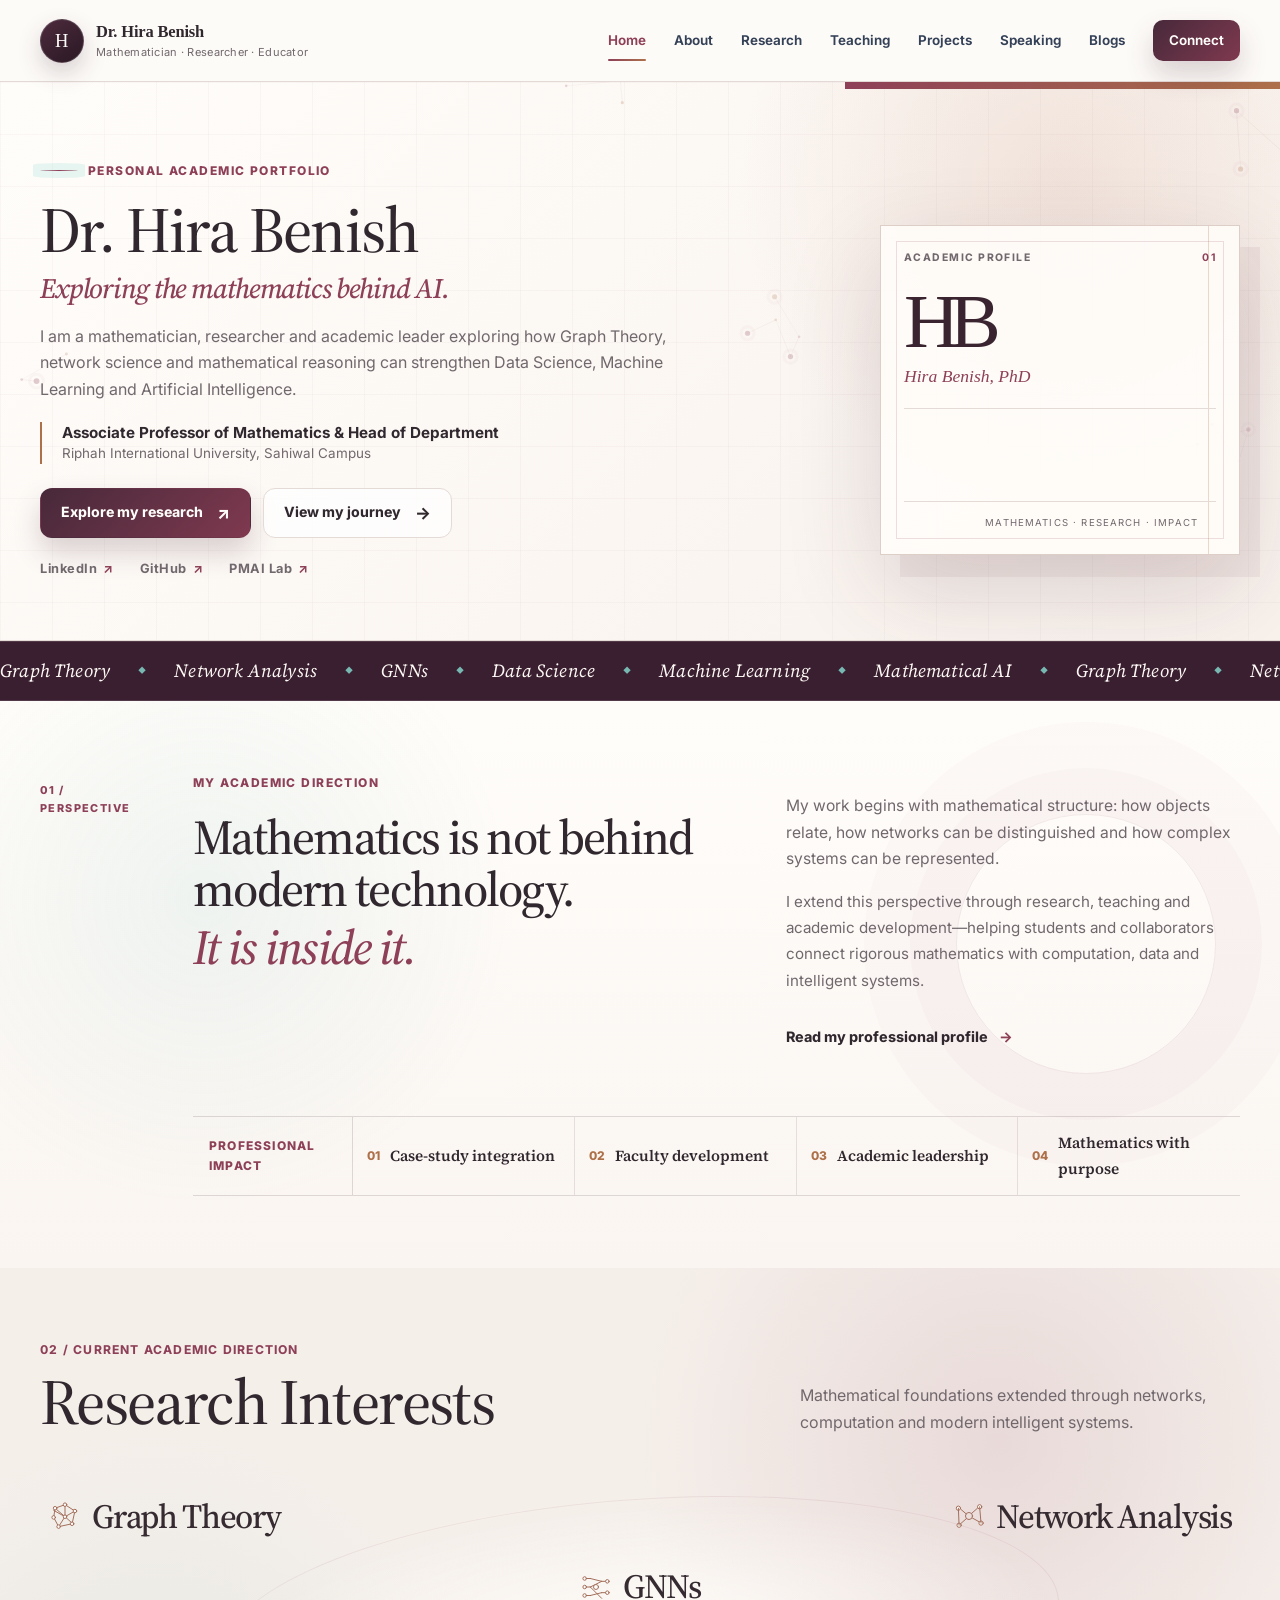
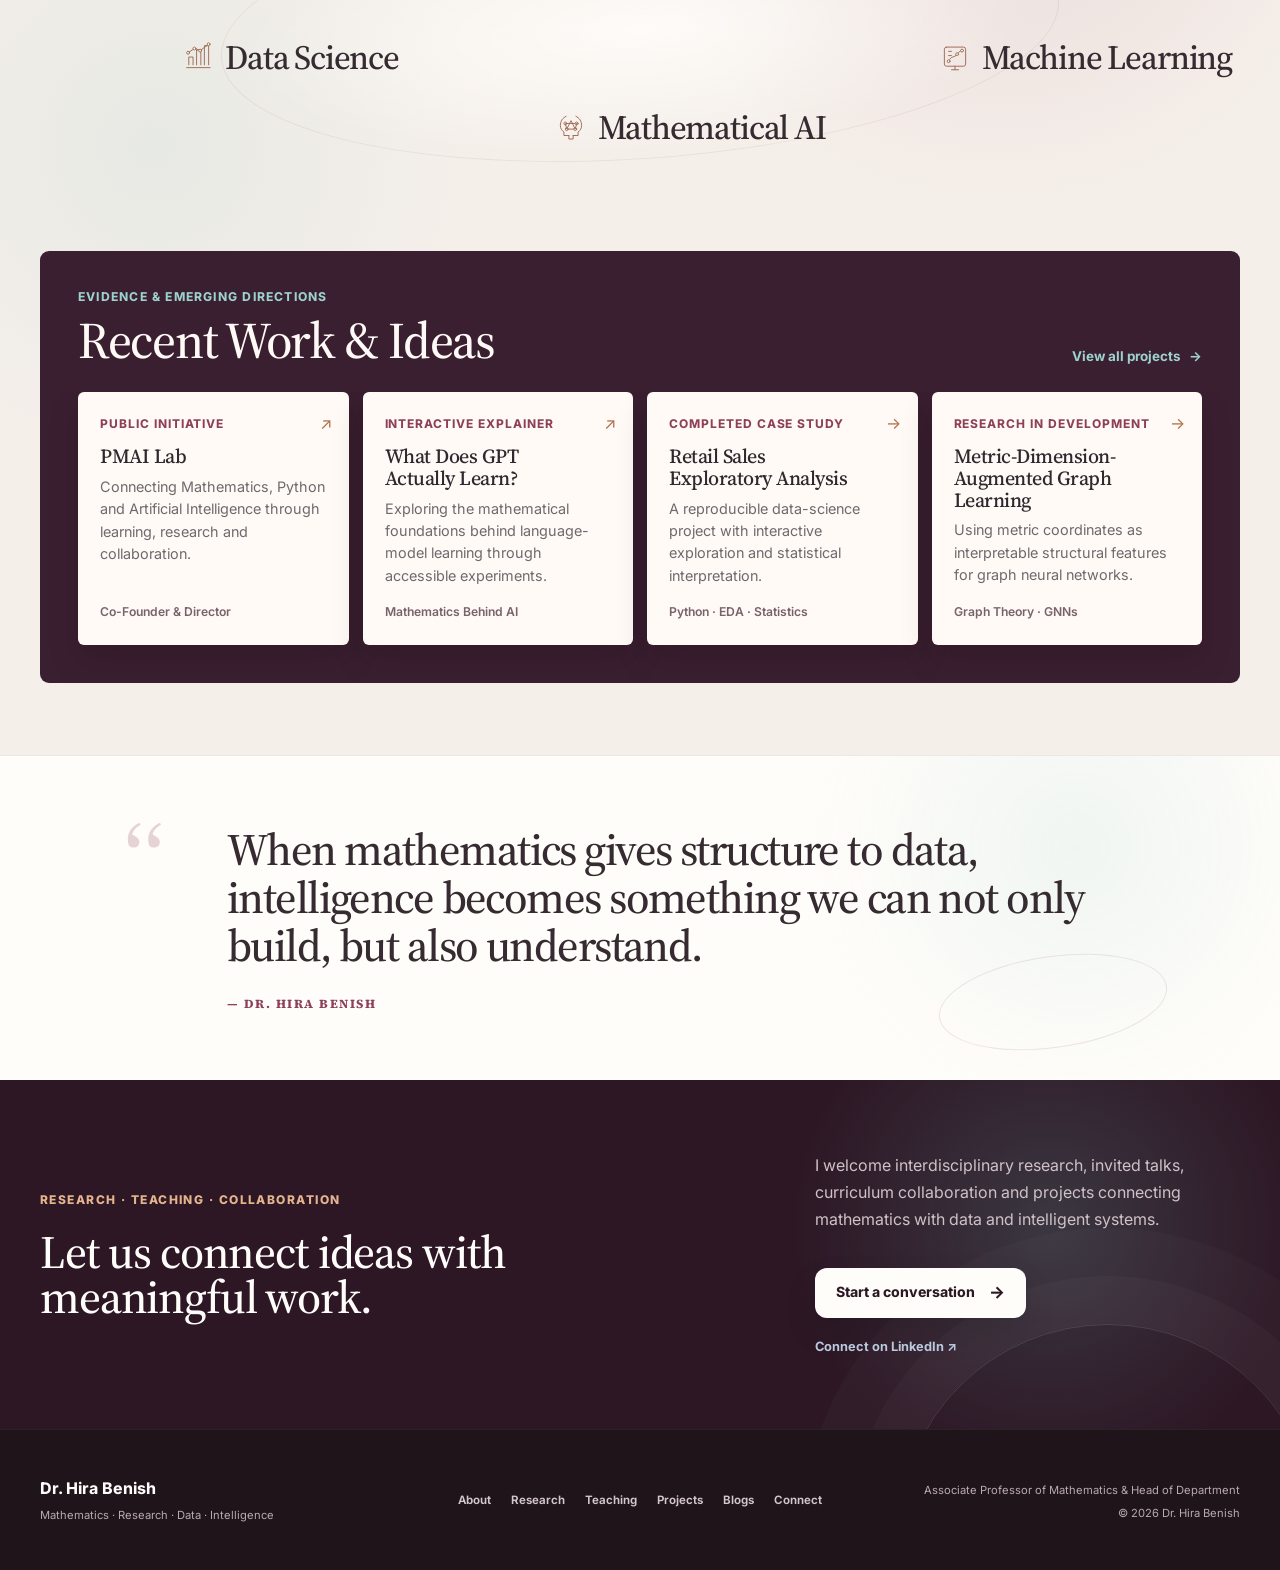
<file: index.html>
<!DOCTYPE html>
<html lang="en">
<head>
    <meta charset="UTF-8">
    <meta name="viewport" content="width=device-width, initial-scale=1.0">
    <meta name="description" content="Dr. Hira Benish is a mathematician, researcher and academic leader connecting Graph Theory and network analysis with Data Science and Artificial Intelligence.">
    <meta name="robots" content="index, follow, max-image-preview:large, max-snippet:-1, max-video-preview:-1">
    <meta name="author" content="Dr. Hira Benish">
    <meta name="theme-color" content="#35212f">
    <link rel="canonical" href="https://drhirabenish.github.io/">
    <link rel="icon" href="assets/favicon.svg" type="image/svg+xml">
    <meta property="og:type" content="website">
    <meta property="og:locale" content="en_US">
    <meta property="og:title" content="Dr. Hira Benish | Mathematics, Data Science & AI">
    <meta property="og:description" content="Academic portfolio of Dr. Hira Benish, connecting Graph Theory and network analysis with Data Science, Machine Learning and Artificial Intelligence.">
    <meta property="og:url" content="https://drhirabenish.github.io/">
    <meta property="og:site_name" content="Dr. Hira Benish">
    <meta name="twitter:card" content="summary">
    <meta name="twitter:title" content="Dr. Hira Benish | Mathematics, Data Science & AI">
    <meta name="twitter:description" content="Mathematics, Graph Theory and network analysis connected with Data Science, Machine Learning and Artificial Intelligence.">
    <title>Dr. Hira Benish | Mathematics, Data Science & AI</title>
    <link rel="preconnect" href="https://fonts.googleapis.com">
    <link rel="preconnect" href="https://fonts.gstatic.com" crossorigin>
    <link href="https://fonts.googleapis.com/css2?family=Inter:wght@400;500;600;700&amp;family=Source+Serif+4:opsz,wght@8..60,500;8..60,600&amp;display=swap" rel="stylesheet">
    <link rel="stylesheet" href="css/style.css?v=17">
    <link rel="stylesheet" href="css/home-overview.css?v=3">
    <link rel="stylesheet" href="css/home-kinetic-overrides.css?v=1">
    <script type="application/ld+json">
    {
        "@context": "https://schema.org",
        "@graph": [
            {
                "@type": "WebSite",
                "@id": "https://drhirabenish.github.io/#website",
                "url": "https://drhirabenish.github.io/",
                "name": "Dr. Hira Benish",
                "description": "Personal academic portfolio in Mathematics, Data Science, Machine Learning and Artificial Intelligence.",
                "inLanguage": "en",
                "publisher": {"@id": "https://drhirabenish.github.io/#person"}
            },
            {
                "@type": "ProfilePage",
                "@id": "https://drhirabenish.github.io/#webpage",
                "url": "https://drhirabenish.github.io/",
                "name": "Dr. Hira Benish | Mathematics, Data Science & AI",
                "description": "Academic portfolio of Dr. Hira Benish, connecting Graph Theory and network analysis with Data Science, Machine Learning and Artificial Intelligence.",
                "inLanguage": "en",
                "isPartOf": {"@id": "https://drhirabenish.github.io/#website"},
                "mainEntity": {"@id": "https://drhirabenish.github.io/#person"}
            },
            {
                "@type": "Person",
                "@id": "https://drhirabenish.github.io/#person",
                "name": "Dr. Hira Benish",
                "honorificPrefix": "Dr.",
                "jobTitle": "Associate Professor of Mathematics and Head of Department",
                "affiliation": {"@type": "CollegeOrUniversity", "name": "Riphah International University, Sahiwal Campus"},
                "url": "https://drhirabenish.github.io/",
                "sameAs": ["https://github.com/DrHiraBenish", "https://www.linkedin.com/in/dr-hira-benish/", "https://pmai.online"],
                "knowsAbout": ["Graph Theory", "Network Analysis", "Data Science", "Machine Learning", "Artificial Intelligence", "Mathematical AI", "Mathematics Education"]
            }
        ]
    }
    </script>
</head>
<body data-page="home">
    <a class="skip-link" href="#main-content">Skip to main content</a>
    <header class="site-header" id="site-header">
        <div class="container nav-shell">
            <a class="brand" href="index.html" aria-label="Dr. Hira Benish — Home"><span class="brand-mark" aria-hidden="true">H</span><span class="brand-copy"><strong>Dr. Hira Benish</strong><small>Mathematician · Researcher · Educator</small></span></a>
            <button class="nav-toggle" type="button" aria-expanded="false" aria-controls="primary-navigation"><span class="sr-only">Open navigation</span><span></span><span></span><span></span></button>
            <nav class="primary-nav" id="primary-navigation" aria-label="Primary navigation"><a data-nav="home" href="index.html">Home</a><a data-nav="about" href="about.html">About</a><a data-nav="research" href="research.html">Research</a><a data-nav="teaching" href="teaching.html">Teaching</a><a data-nav="projects" href="projects.html">Projects</a><a data-nav="speaking" href="speaking.html">Speaking</a><a data-nav="blogs" href="blogs.html">Blogs</a><a class="nav-cta" data-nav="contact" href="contact.html">Connect</a></nav>
        </div>
    </header>

    <main id="main-content">
        <section class="personal-hero">
            <canvas class="personal-network-canvas" aria-hidden="true"></canvas>
            <div class="container personal-hero-grid">
                <div class="personal-hero-copy" data-reveal>
                    <p class="eyebrow"><span></span> Personal academic portfolio</p>
                    <h1>Dr. Hira Benish<span>Exploring the mathematics behind AI.</span></h1>
                    <p class="personal-hero-intro">I am a mathematician, researcher and academic leader exploring how Graph Theory, network science and mathematical reasoning can strengthen Data Science, Machine Learning and Artificial Intelligence.</p>
                    <p class="personal-role"><strong>Associate Professor of Mathematics &amp; Head of Department</strong><span>Riphah International University, Sahiwal Campus</span></p>
                    <div class="hero-actions"><a class="button button-primary" href="research.html">Explore my research <span>↗</span></a><a class="button button-secondary" href="about.html">View my journey <span>→</span></a></div>
                    <div class="hero-links" aria-label="Professional profiles"><a href="https://www.linkedin.com/in/dr-hira-benish/" target="_blank" rel="noopener noreferrer">LinkedIn</a><a href="https://github.com/DrHiraBenish" target="_blank" rel="noopener noreferrer">GitHub</a><a href="https://pmai.online" target="_blank" rel="noopener noreferrer">PMAI Lab</a></div>
                </div>
                <aside class="profile-edition" data-reveal data-delay="120" data-tilt aria-label="Academic profile summary">
                    <div class="edition-top"><span>Academic profile</span><b>01</b></div>
                    <div class="edition-monogram" aria-hidden="true">HB</div>
                    <p class="edition-name">Hira Benish, PhD</p>
                    <div class="edition-reel" aria-label="Profile highlights"><ul><li><span>Current work</span><strong>Mathematics Behind AI</strong><small>Explanations, experiments and applied learning</small></li><li><span>Foundation</span><strong>PhD Mathematics</strong><small>Graph Theory specialization</small></li><li><span>Public initiative</span><strong>PMAI Lab</strong><small>Co-Founder &amp; Director</small></li><li><span>Experience</span><strong>8+ Years Teaching</strong><small>University education</small></li><li><span>Credential</span><strong>Google Data Analytics</strong><small>Analytical practice</small></li></ul></div>
                    <p class="edition-signature">Mathematics · Research · Impact</p>
                </aside>
            </div>
        </section>

        <div class="research-ribbon" aria-label="Research areas">
            <div class="research-ribbon-track">
                <span>Graph Theory</span><i>◆</i><span>Network Analysis</span><i>◆</i><span>GNNs</span><i>◆</i><span>Data Science</span><i>◆</i><span>Machine Learning</span><i>◆</i><span>Mathematical AI</span><i>◆</i>
                <span aria-hidden="true">Graph Theory</span><i aria-hidden="true">◆</i><span aria-hidden="true">Network Analysis</span><i aria-hidden="true">◆</i><span aria-hidden="true">GNNs</span><i aria-hidden="true">◆</i><span aria-hidden="true">Data Science</span><i aria-hidden="true">◆</i><span aria-hidden="true">Machine Learning</span><i aria-hidden="true">◆</i><span aria-hidden="true">Mathematical AI</span><i aria-hidden="true">◆</i>
            </div>
        </div>

        <section class="home-statement section-pad">
            <div class="container statement-layout">
                <p class="statement-index" data-reveal>01 / Perspective</p>
                <div data-reveal data-delay="70"><p class="section-kicker">My academic direction</p><h2>Mathematics is not behind modern technology. <span>It is inside it.</span></h2></div>
                <div class="statement-copy" data-reveal data-delay="130"><p class="lead-copy">My work begins with mathematical structure: how objects relate, how networks can be distinguished and how complex systems can be represented.</p><p>I extend this perspective through research, teaching and academic development—helping students and collaborators connect rigorous mathematics with computation, data and intelligent systems.</p><a class="text-link" href="about.html">Read my professional profile <span>→</span></a></div>
                <div class="professional-impact" aria-label="Professional impact" data-reveal>
                    <p>Professional impact</p>
                    <ul><li><span>01</span>Case-study integration</li><li><span>02</span>Faculty development</li><li id="program-leadership"><span>03</span>Academic leadership</li><li><span>04</span>Mathematics with purpose</li></ul>
                </div>
            </div>
        </section>

        <section class="home-overview section-pad" id="featured">
            <div class="container overview-panel">
                <header class="overview-heading" data-reveal>
                    <div><p class="overview-index">02 / Current academic direction</p><h2>Research Interests</h2></div>
                    <p>Mathematical foundations extended through networks, computation and modern intelligent systems.</p>
                </header>

                <ul class="interest-grid" aria-label="Research interests">
                    <li data-reveal>
                        <svg class="interest-icon" viewBox="0 0 48 48" aria-hidden="true"><path d="M10 13 24 8l14 9-4 18-19 4-7-13Z"/><path d="m10 13 14 12 14-8M24 8v17m-16-9 16 9 10 9M15 39l9-14"/><circle class="interest-node" cx="10" cy="13" r="2.5"/><circle class="interest-node" cx="24" cy="8" r="2.5"/><circle class="interest-node" cx="38" cy="17" r="2.5"/><circle class="interest-node" cx="34" cy="35" r="2.5"/><circle class="interest-node" cx="15" cy="39" r="2.5"/><circle class="interest-node" cx="8" cy="26" r="2.5"/><circle class="interest-node" cx="24" cy="25" r="2.5"/></svg>
                        <strong>Graph Theory</strong>
                    </li>
                    <li data-reveal data-delay="40">
                        <svg class="interest-icon" viewBox="0 0 48 48" aria-hidden="true"><circle cx="24" cy="24" r="5"/><circle class="interest-node" cx="9" cy="13" r="3"/><circle class="interest-node" cx="39" cy="11" r="3"/><circle class="interest-node" cx="41" cy="34" r="3"/><circle class="interest-node" cx="10" cy="37" r="3"/><path d="m13 15 7 6m8-1 8-7m-7 14 9 5m-18-4-8 7M9 13l1 24m29-26 2 23"/></svg>
                        <strong>Network Analysis</strong>
                    </li>
                    <li data-reveal data-delay="80">
                        <svg class="interest-icon" viewBox="0 0 48 48" aria-hidden="true"><path d="M8 12h8m-8 12h8M8 36h8m16-20h8m-8 16h8M16 12l16 4M16 24l16-8m-16 8 16 16m-16-4 16-4"/><circle class="interest-node" cx="8" cy="12" r="2.5"/><circle class="interest-node" cx="8" cy="24" r="2.5"/><circle class="interest-node" cx="8" cy="36" r="2.5"/><circle class="interest-node" cx="24" cy="24" r="3.5"/><circle class="interest-node" cx="40" cy="16" r="2.5"/><circle class="interest-node" cx="40" cy="32" r="2.5"/></svg>
                        <strong>GNNs</strong>
                    </li>
                    <li data-reveal data-delay="120">
                        <svg class="interest-icon" viewBox="0 0 48 48" aria-hidden="true"><path d="M8 39h33M11 35V24h6v11m5 0V14h6v21m5 0V8h6v27"/><path d="m10 18 9-6 8 3L39 6"/><circle class="interest-node" cx="10" cy="18" r="2"/><circle class="interest-node" cx="19" cy="12" r="2"/><circle class="interest-node" cx="27" cy="15" r="2"/><circle class="interest-node" cx="39" cy="6" r="2"/></svg>
                        <strong>Data Science</strong>
                    </li>
                    <li data-reveal data-delay="160">
                        <svg class="interest-icon" viewBox="0 0 48 48" aria-hidden="true"><rect x="9" y="10" width="30" height="27" rx="3"/><path d="M15 30c4-9 8-4 12-10 3-4 5-5 7-5M15 16h4m-4 6h4"/><circle class="interest-node" cx="15" cy="30" r="2"/><circle class="interest-node" cx="27" cy="20" r="2"/><circle class="interest-node" cx="34" cy="15" r="2"/><path d="M19 42h10M24 37v5"/></svg>
                        <strong>Machine Learning</strong>
                    </li>
                    <li data-reveal data-delay="200">
                        <svg class="interest-icon" viewBox="0 0 48 48" aria-hidden="true"><path d="M17 9c-5 2-8 7-8 13 0 4 2 7 5 9v5h7m10-27c5 2 8 7 8 13 0 4-2 7-5 9v5h-7M16 19h16M18 27h12M21 36v5h6v-5"/><circle class="interest-node" cx="16" cy="19" r="2"/><circle class="interest-node" cx="32" cy="19" r="2"/><circle class="interest-node" cx="18" cy="27" r="2"/><circle class="interest-node" cx="30" cy="27" r="2"/><path d="m16 19 2 8 6-12 6 12 2-8"/></svg>
                        <strong>Mathematical AI</strong>
                    </li>
                </ul>

                <div class="recent-work-heading" data-reveal>
                    <div><p class="overview-index">Evidence &amp; emerging directions</p><h2>Recent Work &amp; Ideas</h2></div>
                    <a href="projects.html">View all projects <span>→</span></a>
                </div>

                <div class="recent-work-grid">
                    <a class="recent-work-card" href="https://pmai.online" target="_blank" rel="noopener noreferrer" data-reveal>
                        <span class="work-type">Public initiative</span><h3>PMAI Lab</h3><p>Connecting Mathematics, Python and Artificial Intelligence through learning, research and collaboration.</p><small>Co-Founder &amp; Director</small><i aria-hidden="true">↗</i>
                    </a>
                    <a class="recent-work-card" href="https://pmai.online/blogs/what-does-gpt-actually-learn/" target="_blank" rel="noopener noreferrer" data-reveal data-delay="60">
                        <span class="work-type">Interactive explainer</span><h3>What Does GPT Actually Learn?</h3><p>Exploring the mathematical foundations behind language-model learning through accessible experiments.</p><small>Mathematics Behind AI</small><i aria-hidden="true">↗</i>
                    </a>
                    <a class="recent-work-card" href="projects/retail-sales-analysis/" data-reveal data-delay="120">
                        <span class="work-type">Completed case study</span><h3>Retail Sales Exploratory Analysis</h3><p>A reproducible data-science project with interactive exploration and statistical interpretation.</p><small>Python · EDA · Statistics</small><i aria-hidden="true">→</i>
                    </a>
                    <a class="recent-work-card" href="research.html" data-reveal data-delay="180">
                        <span class="work-type">Research in development</span><h3>Metric-Dimension-Augmented Graph Learning</h3><p>Using metric coordinates as interpretable structural features for graph neural networks.</p><small>Graph Theory · GNNs</small><i aria-hidden="true">→</i>
                    </a>
                </div>


            </div>
        </section>

        <section class="signature-quote" aria-labelledby="signature-quote-text">
            <div class="container signature-quote-inner" data-reveal>
                <span class="signature-quote-mark" aria-hidden="true">“</span>
                <blockquote>
                    <p id="signature-quote-text">When mathematics gives structure to data, intelligence becomes something we can not only build, but also understand.</p>
                    <footer>Dr. Hira Benish</footer>
                </blockquote>
                <span class="signature-quote-line" aria-hidden="true"></span>
            </div>
        </section>

        <section class="connect-home section-pad">
            <div class="container connect-shell"><div data-reveal><p class="section-kicker section-kicker-light">Research · Teaching · Collaboration</p><h2>Let us connect ideas with meaningful work.</h2></div><div class="connect-actions" data-reveal data-delay="100"><p>I welcome interdisciplinary research, invited talks, curriculum collaboration and projects connecting mathematics with data and intelligent systems.</p><a class="button button-light" href="contact.html">Start a conversation <span>→</span></a><a href="https://www.linkedin.com/in/dr-hira-benish/" target="_blank" rel="noopener noreferrer">Connect on LinkedIn ↗</a></div></div>
        </section>
    </main>

    <footer class="site-footer"><div class="container footer-layout"><div><a class="footer-brand" href="index.html">Dr. Hira Benish</a><p>Mathematics · Research · Data · Intelligence</p></div><nav aria-label="Footer navigation"><a href="about.html">About</a><a href="research.html">Research</a><a href="teaching.html">Teaching</a><a href="projects.html">Projects</a><a href="blogs.html">Blogs</a><a href="contact.html">Connect</a></nav><div class="footer-meta"><p>Associate Professor of Mathematics &amp; Head of Department</p><p>© <span data-current-year>2026</span> Dr. Hira Benish</p></div></div></footer>
    <script src="js/script.js?v=9"></script>
</body>
</html>
</file>
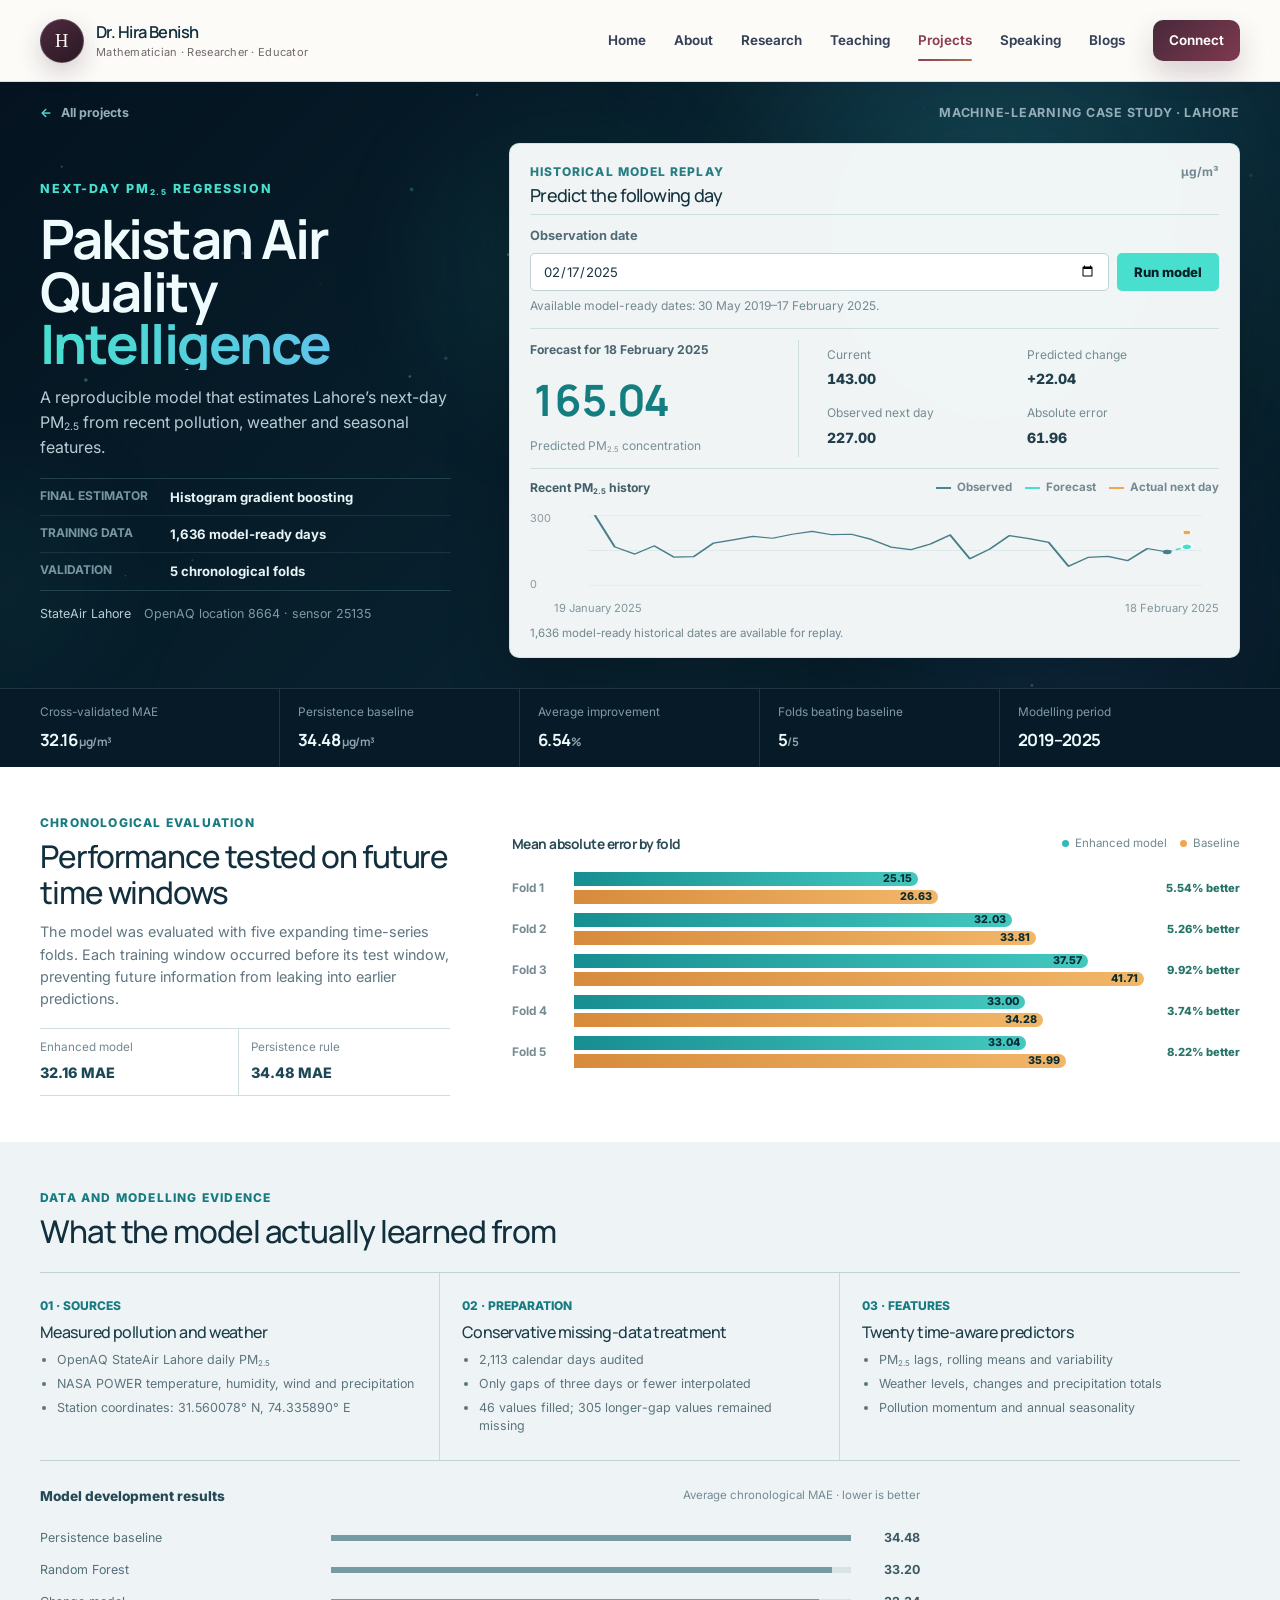
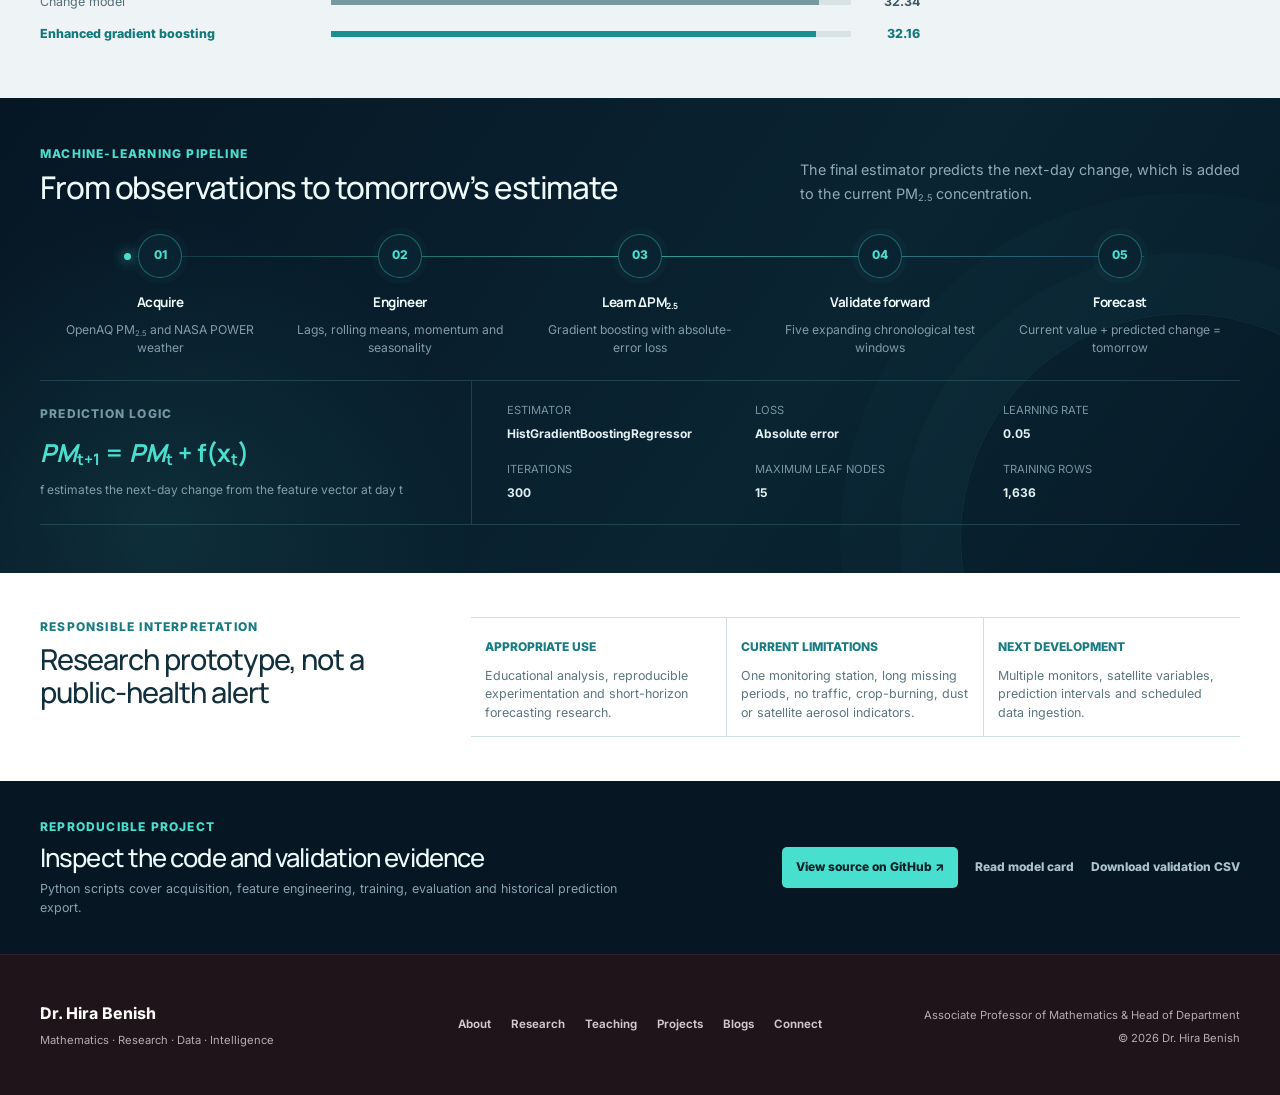
<file: projects/pakistan-air-quality-intelligence/index.html>
<!DOCTYPE html>
<html lang="en">
<head>
    <meta charset="UTF-8">
    <meta name="viewport" content="width=device-width, initial-scale=1.0">
    <meta name="description" content="Pakistan Air Quality Intelligence: an interactive next-day PM2.5 machine-learning case study for Lahore using OpenAQ, NASA POWER and chronological validation.">
    <meta name="robots" content="index, follow, max-image-preview:large, max-snippet:-1, max-video-preview:-1">
    <meta name="author" content="Dr. Hira Benish">
    <meta name="theme-color" content="#071a28">
    <link rel="canonical" href="https://drhirabenish.github.io/projects/pakistan-air-quality-intelligence/">
    <link rel="icon" href="../../assets/favicon.svg" type="image/svg+xml">
    <meta property="og:type" content="article">
    <meta property="og:locale" content="en_US">
    <meta property="og:title" content="Pakistan Air Quality Intelligence | Dr. Hira Benish">
    <meta property="og:description" content="Explore a reproducible next-day PM2.5 prediction model and its chronological validation for Lahore.">
    <meta property="og:url" content="https://drhirabenish.github.io/projects/pakistan-air-quality-intelligence/">
    <meta property="og:site_name" content="Dr. Hira Benish">
    <meta name="twitter:card" content="summary">
    <meta name="twitter:title" content="Pakistan Air Quality Intelligence | Dr. Hira Benish">
    <meta name="twitter:description" content="An interactive Machine Learning case study for next-day PM2.5 prediction in Lahore.">
    <title>Pakistan Air Quality Intelligence | Dr. Hira Benish</title>
    <link rel="preconnect" href="https://fonts.googleapis.com">
    <link rel="preconnect" href="https://fonts.gstatic.com" crossorigin>
    <link href="https://fonts.googleapis.com/css2?family=Inter:wght@400;500;600;700&amp;family=Manrope:wght@500;600;700;800&amp;display=swap" rel="stylesheet">
    <link rel="stylesheet" href="../../css/style.css?v=19">
    <link rel="stylesheet" href="project.css?v=9">
    <script type="application/ld+json">{"@context":"https://schema.org","@type":"TechArticle","headline":"Pakistan Air Quality Intelligence","url":"https://drhirabenish.github.io/projects/pakistan-air-quality-intelligence/","description":"An interactive next-day PM2.5 Machine Learning case study for Lahore using OpenAQ, NASA POWER and chronological validation.","inLanguage":"en","mainEntityOfPage":"https://drhirabenish.github.io/projects/pakistan-air-quality-intelligence/","author":{"@id":"https://drhirabenish.github.io/#person"},"isPartOf":{"@id":"https://drhirabenish.github.io/#website"},"about":["Air Quality","PM2.5","Machine Learning","Data Science","Lahore"]}</script>
</head>
<body data-page="projects" class="aq-ml-page">
    <a class="skip-link" href="#main-content">Skip to main content</a>
    <header class="site-header" id="site-header">
        <div class="container nav-shell">
            <a class="brand" href="../../index.html" aria-label="Dr. Hira Benish — Home"><span class="brand-mark" aria-hidden="true">H</span><span class="brand-copy"><strong>Dr. Hira Benish</strong><small>Mathematician · Researcher · Educator</small></span></a>
            <button class="nav-toggle" type="button" aria-expanded="false" aria-controls="primary-navigation"><span class="sr-only">Open navigation</span><span></span><span></span><span></span></button>
            <nav class="primary-nav" id="primary-navigation" aria-label="Primary navigation"><a data-nav="home" href="../../index.html">Home</a><a data-nav="about" href="../../about.html">About</a><a data-nav="research" href="../../research.html">Research</a><a data-nav="teaching" href="../../teaching.html">Teaching</a><a data-nav="projects" href="../../projects.html">Projects</a><a data-nav="speaking" href="../../speaking.html">Speaking</a><a data-nav="blogs" href="../../blogs.html">Blogs</a><a class="nav-cta" data-nav="contact" href="../../contact.html">Connect</a></nav>
        </div>
    </header>

    <main id="main-content">
        <section class="forecast-stage">
            <canvas class="airfield" data-airfield aria-hidden="true"></canvas>
            <div class="forecast-aurora" aria-hidden="true"><i></i><i></i><i></i></div>
            <div class="container">
                <div class="forecast-topline">
                    <a href="../../projects.html"><span>←</span> All projects</a>
                    <p>Machine-learning case study · Lahore</p>
                </div>

                <div class="forecast-layout">
                    <header class="forecast-intro">
                        <p class="forecast-eyebrow">Next-day PM<sub>2.5</sub> regression</p>
                        <h1>Pakistan Air Quality <span>Intelligence</span></h1>
                        <p class="forecast-deck">A reproducible model that estimates Lahore’s next-day PM<sub>2.5</sub> from recent pollution, weather and seasonal features.</p>
                        <dl class="forecast-facts">
                            <div><dt>Final estimator</dt><dd>Histogram gradient boosting</dd></div>
                            <div><dt>Training data</dt><dd>1,636 model-ready days</dd></div>
                            <div><dt>Validation</dt><dd>5 chronological folds</dd></div>
                        </dl>
                        <p class="station-note"><span>StateAir Lahore</span> OpenAQ location 8664 · sensor 25135</p>
                    </header>

                    <section class="prediction-workbench" aria-labelledby="forecast-console-title">
                        <div class="workbench-heading">
                            <div><p>Historical model replay</p><h2 id="forecast-console-title">Predict the following day</h2></div>
                            <span>µg/m³</span>
                        </div>

                        <form class="forecast-form" data-forecast-form>
                            <label for="observation-date">Observation date</label>
                            <div><input id="observation-date" name="observation-date" type="date" value="2025-02-17" min="2019-05-30" max="2025-02-17" required><button type="submit">Run model</button></div>
                            <small>Available model-ready dates: 30 May 2019–17 February 2025.</small>
                        </form>

                        <div class="forecast-result" aria-live="polite">
                            <div class="primary-reading">
                                <span data-forecast-date>Forecast for 18 February 2025</span>
                                <strong data-predicted-pm>165.04</strong>
                                <small>Predicted PM<sub>2.5</sub> concentration</small>
                            </div>
                            <dl class="supporting-readings">
                                <div><dt>Current</dt><dd><span data-current-pm>143.00</span></dd></div>
                                <div><dt>Predicted change</dt><dd><span data-predicted-change>+22.04</span></dd></div>
                                <div><dt>Observed next day</dt><dd><span data-actual-pm>227.00</span></dd></div>
                                <div><dt>Absolute error</dt><dd><span data-error-label>61.96</span></dd></div>
                            </dl>
                        </div>

                        <figure class="history-chart">
                            <figcaption><span>Recent PM<sub>2.5</sub> history</span><span class="chart-legend"><i></i>Observed <i></i>Forecast <i></i>Actual next day</span></figcaption>
                            <div class="chart-frame">
                                <span class="axis-high" data-chart-high>250</span>
                                <span class="axis-low">0</span>
                                <svg viewBox="0 0 620 168" preserveAspectRatio="none" data-history-chart role="img" aria-label="Recent observed PM2.5 values with the selected next-day model forecast">
                                    <path class="chart-grid" d="M34 20 H604 M34 82 H604 M34 144 H604"></path>
                                    <path class="observed-line" data-observed-path></path>
                                    <path class="forecast-segment" data-forecast-segment></path>
                                    <circle class="current-point" data-current-point r="4"></circle>
                                    <circle class="forecast-point" data-forecast-point r="5"></circle>
                                    <circle class="actual-point" data-actual-point r="4"></circle>
                                </svg>
                            </div>
                            <div class="chart-dates"><span data-chart-start>19 January 2025</span><span data-chart-end>18 February 2025</span></div>
                        </figure>

                        <p class="console-message" data-console-message>Historical replay from the final fitted model. Out-of-sample performance is reported through chronological validation below.</p>
                    </section>
                </div>
            </div>
        </section>

        <section class="evidence-strip" aria-label="Core model evidence">
            <div class="container evidence-grid">
                <div><span>Cross-validated MAE</span><strong>32.16 <small>µg/m³</small></strong></div>
                <div><span>Persistence baseline</span><strong>34.48 <small>µg/m³</small></strong></div>
                <div><span>Average improvement</span><strong>6.54<small>%</small></strong></div>
                <div><span>Folds beating baseline</span><strong>5<small>/5</small></strong></div>
                <div><span>Modelling period</span><strong>2019–2025</strong></div>
            </div>
        </section>

        <section class="validation-section" aria-labelledby="validation-title">
            <div class="container validation-layout">
                <div class="section-copy">
                    <p>Chronological evaluation</p>
                    <h2 id="validation-title">Performance tested on future time windows</h2>
                    <p>The model was evaluated with five expanding time-series folds. Each training window occurred before its test window, preventing future information from leaking into earlier predictions.</p>
                    <dl class="validation-summary"><div><dt>Enhanced model</dt><dd>32.16 MAE</dd></div><div><dt>Persistence rule</dt><dd>34.48 MAE</dd></div></dl>
                </div>

                <figure class="fold-chart" aria-labelledby="fold-chart-title">
                    <figcaption id="fold-chart-title"><strong>Mean absolute error by fold</strong><span><i></i>Enhanced model <i></i>Baseline</span></figcaption>
                    <div class="fold-row"><b>Fold 1</b><div><i class="model-bar" style="--bar:59.9%"><span>25.15</span></i><i class="baseline-bar" style="--bar:63.4%"><span>26.63</span></i></div><em>5.54% better</em></div>
                    <div class="fold-row"><b>Fold 2</b><div><i class="model-bar" style="--bar:76.3%"><span>32.03</span></i><i class="baseline-bar" style="--bar:80.5%"><span>33.81</span></i></div><em>5.26% better</em></div>
                    <div class="fold-row"><b>Fold 3</b><div><i class="model-bar" style="--bar:89.5%"><span>37.57</span></i><i class="baseline-bar" style="--bar:99.3%"><span>41.71</span></i></div><em>9.92% better</em></div>
                    <div class="fold-row"><b>Fold 4</b><div><i class="model-bar" style="--bar:78.6%"><span>33.00</span></i><i class="baseline-bar" style="--bar:81.6%"><span>34.28</span></i></div><em>3.74% better</em></div>
                    <div class="fold-row"><b>Fold 5</b><div><i class="model-bar" style="--bar:78.7%"><span>33.04</span></i><i class="baseline-bar" style="--bar:85.7%"><span>35.99</span></i></div><em>8.22% better</em></div>
                </figure>
            </div>
        </section>

        <section class="evidence-section" aria-labelledby="evidence-title">
            <div class="container">
                <div class="section-heading"><p>Data and modelling evidence</p><h2 id="evidence-title">What the model actually learned from</h2></div>
                <div class="evidence-columns">
                    <article><span>01 · Sources</span><h3>Measured pollution and weather</h3><ul><li>OpenAQ StateAir Lahore daily PM<sub>2.5</sub></li><li>NASA POWER temperature, humidity, wind and precipitation</li><li>Station coordinates: 31.560078° N, 74.335890° E</li></ul></article>
                    <article><span>02 · Preparation</span><h3>Conservative missing-data treatment</h3><ul><li>2,113 calendar days audited</li><li>Only gaps of three days or fewer interpolated</li><li>46 values filled; 305 longer-gap values remained missing</li></ul></article>
                    <article><span>03 · Features</span><h3>Twenty time-aware predictors</h3><ul><li>PM<sub>2.5</sub> lags, rolling means and variability</li><li>Weather levels, changes and precipitation totals</li><li>Pollution momentum and annual seasonality</li></ul></article>
                </div>

                <div class="model-results">
                    <div class="results-heading"><span>Model development results</span><small>Average chronological MAE · lower is better</small></div>
                    <div class="result-row"><span>Persistence baseline</span><i><b style="--result:100%"></b></i><strong>34.48</strong></div>
                    <div class="result-row"><span>Random Forest</span><i><b style="--result:96.3%"></b></i><strong>33.20</strong></div>
                    <div class="result-row"><span>Change model</span><i><b style="--result:93.8%"></b></i><strong>32.34</strong></div>
                    <div class="result-row is-selected"><span>Enhanced gradient boosting</span><i><b style="--result:93.3%"></b></i><strong>32.16</strong></div>
                </div>
            </div>
        </section>

        <section class="model-workflow" aria-labelledby="workflow-title">
            <div class="container">
                <div class="workflow-heading"><div><p>Machine-learning pipeline</p><h2 id="workflow-title">From observations to tomorrow’s estimate</h2></div><p>The final estimator predicts the next-day change, which is added to the current PM<sub>2.5</sub> concentration.</p></div>
                <ol class="workflow-track">
                    <li><span>01</span><div><strong>Acquire</strong><p>OpenAQ PM<sub>2.5</sub> and NASA POWER weather</p></div></li>
                    <li><span>02</span><div><strong>Engineer</strong><p>Lags, rolling means, momentum and seasonality</p></div></li>
                    <li><span>03</span><div><strong>Learn ΔPM<sub>2.5</sub></strong><p>Gradient boosting with absolute-error loss</p></div></li>
                    <li><span>04</span><div><strong>Validate forward</strong><p>Five expanding chronological test windows</p></div></li>
                    <li><span>05</span><div><strong>Forecast</strong><p>Current value + predicted change = tomorrow</p></div></li>
                </ol>

                <div class="model-specification">
                    <div class="spec-code" aria-label="Prediction equation"><span>Prediction logic</span><p><i>PM</i><sub>t+1</sub> = <i>PM</i><sub>t</sub> + f(<b>x</b><sub>t</sub>)</p><small>f estimates the next-day change from the feature vector at day t</small></div>
                    <dl><div><dt>Estimator</dt><dd>HistGradientBoostingRegressor</dd></div><div><dt>Loss</dt><dd>Absolute error</dd></div><div><dt>Learning rate</dt><dd>0.05</dd></div><div><dt>Iterations</dt><dd>300</dd></div><div><dt>Maximum leaf nodes</dt><dd>15</dd></div><div><dt>Training rows</dt><dd>1,636</dd></div></dl>
                </div>
            </div>
        </section>

        <section class="responsible-model" aria-labelledby="responsible-title">
            <div class="container responsible-layout">
                <div class="responsible-heading"><p>Responsible interpretation</p><h2 id="responsible-title">Research prototype, not a public-health alert</h2></div>
                <div class="responsible-columns">
                    <article><span>Appropriate use</span><p>Educational analysis, reproducible experimentation and short-horizon forecasting research.</p></article>
                    <article><span>Current limitations</span><p>One monitoring station, long missing periods, no traffic, crop-burning, dust or satellite aerosol indicators.</p></article>
                    <article><span>Next development</span><p>Multiple monitors, satellite variables, prediction intervals and scheduled data ingestion.</p></article>
                </div>
            </div>
        </section>

        <section class="project-source" aria-labelledby="source-title">
            <div class="container source-shell">
                <div><p>Reproducible project</p><h2 id="source-title">Inspect the code and validation evidence</h2><span>Python scripts cover acquisition, feature engineering, training, evaluation and historical prediction export.</span></div>
                <div class="source-actions"><a class="source-primary" href="https://github.com/DrHiraBenish/DrHiraBenish.github.io/tree/main/project-code/pakistan-air-quality-intelligence" target="_blank" rel="noopener noreferrer">View source on GitHub <span>↗</span></a><a href="https://github.com/DrHiraBenish/DrHiraBenish.github.io/blob/main/project-code/pakistan-air-quality-intelligence/MODEL_CARD.md" target="_blank" rel="noopener noreferrer">Read model card</a><a href="../../project-code/pakistan-air-quality-intelligence/reports/enhanced_model_cv_results.csv" download>Download validation CSV</a></div>
            </div>
        </section>
    </main>

    <footer class="site-footer"><div class="container footer-layout"><div><a class="footer-brand" href="../../index.html">Dr. Hira Benish</a><p>Mathematics · Research · Data · Intelligence</p></div><nav aria-label="Footer navigation"><a href="../../about.html">About</a><a href="../../research.html">Research</a><a href="../../teaching.html">Teaching</a><a href="../../projects.html">Projects</a><a href="../../blogs.html">Blogs</a><a href="../../contact.html">Connect</a></nav><div class="footer-meta"><p>Associate Professor of Mathematics &amp; Head of Department</p><p>© <span data-current-year>2026</span> Dr. Hira Benish</p></div></div></footer>
    <script src="../../js/script.js?v=9"></script>
    <script src="project.js?v=9"></script>
</body>
</html>
</file>
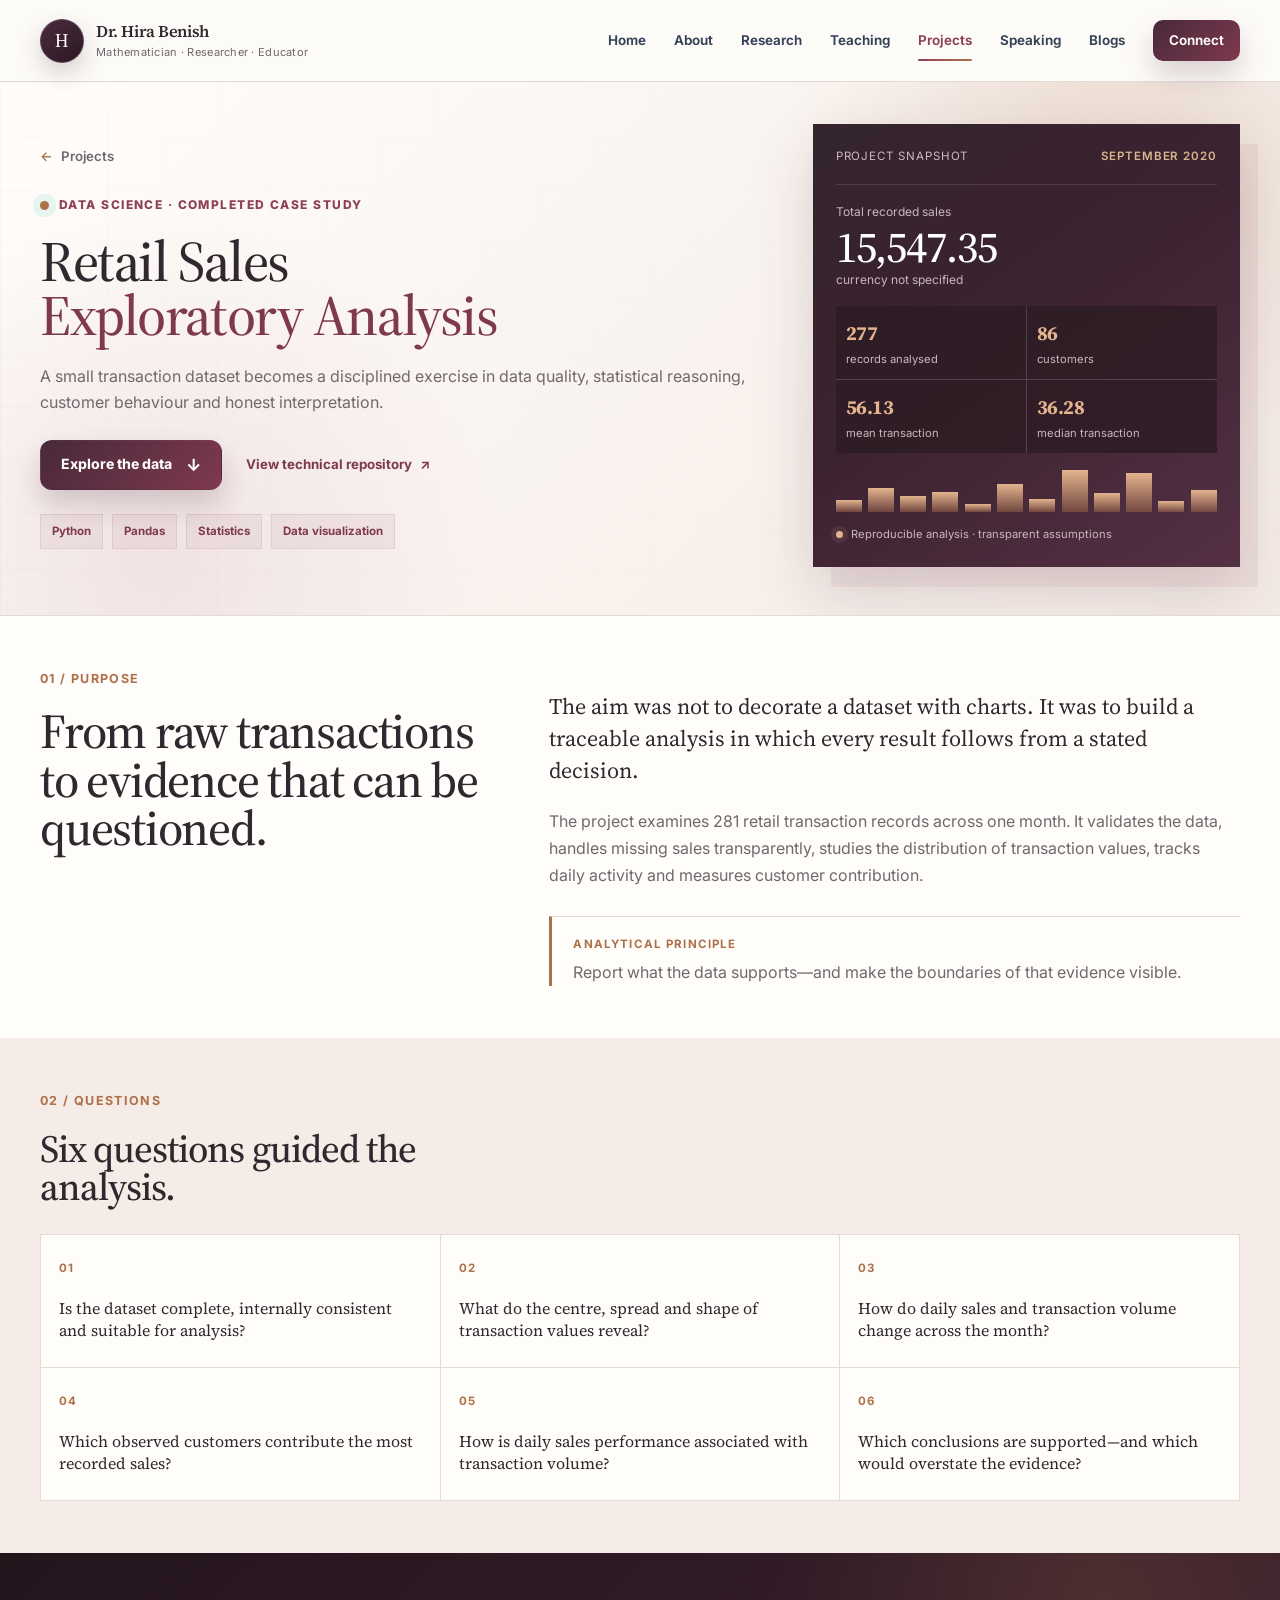
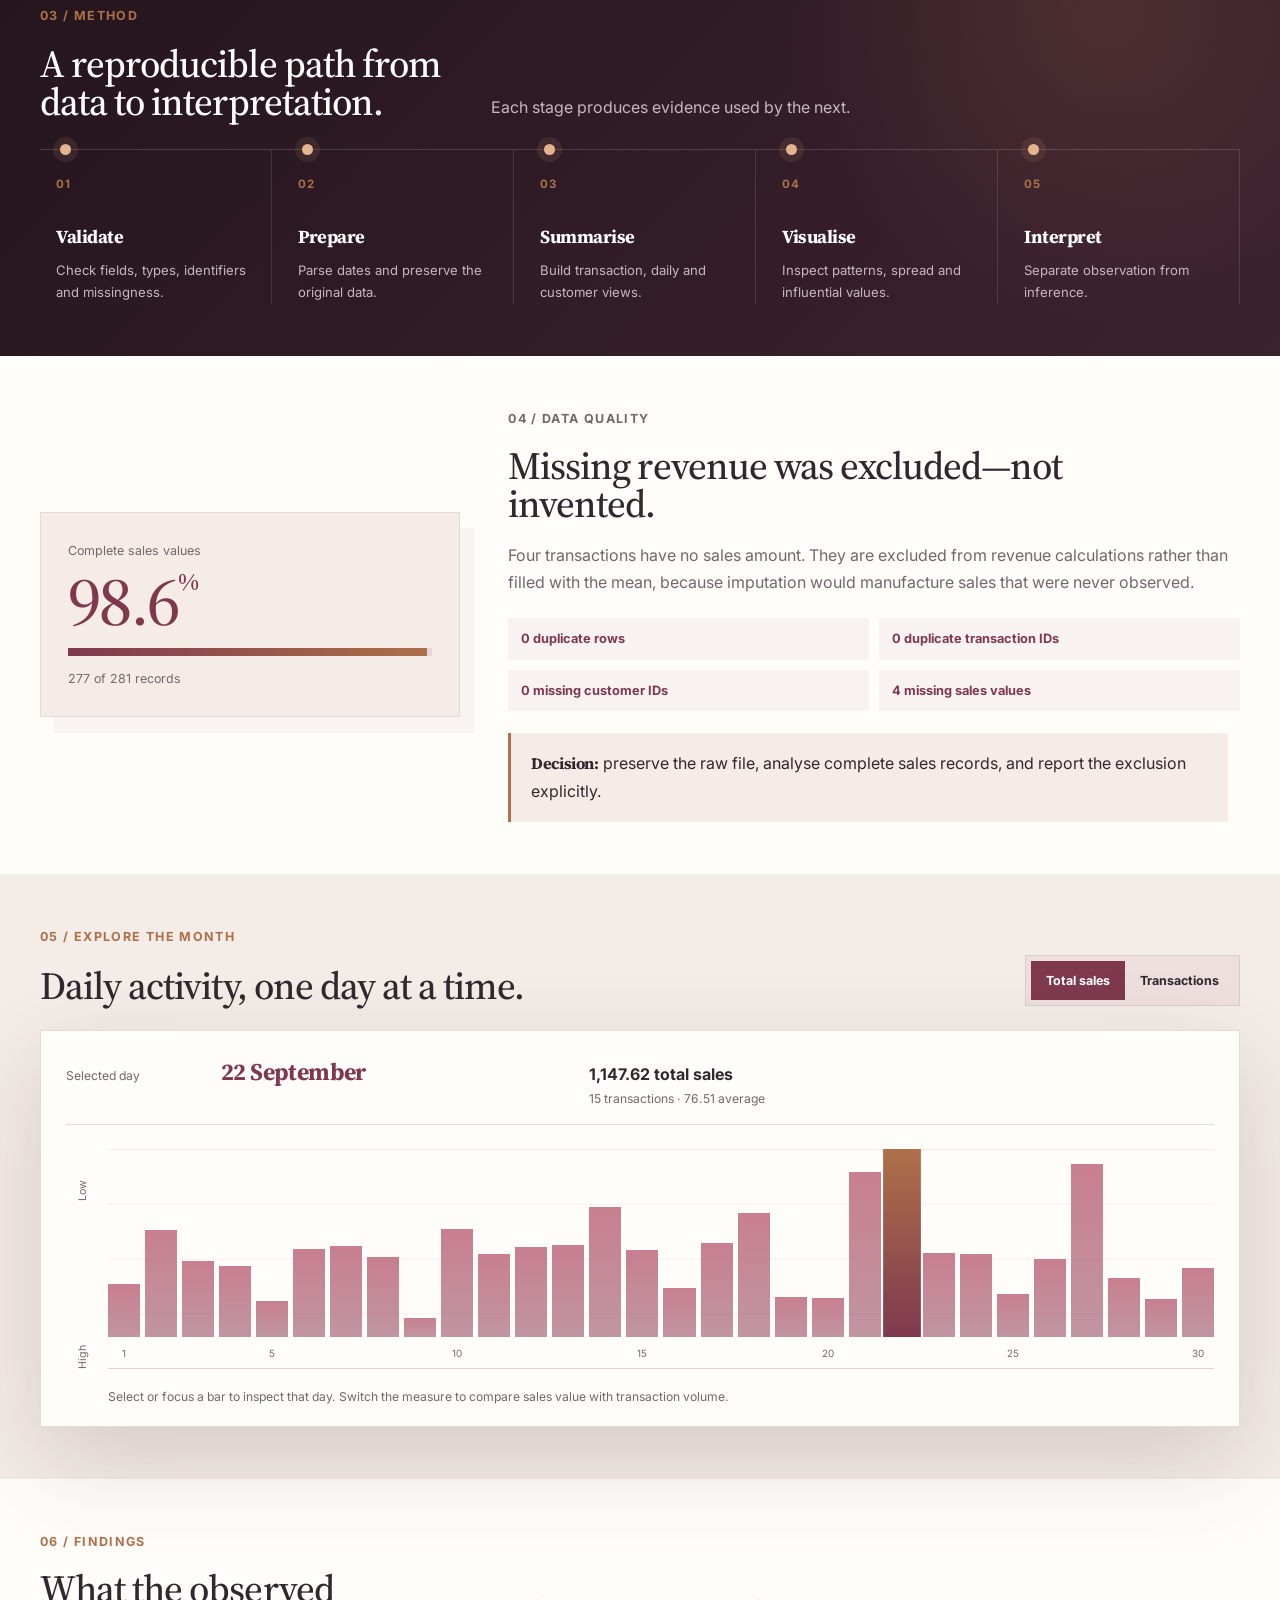
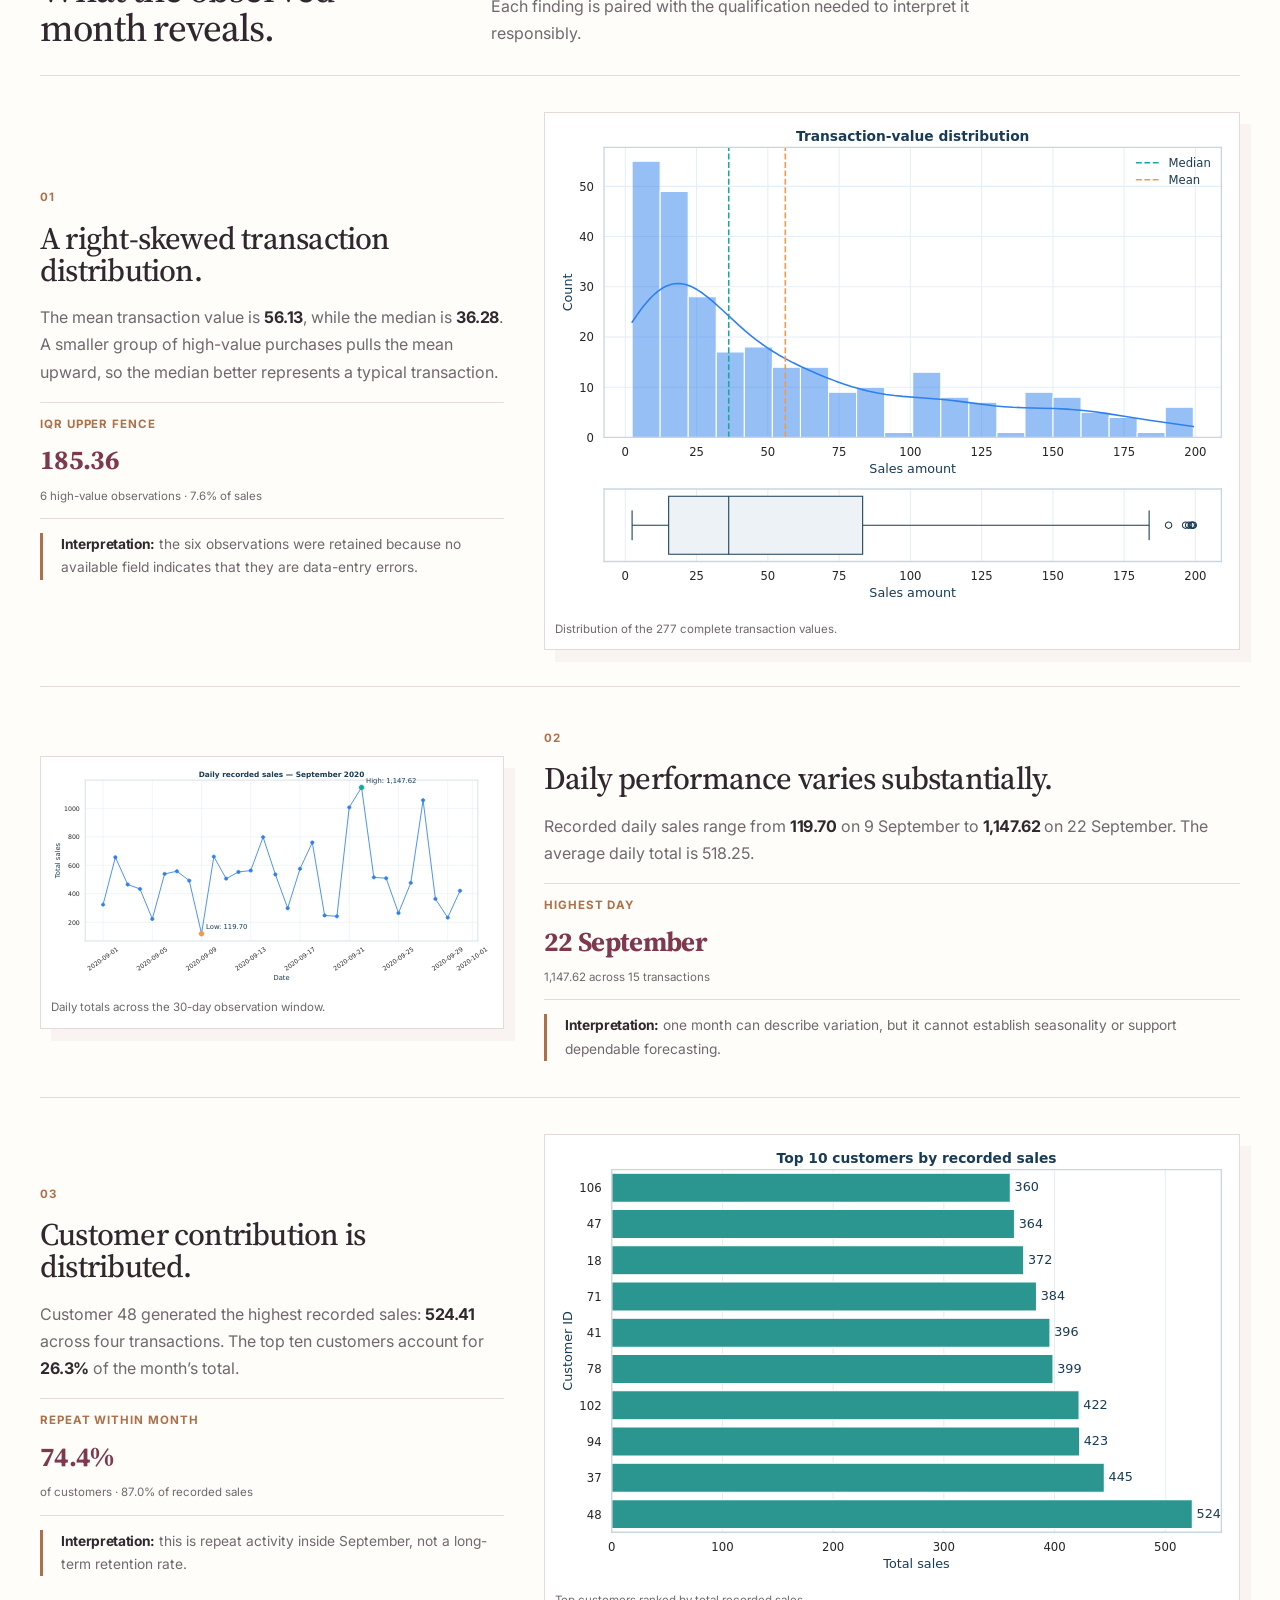
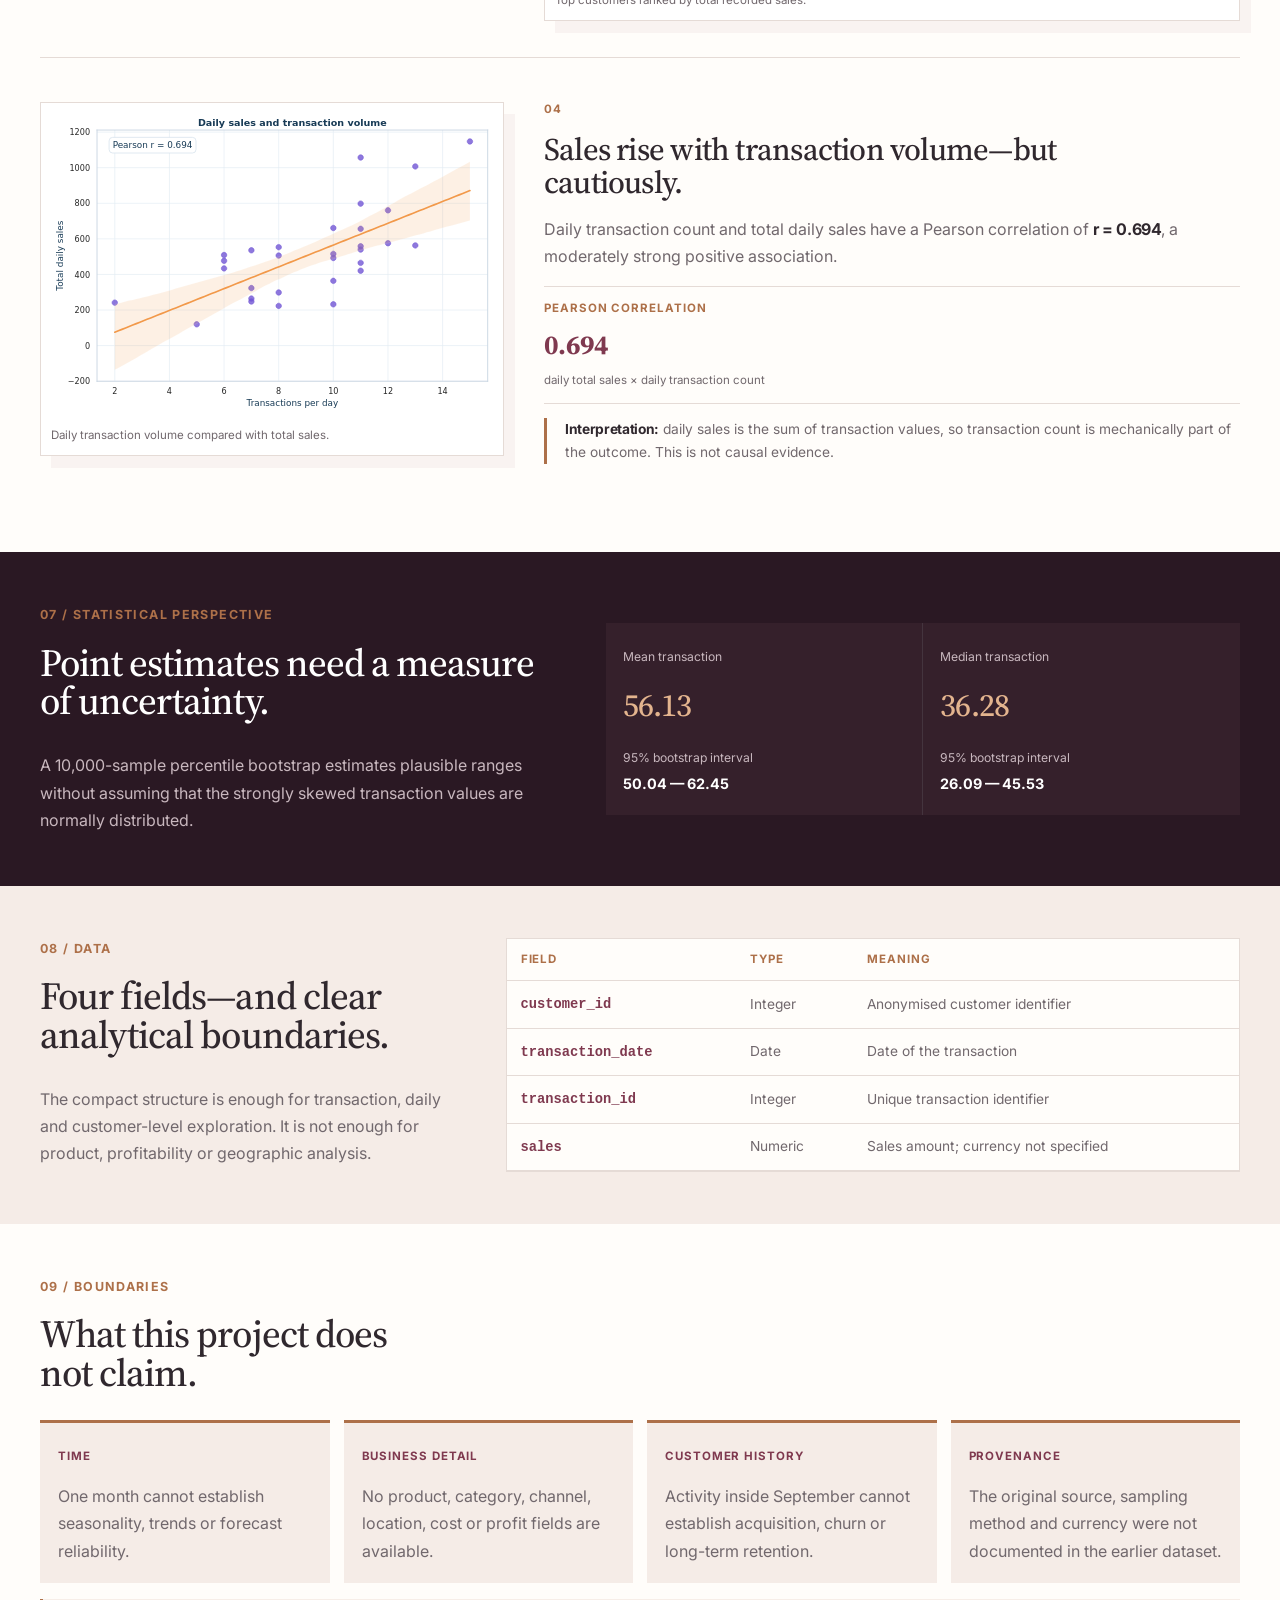
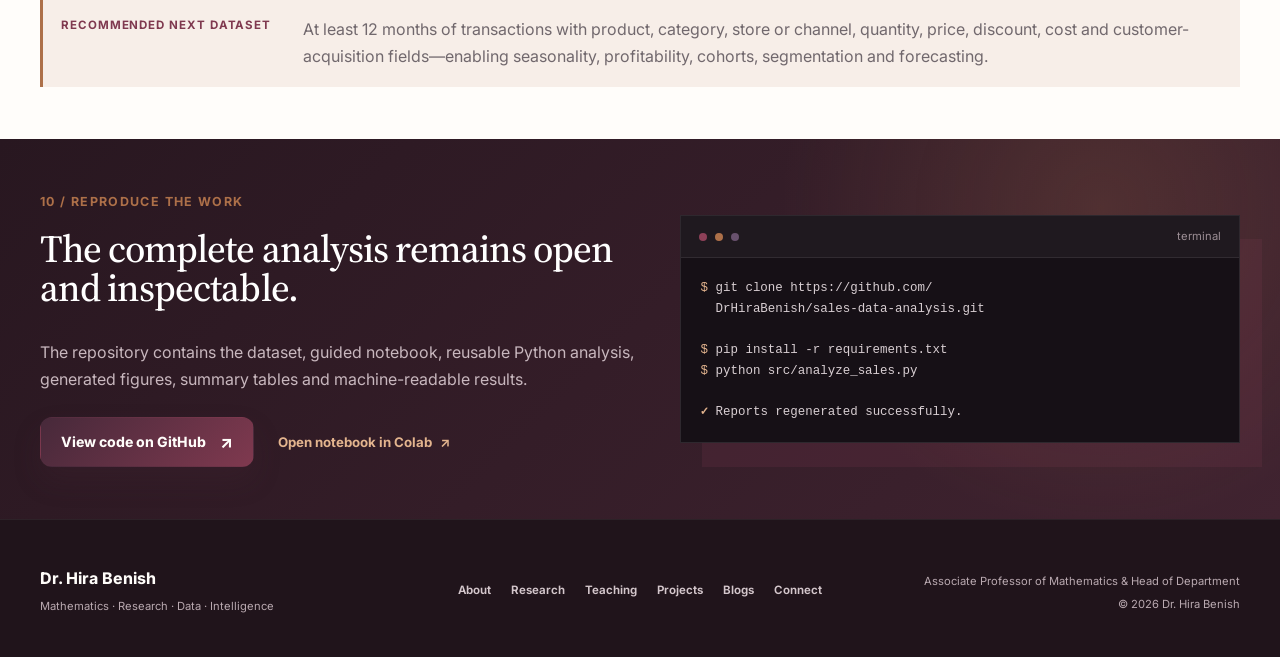
<file: projects/retail-sales-analysis/index.html>
<!DOCTYPE html>
<html lang="en">
<head>
    <meta charset="UTF-8">
    <meta name="viewport" content="width=device-width, initial-scale=1.0">
    <meta name="description" content="Retail sales Data Science case study by Dr. Hira Benish covering data quality, transaction patterns, customer contribution and statistical interpretation.">
    <meta name="robots" content="index, follow, max-image-preview:large, max-snippet:-1, max-video-preview:-1">
    <meta name="author" content="Dr. Hira Benish">
    <meta name="theme-color" content="#35212f">
    <link rel="canonical" href="https://drhirabenish.github.io/projects/retail-sales-analysis/">
    <link rel="icon" href="../../assets/favicon.svg" type="image/svg+xml">
    <meta property="og:type" content="article">
    <meta property="og:locale" content="en_US">
    <meta property="og:title" content="Retail Sales Exploratory Analysis | Dr. Hira Benish">
    <meta property="og:description" content="From 281 transaction records to reproducible evidence: an accessible data-science case study with interactive exploration and qualified conclusions.">
    <meta property="og:url" content="https://drhirabenish.github.io/projects/retail-sales-analysis/">
    <meta property="og:site_name" content="Dr. Hira Benish">
    <meta name="twitter:card" content="summary">
    <meta name="twitter:title" content="Retail Sales Exploratory Analysis | Dr. Hira Benish">
    <meta name="twitter:description" content="A reproducible Data Science case study covering data quality, sales patterns and statistical interpretation.">
    <title>Retail Sales Exploratory Analysis | Dr. Hira Benish</title>
    <link rel="preconnect" href="https://fonts.googleapis.com">
    <link rel="preconnect" href="https://fonts.gstatic.com" crossorigin>
    <link href="https://fonts.googleapis.com/css2?family=Inter:wght@400;500;600;700&amp;family=Source+Serif+4:opsz,wght@8..60,500;8..60,600&amp;display=swap" rel="stylesheet">
    <link rel="stylesheet" href="../../css/style.css?v=17">
    <link rel="stylesheet" href="project.css?v=2">
    <script type="application/ld+json">{"@context":"https://schema.org","@type":"TechArticle","headline":"Retail Sales Exploratory Analysis","url":"https://drhirabenish.github.io/projects/retail-sales-analysis/","description":"A reproducible retail sales Data Science case study covering data quality, transaction patterns and statistical interpretation.","inLanguage":"en","mainEntityOfPage":"https://drhirabenish.github.io/projects/retail-sales-analysis/","author":{"@id":"https://drhirabenish.github.io/#person"},"isPartOf":{"@id":"https://drhirabenish.github.io/#website"},"about":["Data Science","Exploratory Data Analysis","Python","Statistics"]}</script>
</head>
<body data-page="projects" class="retail-case-study">
    <a class="skip-link" href="#main-content">Skip to main content</a>
    <header class="site-header" id="site-header">
        <div class="container nav-shell">
            <a class="brand" href="../../index.html" aria-label="Dr. Hira Benish — Home"><span class="brand-mark" aria-hidden="true">H</span><span class="brand-copy"><strong>Dr. Hira Benish</strong><small>Mathematician · Researcher · Educator</small></span></a>
            <button class="nav-toggle" type="button" aria-expanded="false" aria-controls="primary-navigation"><span class="sr-only">Open navigation</span><span></span><span></span><span></span></button>
            <nav class="primary-nav" id="primary-navigation" aria-label="Primary navigation"><a data-nav="home" href="../../index.html">Home</a><a data-nav="about" href="../../about.html">About</a><a data-nav="research" href="../../research.html">Research</a><a data-nav="teaching" href="../../teaching.html">Teaching</a><a data-nav="projects" href="../../projects.html">Projects</a><a data-nav="speaking" href="../../speaking.html">Speaking</a><a data-nav="blogs" href="../../blogs.html">Blogs</a><a class="nav-cta" data-nav="contact" href="../../contact.html">Connect</a></nav>
        </div>
    </header>

    <main id="main-content">
        <section class="case-hero">
            <div class="case-grid" aria-hidden="true"></div>
            <div class="container case-hero-layout">
                <div class="case-hero-copy" data-reveal>
                    <a class="case-breadcrumb" href="../../projects.html"><span>←</span> Projects</a>
                    <p class="eyebrow"><span></span> Data Science · Completed case study</p>
                    <h1>Retail Sales <em>Exploratory Analysis</em></h1>
                    <p class="case-deck">A small transaction dataset becomes a disciplined exercise in data quality, statistical reasoning, customer behaviour and honest interpretation.</p>
                    <div class="case-actions">
                        <a class="button button-primary" href="#explore">Explore the data <span>↓</span></a>
                        <a class="case-text-link" href="https://github.com/DrHiraBenish/sales-data-analysis" target="_blank" rel="noopener noreferrer">View technical repository <span>↗</span></a>
                    </div>
                    <ul class="case-tags" aria-label="Tools used"><li>Python</li><li>Pandas</li><li>Statistics</li><li>Data visualization</li></ul>
                </div>

                <aside class="case-hero-card" data-reveal data-delay="100" aria-label="Project snapshot">
                    <div class="hero-card-heading"><span>Project snapshot</span><b>September 2020</b></div>
                    <div class="hero-card-total"><span>Total recorded sales</span><strong>15,547.35</strong><small>currency not specified</small></div>
                    <div class="hero-card-metrics">
                        <div><strong>277</strong><span>records analysed</span></div>
                        <div><strong>86</strong><span>customers</span></div>
                        <div><strong>56.13</strong><span>mean transaction</span></div>
                        <div><strong>36.28</strong><span>median transaction</span></div>
                    </div>
                    <div class="hero-sparkline" aria-hidden="true"><i style="--h:28%"></i><i style="--h:58%"></i><i style="--h:39%"></i><i style="--h:47%"></i><i style="--h:19%"></i><i style="--h:66%"></i><i style="--h:31%"></i><i style="--h:100%"></i><i style="--h:45%"></i><i style="--h:92%"></i><i style="--h:25%"></i><i style="--h:52%"></i></div>
                    <p class="hero-card-note"><span></span> Reproducible analysis · transparent assumptions</p>
                </aside>
            </div>
        </section>

        <section class="case-introduction case-section">
            <div class="container case-intro-layout">
                <div data-reveal>
                    <p class="case-index">01 / Purpose</p>
                    <h2>From raw transactions to evidence that can be questioned.</h2>
                </div>
                <div class="case-intro-copy" data-reveal data-delay="80">
                    <p class="case-lead">The aim was not to decorate a dataset with charts. It was to build a traceable analysis in which every result follows from a stated decision.</p>
                    <p>The project examines 281 retail transaction records across one month. It validates the data, handles missing sales transparently, studies the distribution of transaction values, tracks daily activity and measures customer contribution.</p>
                    <p class="case-principle"><span>Analytical principle</span> Report what the data supports—and make the boundaries of that evidence visible.</p>
                </div>
            </div>
        </section>

        <section class="question-section case-section">
            <div class="container">
                <div class="case-heading" data-reveal><p class="case-index">02 / Questions</p><h2>Six questions guided the analysis.</h2></div>
                <ol class="question-grid">
                    <li data-reveal><span>01</span><p>Is the dataset complete, internally consistent and suitable for analysis?</p></li>
                    <li data-reveal data-delay="40"><span>02</span><p>What do the centre, spread and shape of transaction values reveal?</p></li>
                    <li data-reveal data-delay="80"><span>03</span><p>How do daily sales and transaction volume change across the month?</p></li>
                    <li data-reveal data-delay="120"><span>04</span><p>Which observed customers contribute the most recorded sales?</p></li>
                    <li data-reveal data-delay="160"><span>05</span><p>How is daily sales performance associated with transaction volume?</p></li>
                    <li data-reveal data-delay="200"><span>06</span><p>Which conclusions are supported—and which would overstate the evidence?</p></li>
                </ol>
            </div>
        </section>

        <section class="method-section case-section">
            <div class="container">
                <div class="case-heading case-heading-light" data-reveal><p class="case-index">03 / Method</p><h2>A reproducible path from data to interpretation.</h2><p>Each stage produces evidence used by the next.</p></div>
                <ol class="method-flow" aria-label="Analysis workflow">
                    <li data-reveal><span>01</span><strong>Validate</strong><p>Check fields, types, identifiers and missingness.</p></li>
                    <li data-reveal data-delay="50"><span>02</span><strong>Prepare</strong><p>Parse dates and preserve the original data.</p></li>
                    <li data-reveal data-delay="100"><span>03</span><strong>Summarise</strong><p>Build transaction, daily and customer views.</p></li>
                    <li data-reveal data-delay="150"><span>04</span><strong>Visualise</strong><p>Inspect patterns, spread and influential values.</p></li>
                    <li data-reveal data-delay="200"><span>05</span><strong>Interpret</strong><p>Separate observation from inference.</p></li>
                </ol>
            </div>
        </section>

        <section class="quality-section case-section">
            <div class="container quality-layout">
                <div class="quality-score" data-reveal aria-label="98.6 percent of records have complete sales values"><span>Complete sales values</span><strong>98.6<sup>%</sup></strong><div><i style="width:98.6%"></i></div><small>277 of 281 records</small></div>
                <div class="quality-copy" data-reveal data-delay="80"><p class="case-index">04 / Data quality</p><h2>Missing revenue was excluded—not invented.</h2><p>Four transactions have no sales amount. They are excluded from revenue calculations rather than filled with the mean, because imputation would manufacture sales that were never observed.</p><ul><li>0 duplicate rows</li><li>0 duplicate transaction IDs</li><li>0 missing customer IDs</li><li>4 missing sales values</li></ul><p class="quality-note"><strong>Decision:</strong> preserve the raw file, analyse complete sales records, and report the exclusion explicitly.</p></div>
            </div>
        </section>

        <section class="explorer-section case-section" id="explore">
            <div class="container">
                <div class="explorer-heading" data-reveal>
                    <div><p class="case-index">05 / Explore the month</p><h2>Daily activity, one day at a time.</h2></div>
                    <div class="metric-switch" role="group" aria-label="Select chart metric"><button type="button" class="is-active" data-metric="sales" aria-pressed="true">Total sales</button><button type="button" data-metric="transactions" aria-pressed="false">Transactions</button></div>
                </div>
                <div class="data-explorer" data-reveal data-delay="80">
                    <div class="explorer-summary" aria-live="polite">
                        <p>Selected day</p><strong data-selected-date>22 September</strong><div><span data-selected-value>1,147.62 total sales</span><small data-selected-detail>15 transactions · 76.51 average</small></div>
                    </div>
                    <div class="explorer-plot-wrap"><div class="explorer-axis" aria-hidden="true"><span>High</span><span>Low</span></div><div class="explorer-chart" data-daily-chart role="list" aria-label="Daily sales for September 2020"></div></div>
                    <p class="explorer-instruction">Select or focus a bar to inspect that day. Switch the measure to compare sales value with transaction volume.</p>
                </div>
            </div>
        </section>

        <section class="findings-section case-section" id="findings">
            <div class="container">
                <div class="case-heading" data-reveal><p class="case-index">06 / Findings</p><h2>What the observed month reveals.</h2><p>Each finding is paired with the qualification needed to interpret it responsibly.</p></div>

                <article class="finding-row" data-reveal>
                    <div class="finding-copy"><span class="finding-number">01</span><h3>A right-skewed transaction distribution.</h3><p>The mean transaction value is <strong>56.13</strong>, while the median is <strong>36.28</strong>. A smaller group of high-value purchases pulls the mean upward, so the median better represents a typical transaction.</p><div class="finding-stat"><span>IQR upper fence</span><strong>185.36</strong><small>6 high-value observations · 7.6% of sales</small></div><p class="finding-caution"><strong>Interpretation:</strong> the six observations were retained because no available field indicates that they are data-entry errors.</p></div>
                    <figure class="finding-figure"><img src="assets/sales_distribution.svg" alt="Histogram and box plot showing a right-skewed distribution of transaction sales values"><figcaption>Distribution of the 277 complete transaction values.</figcaption></figure>
                </article>

                <article class="finding-row finding-row-reverse" data-reveal>
                    <div class="finding-copy"><span class="finding-number">02</span><h3>Daily performance varies substantially.</h3><p>Recorded daily sales range from <strong>119.70</strong> on 9 September to <strong>1,147.62</strong> on 22 September. The average daily total is 518.25.</p><div class="finding-stat"><span>Highest day</span><strong>22 September</strong><small>1,147.62 across 15 transactions</small></div><p class="finding-caution"><strong>Interpretation:</strong> one month can describe variation, but it cannot establish seasonality or support dependable forecasting.</p></div>
                    <figure class="finding-figure"><img src="assets/daily_sales.svg" alt="Line chart of total daily sales during September 2020"><figcaption>Daily totals across the 30-day observation window.</figcaption></figure>
                </article>

                <article class="finding-row" data-reveal>
                    <div class="finding-copy"><span class="finding-number">03</span><h3>Customer contribution is distributed.</h3><p>Customer 48 generated the highest recorded sales: <strong>524.41</strong> across four transactions. The top ten customers account for <strong>26.3%</strong> of the month’s total.</p><div class="finding-stat"><span>Repeat within month</span><strong>74.4%</strong><small>of customers · 87.0% of recorded sales</small></div><p class="finding-caution"><strong>Interpretation:</strong> this is repeat activity inside September, not a long-term retention rate.</p></div>
                    <figure class="finding-figure"><img src="assets/top_customers.svg" alt="Horizontal bar chart showing the ten customers with the highest total recorded sales"><figcaption>Top customers ranked by total recorded sales.</figcaption></figure>
                </article>

                <article class="finding-row finding-row-reverse" data-reveal>
                    <div class="finding-copy"><span class="finding-number">04</span><h3>Sales rise with transaction volume—but cautiously.</h3><p>Daily transaction count and total daily sales have a Pearson correlation of <strong>r = 0.694</strong>, a moderately strong positive association.</p><div class="finding-stat"><span>Pearson correlation</span><strong>0.694</strong><small>daily total sales × daily transaction count</small></div><p class="finding-caution"><strong>Interpretation:</strong> daily sales is the sum of transaction values, so transaction count is mechanically part of the outcome. This is not causal evidence.</p></div>
                    <figure class="finding-figure"><img src="assets/sales_vs_volume.svg" alt="Scatter plot showing the positive association between daily transaction count and total daily sales"><figcaption>Daily transaction volume compared with total sales.</figcaption></figure>
                </article>
            </div>
        </section>

        <section class="uncertainty-section case-section">
            <div class="container uncertainty-layout">
                <div data-reveal><p class="case-index">07 / Statistical perspective</p><h2>Point estimates need a measure of uncertainty.</h2><p>A 10,000-sample percentile bootstrap estimates plausible ranges without assuming that the strongly skewed transaction values are normally distributed.</p></div>
                <div class="interval-cards" data-reveal data-delay="80"><article><span>Mean transaction</span><strong>56.13</strong><p>95% bootstrap interval</p><b>50.04 — 62.45</b></article><article><span>Median transaction</span><strong>36.28</strong><p>95% bootstrap interval</p><b>26.09 — 45.53</b></article></div>
            </div>
        </section>

        <section class="data-section case-section">
            <div class="container data-layout">
                <div class="data-copy" data-reveal><p class="case-index">08 / Data</p><h2>Four fields—and clear analytical boundaries.</h2><p>The compact structure is enough for transaction, daily and customer-level exploration. It is not enough for product, profitability or geographic analysis.</p></div>
                <div class="data-table-wrap" data-reveal data-delay="80"><table><caption class="sr-only">Retail sales dataset fields</caption><thead><tr><th>Field</th><th>Type</th><th>Meaning</th></tr></thead><tbody><tr><td><code>customer_id</code></td><td>Integer</td><td>Anonymised customer identifier</td></tr><tr><td><code>transaction_date</code></td><td>Date</td><td>Date of the transaction</td></tr><tr><td><code>transaction_id</code></td><td>Integer</td><td>Unique transaction identifier</td></tr><tr><td><code>sales</code></td><td>Numeric</td><td>Sales amount; currency not specified</td></tr></tbody></table></div>
            </div>
        </section>

        <section class="limitations-section case-section">
            <div class="container">
                <div class="case-heading" data-reveal><p class="case-index">09 / Boundaries</p><h2>What this project does not claim.</h2></div>
                <div class="limitations-grid"><article data-reveal><span>Time</span><p>One month cannot establish seasonality, trends or forecast reliability.</p></article><article data-reveal data-delay="40"><span>Business detail</span><p>No product, category, channel, location, cost or profit fields are available.</p></article><article data-reveal data-delay="80"><span>Customer history</span><p>Activity inside September cannot establish acquisition, churn or long-term retention.</p></article><article data-reveal data-delay="120"><span>Provenance</span><p>The original source, sampling method and currency were not documented in the earlier dataset.</p></article></div>
                <div class="next-data" data-reveal><span>Recommended next dataset</span><p>At least 12 months of transactions with product, category, store or channel, quantity, price, discount, cost and customer-acquisition fields—enabling seasonality, profitability, cohorts, segmentation and forecasting.</p></div>
            </div>
        </section>

        <section class="technical-section case-section">
            <div class="container technical-layout">
                <div data-reveal><p class="case-index">10 / Reproduce the work</p><h2>The complete analysis remains open and inspectable.</h2><p>The repository contains the dataset, guided notebook, reusable Python analysis, generated figures, summary tables and machine-readable results.</p><div class="technical-actions"><a class="button button-primary" href="https://github.com/DrHiraBenish/sales-data-analysis" target="_blank" rel="noopener noreferrer">View code on GitHub <span>↗</span></a><a class="case-text-link" href="https://colab.research.google.com/github/DrHiraBenish/sales-data-analysis/blob/main/notebooks/01_sales_eda.ipynb" target="_blank" rel="noopener noreferrer">Open notebook in Colab <span>↗</span></a></div></div>
                <div class="code-window" data-reveal data-delay="80" aria-label="Example command for reproducing the analysis"><div><i></i><i></i><i></i><span>terminal</span></div><pre><code><span>$</span> git clone https://github.com/
  DrHiraBenish/sales-data-analysis.git

<span>$</span> pip install -r requirements.txt
<span>$</span> python src/analyze_sales.py

<b>✓</b> Reports regenerated successfully.</code></pre></div>
            </div>
        </section>
    </main>

    <footer class="site-footer"><div class="container footer-layout"><div><a class="footer-brand" href="../../index.html">Dr. Hira Benish</a><p>Mathematics · Research · Data · Intelligence</p></div><nav aria-label="Footer navigation"><a href="../../about.html">About</a><a href="../../research.html">Research</a><a href="../../teaching.html">Teaching</a><a href="../../projects.html">Projects</a><a href="../../blogs.html">Blogs</a><a href="../../contact.html">Connect</a></nav><div class="footer-meta"><p>Associate Professor of Mathematics &amp; Head of Department</p><p>© <span data-current-year>2026</span> Dr. Hira Benish</p></div></div></footer>
    <script src="../../js/script.js?v=9"></script>
    <script src="project.js?v=1"></script>
</body>
</html>
</file>
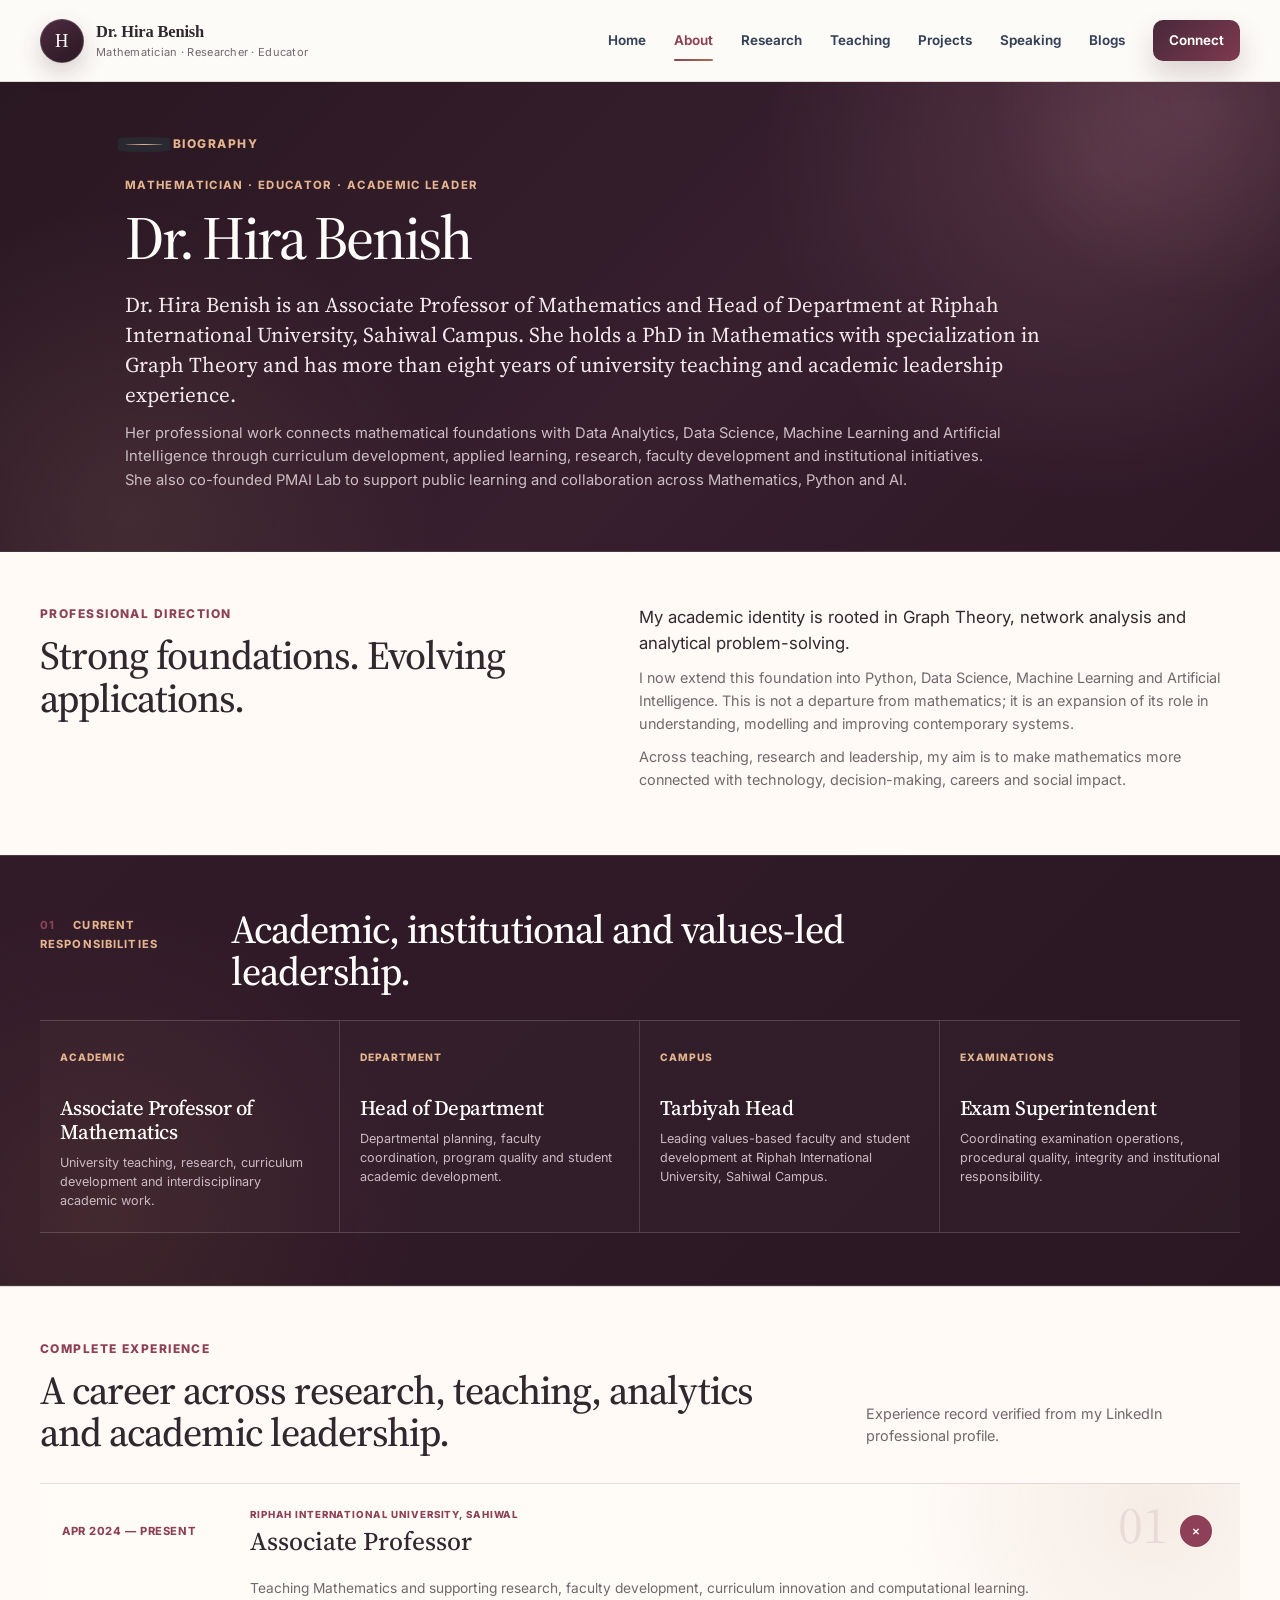
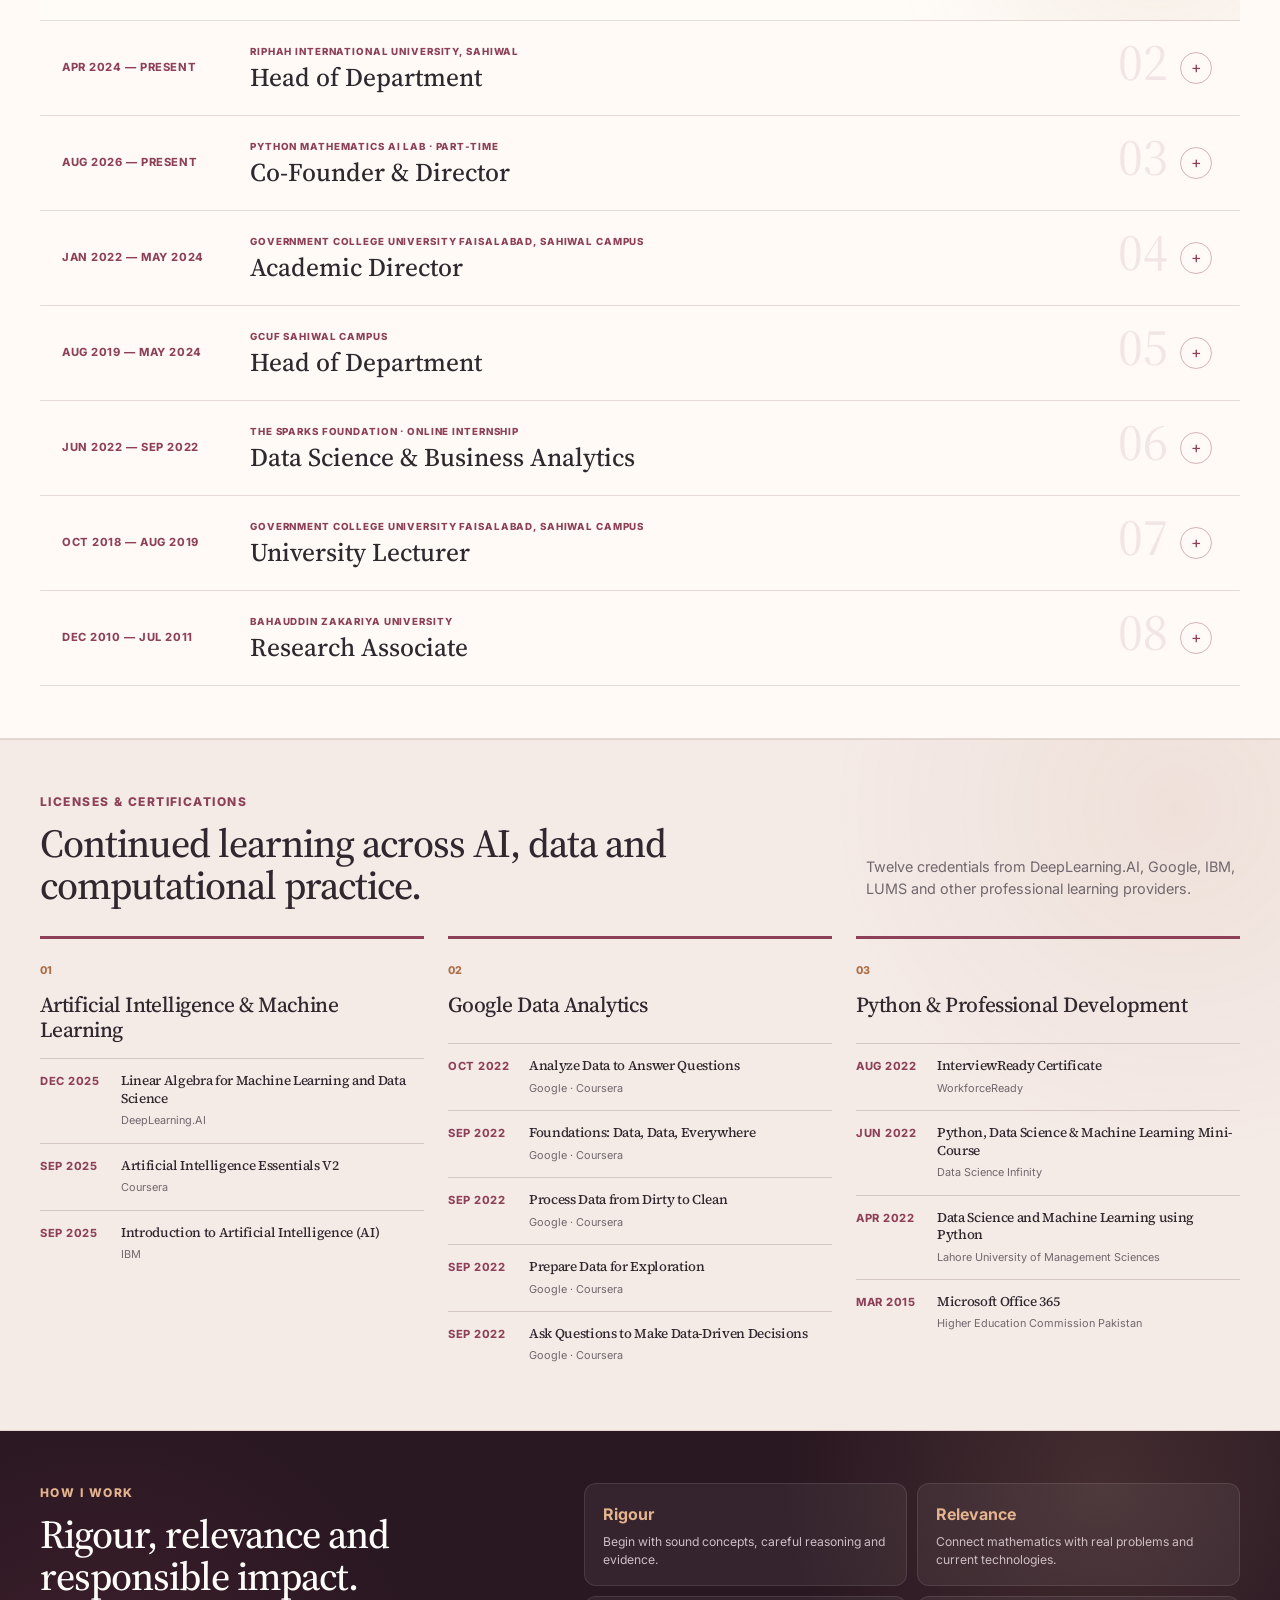
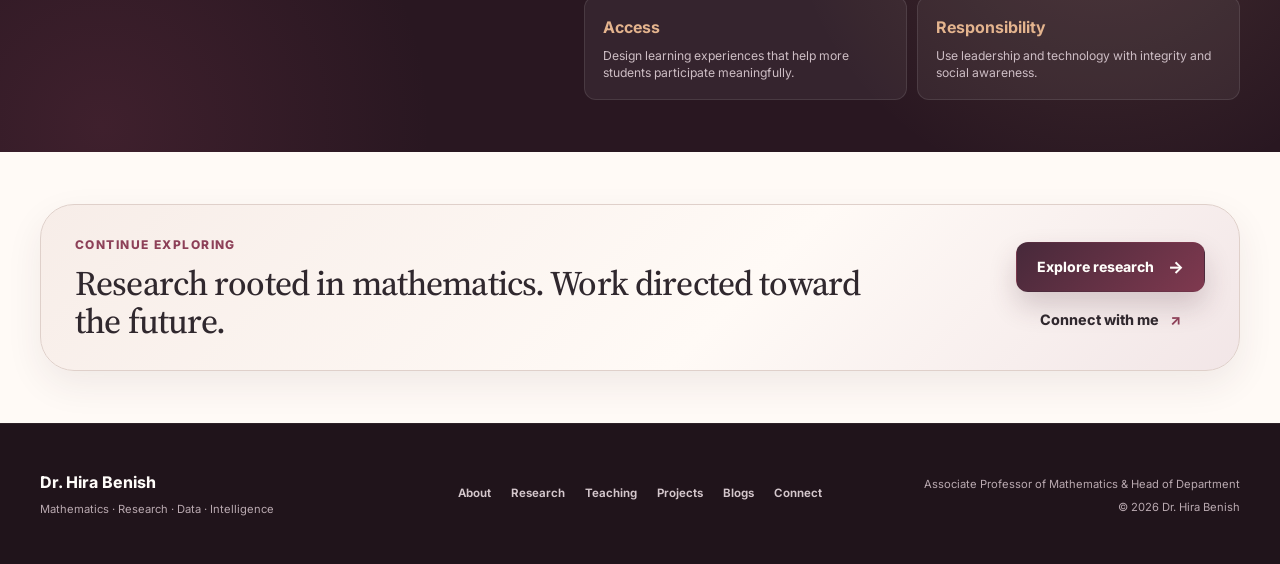
<file: about.html>
<!DOCTYPE html>
<html lang="en">
<head>
    <meta charset="UTF-8"><meta name="viewport" content="width=device-width, initial-scale=1.0">
    <meta name="description" content="Learn about Dr. Hira Benish, Associate Professor of Mathematics and academic leader working across Graph Theory, Data Science, Machine Learning and AI.">
    <meta name="robots" content="index, follow, max-image-preview:large, max-snippet:-1, max-video-preview:-1">
    <meta name="author" content="Dr. Hira Benish">
    <meta name="theme-color" content="#301925"><link rel="canonical" href="https://drhirabenish.github.io/about.html"><link rel="icon" href="assets/favicon.svg" type="image/svg+xml">
    <meta property="og:type" content="profile">
    <meta property="og:locale" content="en_US">
    <meta property="og:title" content="About Dr. Hira Benish | Mathematics, Data Science & AI">
    <meta property="og:description" content="Associate Professor, Head of Department and PhD mathematician connecting Graph Theory with Data Science, Machine Learning and AI.">
    <meta property="og:url" content="https://drhirabenish.github.io/about.html">
    <meta property="og:site_name" content="Dr. Hira Benish">
    <meta name="twitter:card" content="summary">
    <meta name="twitter:title" content="About Dr. Hira Benish | Mathematics, Data Science & AI">
    <meta name="twitter:description" content="PhD mathematician and academic leader working across Graph Theory, Data Science, Machine Learning and AI.">
    <title>About Dr. Hira Benish | Mathematics, Data Science & AI</title>
    <link rel="preconnect" href="https://fonts.googleapis.com">
    <link rel="preconnect" href="https://fonts.gstatic.com" crossorigin>
    <link href="https://fonts.googleapis.com/css2?family=Inter:wght@400;500;600;700&amp;family=Source+Serif+4:opsz,wght@8..60,500;8..60,600&amp;display=swap" rel="stylesheet">
    <link rel="stylesheet" href="css/style.css?v=17">
    <script type="application/ld+json">{"@context":"https://schema.org","@type":"AboutPage","name":"About Dr. Hira Benish","url":"https://drhirabenish.github.io/about.html","description":"Academic profile of Dr. Hira Benish across Mathematics, Data Science, Machine Learning and Artificial Intelligence.","inLanguage":"en","isPartOf":{"@id":"https://drhirabenish.github.io/#website"},"mainEntity":{"@id":"https://drhirabenish.github.io/#person"}}</script>
</head>
<body data-page="about">
    <a class="skip-link" href="#main-content">Skip to main content</a>
    <header class="site-header" id="site-header"><div class="container nav-shell"><a class="brand" href="index.html" aria-label="Dr. Hira Benish — Home"><span class="brand-mark" aria-hidden="true">H</span><span class="brand-copy"><strong>Dr. Hira Benish</strong><small>Mathematician · Researcher · Educator</small></span></a><button class="nav-toggle" type="button" aria-expanded="false" aria-controls="primary-navigation"><span class="sr-only">Open navigation</span><span></span><span></span><span></span></button><nav class="primary-nav" id="primary-navigation" aria-label="Primary navigation"><a data-nav="home" href="index.html">Home</a><a data-nav="about" href="about.html">About</a><a data-nav="research" href="research.html">Research</a><a data-nav="teaching" href="teaching.html">Teaching</a><a data-nav="projects" href="projects.html">Projects</a><a data-nav="speaking" href="speaking.html">Speaking</a><a data-nav="blogs" href="blogs.html">Blogs</a><a class="nav-cta" data-nav="contact" href="contact.html">Connect</a></nav></div></header>

    <main id="main-content">
        <section class="editorial-page-hero about-editorial-hero">
            <div class="container about-biography" data-reveal>
                <p class="eyebrow"><span></span> Biography</p>
                <p class="biography-role">Mathematician · Educator · Academic Leader</p>
                <h1>Dr. Hira Benish</h1>
                <p class="biography-lead">Dr. Hira Benish is an Associate Professor of Mathematics and Head of Department at Riphah International University, Sahiwal Campus. She holds a PhD in Mathematics with specialization in Graph Theory and has more than eight years of university teaching and academic leadership experience.</p>
                <p>Her professional work connects mathematical foundations with Data Analytics, Data Science, Machine Learning and Artificial Intelligence through curriculum development, applied learning, research, faculty development and institutional initiatives. She also co-founded PMAI Lab to support public learning and collaboration across Mathematics, Python and AI.</p>
            </div>
        </section>

        <section class="profile-intro section-pad">
            <div class="container profile-intro-grid"><div class="section-heading" data-reveal><p class="section-kicker">Professional direction</p><h2>Strong foundations. Evolving applications.</h2></div><div class="long-copy" data-reveal data-delay="90"><p class="lead-copy">My academic identity is rooted in Graph Theory, network analysis and analytical problem-solving.</p><p>I now extend this foundation into Python, Data Science, Machine Learning and Artificial Intelligence. This is not a departure from mathematics; it is an expansion of its role in understanding, modelling and improving contemporary systems.</p><p>Across teaching, research and leadership, my aim is to make mathematics more connected with technology, decision-making, careers and social impact.</p></div></div>
        </section>

        <section class="responsibility-section section-pad">
            <div class="container"><div class="editorial-heading" data-reveal><p><span>01</span> Current responsibilities</p><h2>Academic, institutional and values-led leadership.</h2></div>
                <div class="responsibility-ledger">
                    <article data-reveal><span>Academic</span><h3>Associate Professor of Mathematics</h3><p>University teaching, research, curriculum development and interdisciplinary academic work.</p></article>
                    <article data-reveal data-delay="50"><span>Department</span><h3>Head of Department</h3><p>Departmental planning, faculty coordination, program quality and student academic development.</p></article>
                    <article data-reveal data-delay="100"><span>Campus</span><h3>Tarbiyah Head</h3><p>Leading values-based faculty and student development at Riphah International University, Sahiwal Campus.</p></article>
                    <article data-reveal data-delay="150"><span>Examinations</span><h3>Exam Superintendent</h3><p>Coordinating examination operations, procedural quality, integrity and institutional responsibility.</p></article>
                </div>
            </div>
        </section>

        <section class="experience-section section-pad" id="experience">
            <div class="container"><div class="split-heading" data-reveal><div><p class="section-kicker">Complete experience</p><h2>A career across research, teaching, analytics and academic leadership.</h2></div><p>Experience record verified from my LinkedIn professional profile.</p></div>
                <div class="career-archive" data-career-archive>
                    <details open data-reveal><summary><time>Apr 2024 — Present</time><span><small>Riphah International University, Sahiwal</small><strong>Associate Professor</strong></span><i aria-hidden="true">+</i></summary><div class="career-detail"><p>Teaching Mathematics and supporting research, faculty development, curriculum innovation and computational learning.</p></div></details>
                    <details data-reveal><summary><time>Apr 2024 — Present</time><span><small>Riphah International University, Sahiwal</small><strong>Head of Department</strong></span><i aria-hidden="true">+</i></summary><div class="career-detail"><p>Leading departmental planning, faculty coordination, academic quality and program development.</p></div></details>
                    <details data-reveal><summary><time>Aug 2026 — Present</time><span><small>Python Mathematics AI Lab · Part-time</small><strong>Co-Founder &amp; Director</strong></span><i aria-hidden="true">+</i></summary><div class="career-detail"><p>Directing academic vision, learning initiatives, workshops, interdisciplinary projects and research collaboration at the intersection of Mathematics, Python and AI.</p></div></details>
                    <details data-reveal><summary><time>Jan 2022 — May 2024</time><span><small>Government College University Faisalabad, Sahiwal Campus</small><strong>Academic Director</strong></span><i aria-hidden="true">+</i></summary><div class="career-detail"><p>Led academic planning, curriculum improvement, new-program development, cross-functional coordination and faculty capacity building.</p></div></details>
                    <details data-reveal><summary><time>Aug 2019 — May 2024</time><span><small>GCUF Sahiwal Campus</small><strong>Head of Department</strong></span><i aria-hidden="true">+</i></summary><div class="career-detail"><p>Managed academic programs and faculty, taught advanced Mathematics, mentored more than 70 students and led curricular and co-curricular initiatives.</p></div></details>
                    <details data-reveal><summary><time>Jun 2022 — Sep 2022</time><span><small>The Sparks Foundation · Online internship</small><strong>Data Science &amp; Business Analytics</strong></span><i aria-hidden="true">+</i></summary><div class="career-detail"><p>Worked on five real-world data problems using Python, Tableau, exploratory analysis and data-handling tools.</p></div></details>
                    <details data-reveal><summary><time>Oct 2018 — Aug 2019</time><span><small>Government College University Faisalabad, Sahiwal Campus</small><strong>University Lecturer</strong></span><i aria-hidden="true">+</i></summary><div class="career-detail"><p>Taught Abstract Algebra, Complex Analysis, Combinatorics and Calculus while guiding students in research and academic activities.</p></div></details>
                    <details data-reveal><summary><time>Dec 2010 — Jul 2011</time><span><small>Bahauddin Zakariya University</small><strong>Research Associate</strong></span><i aria-hidden="true">+</i></summary><div class="career-detail"><p>Worked on the research project “Total Vertex Irregular Labeling of Graphs” and developed experience in research methodology, teamwork and collaboration.</p></div></details>
                </div>
            </div>
        </section>

        <section class="certification-section section-pad" id="certifications">
            <div class="container"><div class="split-heading" data-reveal><div><p class="section-kicker">Licenses &amp; certifications</p><h2>Continued learning across AI, data and computational practice.</h2></div><p>Twelve credentials from DeepLearning.AI, Google, IBM, LUMS and other professional learning providers.</p></div>
                <div class="credential-groups">
                    <section data-reveal><div class="credential-group-heading"><span>01</span><h3>Artificial Intelligence &amp; Machine Learning</h3></div><div class="credential-list"><article><time>Dec 2025</time><div><h4>Linear Algebra for Machine Learning and Data Science</h4><p>DeepLearning.AI</p></div></article><article><time>Sep 2025</time><div><h4>Artificial Intelligence Essentials V2</h4><p>Coursera</p></div></article><article><time>Sep 2025</time><div><h4>Introduction to Artificial Intelligence (AI)</h4><p>IBM</p></div></article></div></section>
                    <section data-reveal><div class="credential-group-heading"><span>02</span><h3>Google Data Analytics</h3></div><div class="credential-list"><article><time>Oct 2022</time><div><h4>Analyze Data to Answer Questions</h4><p>Google · Coursera</p></div></article><article><time>Sep 2022</time><div><h4>Foundations: Data, Data, Everywhere</h4><p>Google · Coursera</p></div></article><article><time>Sep 2022</time><div><h4>Process Data from Dirty to Clean</h4><p>Google · Coursera</p></div></article><article><time>Sep 2022</time><div><h4>Prepare Data for Exploration</h4><p>Google · Coursera</p></div></article><article><time>Sep 2022</time><div><h4>Ask Questions to Make Data-Driven Decisions</h4><p>Google · Coursera</p></div></article></div></section>
                    <section data-reveal><div class="credential-group-heading"><span>03</span><h3>Python &amp; Professional Development</h3></div><div class="credential-list"><article><time>Aug 2022</time><div><h4>InterviewReady Certificate</h4><p>WorkforceReady</p></div></article><article><time>Jun 2022</time><div><h4>Python, Data Science &amp; Machine Learning Mini-Course</h4><p>Data Science Infinity</p></div></article><article><time>Apr 2022</time><div><h4>Data Science and Machine Learning using Python</h4><p>Lahore University of Management Sciences</p></div></article><article><time>Mar 2015</time><div><h4>Microsoft Office 365</h4><p>Higher Education Commission Pakistan</p></div></article></div></section>
                </div>
            </div>
        </section>

        <section class="values-section section-pad"><div class="container values-layout"><div data-reveal><p class="section-kicker section-kicker-light">How I work</p><h2>Rigour, relevance and responsible impact.</h2></div><div class="value-list" data-reveal data-delay="100"><article><strong>Rigour</strong><p>Begin with sound concepts, careful reasoning and evidence.</p></article><article><strong>Relevance</strong><p>Connect mathematics with real problems and current technologies.</p></article><article><strong>Access</strong><p>Design learning experiences that help more students participate meaningfully.</p></article><article><strong>Responsibility</strong><p>Use leadership and technology with integrity and social awareness.</p></article></div></div></section>

        <section class="page-cta section-pad"><div class="container page-cta-shell" data-reveal><div><p class="section-kicker">Continue exploring</p><h2>Research rooted in mathematics. Work directed toward the future.</h2></div><div><a class="button button-primary" href="research.html">Explore research <span>→</span></a><a class="text-link" href="contact.html">Connect with me <span>↗</span></a></div></div></section>
    </main>
    <footer class="site-footer"><div class="container footer-layout"><div><a class="footer-brand" href="index.html">Dr. Hira Benish</a><p>Mathematics · Research · Data · Intelligence</p></div><nav aria-label="Footer navigation"><a href="about.html">About</a><a href="research.html">Research</a><a href="teaching.html">Teaching</a><a href="projects.html">Projects</a><a href="blogs.html">Blogs</a><a href="contact.html">Connect</a></nav><div class="footer-meta"><p>Associate Professor of Mathematics &amp; Head of Department</p><p>© <span data-current-year>2026</span> Dr. Hira Benish</p></div></div></footer><script src="js/script.js?v=9"></script>
</body>
</html>
</file>
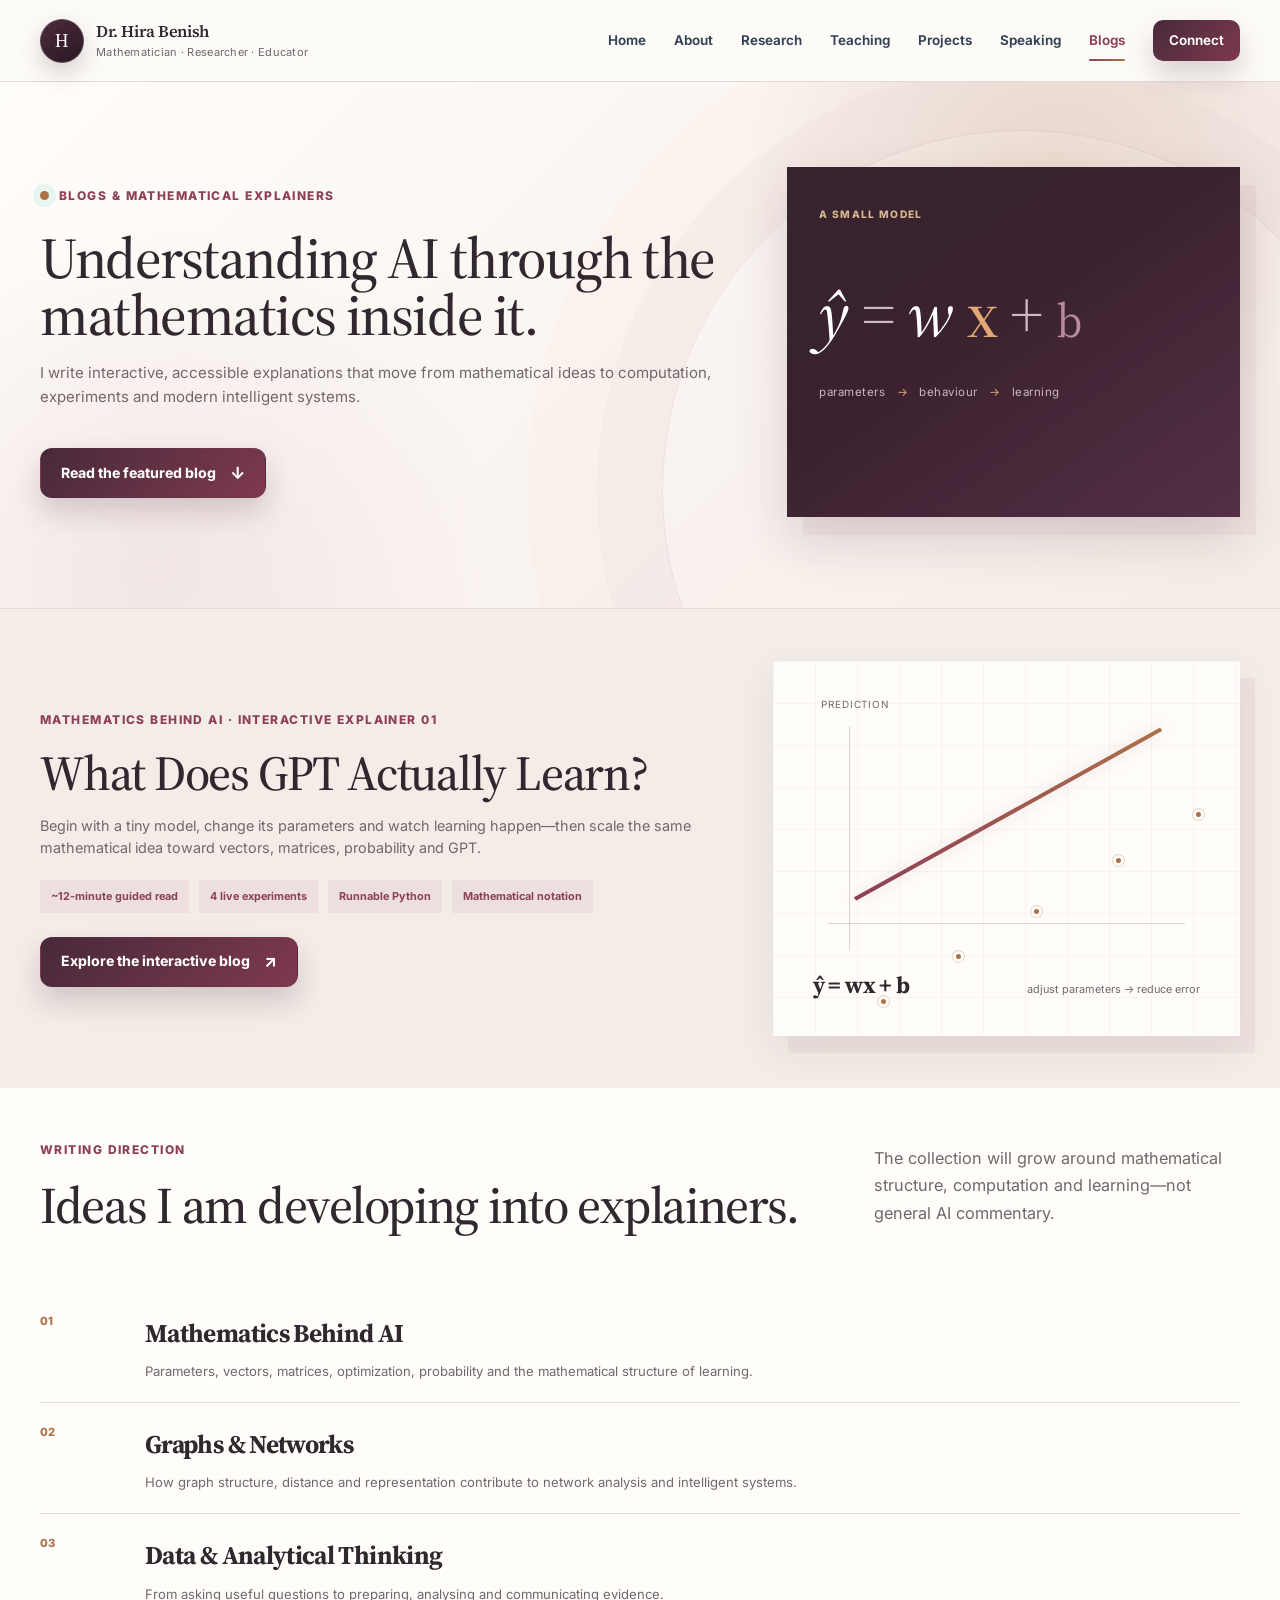
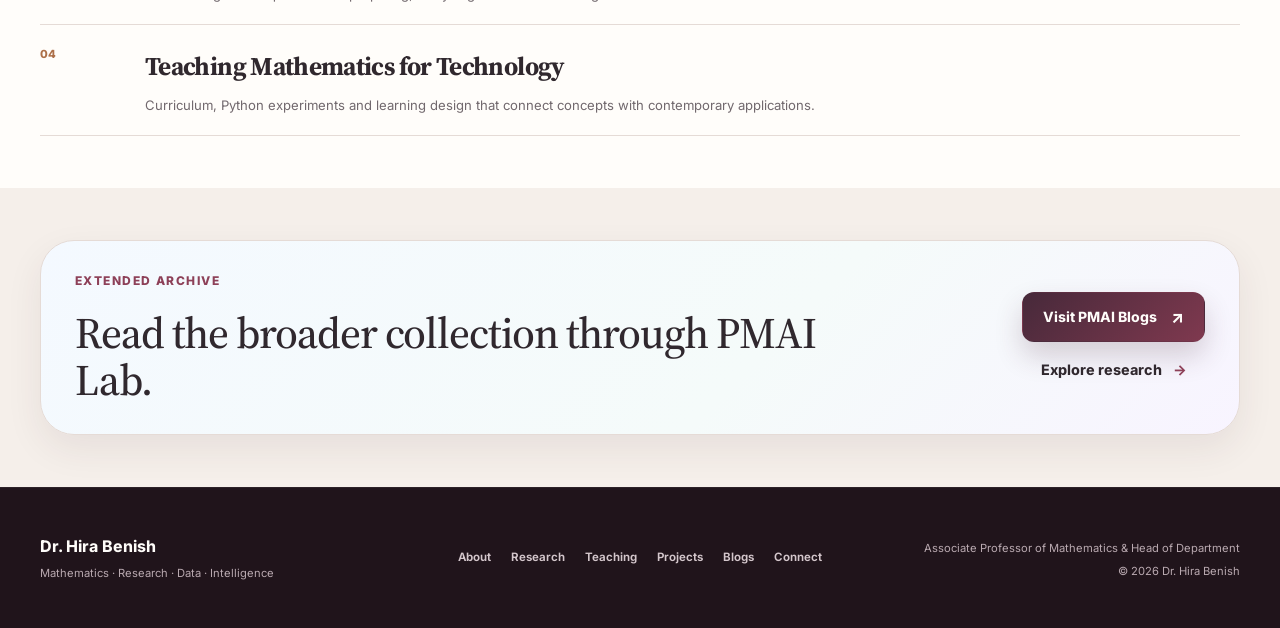
<file: blogs.html>
<!DOCTYPE html>
<html lang="en">
<head>
    <meta charset="UTF-8">
    <meta name="viewport" content="width=device-width, initial-scale=1.0">
    <meta name="description" content="Interactive blogs and mathematical explainers by Dr. Hira Benish on the mathematics behind Artificial Intelligence, data, graphs and learning.">
    <meta name="robots" content="index, follow, max-image-preview:large, max-snippet:-1, max-video-preview:-1">
    <meta name="author" content="Dr. Hira Benish">
    <meta name="theme-color" content="#35212f">
    <link rel="canonical" href="https://drhirabenish.github.io/blogs.html">
    <link rel="icon" href="assets/favicon.svg" type="image/svg+xml">
    <meta property="og:type" content="website">
    <meta property="og:locale" content="en_US">
    <meta property="og:title" content="Mathematics Behind AI Blogs | Dr. Hira Benish">
    <meta property="og:description" content="Interactive writing connecting mathematics with AI, data, graphs and learning.">
    <meta property="og:url" content="https://drhirabenish.github.io/blogs.html">
    <meta property="og:site_name" content="Dr. Hira Benish">
    <meta name="twitter:card" content="summary">
    <meta name="twitter:title" content="Mathematics Behind AI Blogs | Dr. Hira Benish">
    <meta name="twitter:description" content="Interactive mathematical explainers connecting AI with data, graphs, probability and learning.">
    <title>Mathematics Behind AI Blogs | Dr. Hira Benish</title>
    <link rel="preconnect" href="https://fonts.googleapis.com">
    <link rel="preconnect" href="https://fonts.gstatic.com" crossorigin>
    <link href="https://fonts.googleapis.com/css2?family=Inter:wght@400;500;600;700&amp;family=Source+Serif+4:opsz,wght@8..60,500;8..60,600&amp;display=swap" rel="stylesheet">
    <link rel="stylesheet" href="css/style.css?v=18">
    <script type="application/ld+json">{"@context":"https://schema.org","@type":"CollectionPage","name":"Mathematics Behind AI Blogs","url":"https://drhirabenish.github.io/blogs.html","description":"Interactive blogs and mathematical explainers by Dr. Hira Benish on Artificial Intelligence, data, graphs and learning.","inLanguage":"en","isPartOf":{"@id":"https://drhirabenish.github.io/#website"},"author":{"@id":"https://drhirabenish.github.io/#person"},"about":["Mathematics Behind AI","Artificial Intelligence","Graph Theory","Data Science","Machine Learning"]}</script>
</head>
<body data-page="blogs">
    <a class="skip-link" href="#main-content">Skip to main content</a>
    <header class="site-header" id="site-header"><div class="container nav-shell"><a class="brand" href="index.html" aria-label="Dr. Hira Benish — Home"><span class="brand-mark" aria-hidden="true">H</span><span class="brand-copy"><strong>Dr. Hira Benish</strong><small>Mathematician · Researcher · Educator</small></span></a><button class="nav-toggle" type="button" aria-expanded="false" aria-controls="primary-navigation"><span class="sr-only">Open navigation</span><span></span><span></span><span></span></button><nav class="primary-nav" id="primary-navigation" aria-label="Primary navigation"><a data-nav="home" href="index.html">Home</a><a data-nav="about" href="about.html">About</a><a data-nav="research" href="research.html">Research</a><a data-nav="teaching" href="teaching.html">Teaching</a><a data-nav="projects" href="projects.html">Projects</a><a data-nav="speaking" href="speaking.html">Speaking</a><a data-nav="blogs" href="blogs.html">Blogs</a><a class="nav-cta" data-nav="contact" href="contact.html">Connect</a></nav></div></header>

    <main id="main-content">
        <section class="blogs-hero">
            <div class="container blogs-hero-layout">
                <div data-reveal><p class="eyebrow"><span></span> Blogs &amp; mathematical explainers</p><h1>Understanding AI through the mathematics inside it.</h1><p>I write interactive, accessible explanations that move from mathematical ideas to computation, experiments and modern intelligent systems.</p><a class="button button-primary" href="#featured-blog">Read the featured blog <span>↓</span></a></div>
                <div class="blog-formula-stage" data-reveal data-delay="100" aria-hidden="true"><span class="formula-label">A small model</span><div class="formula-main"><i>ŷ</i><b>=</b><em>w</em><strong>x</strong><b>+</b><small>b</small></div><div class="formula-transformation">parameters <span>→</span> behaviour <span>→</span> learning</div><div class="formula-depth depth-one">W</div><div class="formula-depth depth-two">∇L</div></div>
            </div>
        </section>

        <section class="featured-blog-section section-pad" id="featured-blog">
            <div class="container featured-blog-layout">
                <article data-reveal><p class="section-kicker">Mathematics Behind AI · Interactive Explainer 01</p><h2>What Does GPT Actually Learn?</h2><p class="featured-blog-lead">Begin with a tiny model, change its parameters and watch learning happen—then scale the same mathematical idea toward vectors, matrices, probability and GPT.</p><ul><li>~12-minute guided read</li><li>4 live experiments</li><li>Runnable Python</li><li>Mathematical notation</li></ul><a class="button button-primary" href="https://pmai.online/blogs/what-does-gpt-actually-learn/" target="_blank" rel="noopener noreferrer">Explore the interactive blog <span>↗</span></a></article>
                <div class="learning-model" data-reveal data-delay="100" aria-label="Illustration of model learning from parameters"><div class="model-axis"><span>prediction</span><i></i></div><div class="model-line"></div><div class="model-points"><i></i><i></i><i></i><i></i><i></i></div><div class="model-caption"><strong>ŷ = wx + b</strong><span>adjust parameters → reduce error</span></div></div>
            </div>
        </section>

        <section class="writing-directions-section section-pad">
            <div class="container"><div class="split-heading" data-reveal><div><p class="section-kicker">Writing direction</p><h2>Ideas I am developing into explainers.</h2></div><p>The collection will grow around mathematical structure, computation and learning—not general AI commentary.</p></div><ol class="writing-directions"><li data-reveal><span>01</span><div><strong>Mathematics Behind AI</strong><p>Parameters, vectors, matrices, optimization, probability and the mathematical structure of learning.</p></div></li><li data-reveal data-delay="60"><span>02</span><div><strong>Graphs &amp; Networks</strong><p>How graph structure, distance and representation contribute to network analysis and intelligent systems.</p></div></li><li data-reveal data-delay="120"><span>03</span><div><strong>Data &amp; Analytical Thinking</strong><p>From asking useful questions to preparing, analysing and communicating evidence.</p></div></li><li data-reveal data-delay="180"><span>04</span><div><strong>Teaching Mathematics for Technology</strong><p>Curriculum, Python experiments and learning design that connect concepts with contemporary applications.</p></div></li></ol></div>
        </section>

        <section class="blog-archive-cta section-pad"><div class="container page-cta-shell" data-reveal><div><p class="section-kicker">Extended archive</p><h2>Read the broader collection through PMAI Lab.</h2></div><div><a class="button button-primary" href="https://pmai.online/blogs" target="_blank" rel="noopener noreferrer">Visit PMAI Blogs <span>↗</span></a><a class="text-link" href="research.html">Explore research <span>→</span></a></div></div></section>
    </main>

    <footer class="site-footer"><div class="container footer-layout"><div><a class="footer-brand" href="index.html">Dr. Hira Benish</a><p>Mathematics · Research · Data · Intelligence</p></div><nav aria-label="Footer navigation"><a href="about.html">About</a><a href="research.html">Research</a><a href="teaching.html">Teaching</a><a href="projects.html">Projects</a><a href="blogs.html">Blogs</a><a href="contact.html">Connect</a></nav><div class="footer-meta"><p>Associate Professor of Mathematics &amp; Head of Department</p><p>© <span data-current-year>2026</span> Dr. Hira Benish</p></div></div></footer><script src="js/script.js?v=9"></script>
</body>
</html>
</file>
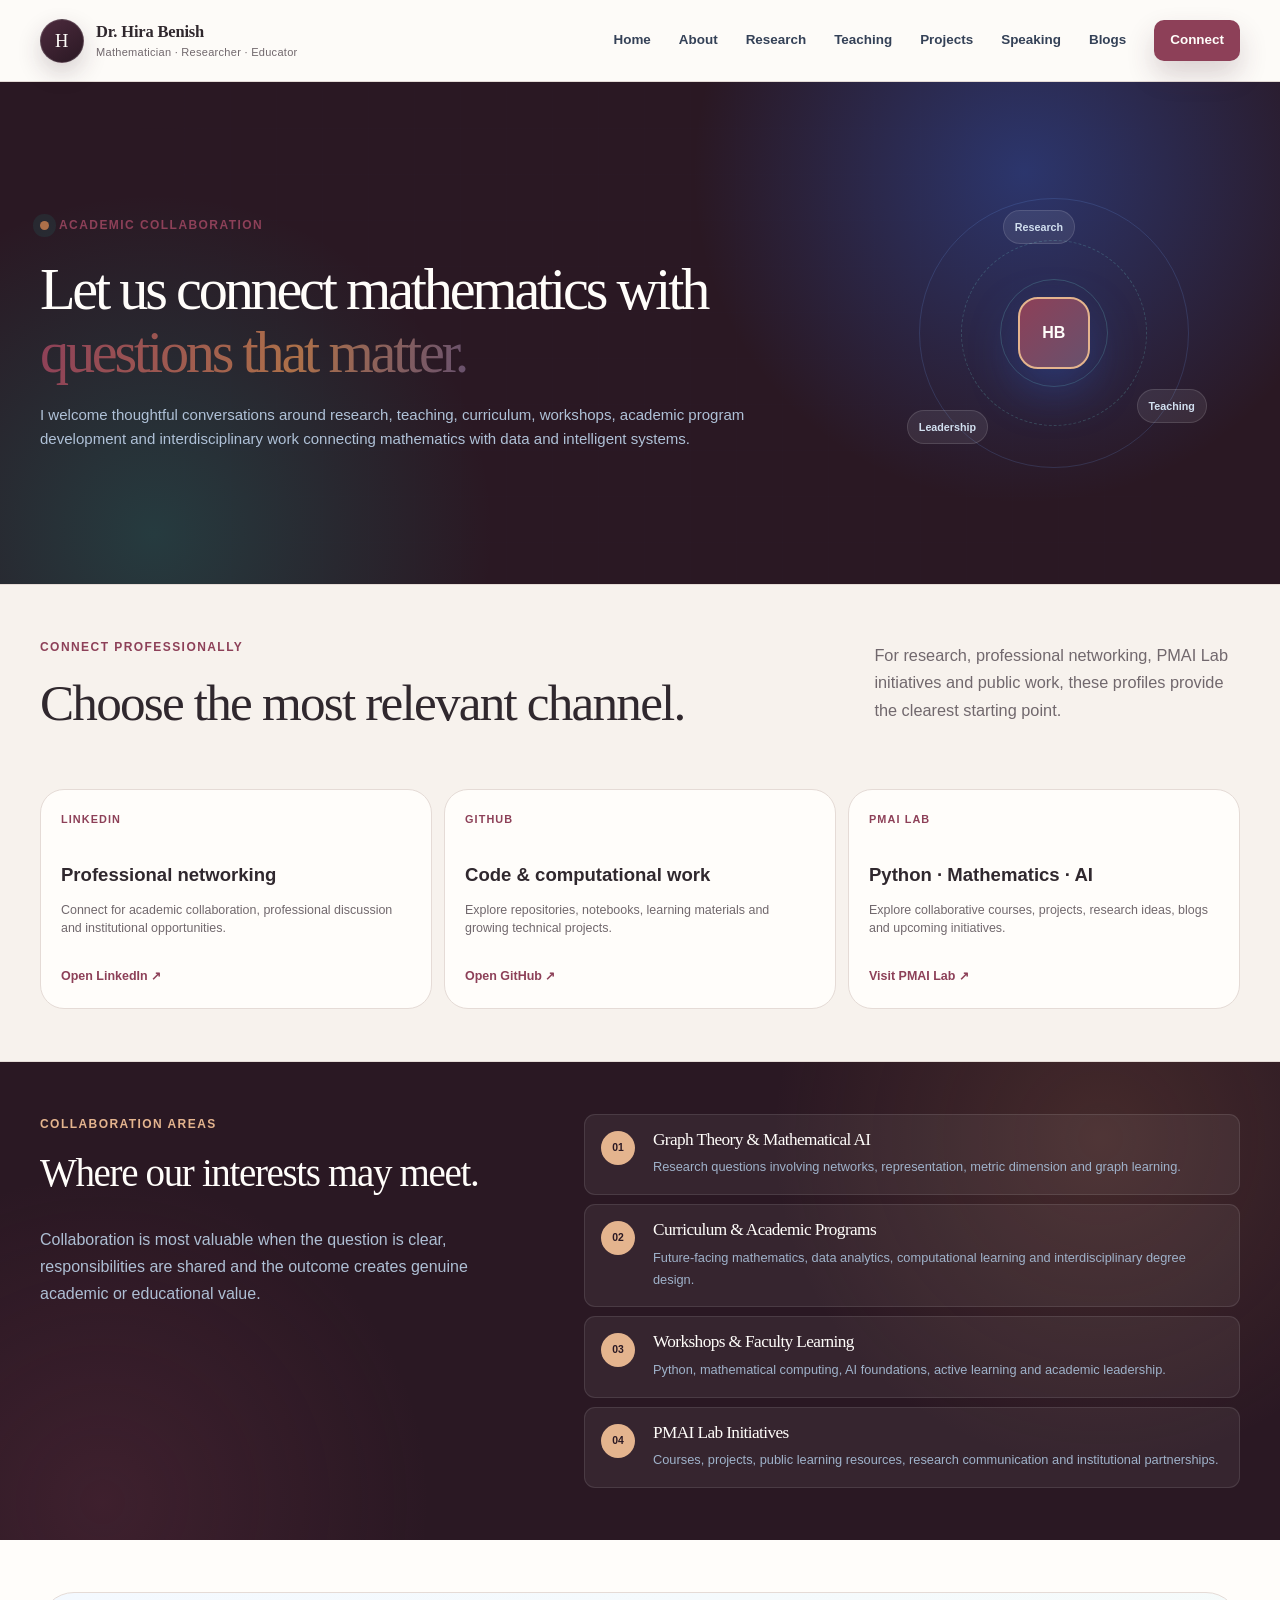
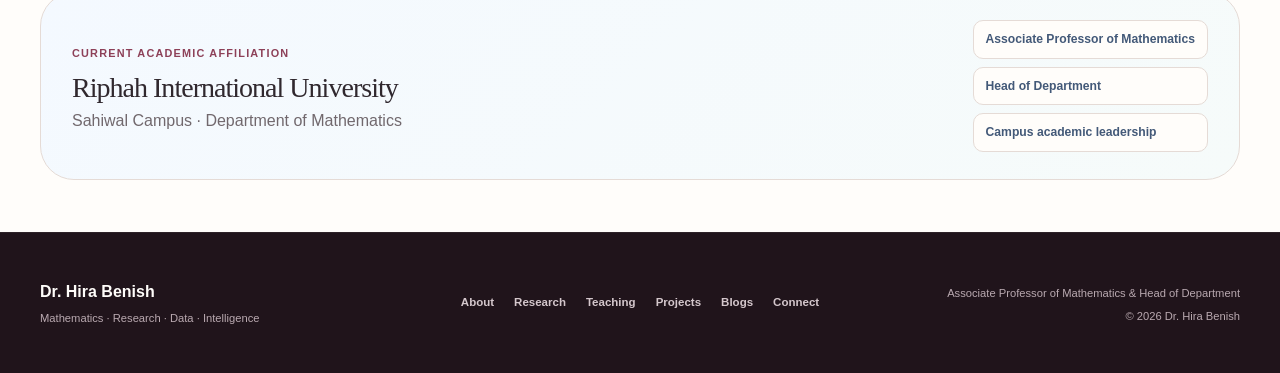
<file: contact.html>
<!DOCTYPE html>
<html lang="en">
<head>
    <meta charset="UTF-8"><meta name="viewport" content="width=device-width, initial-scale=1.0">
    <meta name="description" content="Connect with Dr. Hira Benish for academic collaboration, research, workshops, curriculum and mathematics–AI initiatives.">
    <meta name="robots" content="index, follow, max-image-preview:large, max-snippet:-1, max-video-preview:-1"><meta name="author" content="Dr. Hira Benish">
    <meta name="theme-color" content="#35212f"><link rel="canonical" href="https://drhirabenish.github.io/contact.html"><link rel="icon" href="assets/favicon.svg" type="image/svg+xml">
    <meta property="og:type" content="website"><meta property="og:locale" content="en_US"><meta property="og:title" content="Contact Dr. Hira Benish | Academic Collaboration"><meta property="og:description" content="Connect for research, workshops, curriculum, academic programmes and mathematics–AI collaboration."><meta property="og:url" content="https://drhirabenish.github.io/contact.html"><meta property="og:site_name" content="Dr. Hira Benish">
    <meta name="twitter:card" content="summary"><meta name="twitter:title" content="Contact Dr. Hira Benish | Academic Collaboration"><meta name="twitter:description" content="Connect for research, workshops, curriculum and mathematics–AI collaboration.">
    <title>Contact Dr. Hira Benish | Academic Collaboration</title><link rel="stylesheet" href="css/style.css?v=18">
    <script type="application/ld+json">{"@context":"https://schema.org","@type":"ContactPage","name":"Contact Dr. Hira Benish","url":"https://drhirabenish.github.io/contact.html","description":"Contact page for academic collaboration with Dr. Hira Benish.","inLanguage":"en","isPartOf":{"@id":"https://drhirabenish.github.io/#website"},"about":{"@id":"https://drhirabenish.github.io/#person"}}</script>
</head>
<body data-page="contact">
    <a class="skip-link" href="#main-content">Skip to main content</a>
    <header class="site-header" id="site-header"><div class="container nav-shell"><a class="brand" href="index.html" aria-label="Dr. Hira Benish — Home"><span class="brand-mark" aria-hidden="true">H</span><span class="brand-copy"><strong>Dr. Hira Benish</strong><small>Mathematician · Researcher · Educator</small></span></a><button class="nav-toggle" type="button" aria-expanded="false" aria-controls="primary-navigation"><span class="sr-only">Open navigation</span><span></span><span></span><span></span></button><nav class="primary-nav" id="primary-navigation" aria-label="Primary navigation"><a data-nav="home" href="index.html">Home</a><a data-nav="about" href="about.html">About</a><a data-nav="research" href="research.html">Research</a><a data-nav="teaching" href="teaching.html">Teaching</a><a data-nav="projects" href="projects.html">Projects</a><a data-nav="speaking" href="speaking.html">Speaking</a><a data-nav="blogs" href="blogs.html">Blogs</a><a class="nav-cta" data-nav="contact" href="contact.html">Connect</a></nav></div></header>
    <main id="main-content">
        <section class="contact-hero"><div class="contact-grid" aria-hidden="true"></div><div class="container contact-hero-layout"><div data-reveal><p class="eyebrow"><span></span> Academic collaboration</p><h1>Let us connect mathematics with <span>questions that matter.</span></h1><p>I welcome thoughtful conversations around research, teaching, curriculum, workshops, academic program development and interdisciplinary work connecting mathematics with data and intelligent systems.</p></div><div class="contact-signal" data-reveal data-delay="100" aria-hidden="true"><div class="signal-core">HB</div><i class="ring r1"></i><i class="ring r2"></i><i class="ring r3"></i><span class="signal-point p1">Research</span><span class="signal-point p2">Teaching</span><span class="signal-point p3">Leadership</span></div></div></section>

        <section class="contact-options section-pad"><div class="container"><div class="split-heading" data-reveal><div><p class="section-kicker">Connect professionally</p><h2>Choose the most relevant channel.</h2></div><p>For research, professional networking, PMAI Lab initiatives and public work, these profiles provide the clearest starting point.</p></div><div class="contact-card-grid">
            <a href="https://www.linkedin.com/in/dr-hira-benish/" target="_blank" rel="noopener noreferrer" data-reveal><span>LinkedIn</span><strong>Professional networking</strong><p>Connect for academic collaboration, professional discussion and institutional opportunities.</p><b>Open LinkedIn ↗</b></a>
            <a href="https://github.com/DrHiraBenish" target="_blank" rel="noopener noreferrer" data-reveal data-delay="70"><span>GitHub</span><strong>Code &amp; computational work</strong><p>Explore repositories, notebooks, learning materials and growing technical projects.</p><b>Open GitHub ↗</b></a>
            <a href="https://pmai.online" target="_blank" rel="noopener noreferrer" data-reveal data-delay="140"><span>PMAI Lab</span><strong>Python · Mathematics · AI</strong><p>Explore collaborative courses, projects, research ideas, blogs and upcoming initiatives.</p><b>Visit PMAI Lab ↗</b></a>
        </div></div></section>

        <section class="collaboration-section section-pad"><div class="container collaboration-layout"><div data-reveal><p class="section-kicker section-kicker-light">Collaboration areas</p><h2>Where our interests may meet.</h2><p>Collaboration is most valuable when the question is clear, responsibilities are shared and the outcome creates genuine academic or educational value.</p></div><div class="collaboration-list" data-reveal data-delay="100"><article><span>01</span><div><h3>Graph Theory &amp; Mathematical AI</h3><p>Research questions involving networks, representation, metric dimension and graph learning.</p></div></article><article><span>02</span><div><h3>Curriculum &amp; Academic Programs</h3><p>Future-facing mathematics, data analytics, computational learning and interdisciplinary degree design.</p></div></article><article><span>03</span><div><h3>Workshops &amp; Faculty Learning</h3><p>Python, mathematical computing, AI foundations, active learning and academic leadership.</p></div></article><article><span>04</span><div><h3>PMAI Lab Initiatives</h3><p>Courses, projects, public learning resources, research communication and institutional partnerships.</p></div></article></div></div></section>

        <section class="affiliation-section section-pad"><div class="container affiliation-shell" data-reveal><div><span>Current academic affiliation</span><h2>Riphah International University</h2><p>Sahiwal Campus · Department of Mathematics</p></div><div><strong>Associate Professor of Mathematics</strong><strong>Head of Department</strong><strong>Campus academic leadership</strong></div></div></section>
    </main>
    <footer class="site-footer"><div class="container footer-layout"><div><a class="footer-brand" href="index.html">Dr. Hira Benish</a><p>Mathematics · Research · Data · Intelligence</p></div><nav aria-label="Footer navigation"><a href="about.html">About</a><a href="research.html">Research</a><a href="teaching.html">Teaching</a><a href="projects.html">Projects</a><a href="blogs.html">Blogs</a><a href="contact.html">Connect</a></nav><div class="footer-meta"><p>Associate Professor of Mathematics &amp; Head of Department</p><p>© <span data-current-year>2026</span> Dr. Hira Benish</p></div></div></footer><script src="js/script.js?v=9"></script>
</body>
</html>
</file>
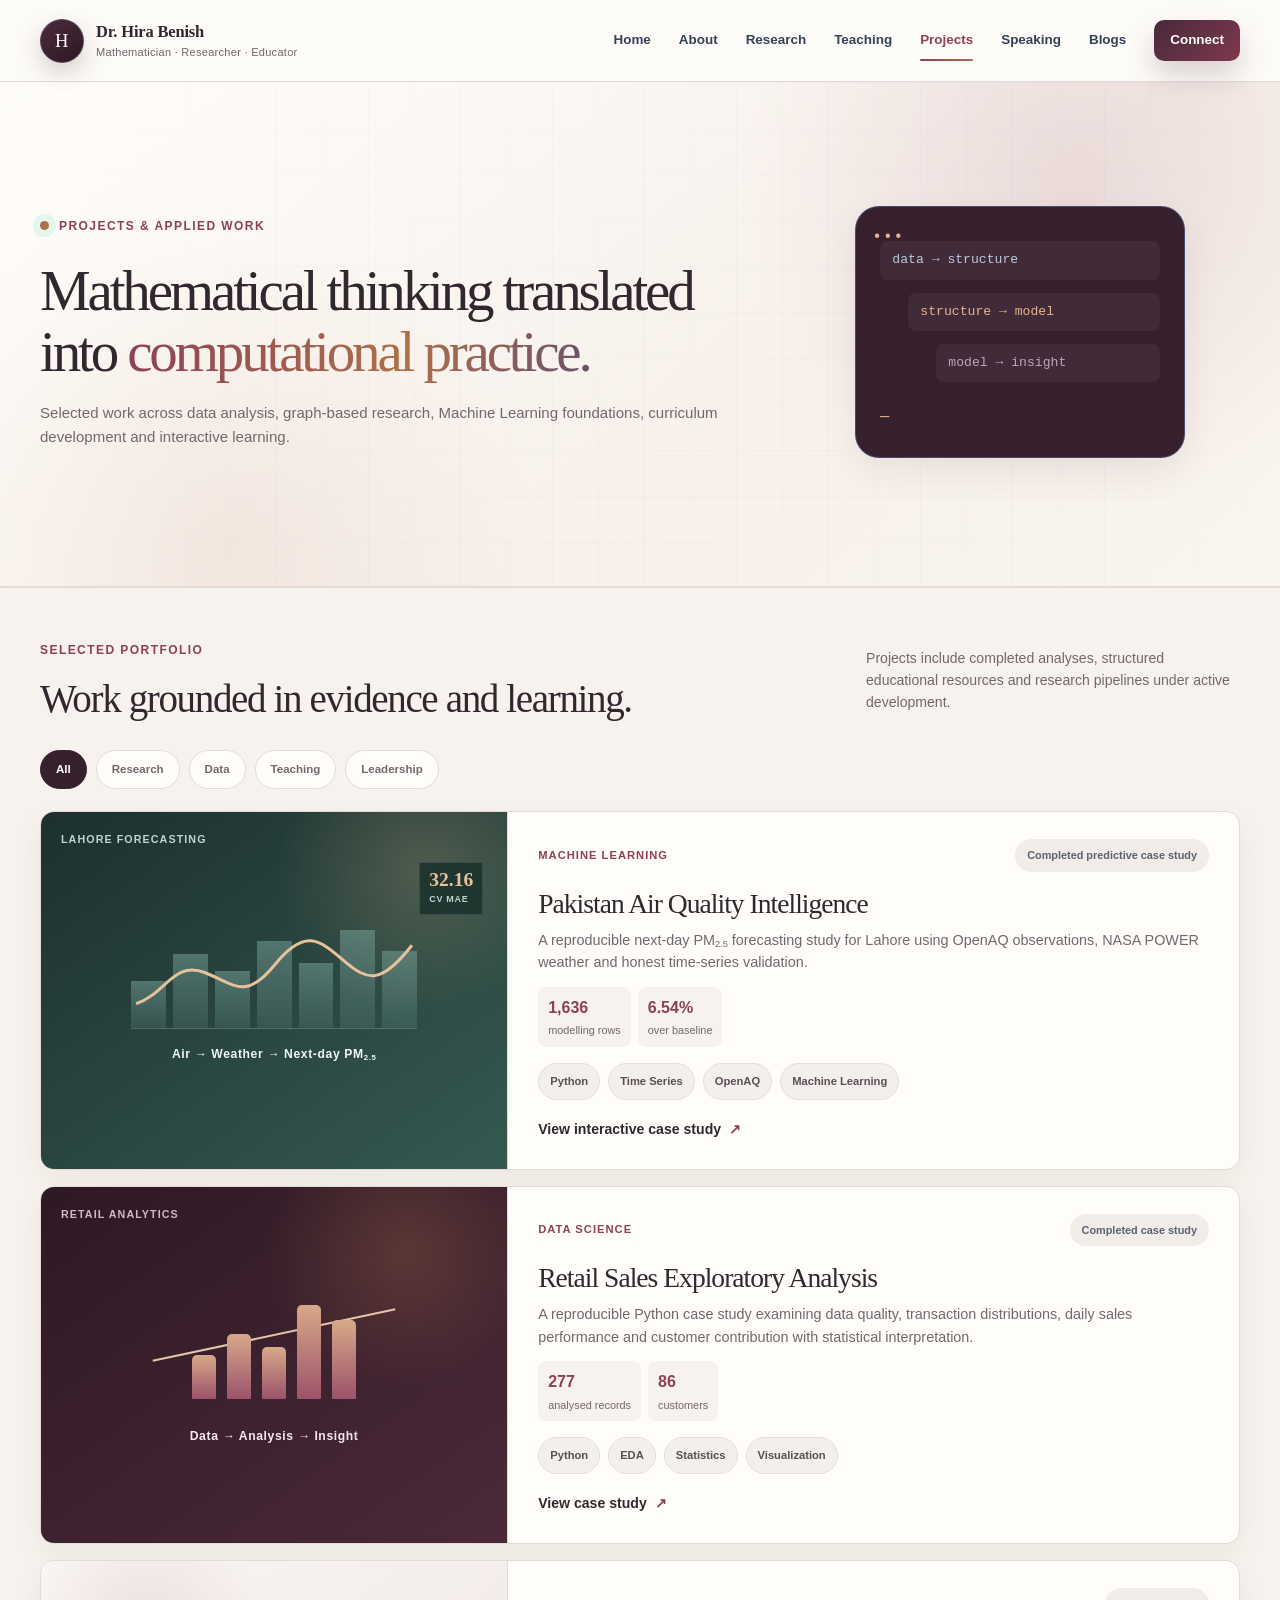
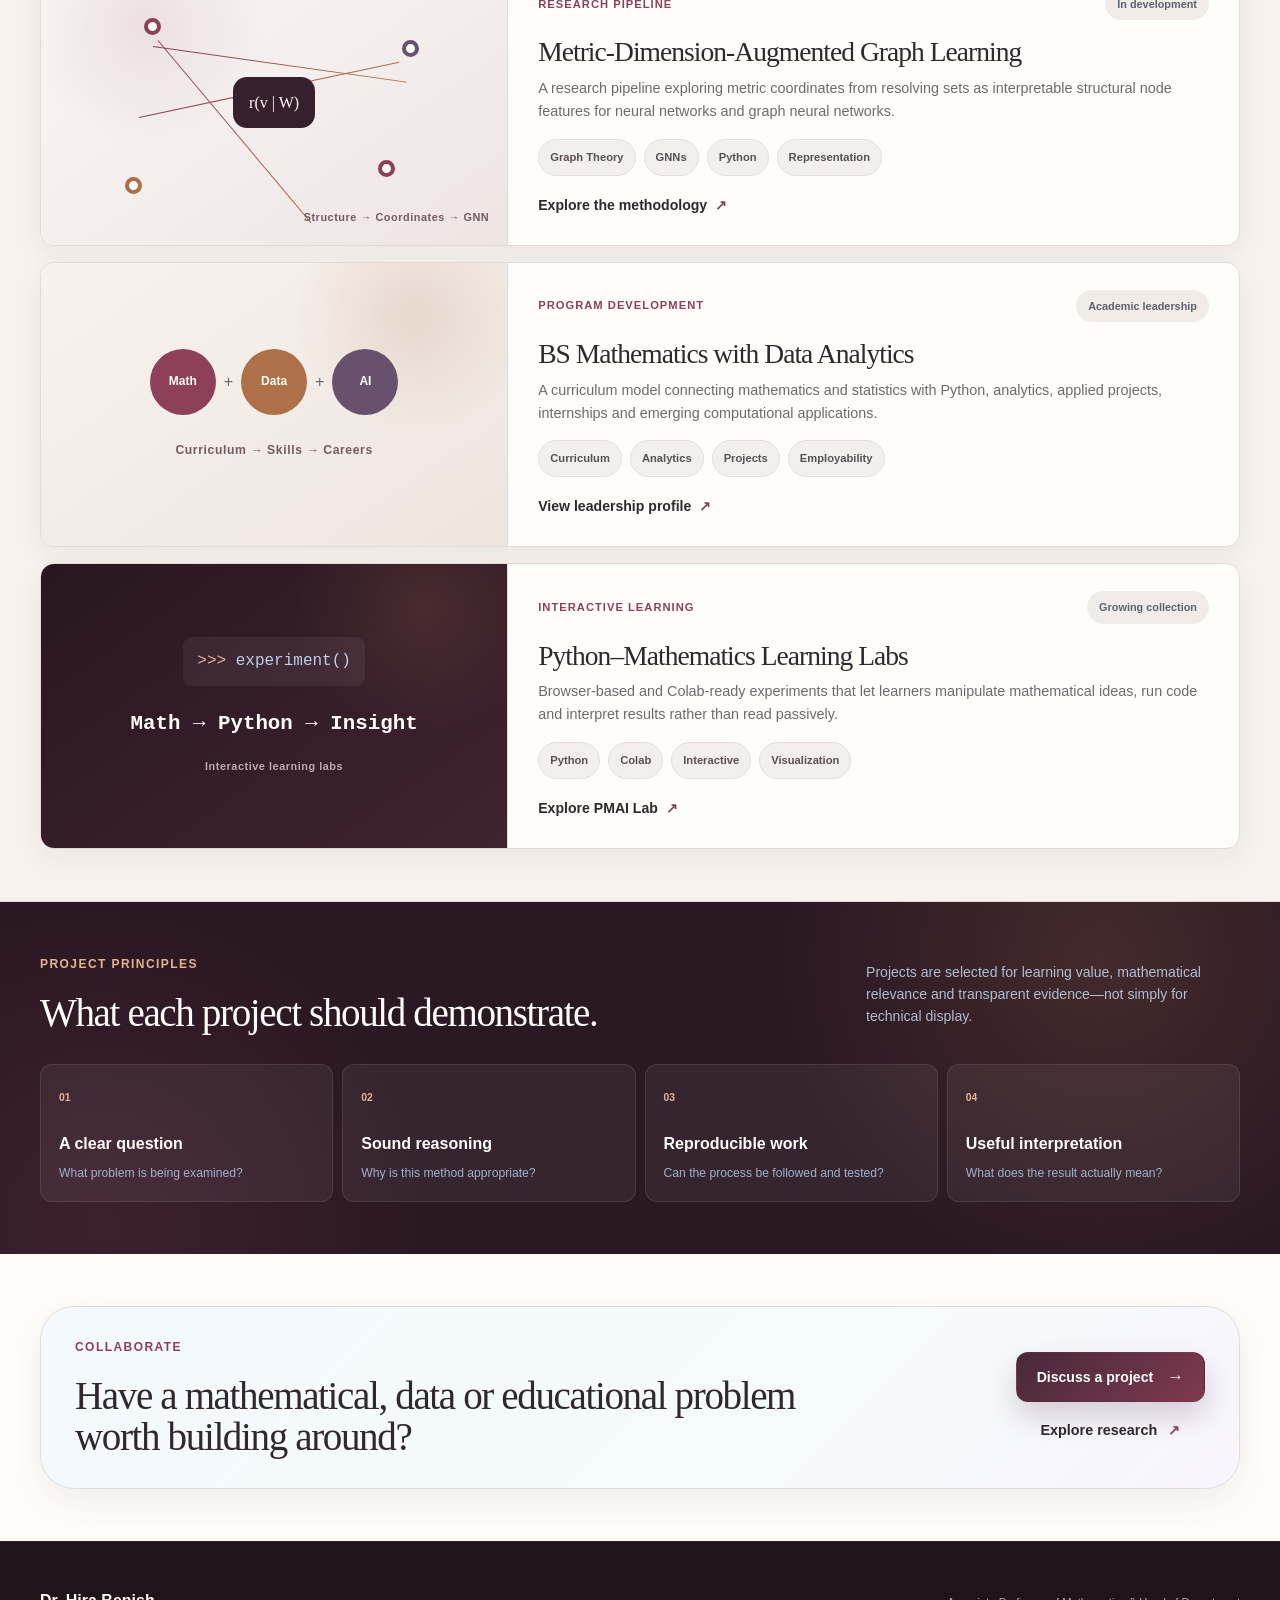
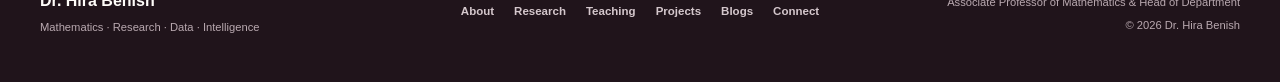
<file: projects.html>
<!DOCTYPE html>
<html lang="en">
<head>
    <meta charset="UTF-8"><meta name="viewport" content="width=device-width, initial-scale=1.0">
    <meta name="description" content="Selected projects of Dr. Hira Benish in Graph Theory, Data Science, Python, Machine Learning and curriculum development.">
    <meta name="robots" content="index, follow, max-image-preview:large, max-snippet:-1, max-video-preview:-1"><meta name="author" content="Dr. Hira Benish">
    <meta name="theme-color" content="#35212f"><link rel="canonical" href="https://drhirabenish.github.io/projects.html"><link rel="icon" href="assets/favicon.svg" type="image/svg+xml">
    <meta property="og:type" content="website"><meta property="og:locale" content="en_US"><meta property="og:title" content="Data Science & AI Projects | Dr. Hira Benish"><meta property="og:description" content="Applied work in Data Science, Python, Machine Learning, Graph Theory and mathematics-driven AI."><meta property="og:url" content="https://drhirabenish.github.io/projects.html"><meta property="og:site_name" content="Dr. Hira Benish">
    <meta name="twitter:card" content="summary"><meta name="twitter:title" content="Data Science & AI Projects | Dr. Hira Benish"><meta name="twitter:description" content="Data Science, Python, Machine Learning, Graph Theory and mathematical AI projects.">
    <title>Data Science & AI Projects | Dr. Hira Benish</title><link rel="stylesheet" href="css/style.css?v=19"><link rel="stylesheet" href="css/air-quality-card.css?v=1">
    <script type="application/ld+json">{"@context":"https://schema.org","@type":"CollectionPage","name":"Data Science and AI Projects","url":"https://drhirabenish.github.io/projects.html","description":"Selected projects of Dr. Hira Benish in Graph Theory, Data Science, Python, Machine Learning and curriculum development.","inLanguage":"en","isPartOf":{"@id":"https://drhirabenish.github.io/#website"},"author":{"@id":"https://drhirabenish.github.io/#person"},"about":["Data Science","Python","Machine Learning","Graph Theory","Artificial Intelligence"]}</script>
</head>
<body data-page="projects">
    <a class="skip-link" href="#main-content">Skip to main content</a>
    <header class="site-header" id="site-header"><div class="container nav-shell"><a class="brand" href="index.html" aria-label="Dr. Hira Benish — Home"><span class="brand-mark" aria-hidden="true">H</span><span class="brand-copy"><strong>Dr. Hira Benish</strong><small>Mathematician · Researcher · Educator</small></span></a><button class="nav-toggle" type="button" aria-expanded="false" aria-controls="primary-navigation"><span class="sr-only">Open navigation</span><span></span><span></span><span></span></button><nav class="primary-nav" id="primary-navigation" aria-label="Primary navigation"><a data-nav="home" href="index.html">Home</a><a data-nav="about" href="about.html">About</a><a data-nav="research" href="research.html">Research</a><a data-nav="teaching" href="teaching.html">Teaching</a><a data-nav="projects" href="projects.html">Projects</a><a data-nav="speaking" href="speaking.html">Speaking</a><a data-nav="blogs" href="blogs.html">Blogs</a><a class="nav-cta" data-nav="contact" href="contact.html">Connect</a></nav></div></header>

    <main id="main-content">
        <section class="page-hero page-hero-projects"><div class="page-hero-grid" aria-hidden="true"></div><div class="container page-hero-layout"><div data-reveal><p class="eyebrow"><span></span> Projects &amp; applied work</p><h1>Mathematical thinking translated into <span>computational practice.</span></h1><p>Selected work across data analysis, graph-based research, Machine Learning foundations, curriculum development and interactive learning.</p></div><div class="project-hero-visual" data-reveal data-delay="100" aria-hidden="true"><span class="code-line c1">data → structure</span><span class="code-line c2">structure → model</span><span class="code-line c3">model → insight</span><div class="project-cursor">_</div></div></div></section>

        <section class="project-portfolio section-pad"><div class="container"><div class="split-heading" data-reveal><div><p class="section-kicker">Selected portfolio</p><h2>Work grounded in evidence and learning.</h2></div><p>Projects include completed analyses, structured educational resources and research pipelines under active development.</p></div>
            <div class="filter-bar" data-reveal aria-label="Filter projects"><button class="is-active" type="button" data-filter-control="all" aria-pressed="true">All</button><button type="button" data-filter-control="research" aria-pressed="false">Research</button><button type="button" data-filter-control="data" aria-pressed="false">Data</button><button type="button" data-filter-control="teaching" aria-pressed="false">Teaching</button><button type="button" data-filter-control="leadership" aria-pressed="false">Leadership</button></div>
            <div class="project-grid">
                <article class="project-card" data-filter-item="data" data-reveal>
                    <div class="project-visual air-quality-project" aria-hidden="true">
                        <div class="project-visual-kicker">Lahore forecasting</div>
                        <div class="air-quality-plot">
                            <span style="--h:42%"></span><span style="--h:66%"></span><span style="--h:51%"></span><span style="--h:78%"></span><span style="--h:58%"></span><span style="--h:88%"></span><span style="--h:69%"></span>
                            <svg viewBox="0 0 280 110" preserveAspectRatio="none"><path d="M5 86 C34 76, 42 43, 72 55 S112 83, 141 47 S184 22, 208 43 S245 67, 275 28"></path></svg>
                        </div>
                        <div class="air-quality-reading"><strong>32.16</strong><span>CV MAE</span></div>
                        <strong class="project-visual-label">Air → Weather → Next-day PM<sub>2.5</sub></strong>
                    </div>
                    <div class="project-content">
                        <div class="project-meta"><span>Machine Learning</span><b>Completed predictive case study</b></div>
                        <h3>Pakistan Air Quality Intelligence</h3>
                        <p>A reproducible next-day PM<sub>2.5</sub> forecasting study for Lahore using OpenAQ observations, NASA POWER weather and honest time-series validation.</p>
                        <div class="project-evidence"><span><strong>1,636</strong> modelling rows</span><span><strong>6.54%</strong> over baseline</span></div>
                        <div class="tag-row"><span>Python</span><span>Time Series</span><span>OpenAQ</span><span>Machine Learning</span></div>
                        <a class="card-link" href="projects/pakistan-air-quality-intelligence/">View interactive case study <span>↗</span></a>
                    </div>
                </article>

                <article class="project-card" data-filter-item="data" data-reveal>
                    <div class="project-visual chart-project retail-project" aria-hidden="true">
                        <div class="project-visual-kicker">Retail analytics</div>
                        <div class="retail-bars">
                            <span style="--h:38%"></span><span style="--h:56%"></span><span style="--h:45%"></span><span style="--h:81%"></span><span style="--h:68%"></span>
                            <i></i>
                        </div>
                        <strong class="project-visual-label">Data → Analysis → Insight</strong>
                    </div>
                    <div class="project-content">
                        <div class="project-meta"><span>Data Science</span><b>Completed case study</b></div>
                        <h3>Retail Sales Exploratory Analysis</h3>
                        <p>A reproducible Python case study examining data quality, transaction distributions, daily sales performance and customer contribution with statistical interpretation.</p>
                        <div class="project-evidence"><span><strong>277</strong> analysed records</span><span><strong>86</strong> customers</span></div>
                        <div class="tag-row"><span>Python</span><span>EDA</span><span>Statistics</span><span>Visualization</span></div>
                        <a class="card-link" href="projects/retail-sales-analysis/">View case study <span>↗</span></a>
                    </div>
                </article>

                <article class="project-card" data-filter-item="research" data-reveal data-delay="60">
                    <div class="project-visual graph-project research-pipeline-project" aria-hidden="true">
                        <span class="gp-node a"></span><span class="gp-node b"></span><span class="gp-node c"></span><span class="gp-node d"></span><span class="gp-node e"></span>
                        <i class="gp-edge e1"></i><i class="gp-edge e2"></i><i class="gp-edge e3"></i>
                        <strong>r(v | W)</strong>
                        <small class="project-visual-label">Structure → Coordinates → GNN</small>
                    </div>
                    <div class="project-content">
                        <div class="project-meta"><span>Research pipeline</span><b>In development</b></div>
                        <h3>Metric-Dimension-Augmented Graph Learning</h3>
                        <p>A research pipeline exploring metric coordinates from resolving sets as interpretable structural node features for neural networks and graph neural networks.</p>
                        <div class="tag-row"><span>Graph Theory</span><span>GNNs</span><span>Python</span><span>Representation</span></div>
                        <a class="card-link" href="research.html">Explore the methodology <span>↗</span></a>
                    </div>
                </article>

                <article class="project-card" data-filter-item="leadership" data-reveal data-delay="120">
                    <div class="project-visual curriculum-project" aria-hidden="true">
                        <div class="curriculum-flow"><span>Math</span><i>+</i><span>Data</span><i>+</i><span>AI</span></div>
                        <strong class="project-visual-label">Curriculum → Skills → Careers</strong>
                    </div>
                    <div class="project-content">
                        <div class="project-meta"><span>Program development</span><b>Academic leadership</b></div>
                        <h3>BS Mathematics with Data Analytics</h3>
                        <p>A curriculum model connecting mathematics and statistics with Python, analytics, applied projects, internships and emerging computational applications.</p>
                        <div class="tag-row"><span>Curriculum</span><span>Analytics</span><span>Projects</span><span>Employability</span></div>
                        <a class="card-link" href="index.html#program-leadership">View leadership profile <span>↗</span></a>
                    </div>
                </article>

                <article class="project-card" data-filter-item="teaching data" data-reveal data-delay="180">
                    <div class="project-visual lab-project" aria-hidden="true">
                        <div><span>&gt;&gt;&gt;</span> experiment()</div>
                        <strong>Math → Python → Insight</strong>
                        <small class="project-visual-label">Interactive learning labs</small>
                    </div>
                    <div class="project-content">
                        <div class="project-meta"><span>Interactive learning</span><b>Growing collection</b></div>
                        <h3>Python–Mathematics Learning Labs</h3>
                        <p>Browser-based and Colab-ready experiments that let learners manipulate mathematical ideas, run code and interpret results rather than read passively.</p>
                        <div class="tag-row"><span>Python</span><span>Colab</span><span>Interactive</span><span>Visualization</span></div>
                        <a class="card-link" href="https://pmai.online" target="_blank" rel="noopener noreferrer">Explore PMAI Lab <span>↗</span></a>
                    </div>
                </article>
            </div>
        </div></section>

        <section class="project-principles section-pad"><div class="container"><div class="split-heading" data-reveal><div><p class="section-kicker section-kicker-light">Project principles</p><h2>What each project should demonstrate.</h2></div><p>Projects are selected for learning value, mathematical relevance and transparent evidence—not simply for technical display.</p></div><div class="principle-strip"><article data-reveal><span>01</span><strong>A clear question</strong><p>What problem is being examined?</p></article><article data-reveal data-delay="60"><span>02</span><strong>Sound reasoning</strong><p>Why is this method appropriate?</p></article><article data-reveal data-delay="120"><span>03</span><strong>Reproducible work</strong><p>Can the process be followed and tested?</p></article><article data-reveal data-delay="180"><span>04</span><strong>Useful interpretation</strong><p>What does the result actually mean?</p></article></div></div></section>

        <section class="page-cta section-pad"><div class="container page-cta-shell" data-reveal><div><p class="section-kicker">Collaborate</p><h2>Have a mathematical, data or educational problem worth building around?</h2></div><div><a class="button button-primary" href="contact.html">Discuss a project <span>→</span></a><a class="text-link" href="research.html">Explore research <span>↗</span></a></div></div></section>
    </main>
    <footer class="site-footer"><div class="container footer-layout"><div><a class="footer-brand" href="index.html">Dr. Hira Benish</a><p>Mathematics · Research · Data · Intelligence</p></div><nav aria-label="Footer navigation"><a href="about.html">About</a><a href="research.html">Research</a><a href="teaching.html">Teaching</a><a href="projects.html">Projects</a><a href="blogs.html">Blogs</a><a href="contact.html">Connect</a></nav><div class="footer-meta"><p>Associate Professor of Mathematics &amp; Head of Department</p><p>© <span data-current-year>2026</span> Dr. Hira Benish</p></div></div></footer><script src="js/script.js?v=9"></script>
</body>
</html>
</file>
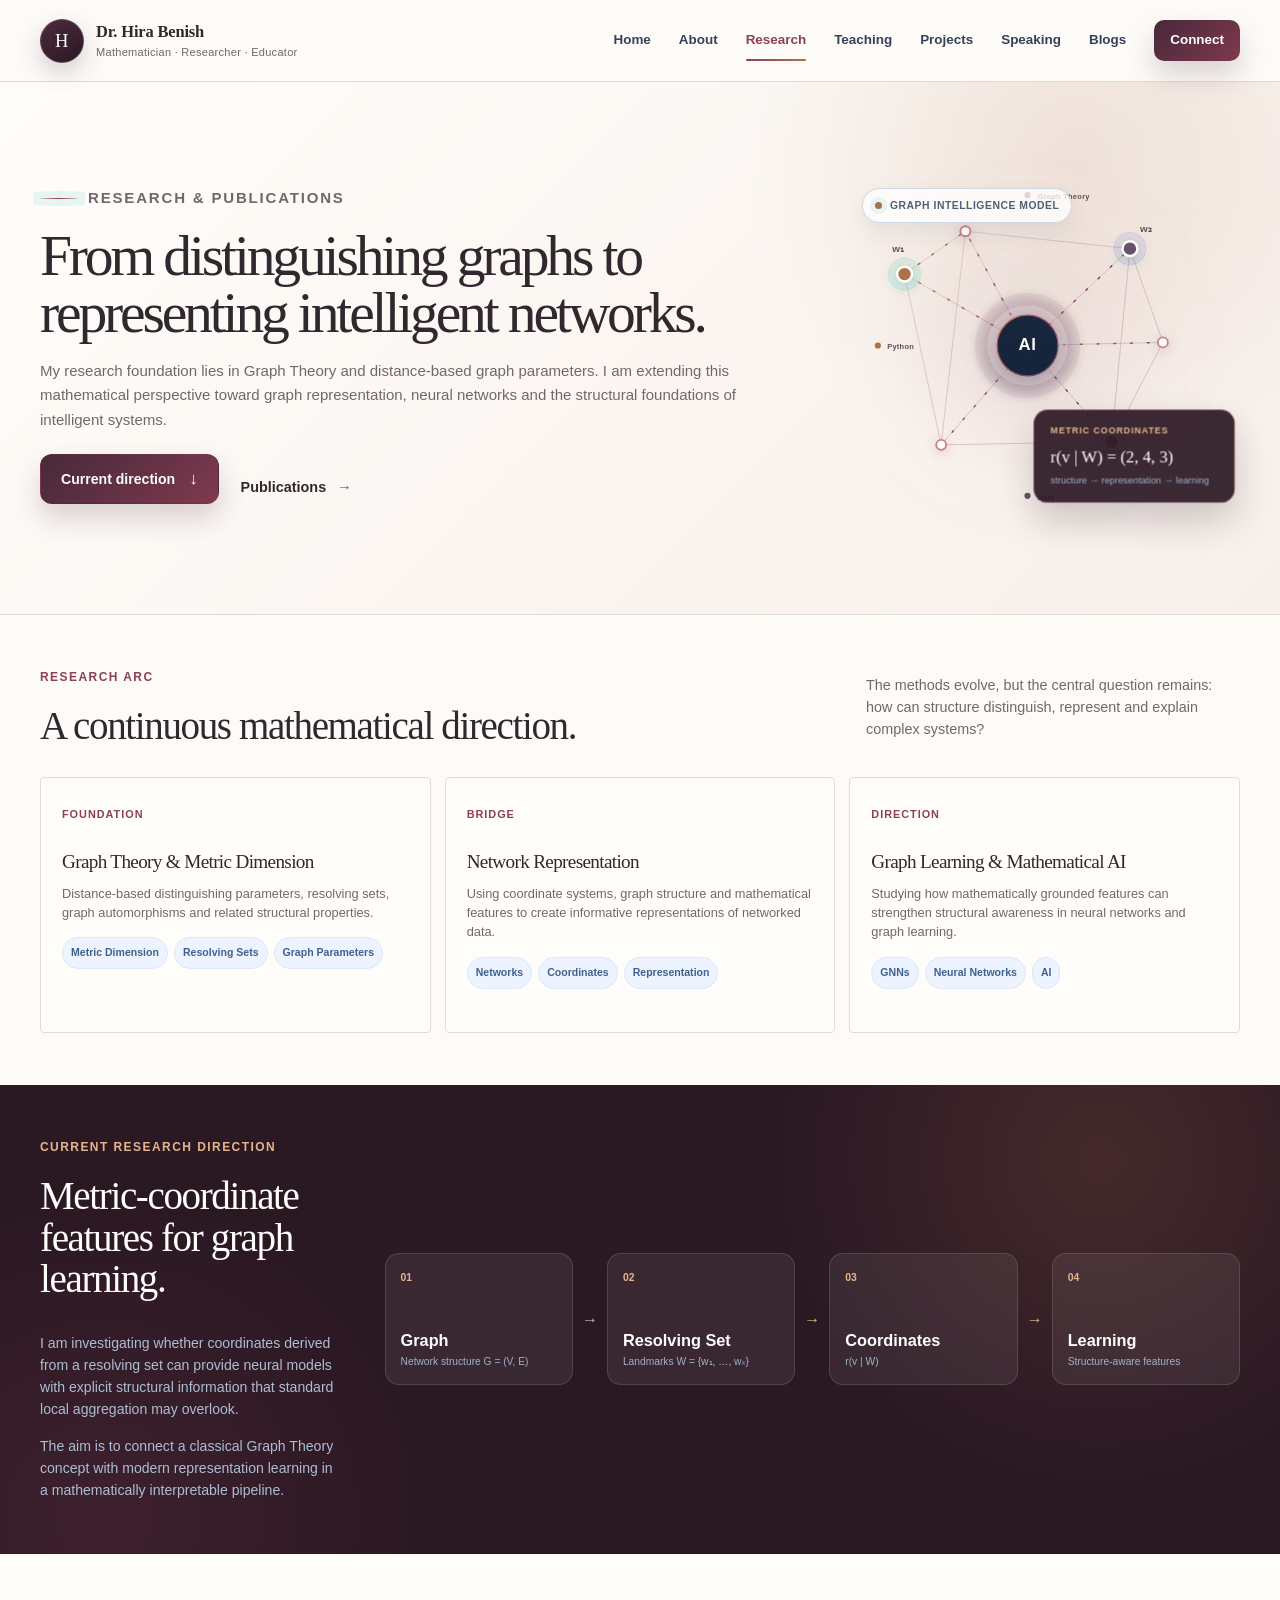
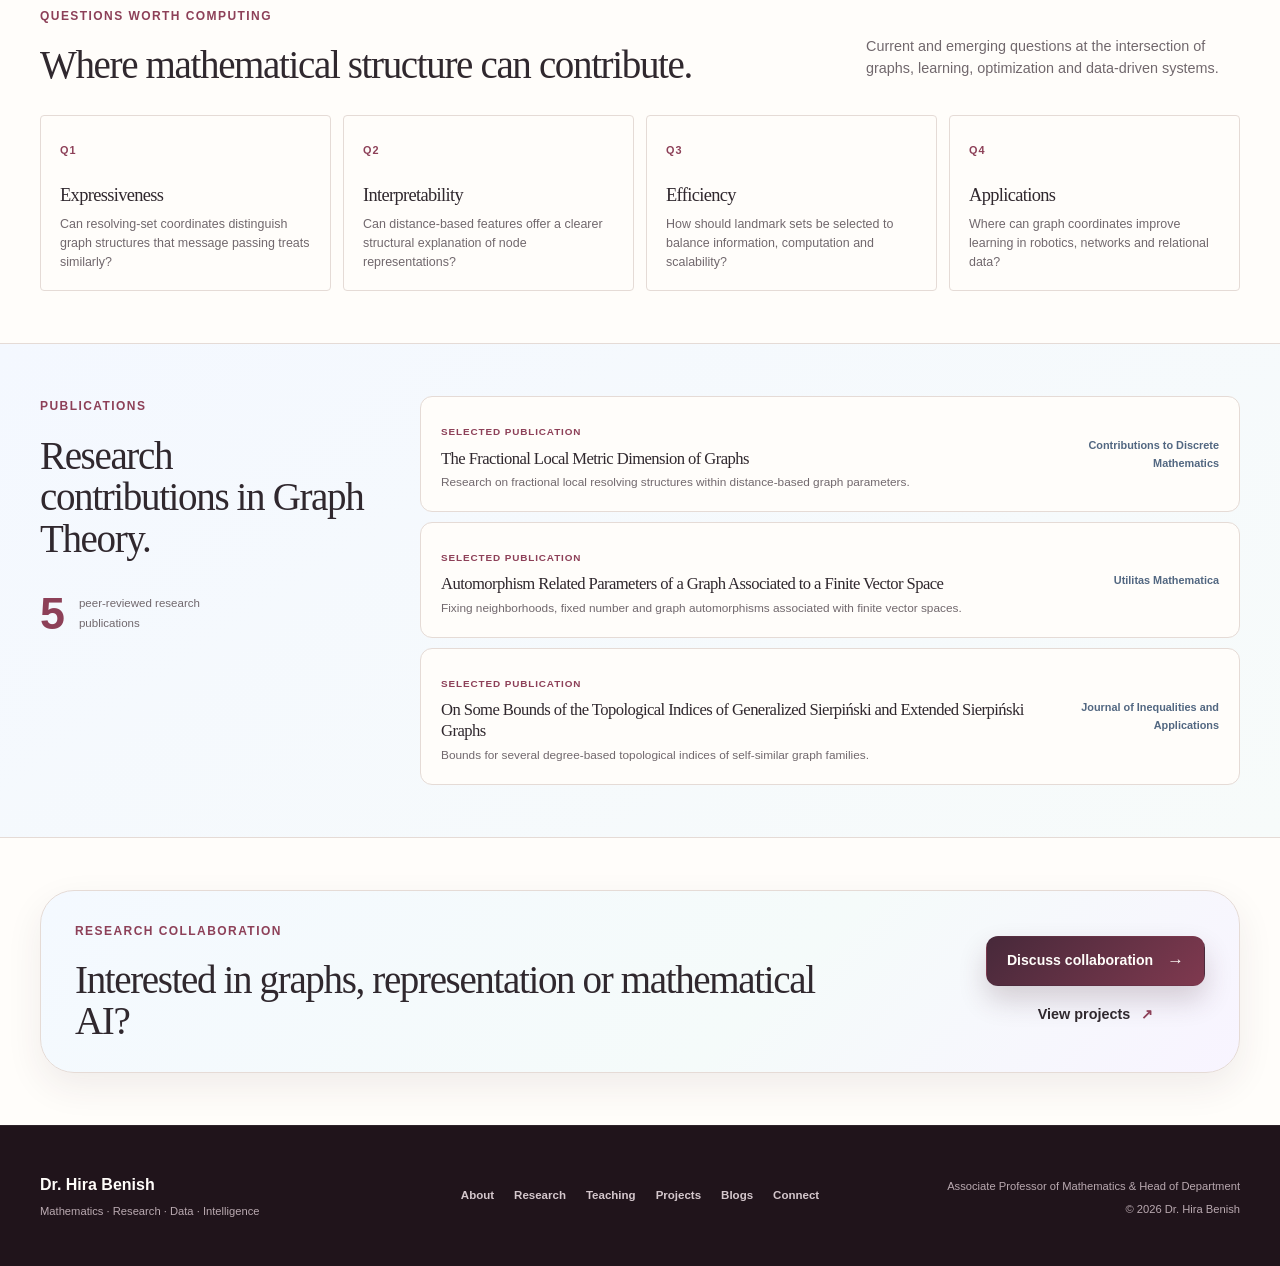
<file: research.html>
<!DOCTYPE html>
<html lang="en">
<head>
    <meta charset="UTF-8"><meta name="viewport" content="width=device-width, initial-scale=1.0">
    <meta name="description" content="Research of Dr. Hira Benish in Graph Theory, metric dimension, network analysis, graph learning and mathematical foundations of Artificial Intelligence.">
    <meta name="robots" content="index, follow, max-image-preview:large, max-snippet:-1, max-video-preview:-1"><meta name="author" content="Dr. Hira Benish">
    <meta name="theme-color" content="#35212f"><link rel="canonical" href="https://drhirabenish.github.io/research.html"><link rel="icon" href="assets/favicon.svg" type="image/svg+xml">
    <meta property="og:type" content="website"><meta property="og:locale" content="en_US"><meta property="og:title" content="Graph Theory & Mathematical AI Research | Dr. Hira Benish"><meta property="og:description" content="Research in Graph Theory, metric dimension, network analysis, graph learning and mathematical foundations of AI."><meta property="og:url" content="https://drhirabenish.github.io/research.html"><meta property="og:site_name" content="Dr. Hira Benish">
    <meta name="twitter:card" content="summary"><meta name="twitter:title" content="Graph Theory & Mathematical AI Research | Dr. Hira Benish"><meta name="twitter:description" content="Graph Theory, metric dimension, network analysis, graph learning and mathematical foundations of AI.">
    <title>Graph Theory & Mathematical AI Research | Dr. Hira Benish</title><link rel="stylesheet" href="css/style.css?v=17">
    <script type="application/ld+json">{"@context":"https://schema.org","@type":"CollectionPage","name":"Graph Theory and Mathematical AI Research","url":"https://drhirabenish.github.io/research.html","description":"Research of Dr. Hira Benish in Graph Theory, metric dimension, network analysis, graph learning and mathematical AI.","inLanguage":"en","isPartOf":{"@id":"https://drhirabenish.github.io/#website"},"author":{"@id":"https://drhirabenish.github.io/#person"},"about":["Graph Theory","Metric Dimension","Network Analysis","Graph Learning","Mathematical AI"]}</script>
</head>
<body data-page="research">
    <a class="skip-link" href="#main-content">Skip to main content</a>
    <header class="site-header" id="site-header"><div class="container nav-shell"><a class="brand" href="index.html" aria-label="Dr. Hira Benish — Home"><span class="brand-mark" aria-hidden="true">H</span><span class="brand-copy"><strong>Dr. Hira Benish</strong><small>Mathematician · Researcher · Educator</small></span></a><button class="nav-toggle" type="button" aria-expanded="false" aria-controls="primary-navigation"><span class="sr-only">Open navigation</span><span></span><span></span><span></span></button><nav class="primary-nav" id="primary-navigation" aria-label="Primary navigation"><a data-nav="home" href="index.html">Home</a><a data-nav="about" href="about.html">About</a><a data-nav="research" href="research.html">Research</a><a data-nav="teaching" href="teaching.html">Teaching</a><a data-nav="projects" href="projects.html">Projects</a><a data-nav="speaking" href="speaking.html">Speaking</a><a data-nav="blogs" href="blogs.html">Blogs</a><a class="nav-cta" data-nav="contact" href="contact.html">Connect</a></nav></div></header>

    <main id="main-content">
        <section class="research-editorial-hero">
            <div class="container research-hero-layout">
                <div class="research-hero-copy" data-reveal><p class="eyebrow"><span></span> Research &amp; publications</p><h1>From distinguishing graphs to representing intelligent networks.</h1><p>My research foundation lies in Graph Theory and distance-based graph parameters. I am extending this mathematical perspective toward graph representation, neural networks and the structural foundations of intelligent systems.</p><div class="research-hero-links"><a class="button button-primary" href="#current-direction">Current direction <span>↓</span></a><a class="text-link" href="#publications">Publications <span>→</span></a></div></div>

                <div class="research-visual-stage" data-reveal data-delay="100">
                    <div class="hero-visual" role="img" aria-label="An animated graph showing landmark nodes, metric coordinates and an intelligent systems core">
                        <div class="visual-status"><span></span> Graph intelligence model</div>
                        <svg class="graph-system" viewBox="0 0 620 620" aria-hidden="true">
                            <defs><linearGradient id="edgeGradient" x1="0" y1="0" x2="1" y2="1"><stop offset="0%" stop-color="#ba7a54"/><stop offset="52%" stop-color="#93445e"/><stop offset="100%" stop-color="#66506f"/></linearGradient><radialGradient id="coreGradient"><stop offset="0%" stop-color="#f1c49c" stop-opacity="0.95"/><stop offset="48%" stop-color="#9b5065" stop-opacity="0.82"/><stop offset="100%" stop-color="#5a405f" stop-opacity="0.18"/></radialGradient><filter id="softGlow" x="-80%" y="-80%" width="260%" height="260%"><feGaussianBlur stdDeviation="8" result="blur"/><feMerge><feMergeNode in="blur"/><feMergeNode in="SourceGraphic"/></feMerge></filter></defs>
                            <g class="graph-edges"><path d="M112 195 L210 126 L310 310 L475 154 L528 305 L445 465 L310 310 L171 470 L112 195"/><path d="M210 126 L475 154 L445 465 L171 470 Z"/><path d="M112 195 L310 310 L528 305"/></g>
                            <g class="signal-paths"><path class="signal signal-a" d="M112 195 L210 126 L310 310 L475 154"/><path class="signal signal-b" d="M171 470 L310 310 L528 305"/><path class="signal signal-c" d="M445 465 L310 310 L112 195"/></g>
                            <g class="minor-nodes"><circle cx="210" cy="126" r="8"/><circle cx="475" cy="154" r="8"/><circle cx="528" cy="305" r="8"/><circle cx="445" cy="465" r="8"/><circle cx="171" cy="470" r="8"/></g>
                            <g class="landmark landmark-one" transform="translate(112 195)"><circle class="landmark-halo" r="26"/><circle class="landmark-core" r="12"/><text x="-20" y="-35">w₁</text></g><g class="landmark landmark-two" transform="translate(475 154)"><circle class="landmark-halo" r="26"/><circle class="landmark-core" r="12"/><text x="16" y="-27">w₂</text></g><g class="landmark landmark-three" transform="translate(445 465)"><circle class="landmark-halo" r="26"/><circle class="landmark-core" r="12"/><text x="18" y="34">w₃</text></g>
                            <g class="core-node" transform="translate(310 310)"><circle class="core-aura" r="85" fill="url(#coreGradient)" filter="url(#softGlow)"/><circle class="core-ring" r="65"/><circle class="core-disc" r="49"/><text class="core-label" text-anchor="middle" y="7">AI</text></g>
                            <g class="orbit-token token-math"><circle cx="310" cy="68" r="5"/><text x="326" y="74">Graph Theory</text></g><g class="orbit-token token-python"><circle cx="69" cy="310" r="5"/><text x="84" y="316">Python</text></g><g class="orbit-token token-data"><circle cx="310" cy="552" r="5"/><text x="326" y="558">Data</text></g>
                        </svg>
                        <div class="coordinate-card"><span>Metric coordinates</span><strong>r(v | W) = (2, 4, 3)</strong><small>structure → representation → learning</small></div>
                    </div>
                </div>
            </div>
        </section>

        <section class="research-arc section-pad"><div class="container"><div class="split-heading" data-reveal><div><p class="section-kicker">Research arc</p><h2>A continuous mathematical direction.</h2></div><p>The methods evolve, but the central question remains: how can structure distinguish, represent and explain complex systems?</p></div><div class="arc-grid"><article data-reveal><span>Foundation</span><h3>Graph Theory &amp; Metric Dimension</h3><p>Distance-based distinguishing parameters, resolving sets, graph automorphisms and related structural properties.</p><div class="tag-row"><span>Metric Dimension</span><span>Resolving Sets</span><span>Graph Parameters</span></div></article><article data-reveal data-delay="90"><span>Bridge</span><h3>Network Representation</h3><p>Using coordinate systems, graph structure and mathematical features to create informative representations of networked data.</p><div class="tag-row"><span>Networks</span><span>Coordinates</span><span>Representation</span></div></article><article data-reveal data-delay="180"><span>Direction</span><h3>Graph Learning &amp; Mathematical AI</h3><p>Studying how mathematically grounded features can strengthen structural awareness in neural networks and graph learning.</p><div class="tag-row"><span>GNNs</span><span>Neural Networks</span><span>AI</span></div></article></div></div></section>

        <section class="method-section section-pad" id="current-direction"><div class="container method-layout"><div class="method-copy" data-reveal><p class="section-kicker section-kicker-light">Current research direction</p><h2>Metric-coordinate features for graph learning.</h2><p>I am investigating whether coordinates derived from a resolving set can provide neural models with explicit structural information that standard local aggregation may overlook.</p><p>The aim is to connect a classical Graph Theory concept with modern representation learning in a mathematically interpretable pipeline.</p></div><div class="method-flow" data-reveal data-delay="100"><article><span>01</span><strong>Graph</strong><small>Network structure G = (V, E)</small></article><i>→</i><article><span>02</span><strong>Resolving Set</strong><small>Landmarks W = {w₁, …, wₖ}</small></article><i>→</i><article><span>03</span><strong>Coordinates</strong><small>r(v | W)</small></article><i>→</i><article><span>04</span><strong>Learning</strong><small>Structure-aware features</small></article></div></div></section>

        <section class="research-questions section-pad"><div class="container"><div class="split-heading" data-reveal><div><p class="section-kicker">Questions worth computing</p><h2>Where mathematical structure can contribute.</h2></div><p>Current and emerging questions at the intersection of graphs, learning, optimization and data-driven systems.</p></div><div class="question-grid"><article data-reveal><span>Q1</span><h3>Expressiveness</h3><p>Can resolving-set coordinates distinguish graph structures that message passing treats similarly?</p></article><article data-reveal data-delay="60"><span>Q2</span><h3>Interpretability</h3><p>Can distance-based features offer a clearer structural explanation of node representations?</p></article><article data-reveal data-delay="120"><span>Q3</span><h3>Efficiency</h3><p>How should landmark sets be selected to balance information, computation and scalability?</p></article><article data-reveal data-delay="180"><span>Q4</span><h3>Applications</h3><p>Where can graph coordinates improve learning in robotics, networks and relational data?</p></article></div></div></section>

        <section class="publications-section section-pad" id="publications"><div class="container publication-list-layout"><div data-reveal><p class="section-kicker">Publications</p><h2>Research contributions in Graph Theory.</h2><p class="publication-count"><strong>5</strong><span>peer-reviewed research publications</span></p></div><div class="publication-list" data-reveal data-delay="100"><article><div><span>Selected publication</span><h3>The Fractional Local Metric Dimension of Graphs</h3><p>Research on fractional local resolving structures within distance-based graph parameters.</p></div><b>Contributions to Discrete Mathematics</b></article><article><div><span>Selected publication</span><h3>Automorphism Related Parameters of a Graph Associated to a Finite Vector Space</h3><p>Fixing neighborhoods, fixed number and graph automorphisms associated with finite vector spaces.</p></div><b>Utilitas Mathematica</b></article><article><div><span>Selected publication</span><h3>On Some Bounds of the Topological Indices of Generalized Sierpiński and Extended Sierpiński Graphs</h3><p>Bounds for several degree-based topological indices of self-similar graph families.</p></div><b>Journal of Inequalities and Applications</b></article></div></div></section>

        <section class="page-cta section-pad"><div class="container page-cta-shell" data-reveal><div><p class="section-kicker">Research collaboration</p><h2>Interested in graphs, representation or mathematical AI?</h2></div><div><a class="button button-primary" href="contact.html">Discuss collaboration <span>→</span></a><a class="text-link" href="projects.html">View projects <span>↗</span></a></div></div></section>
    </main>
    <footer class="site-footer"><div class="container footer-layout"><div><a class="footer-brand" href="index.html">Dr. Hira Benish</a><p>Mathematics · Research · Data · Intelligence</p></div><nav aria-label="Footer navigation"><a href="about.html">About</a><a href="research.html">Research</a><a href="teaching.html">Teaching</a><a href="projects.html">Projects</a><a href="blogs.html">Blogs</a><a href="contact.html">Connect</a></nav><div class="footer-meta"><p>Associate Professor of Mathematics &amp; Head of Department</p><p>© <span data-current-year>2026</span> Dr. Hira Benish</p></div></div></footer><script src="js/script.js?v=9"></script>
</body>
</html>
</file>
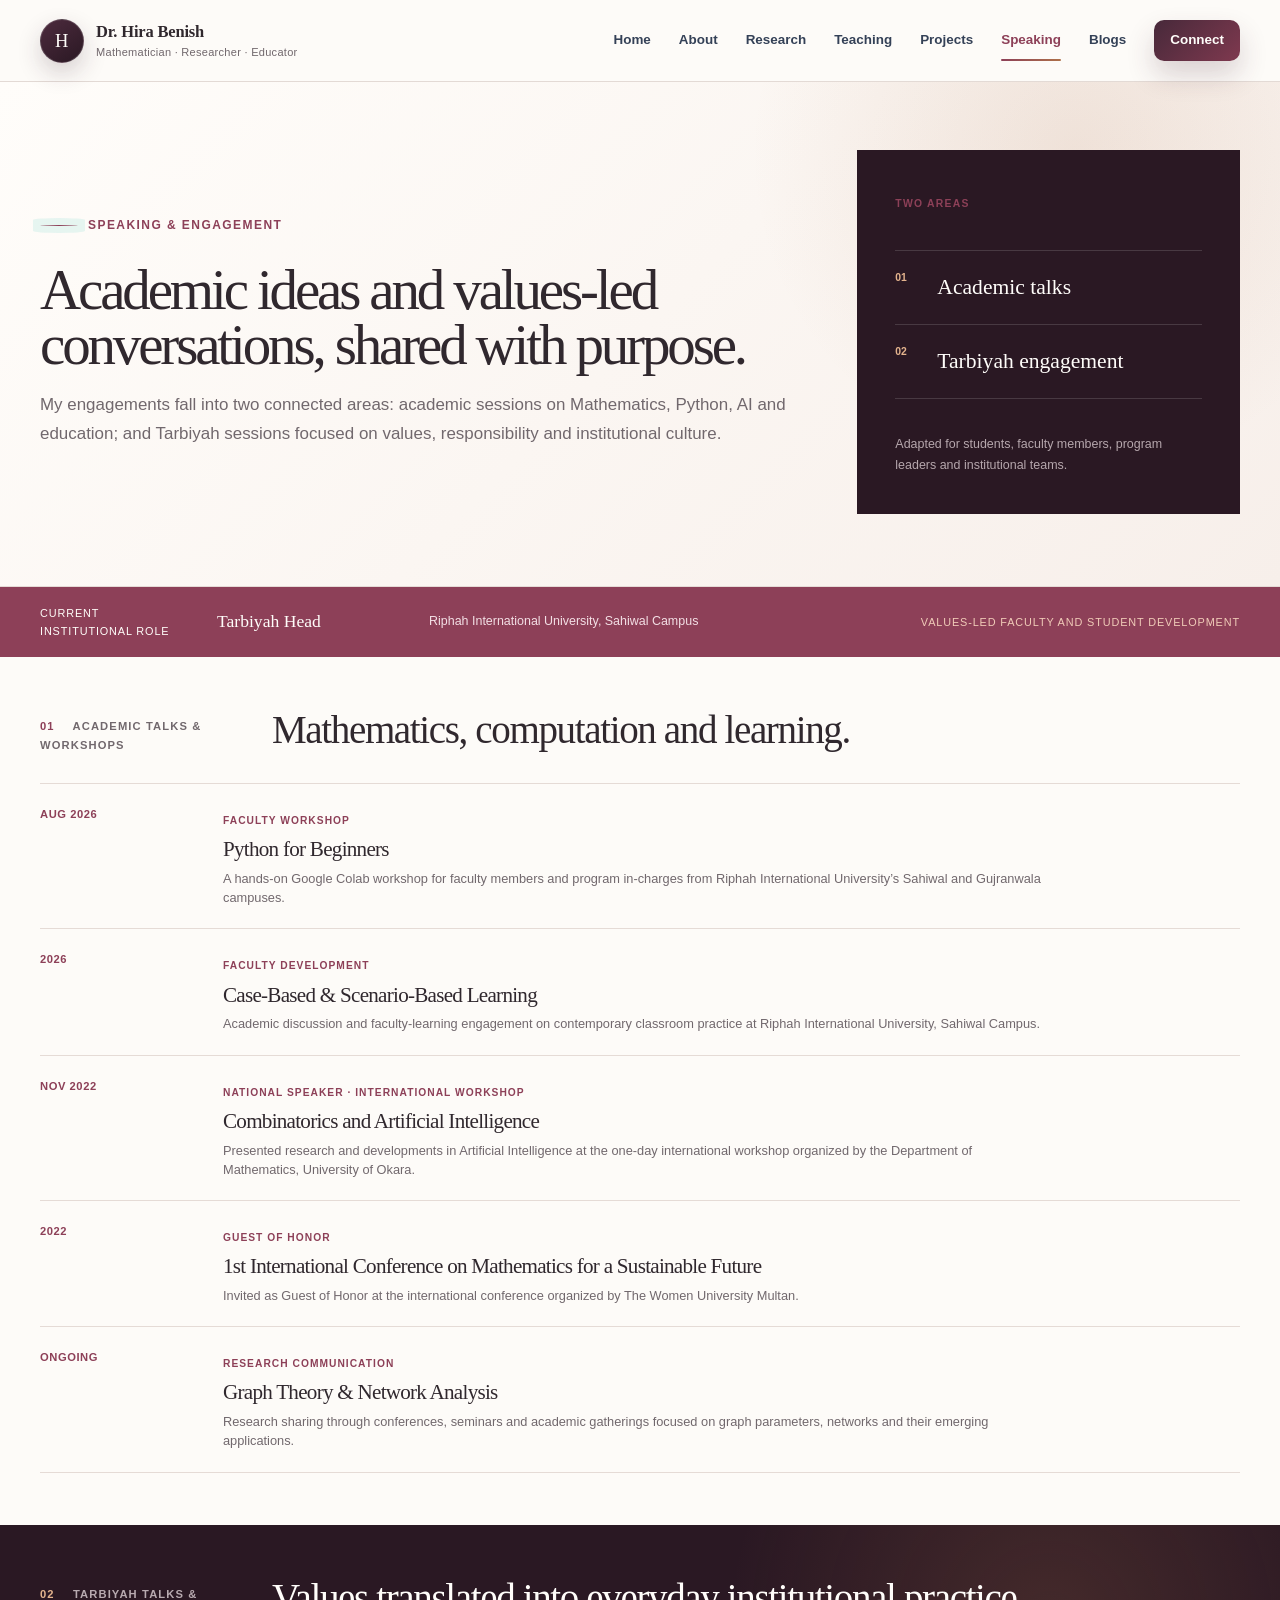
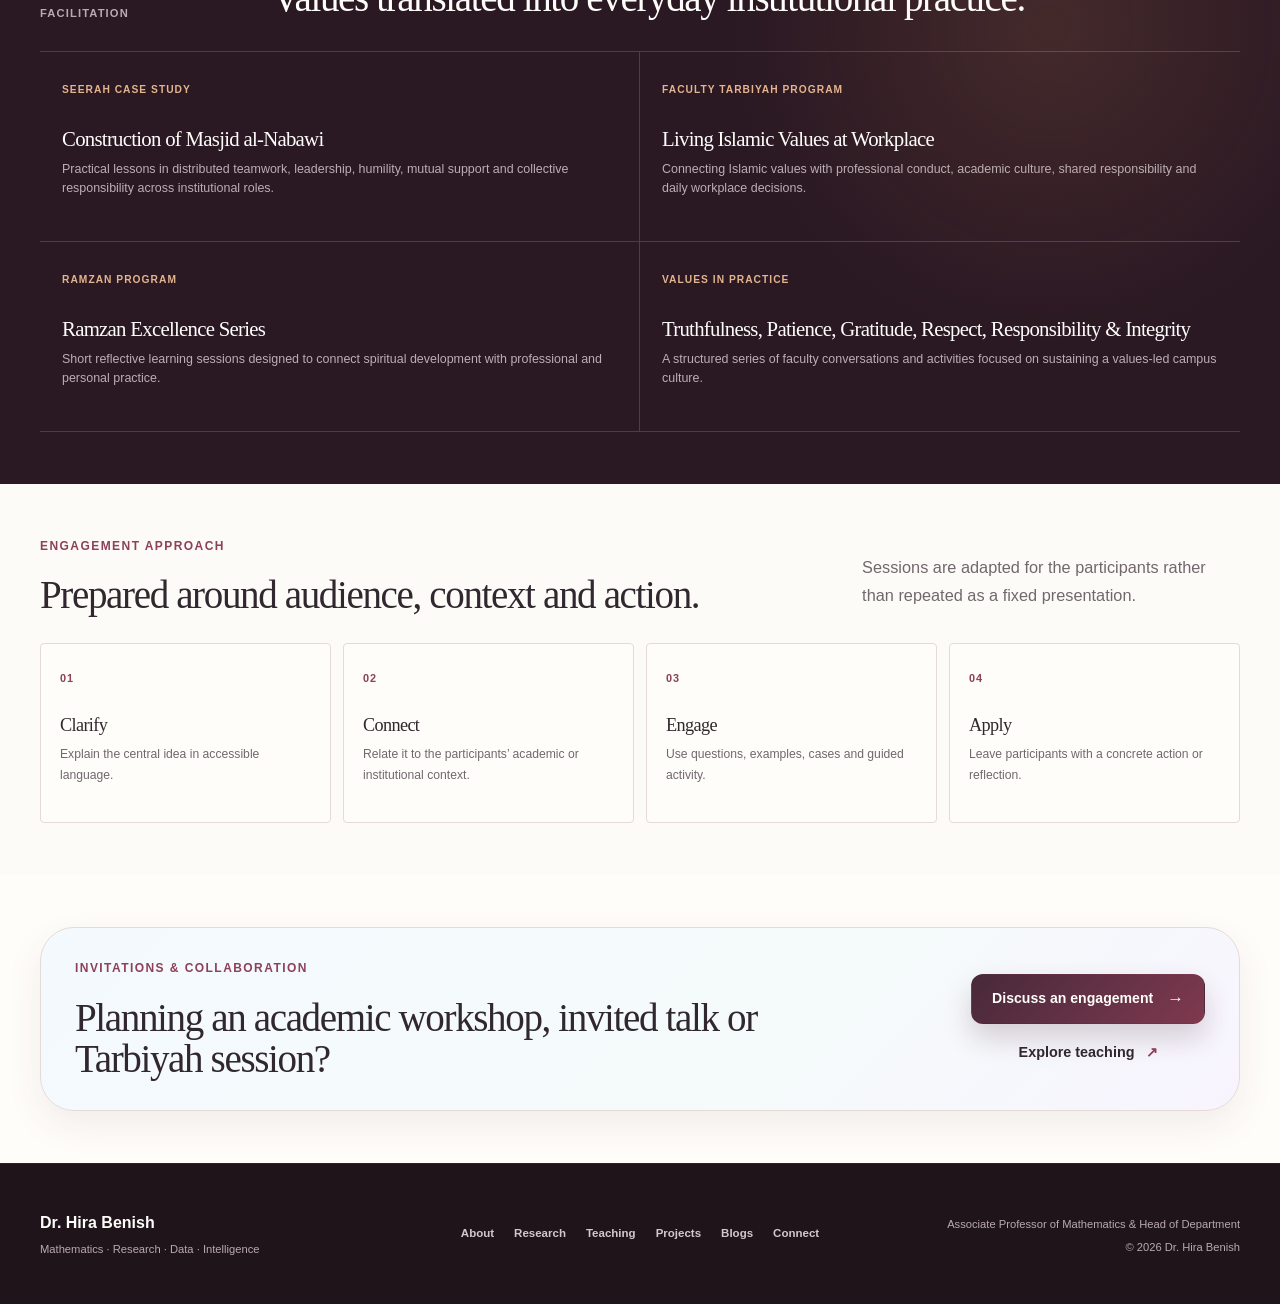
<file: speaking.html>
<!DOCTYPE html>
<html lang="en">
<head>
    <meta charset="UTF-8"><meta name="viewport" content="width=device-width, initial-scale=1.0">
    <meta name="description" content="Academic talks, workshops and Tarbiyah engagement of Dr. Hira Benish in Mathematics, AI, Python, education and values-led leadership.">
    <meta name="robots" content="index, follow, max-image-preview:large, max-snippet:-1, max-video-preview:-1"><meta name="author" content="Dr. Hira Benish">
    <meta name="theme-color" content="#35212f"><link rel="canonical" href="https://drhirabenish.github.io/speaking.html"><link rel="icon" href="assets/favicon.svg" type="image/svg+xml">
    <meta property="og:type" content="website"><meta property="og:locale" content="en_US"><meta property="og:title" content="Mathematics, Python & AI Speaking | Dr. Hira Benish"><meta property="og:description" content="Academic talks and workshops on Mathematics, Python, AI, education and values-led leadership."><meta property="og:url" content="https://drhirabenish.github.io/speaking.html"><meta property="og:site_name" content="Dr. Hira Benish">
    <meta name="twitter:card" content="summary"><meta name="twitter:title" content="Mathematics, Python & AI Speaking | Dr. Hira Benish"><meta name="twitter:description" content="Academic talks and workshops on Mathematics, Python, Artificial Intelligence and education.">
    <title>Mathematics, Python & AI Speaking | Dr. Hira Benish</title><link rel="stylesheet" href="css/style.css?v=18">
    <script type="application/ld+json">{"@context":"https://schema.org","@type":"CollectionPage","name":"Mathematics, Python and AI Speaking","url":"https://drhirabenish.github.io/speaking.html","description":"Academic talks, workshops and engagement by Dr. Hira Benish in Mathematics, Python, AI and education.","inLanguage":"en","isPartOf":{"@id":"https://drhirabenish.github.io/#website"},"author":{"@id":"https://drhirabenish.github.io/#person"},"about":["Mathematics","Python","Artificial Intelligence","Education","Academic Leadership"]}</script>
</head>
<body data-page="speaking">
    <a class="skip-link" href="#main-content">Skip to main content</a>
    <header class="site-header" id="site-header"><div class="container nav-shell"><a class="brand" href="index.html" aria-label="Dr. Hira Benish — Home"><span class="brand-mark" aria-hidden="true">H</span><span class="brand-copy"><strong>Dr. Hira Benish</strong><small>Mathematician · Researcher · Educator</small></span></a><button class="nav-toggle" type="button" aria-expanded="false" aria-controls="primary-navigation"><span class="sr-only">Open navigation</span><span></span><span></span><span></span></button><nav class="primary-nav" id="primary-navigation" aria-label="Primary navigation"><a data-nav="home" href="index.html">Home</a><a data-nav="about" href="about.html">About</a><a data-nav="research" href="research.html">Research</a><a data-nav="teaching" href="teaching.html">Teaching</a><a data-nav="projects" href="projects.html">Projects</a><a data-nav="speaking" href="speaking.html">Speaking</a><a data-nav="blogs" href="blogs.html">Blogs</a><a class="nav-cta" data-nav="contact" href="contact.html">Connect</a></nav></div></header>

    <main id="main-content">
        <section class="editorial-page-hero speaking-editorial-hero">
            <div class="container editorial-hero-grid"><div data-reveal><p class="eyebrow"><span></span> Speaking &amp; engagement</p><h1>Academic ideas and values-led conversations, shared with purpose.</h1><p>My engagements fall into two connected areas: academic sessions on Mathematics, Python, AI and education; and Tarbiyah sessions focused on values, responsibility and institutional culture.</p></div><aside class="speaking-index" data-reveal data-delay="100"><span>Two areas</span><ol><li><b>01</b>Academic talks</li><li><b>02</b>Tarbiyah engagement</li></ol><p>Adapted for students, faculty members, program leaders and institutional teams.</p></aside></div>
        </section>

        <section class="speaking-role-strip"><div class="container" data-reveal><span>Current institutional role</span><strong>Tarbiyah Head</strong><p>Riphah International University, Sahiwal Campus</p><i>Values-led faculty and student development</i></div></section>

        <section class="talk-archive section-pad"><div class="container"><div class="editorial-heading" data-reveal><p><span>01</span> Academic talks &amp; workshops</p><h2>Mathematics, computation and learning.</h2></div>
            <div class="talk-ledger academic-talks">
                <article data-reveal><time>Aug 2026</time><div><span>Faculty workshop</span><h3>Python for Beginners</h3><p>A hands-on Google Colab workshop for faculty members and program in-charges from Riphah International University’s Sahiwal and Gujranwala campuses.</p></div></article>
                <article data-reveal><time>2026</time><div><span>Faculty development</span><h3>Case-Based &amp; Scenario-Based Learning</h3><p>Academic discussion and faculty-learning engagement on contemporary classroom practice at Riphah International University, Sahiwal Campus.</p></div></article>
                <article data-reveal><time>Nov 2022</time><div><span>National speaker · International workshop</span><h3>Combinatorics and Artificial Intelligence</h3><p>Presented research and developments in Artificial Intelligence at the one-day international workshop organized by the Department of Mathematics, University of Okara.</p></div></article>
                <article data-reveal><time>2022</time><div><span>Guest of Honor</span><h3>1st International Conference on Mathematics for a Sustainable Future</h3><p>Invited as Guest of Honor at the international conference organized by The Women University Multan.</p></div></article>
                <article data-reveal><time>Ongoing</time><div><span>Research communication</span><h3>Graph Theory &amp; Network Analysis</h3><p>Research sharing through conferences, seminars and academic gatherings focused on graph parameters, networks and their emerging applications.</p></div></article>
            </div>
        </div></section>

        <section class="tarbiyah-archive section-pad"><div class="container"><div class="editorial-heading editorial-heading-light" data-reveal><p><span>02</span> Tarbiyah talks &amp; facilitation</p><h2>Values translated into everyday institutional practice.</h2></div>
            <div class="tarbiyah-ledger">
                <article data-reveal><span>Seerah case study</span><h3>Construction of Masjid al-Nabawi</h3><p>Practical lessons in distributed teamwork, leadership, humility, mutual support and collective responsibility across institutional roles.</p></article>
                <article data-reveal data-delay="60"><span>Faculty Tarbiyah program</span><h3>Living Islamic Values at Workplace</h3><p>Connecting Islamic values with professional conduct, academic culture, shared responsibility and daily workplace decisions.</p></article>
                <article data-reveal data-delay="120"><span>Ramzan program</span><h3>Ramzan Excellence Series</h3><p>Short reflective learning sessions designed to connect spiritual development with professional and personal practice.</p></article>
                <article data-reveal data-delay="180"><span>Values in practice</span><h3>Truthfulness, Patience, Gratitude, Respect, Responsibility &amp; Integrity</h3><p>A structured series of faculty conversations and activities focused on sustaining a values-led campus culture.</p></article>
            </div>
        </div></section>

        <section class="engagement-approach section-pad"><div class="container"><div class="split-heading" data-reveal><div><p class="section-kicker">Engagement approach</p><h2>Prepared around audience, context and action.</h2></div><p>Sessions are adapted for the participants rather than repeated as a fixed presentation.</p></div><div class="engagement-grid"><article data-reveal><span>01</span><h3>Clarify</h3><p>Explain the central idea in accessible language.</p></article><article data-reveal data-delay="60"><span>02</span><h3>Connect</h3><p>Relate it to the participants’ academic or institutional context.</p></article><article data-reveal data-delay="120"><span>03</span><h3>Engage</h3><p>Use questions, examples, cases and guided activity.</p></article><article data-reveal data-delay="180"><span>04</span><h3>Apply</h3><p>Leave participants with a concrete action or reflection.</p></article></div></div></section>

        <section class="page-cta section-pad"><div class="container page-cta-shell" data-reveal><div><p class="section-kicker">Invitations &amp; collaboration</p><h2>Planning an academic workshop, invited talk or Tarbiyah session?</h2></div><div><a class="button button-primary" href="contact.html">Discuss an engagement <span>→</span></a><a class="text-link" href="teaching.html">Explore teaching <span>↗</span></a></div></div></section>
    </main>
    <footer class="site-footer"><div class="container footer-layout"><div><a class="footer-brand" href="index.html">Dr. Hira Benish</a><p>Mathematics · Research · Data · Intelligence</p></div><nav aria-label="Footer navigation"><a href="about.html">About</a><a href="research.html">Research</a><a href="teaching.html">Teaching</a><a href="projects.html">Projects</a><a href="blogs.html">Blogs</a><a href="contact.html">Connect</a></nav><div class="footer-meta"><p>Associate Professor of Mathematics &amp; Head of Department</p><p>© <span data-current-year>2026</span> Dr. Hira Benish</p></div></div></footer><script src="js/script.js?v=9"></script>
</body>
</html>
</file>
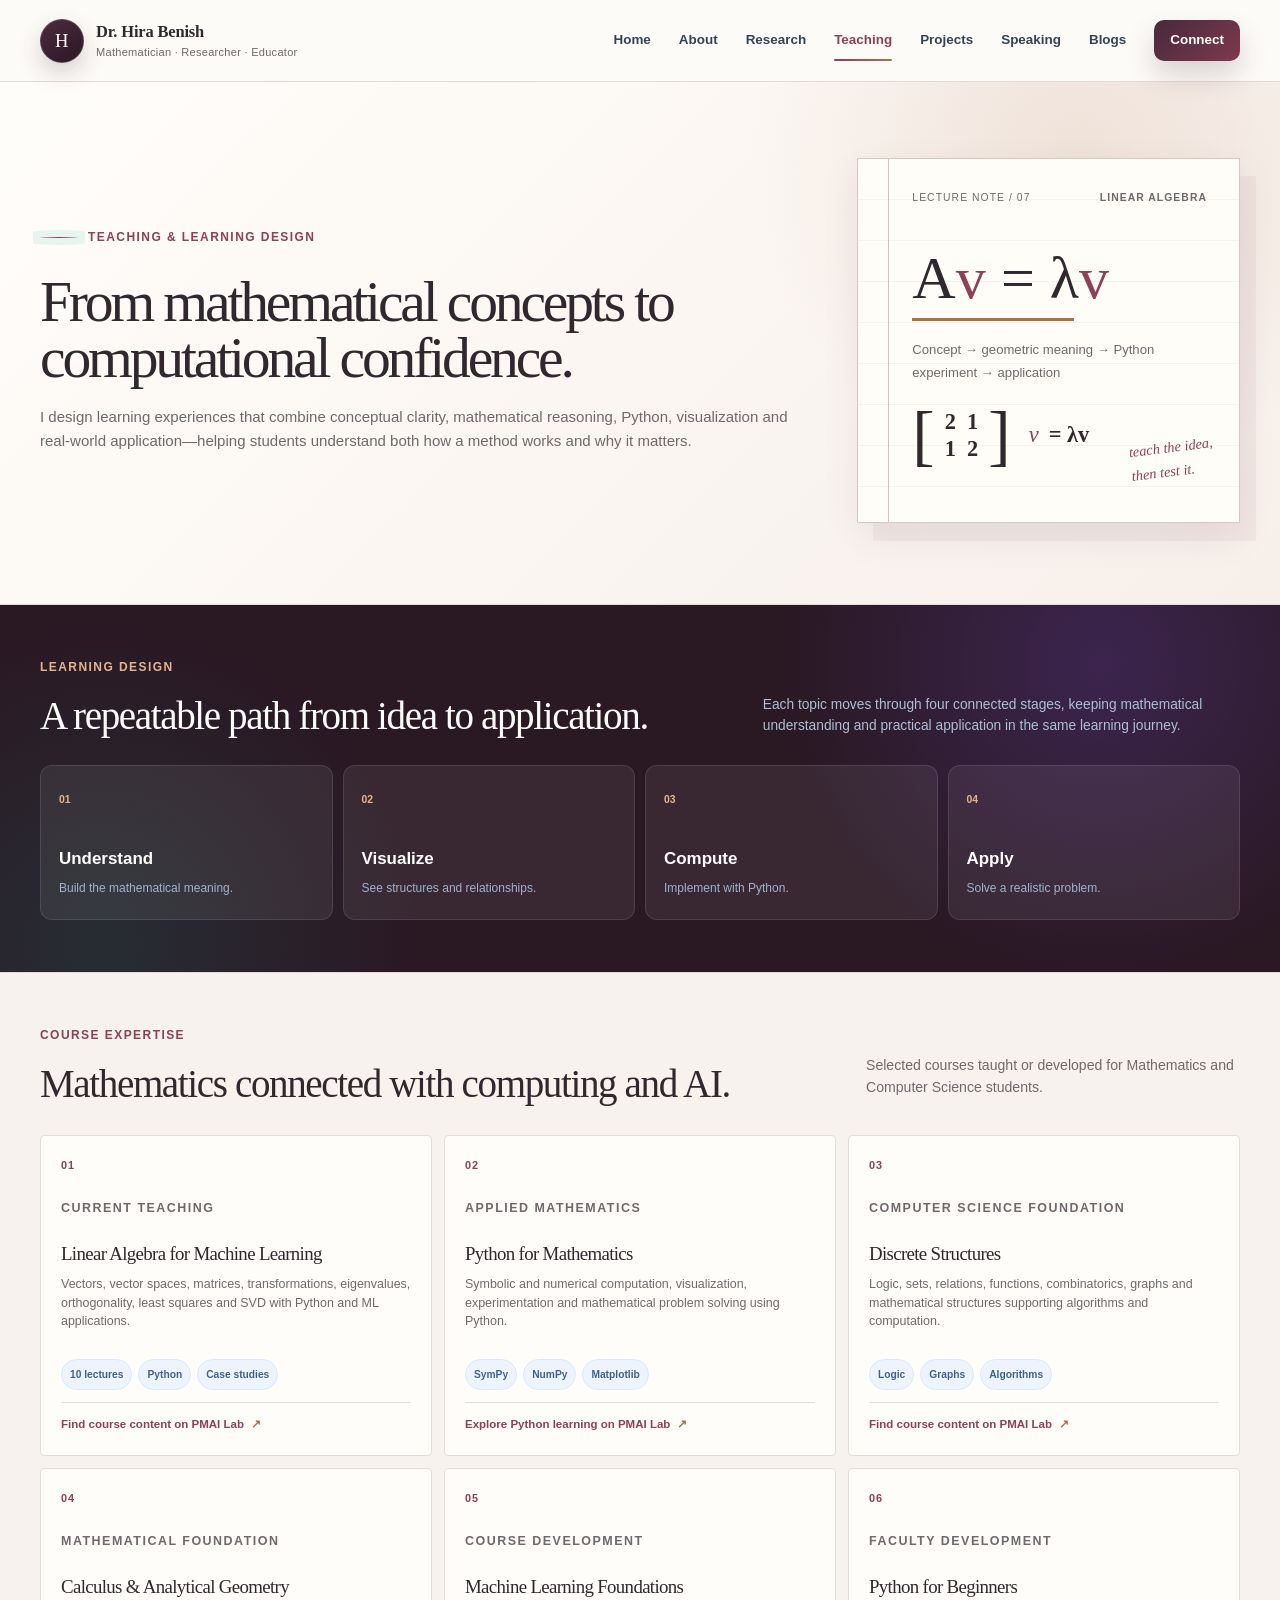
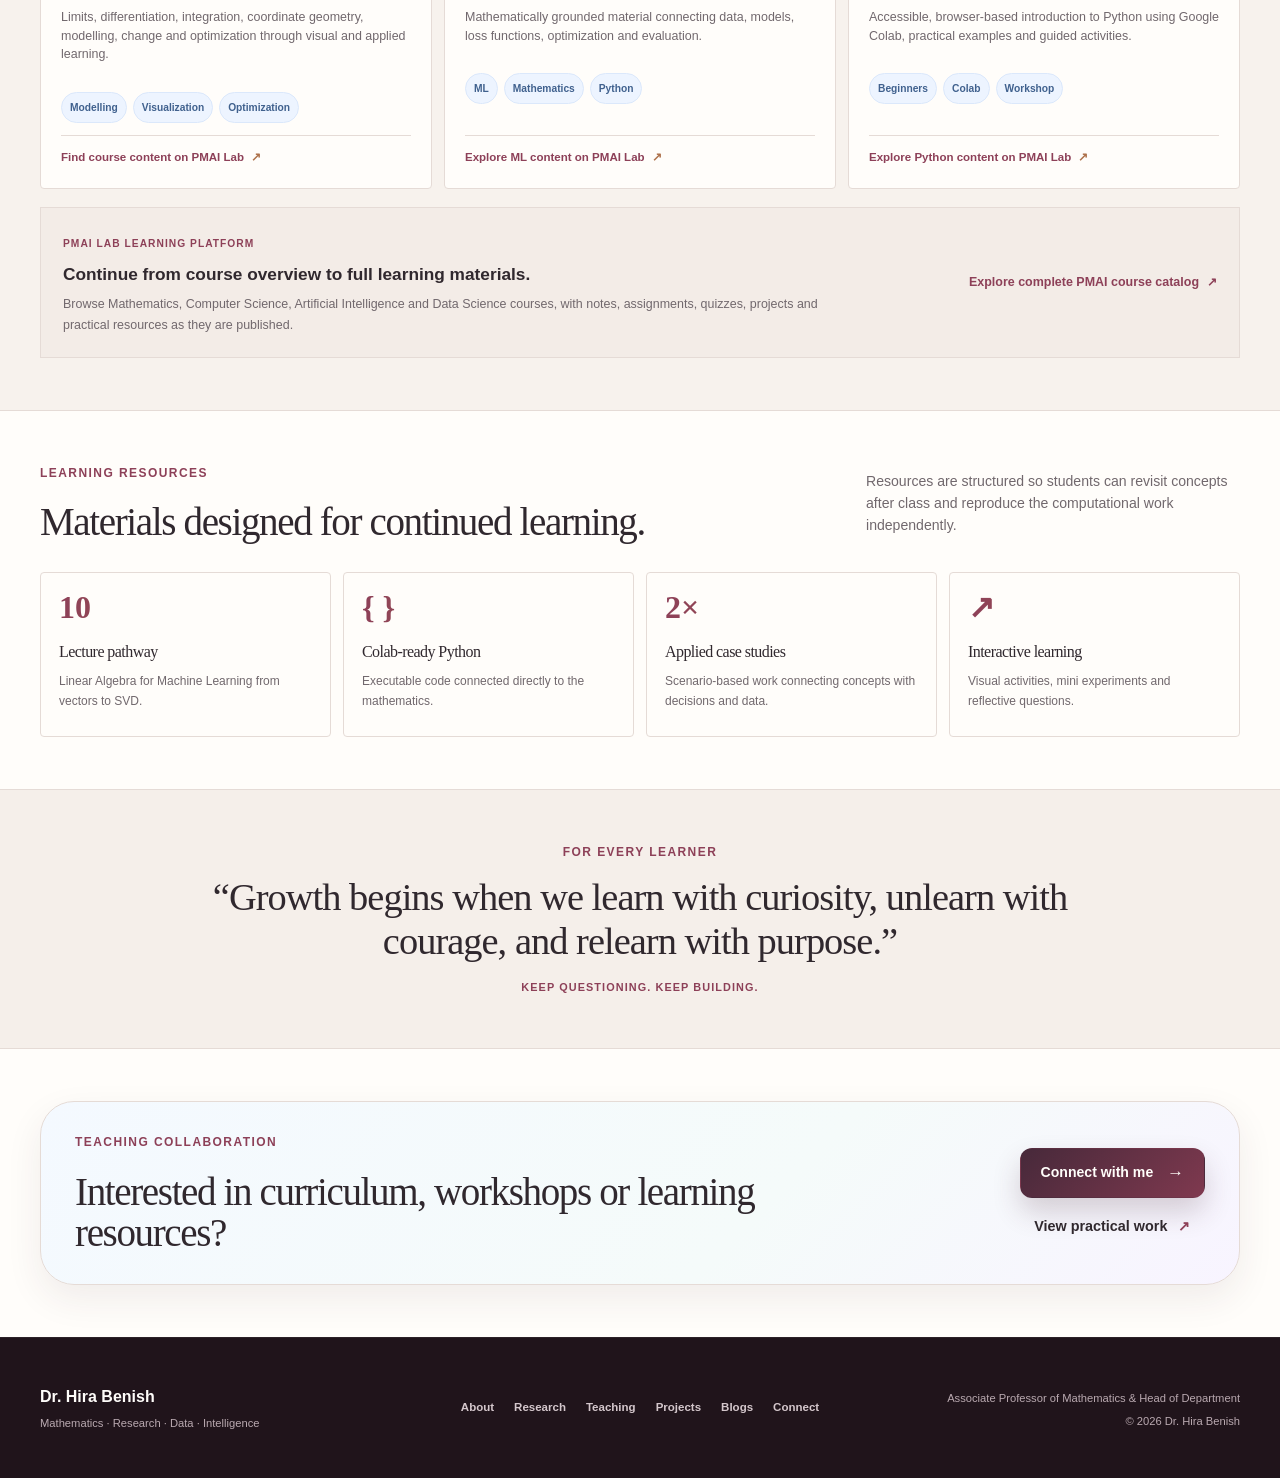
<file: teaching.html>
<!DOCTYPE html>
<html lang="en">
<head>
    <meta charset="UTF-8"><meta name="viewport" content="width=device-width, initial-scale=1.0">
    <meta name="description" content="Teaching portfolio and learning resources of Dr. Hira Benish in Mathematics, Python, Data Science and Machine Learning.">
    <meta name="robots" content="index, follow, max-image-preview:large, max-snippet:-1, max-video-preview:-1"><meta name="author" content="Dr. Hira Benish">
    <meta name="theme-color" content="#35212f"><link rel="canonical" href="https://drhirabenish.github.io/teaching.html"><link rel="icon" href="assets/favicon.svg" type="image/svg+xml">
    <meta property="og:type" content="website"><meta property="og:locale" content="en_US"><meta property="og:title" content="Mathematics, Python & ML Teaching | Dr. Hira Benish"><meta property="og:description" content="Teaching and learning resources in Mathematics, Python, Data Science and Machine Learning."><meta property="og:url" content="https://drhirabenish.github.io/teaching.html"><meta property="og:site_name" content="Dr. Hira Benish">
    <meta name="twitter:card" content="summary"><meta name="twitter:title" content="Mathematics, Python & ML Teaching | Dr. Hira Benish"><meta name="twitter:description" content="Teaching Mathematics through Python, visualization, Data Science and Machine Learning applications.">
    <title>Mathematics, Python & ML Teaching | Dr. Hira Benish</title><link rel="stylesheet" href="css/style.css?v=19">
    <script type="application/ld+json">{"@context":"https://schema.org","@type":"WebPage","name":"Mathematics, Python and Machine Learning Teaching","url":"https://drhirabenish.github.io/teaching.html","description":"Teaching portfolio and learning resources of Dr. Hira Benish in Mathematics, Python, Data Science and Machine Learning.","inLanguage":"en","isPartOf":{"@id":"https://drhirabenish.github.io/#website"},"author":{"@id":"https://drhirabenish.github.io/#person"},"about":["Mathematics Education","Python","Data Science","Machine Learning"]}</script>
</head>
<body data-page="teaching">
    <a class="skip-link" href="#main-content">Skip to main content</a>
    <header class="site-header" id="site-header"><div class="container nav-shell"><a class="brand" href="index.html" aria-label="Dr. Hira Benish — Home"><span class="brand-mark" aria-hidden="true">H</span><span class="brand-copy"><strong>Dr. Hira Benish</strong><small>Mathematician · Researcher · Educator</small></span></a><button class="nav-toggle" type="button" aria-expanded="false" aria-controls="primary-navigation"><span class="sr-only">Open navigation</span><span></span><span></span><span></span></button><nav class="primary-nav" id="primary-navigation" aria-label="Primary navigation"><a data-nav="home" href="index.html">Home</a><a data-nav="about" href="about.html">About</a><a data-nav="research" href="research.html">Research</a><a data-nav="teaching" href="teaching.html">Teaching</a><a data-nav="projects" href="projects.html">Projects</a><a data-nav="speaking" href="speaking.html">Speaking</a><a data-nav="blogs" href="blogs.html">Blogs</a><a class="nav-cta" data-nav="contact" href="contact.html">Connect</a></nav></div></header>

    <main id="main-content">
        <section class="editorial-page-hero teaching-editorial-hero">
            <div class="container editorial-hero-grid">
                <div data-reveal><p class="eyebrow"><span></span> Teaching &amp; learning design</p><h1>From mathematical concepts to computational confidence.</h1><p>I design learning experiences that combine conceptual clarity, mathematical reasoning, Python, visualization and real-world application—helping students understand both how a method works and why it matters.</p></div>
                <div class="teaching-manuscript" data-reveal data-delay="100" aria-label="Illustrative page of mathematical teaching notes">
                    <div class="manuscript-binding" aria-hidden="true"></div><div class="manuscript-header"><span>Lecture note / 07</span><b>Linear Algebra</b></div><p class="manuscript-equation">A<strong>v</strong> = λ<strong>v</strong></p><div class="manuscript-rule"></div><p class="manuscript-note">Concept → geometric meaning → Python experiment → application</p><div class="manuscript-matrix" aria-hidden="true"><span>[</span><strong>2&nbsp;&nbsp;1<br>1&nbsp;&nbsp;2</strong><span>]</span><i>v</i><b>= λv</b></div><p class="manuscript-margin">teach the idea,<br>then test it.</p>
                </div>
            </div>
        </section>

        <section class="learning-path-section teaching-learning-design section-pad">
            <div class="container">
                <div class="learning-design-heading" data-reveal>
                    <div><p class="section-kicker section-kicker-light">Learning design</p><h2>A repeatable path from idea to application.</h2></div>
                    <p>Each topic moves through four connected stages, keeping mathematical understanding and practical application in the same learning journey.</p>
                </div>
                <div class="learning-steps learning-steps-sequence">
                    <article data-reveal data-delay="0"><span>01</span><strong>Understand</strong><p>Build the mathematical meaning.</p></article>
                    <article data-reveal data-delay="140"><span>02</span><strong>Visualize</strong><p>See structures and relationships.</p></article>
                    <article data-reveal data-delay="280"><span>03</span><strong>Compute</strong><p>Implement with Python.</p></article>
                    <article data-reveal data-delay="420"><span>04</span><strong>Apply</strong><p>Solve a realistic problem.</p></article>
                </div>
            </div>
        </section>

        <section class="courses-section section-pad"><div class="container"><div class="split-heading" data-reveal><div><p class="section-kicker">Course expertise</p><h2>Mathematics connected with computing and AI.</h2></div><p>Selected courses taught or developed for Mathematics and Computer Science students.</p></div><div class="course-card-grid"><article data-reveal><span>01</span><p class="card-eyebrow">Current teaching</p><h3>Linear Algebra for Machine Learning</h3><p>Vectors, vector spaces, matrices, transformations, eigenvalues, orthogonality, least squares and SVD with Python and ML applications.</p><div class="tag-row"><span>10 lectures</span><span>Python</span><span>Case studies</span></div><a class="course-source-link" href="https://pmai.online/courses#computer-science" target="_blank" rel="noopener noreferrer">Find course content on PMAI Lab <span>↗</span></a></article><article data-reveal data-delay="60"><span>02</span><p class="card-eyebrow">Applied mathematics</p><h3>Python for Mathematics</h3><p>Symbolic and numerical computation, visualization, experimentation and mathematical problem solving using Python.</p><div class="tag-row"><span>SymPy</span><span>NumPy</span><span>Matplotlib</span></div><a class="course-source-link" href="https://pmai.online/courses#computer-science" target="_blank" rel="noopener noreferrer">Explore Python learning on PMAI Lab <span>↗</span></a></article><article data-reveal data-delay="120"><span>03</span><p class="card-eyebrow">Computer science foundation</p><h3>Discrete Structures</h3><p>Logic, sets, relations, functions, combinatorics, graphs and mathematical structures supporting algorithms and computation.</p><div class="tag-row"><span>Logic</span><span>Graphs</span><span>Algorithms</span></div><a class="course-source-link" href="https://pmai.online/courses#mathematics" target="_blank" rel="noopener noreferrer">Find course content on PMAI Lab <span>↗</span></a></article><article data-reveal data-delay="180"><span>04</span><p class="card-eyebrow">Mathematical foundation</p><h3>Calculus &amp; Analytical Geometry</h3><p>Limits, differentiation, integration, coordinate geometry, modelling, change and optimization through visual and applied learning.</p><div class="tag-row"><span>Modelling</span><span>Visualization</span><span>Optimization</span></div><a class="course-source-link" href="https://pmai.online/courses#mathematics" target="_blank" rel="noopener noreferrer">Find course content on PMAI Lab <span>↗</span></a></article><article data-reveal data-delay="240"><span>05</span><p class="card-eyebrow">Course development</p><h3>Machine Learning Foundations</h3><p>Mathematically grounded material connecting data, models, loss functions, optimization and evaluation.</p><div class="tag-row"><span>ML</span><span>Mathematics</span><span>Python</span></div><a class="course-source-link" href="https://pmai.online/courses#artificial-intelligence" target="_blank" rel="noopener noreferrer">Explore ML content on PMAI Lab <span>↗</span></a></article><article data-reveal data-delay="300"><span>06</span><p class="card-eyebrow">Faculty development</p><h3>Python for Beginners</h3><p>Accessible, browser-based introduction to Python using Google Colab, practical examples and guided activities.</p><div class="tag-row"><span>Beginners</span><span>Colab</span><span>Workshop</span></div><a class="course-source-link" href="https://pmai.online/courses#computer-science" target="_blank" rel="noopener noreferrer">Explore Python content on PMAI Lab <span>↗</span></a></article></div><div class="course-catalog-link" data-reveal><div><span>PMAI Lab learning platform</span><strong>Continue from course overview to full learning materials.</strong><p>Browse Mathematics, Computer Science, Artificial Intelligence and Data Science courses, with notes, assignments, quizzes, projects and practical resources as they are published.</p></div><a href="https://pmai.online/courses" target="_blank" rel="noopener noreferrer">Explore complete PMAI course catalog <span>↗</span></a></div></div></section>

        

        <section class="resource-section section-pad"><div class="container"><div class="split-heading" data-reveal><div><p class="section-kicker">Learning resources</p><h2>Materials designed for continued learning.</h2></div><p>Resources are structured so students can revisit concepts after class and reproduce the computational work independently.</p></div><div class="resource-grid"><article data-reveal><strong>10</strong><h3>Lecture pathway</h3><p>Linear Algebra for Machine Learning from vectors to SVD.</p></article><article data-reveal data-delay="70"><strong>{ }</strong><h3>Colab-ready Python</h3><p>Executable code connected directly to the mathematics.</p></article><article data-reveal data-delay="140"><strong>2×</strong><h3>Applied case studies</h3><p>Scenario-based work connecting concepts with decisions and data.</p></article><article data-reveal data-delay="210"><strong>↗</strong><h3>Interactive learning</h3><p>Visual activities, mini experiments and reflective questions.</p></article></div></div></section>

        <section class="learning-quote-section section-pad">
            <div class="container learning-quote-shell" data-reveal>
                <p class="section-kicker">For every learner</p>
                <blockquote>“Growth begins when we learn with curiosity, unlearn with courage, and relearn with purpose.”</blockquote>
                <span>Keep questioning. Keep building.</span>
            </div>
        </section>

        <section class="page-cta section-pad"><div class="container page-cta-shell" data-reveal><div><p class="section-kicker">Teaching collaboration</p><h2>Interested in curriculum, workshops or learning resources?</h2></div><div><a class="button button-primary" href="contact.html">Connect with me <span>→</span></a><a class="text-link" href="projects.html">View practical work <span>↗</span></a></div></div></section>
    </main>
    <footer class="site-footer"><div class="container footer-layout"><div><a class="footer-brand" href="index.html">Dr. Hira Benish</a><p>Mathematics · Research · Data · Intelligence</p></div><nav aria-label="Footer navigation"><a href="about.html">About</a><a href="research.html">Research</a><a href="teaching.html">Teaching</a><a href="projects.html">Projects</a><a href="blogs.html">Blogs</a><a href="contact.html">Connect</a></nav><div class="footer-meta"><p>Associate Professor of Mathematics &amp; Head of Department</p><p>© <span data-current-year>2026</span> Dr. Hira Benish</p></div></div></footer><script src="js/script.js?v=9"></script>
</body>
</html>
</file>
<file: css/style.css>
:root {
    --navy-950: #061426;
    --navy-900: #081b34;
    --navy-800: #0d2748;
    --ink: #12213a;
    --muted: #5f6c7e;
    --muted-light: #a9b8cd;
    --line: #dfe7f1;
    --surface: #f5f8fc;
    --surface-blue: #edf4ff;
    --white: #ffffff;
    --blue: #2f6df6;
    --blue-light: #74a5ff;
    --teal: #17b8a4;
    --teal-light: #77eadc;
    --violet: #7c50e8;
    --violet-light: #b59aff;
    --shadow-sm: 0 12px 32px rgba(14, 36, 70, 0.08);
    --shadow-lg: 0 30px 80px rgba(10, 35, 75, 0.15);
    --radius-sm: 14px;
    --radius-md: 24px;
    --radius-lg: 34px;
    --container: 1200px;
    --header-height: 82px;
}

*,
*::before,
*::after {
    box-sizing: border-box;
}

html {
    scroll-behavior: smooth;
    scroll-padding-top: calc(var(--header-height) + 24px);
}

body {
    margin: 0;
    color: var(--ink);
    background: var(--white);
    font-family: "Segoe UI", Inter, Arial, sans-serif;
    font-size: 16px;
    line-height: 1.7;
    text-rendering: optimizeLegibility;
    -webkit-font-smoothing: antialiased;
}

body.nav-open {
    overflow: hidden;
}

img,
svg {
    display: block;
    max-width: 100%;
}

a {
    color: inherit;
    text-decoration: none;
}

button,
input,
textarea,
select {
    font: inherit;
}

button {
    color: inherit;
}

h1,
h2,
h3,
p {
    margin-top: 0;
}

h1,
h2,
h3 {
    color: var(--ink);
    font-weight: 750;
    letter-spacing: -0.035em;
    line-height: 1.08;
}

p:last-child {
    margin-bottom: 0;
}

::selection {
    color: var(--navy-950);
    background: var(--teal-light);
}

:focus-visible {
    outline: 3px solid rgba(47, 109, 246, 0.45);
    outline-offset: 4px;
    border-radius: 6px;
}

.container {
    width: min(calc(100% - 48px), var(--container));
    margin-inline: auto;
}

.section-pad {
    padding: 112px 0;
}

.sr-only {
    position: absolute !important;
    width: 1px !important;
    height: 1px !important;
    padding: 0 !important;
    margin: -1px !important;
    overflow: hidden !important;
    clip: rect(0, 0, 0, 0) !important;
    white-space: nowrap !important;
    border: 0 !important;
}

.skip-link {
    position: fixed;
    z-index: 2000;
    top: 12px;
    left: 12px;
    padding: 11px 16px;
    color: var(--white);
    background: var(--navy-950);
    border-radius: 10px;
    transform: translateY(-160%);
    transition: transform 0.2s ease;
}

.skip-link:focus {
    transform: translateY(0);
}

/* Header */

.site-header {
    position: sticky;
    z-index: 1000;
    top: 0;
    height: var(--header-height);
    background: rgba(255, 255, 255, 0.87);
    border-bottom: 1px solid rgba(210, 221, 235, 0.72);
    backdrop-filter: blur(18px);
    -webkit-backdrop-filter: blur(18px);
    transition: box-shadow 0.25s ease, background 0.25s ease;
}

.site-header.is-scrolled {
    background: rgba(255, 255, 255, 0.96);
    box-shadow: 0 8px 30px rgba(12, 34, 66, 0.08);
}

.nav-shell {
    display: flex;
    align-items: center;
    justify-content: space-between;
    height: 100%;
    gap: 32px;
}

.brand {
    display: inline-flex;
    align-items: center;
    flex: 0 0 auto;
    gap: 12px;
}

.brand-mark {
    display: grid;
    width: 44px;
    height: 44px;
    place-items: center;
    color: var(--white);
    background:
        linear-gradient(145deg, rgba(255, 255, 255, 0.14), transparent 45%),
        linear-gradient(135deg, var(--navy-900), #173f75);
    border: 1px solid rgba(255, 255, 255, 0.16);
    border-radius: 13px;
    box-shadow: 0 10px 22px rgba(9, 29, 57, 0.18);
    font-size: 0.86rem;
    font-weight: 800;
    letter-spacing: 0.04em;
}

.brand-copy {
    display: flex;
    flex-direction: column;
    line-height: 1.2;
}

.brand-copy strong {
    font-size: 0.98rem;
    letter-spacing: -0.01em;
}

.brand-copy small {
    margin-top: 4px;
    color: var(--muted);
    font-size: 0.69rem;
    letter-spacing: 0.025em;
}

.primary-nav {
    display: flex;
    align-items: center;
    justify-content: flex-end;
    gap: 28px;
}

.primary-nav a {
    position: relative;
    color: #344157;
    font-size: 0.84rem;
    font-weight: 650;
    transition: color 0.2s ease;
}

.primary-nav a:not(.nav-cta)::after {
    position: absolute;
    right: 0;
    bottom: -9px;
    left: 0;
    height: 2px;
    content: "";
    background: linear-gradient(90deg, var(--teal), var(--blue), var(--violet));
    border-radius: 999px;
    transform: scaleX(0);
    transform-origin: right;
    transition: transform 0.25s ease;
}

.primary-nav a:hover,
.primary-nav a.is-active {
    color: var(--blue);
}

.primary-nav a:hover::after,
.primary-nav a.is-active::after {
    transform: scaleX(1);
    transform-origin: left;
}

.primary-nav .nav-cta {
    padding: 9px 16px;
    color: var(--white);
    background: var(--navy-900);
    border-radius: 10px;
    box-shadow: 0 8px 18px rgba(7, 26, 51, 0.14);
}

.primary-nav .nav-cta:hover,
.primary-nav .nav-cta.is-active {
    color: var(--white);
    background: var(--blue);
}

.nav-toggle {
    display: none;
    width: 44px;
    height: 44px;
    padding: 10px;
    place-content: center;
    gap: 5px;
    background: var(--surface);
    border: 1px solid var(--line);
    border-radius: 12px;
    cursor: pointer;
}

.nav-toggle > span:not(.sr-only) {
    width: 20px;
    height: 2px;
    background: var(--ink);
    border-radius: 99px;
    transition: transform 0.2s ease, opacity 0.2s ease;
}

.nav-toggle[aria-expanded="true"] > span:nth-child(2) {
    transform: translateY(7px) rotate(45deg);
}

.nav-toggle[aria-expanded="true"] > span:nth-child(3) {
    opacity: 0;
}

.nav-toggle[aria-expanded="true"] > span:nth-child(4) {
    transform: translateY(-7px) rotate(-45deg);
}

/* Shared */

.eyebrow,
.section-kicker,
.card-eyebrow,
.work-type {
    color: var(--blue);
    font-size: 0.75rem;
    font-weight: 800;
    letter-spacing: 0.12em;
    text-transform: uppercase;
}

.section-kicker {
    margin-bottom: 18px;
}

.section-kicker-light {
    color: var(--teal-light);
}

.section-heading h2,
.split-heading h2,
.teaching-copy h2,
.research-intro h2 {
    margin-bottom: 0;
    font-size: clamp(2.25rem, 4vw, 4.15rem);
}

.button {
    display: inline-flex;
    align-items: center;
    justify-content: center;
    min-height: 50px;
    padding: 13px 20px;
    gap: 14px;
    border: 1px solid transparent;
    border-radius: 12px;
    font-size: 0.88rem;
    font-weight: 750;
    line-height: 1.2;
    transition: transform 0.22s ease, box-shadow 0.22s ease, background 0.22s ease;
}

.button span {
    font-size: 1.05rem;
    transition: transform 0.22s ease;
}

.button:hover {
    transform: translateY(-3px);
}

.button:hover span {
    transform: translate(2px, -2px);
}

.button-primary {
    color: var(--white);
    background: linear-gradient(135deg, var(--navy-900), #123b73);
    box-shadow: 0 14px 28px rgba(8, 27, 52, 0.18);
}

.button-primary:hover {
    box-shadow: 0 18px 34px rgba(8, 27, 52, 0.25);
}

.button-secondary {
    color: var(--ink);
    background: rgba(255, 255, 255, 0.8);
    border-color: var(--line);
}

.button-secondary:hover {
    background: var(--white);
    box-shadow: var(--shadow-sm);
}

.button-light {
    color: var(--navy-950);
    background: var(--white);
    box-shadow: 0 14px 30px rgba(0, 0, 0, 0.13);
}

.text-link,
.card-link {
    display: inline-flex;
    align-items: center;
    gap: 11px;
    color: var(--ink);
    font-size: 0.9rem;
    font-weight: 750;
}

.text-link {
    margin-top: 16px;
}

.text-link span,
.card-link span {
    color: var(--blue);
    transition: transform 0.2s ease;
}

.text-link:hover span,
.card-link:hover span {
    transform: translateX(4px);
}

.split-heading {
    display: grid;
    grid-template-columns: minmax(0, 1.15fr) minmax(260px, 0.55fr);
    align-items: end;
    margin-bottom: 58px;
    gap: 70px;
}

.split-heading > p {
    margin-bottom: 6px;
    color: var(--muted);
    font-size: 1.02rem;
}

.section-action {
    display: flex;
    justify-content: center;
    margin-top: 44px;
}

/* Hero */

.hero {
    position: relative;
    overflow: hidden;
    padding: 64px 0 36px;
    background:
        radial-gradient(circle at 82% 22%, rgba(47, 109, 246, 0.11), transparent 30%),
        radial-gradient(circle at 20% 88%, rgba(124, 80, 232, 0.09), transparent 29%),
        linear-gradient(135deg, #ffffff 0%, #f5f9ff 55%, #f1fbfa 100%);
}

.hero-grid {
    position: absolute;
    inset: 0;
    opacity: 0.45;
    background-image:
        linear-gradient(rgba(57, 91, 140, 0.05) 1px, transparent 1px),
        linear-gradient(90deg, rgba(57, 91, 140, 0.05) 1px, transparent 1px);
    background-size: 48px 48px;
    mask-image: linear-gradient(to right, transparent, #000 28%, #000 85%, transparent);
}

.hero-glow {
    position: absolute;
    width: 380px;
    height: 380px;
    border-radius: 50%;
    filter: blur(90px);
    pointer-events: none;
}

.hero-glow-one {
    top: 20%;
    right: -150px;
    background: rgba(47, 109, 246, 0.16);
}

.hero-glow-two {
    bottom: -200px;
    left: 22%;
    background: rgba(23, 184, 164, 0.13);
}

.hero-layout {
    position: relative;
    z-index: 2;
    display: grid;
    grid-template-columns: minmax(0, 1.04fr) minmax(440px, 0.96fr);
    align-items: center;
    min-height: 660px;
    gap: 54px;
}

.hero-copy {
    max-width: 665px;
}

.eyebrow {
    display: flex;
    align-items: center;
    margin-bottom: 24px;
    gap: 10px;
}

.eyebrow > span {
    position: relative;
    width: 9px;
    height: 9px;
    background: var(--teal);
    border-radius: 50%;
    box-shadow: 0 0 0 7px rgba(23, 184, 164, 0.1);
}

.hero h1 {
    max-width: 690px;
    margin-bottom: 26px;
    font-size: clamp(3.35rem, 5.45vw, 5.45rem);
    letter-spacing: -0.055em;
}

.hero h1 > span {
    display: block;
    color: transparent;
    background: linear-gradient(100deg, var(--blue) 3%, var(--teal) 52%, var(--violet) 94%);
    -webkit-background-clip: text;
    background-clip: text;
}

.hero-intro {
    max-width: 650px;
    margin-bottom: 25px;
    color: #4e5d72;
    font-size: 1.08rem;
    line-height: 1.8;
}

.hero-role {
    display: flex;
    margin-bottom: 30px;
    padding-left: 16px;
    flex-direction: column;
    color: var(--muted);
    border-left: 3px solid var(--teal);
    font-size: 0.88rem;
    line-height: 1.55;
}

.hero-role strong {
    color: var(--ink);
    font-weight: 750;
}

.hero-actions {
    display: flex;
    flex-wrap: wrap;
    gap: 12px;
}

.hero-links {
    display: flex;
    margin-top: 24px;
    flex-wrap: wrap;
    gap: 26px;
}

.hero-links a {
    color: var(--muted);
    font-size: 0.8rem;
    font-weight: 700;
    letter-spacing: 0.04em;
}

.hero-links a::after {
    display: inline-block;
    margin-left: 6px;
    content: "↗";
    color: var(--blue);
}

.hero-links a:hover {
    color: var(--blue);
}

.hero-visual-wrap {
    display: grid;
    min-width: 0;
    place-items: center;
    perspective: 1200px;
}

.hero-visual {
    --rx: 0deg;
    --ry: 0deg;
    position: relative;
    width: min(100%, 540px);
    aspect-ratio: 1;
    background:
        linear-gradient(150deg, rgba(255, 255, 255, 0.88), rgba(232, 242, 255, 0.62)),
        linear-gradient(135deg, rgba(47, 109, 246, 0.08), rgba(23, 184, 164, 0.07));
    border: 1px solid rgba(160, 183, 216, 0.36);
    border-radius: 50%;
    box-shadow:
        inset 0 1px 0 rgba(255, 255, 255, 0.8),
        0 45px 90px rgba(23, 59, 108, 0.17);
    transform: perspective(1100px) rotateX(var(--rx)) rotateY(var(--ry));
    transform-style: preserve-3d;
    transition: transform 0.35s cubic-bezier(0.2, 0.8, 0.2, 1);
}

.hero-visual::before,
.hero-visual::after {
    position: absolute;
    z-index: -1;
    content: "";
    border-radius: 50%;
}

.hero-visual::before {
    inset: -18px;
    border: 1px solid rgba(47, 109, 246, 0.1);
}

.hero-visual::after {
    inset: 16%;
    background: rgba(47, 109, 246, 0.1);
    filter: blur(55px);
}

.visual-status {
    position: absolute;
    z-index: 4;
    top: 9%;
    left: 7%;
    display: flex;
    align-items: center;
    padding: 8px 12px;
    gap: 8px;
    color: #4e6078;
    background: rgba(255, 255, 255, 0.76);
    border: 1px solid rgba(186, 202, 223, 0.7);
    border-radius: 999px;
    box-shadow: 0 10px 22px rgba(34, 58, 91, 0.08);
    font-size: 0.65rem;
    font-weight: 750;
    letter-spacing: 0.05em;
    text-transform: uppercase;
}

.visual-status > span {
    width: 7px;
    height: 7px;
    background: var(--teal);
    border-radius: 50%;
    box-shadow: 0 0 0 5px rgba(23, 184, 164, 0.1);
    animation: statusPulse 2s ease-in-out infinite;
}

.graph-system {
    width: 100%;
    height: 100%;
    overflow: visible;
}

.orbit {
    fill: none;
    stroke: rgba(70, 111, 169, 0.13);
    stroke-dasharray: 4 9;
    transform-origin: center;
}

.orbit-one {
    animation: orbitRotate 46s linear infinite;
}

.orbit-two {
    animation: orbitRotateReverse 36s linear infinite;
}

.orbit-three {
    stroke: rgba(23, 184, 164, 0.17);
    stroke-dasharray: 2 7;
    animation: orbitRotate 28s linear infinite;
}

.graph-edges path {
    fill: none;
    stroke: url(#edgeGradient);
    stroke-width: 1.45;
    stroke-opacity: 0.28;
}

.signal-paths path {
    fill: none;
    stroke: url(#edgeGradient);
    stroke-width: 2.4;
    stroke-linecap: round;
    stroke-dasharray: 3 24;
}

.signal-a {
    animation: signalMove 5.5s linear infinite;
}

.signal-b {
    animation: signalMove 6.5s linear -2s infinite;
}

.signal-c {
    animation: signalMove 7s linear -3.5s infinite;
}

.minor-nodes circle {
    fill: var(--white);
    stroke: var(--blue-light);
    stroke-width: 3;
    filter: drop-shadow(0 4px 9px rgba(47, 109, 246, 0.3));
}

.landmark text,
.orbit-token text {
    fill: #526781;
    font-family: "Segoe UI", sans-serif;
    font-size: 16px;
    font-weight: 750;
}

.landmark-halo {
    fill: rgba(23, 184, 164, 0.09);
    stroke: rgba(23, 184, 164, 0.22);
    animation: landmarkPulse 3s ease-in-out infinite;
}

.landmark-core {
    fill: var(--teal);
    stroke: var(--white);
    stroke-width: 4;
    filter: drop-shadow(0 6px 12px rgba(23, 184, 164, 0.4));
}

.landmark-two .landmark-halo {
    fill: rgba(124, 80, 232, 0.09);
    stroke: rgba(124, 80, 232, 0.24);
    animation-delay: -1s;
}

.landmark-two .landmark-core {
    fill: var(--violet);
}

.landmark-three .landmark-halo {
    fill: rgba(47, 109, 246, 0.1);
    stroke: rgba(47, 109, 246, 0.24);
    animation-delay: -2s;
}

.landmark-three .landmark-core {
    fill: var(--blue);
}

.core-aura {
    opacity: 0.4;
    animation: coreBreathe 4s ease-in-out infinite;
}

.core-ring {
    fill: rgba(255, 255, 255, 0.25);
    stroke: rgba(74, 133, 237, 0.24);
    stroke-width: 1;
    stroke-dasharray: 5 9;
    animation: orbitRotate 18s linear infinite;
}

.core-disc {
    fill: rgba(8, 27, 52, 0.92);
    stroke: url(#edgeGradient);
    stroke-width: 2;
    filter: drop-shadow(0 14px 24px rgba(8, 27, 52, 0.28));
}

.core-label {
    fill: var(--white);
    font-family: "Segoe UI", sans-serif;
    font-size: 27px;
    font-weight: 800;
    letter-spacing: 0.04em;
}

.orbit-token circle {
    fill: var(--blue);
}

.token-python circle {
    fill: var(--teal);
}

.token-data circle {
    fill: var(--violet);
}

.orbit-token text {
    font-size: 12px;
    letter-spacing: 0.04em;
}

.coordinate-card {
    position: absolute;
    z-index: 5;
    right: -4%;
    bottom: 9%;
    display: flex;
    min-width: 224px;
    padding: 15px 18px;
    flex-direction: column;
    background: rgba(7, 26, 51, 0.92);
    border: 1px solid rgba(122, 165, 255, 0.28);
    border-radius: 16px;
    box-shadow: 0 20px 35px rgba(7, 26, 51, 0.2);
    transform: translateZ(36px);
}

.coordinate-card span {
    color: var(--teal-light);
    font-size: 0.62rem;
    font-weight: 750;
    letter-spacing: 0.1em;
    text-transform: uppercase;
}

.coordinate-card strong {
    margin: 4px 0 2px;
    color: var(--white);
    font-family: Georgia, "Times New Roman", serif;
    font-size: 1.16rem;
    font-weight: 500;
}

.coordinate-card small {
    color: #9eb1ca;
    font-size: 0.65rem;
}

.credibility-row {
    position: relative;
    z-index: 3;
    display: grid;
    grid-template-columns: repeat(5, 1fr);
    margin-top: 32px;
    background: rgba(255, 255, 255, 0.78);
    border: 1px solid rgba(205, 217, 233, 0.78);
    border-radius: 18px;
    box-shadow: var(--shadow-sm);
    backdrop-filter: blur(14px);
}

.credibility-row > div {
    position: relative;
    display: flex;
    min-height: 84px;
    padding: 18px 22px;
    justify-content: center;
    flex-direction: column;
}

.credibility-row > div:not(:last-child)::after {
    position: absolute;
    top: 22%;
    right: 0;
    width: 1px;
    height: 56%;
    content: "";
    background: var(--line);
}

.credibility-row strong {
    color: var(--ink);
    font-size: 0.93rem;
    line-height: 1.25;
}

.credibility-row span {
    margin-top: 3px;
    color: var(--muted);
    font-size: 0.7rem;
}

/* Identity */

.identity-section {
    background: var(--white);
}

.identity-layout {
    display: grid;
    grid-template-columns: minmax(0, 0.9fr) minmax(0, 0.78fr);
    gap: 110px;
}

.identity-copy {
    padding-top: 48px;
}

.identity-copy p {
    color: var(--muted);
}

.identity-copy .lead-copy {
    color: var(--ink);
    font-size: 1.22rem;
    line-height: 1.75;
}

.principle-grid {
    display: grid;
    grid-template-columns: repeat(3, 1fr);
    margin-top: 78px;
    gap: 18px;
}

.principle-card {
    position: relative;
    min-height: 245px;
    padding: 32px;
    overflow: hidden;
    background: var(--surface);
    border: 1px solid var(--line);
    border-radius: var(--radius-md);
    transition: transform 0.25s ease, box-shadow 0.25s ease, border-color 0.25s ease;
}

.principle-card::after {
    position: absolute;
    right: -30px;
    bottom: -60px;
    width: 145px;
    height: 145px;
    content: "";
    background: rgba(47, 109, 246, 0.08);
    border-radius: 50%;
}

.principle-card:nth-child(2)::after {
    background: rgba(23, 184, 164, 0.1);
}

.principle-card:nth-child(3)::after {
    background: rgba(124, 80, 232, 0.09);
}

.principle-card:hover {
    border-color: rgba(47, 109, 246, 0.28);
    box-shadow: var(--shadow-sm);
    transform: translateY(-6px);
}

.principle-card > span {
    color: var(--blue);
    font-size: 0.72rem;
    font-weight: 800;
    letter-spacing: 0.1em;
}

.principle-card h3 {
    margin: 38px 0 14px;
    font-size: 1.3rem;
}

.principle-card p {
    position: relative;
    z-index: 1;
    color: var(--muted);
    font-size: 0.9rem;
}

/* Featured work */

.featured-section {
    background: var(--surface);
    border-block: 1px solid #e7edf5;
}

.featured-grid {
    display: grid;
    grid-template-columns: 1.05fr 1fr 1fr;
    gap: 18px;
}

.work-card {
    position: relative;
    display: flex;
    min-height: 520px;
    padding: 30px;
    overflow: hidden;
    flex-direction: column;
    background: var(--white);
    border: 1px solid var(--line);
    border-radius: var(--radius-md);
    box-shadow: 0 14px 40px rgba(13, 42, 81, 0.05);
    transition: transform 0.3s ease, box-shadow 0.3s ease;
}

.work-card::before {
    position: absolute;
    top: 0;
    right: 0;
    left: 0;
    height: 4px;
    content: "";
    background: linear-gradient(90deg, var(--teal), var(--blue));
}

.work-card:nth-child(2)::before {
    background: linear-gradient(90deg, var(--blue), var(--violet));
}

.work-card:nth-child(3)::before {
    background: linear-gradient(90deg, var(--violet), var(--teal));
}

.work-card:hover {
    box-shadow: var(--shadow-lg);
    transform: translateY(-8px);
}

.work-card-top {
    display: flex;
    align-items: flex-start;
    justify-content: space-between;
    gap: 16px;
}

.work-index {
    color: #a5b2c3;
    font-size: 0.8rem;
    font-weight: 800;
}

.work-card h3 {
    margin: 28px 0 16px;
    font-size: 1.55rem;
}

.work-card > p {
    color: var(--muted);
    font-size: 0.91rem;
}

.tag-row {
    display: flex;
    margin: auto 0 22px;
    flex-wrap: wrap;
    gap: 7px;
}

.tag-row span {
    padding: 5px 9px;
    color: #40618e;
    background: #edf4ff;
    border: 1px solid #dbe8fb;
    border-radius: 999px;
    font-size: 0.65rem;
    font-weight: 750;
}

.mini-graph,
.work-symbol,
.matrix-visual {
    position: relative;
    height: 142px;
    margin-top: 20px;
    overflow: hidden;
    background: linear-gradient(145deg, #edf7ff, #f7f4ff);
    border: 1px solid #e0e9f5;
    border-radius: 18px;
}

.mini-node {
    position: absolute;
    z-index: 2;
    width: 13px;
    height: 13px;
    background: var(--white);
    border: 3px solid var(--blue);
    border-radius: 50%;
    box-shadow: 0 5px 12px rgba(47, 109, 246, 0.25);
}

.mini-node.n1 { top: 25%; left: 18%; }
.mini-node.n2 { top: 62%; left: 28%; border-color: var(--teal); }
.mini-node.n3 { top: 35%; left: 48%; width: 22px; height: 22px; border-width: 5px; }
.mini-node.n4 { top: 20%; left: 76%; border-color: var(--violet); }
.mini-node.n5 { top: 68%; left: 73%; border-color: var(--teal); }

.mini-line {
    position: absolute;
    z-index: 1;
    height: 1px;
    background: linear-gradient(90deg, rgba(47, 109, 246, 0.25), rgba(23, 184, 164, 0.7));
    transform-origin: left center;
}

.mini-line.l1 { top: 36%; left: 20%; width: 31%; transform: rotate(10deg); }
.mini-line.l2 { top: 69%; left: 30%; width: 26%; transform: rotate(-36deg); }
.mini-line.l3 { top: 45%; left: 51%; width: 27%; transform: rotate(-24deg); }
.mini-line.l4 { top: 50%; left: 52%; width: 26%; transform: rotate(31deg); }

.work-symbol {
    display: grid;
    place-items: center;
    color: var(--blue);
    font-family: Georgia, serif;
    font-size: 4.8rem;
    line-height: 1;
}

.work-symbol span {
    position: absolute;
    right: 22%;
    bottom: 23%;
    padding: 4px 8px;
    color: var(--white);
    background: var(--violet);
    border-radius: 8px;
    font-family: "Segoe UI", sans-serif;
    font-size: 0.64rem;
    font-weight: 800;
    letter-spacing: 0.08em;
}

.matrix-visual {
    display: flex;
    align-items: center;
    justify-content: center;
    gap: 9px;
    color: var(--violet);
    font-family: Georgia, serif;
}

.matrix-visual > span {
    font-size: 5.3rem;
    font-weight: 300;
    line-height: 1;
}

.matrix-visual strong {
    color: var(--ink);
    font-size: 1.25rem;
    font-weight: 500;
    letter-spacing: 0.15em;
    line-height: 1.65;
}

/* Research */

.research-home {
    position: relative;
    overflow: hidden;
    color: var(--white);
    background:
        radial-gradient(circle at 85% 12%, rgba(47, 109, 246, 0.28), transparent 30%),
        radial-gradient(circle at 8% 85%, rgba(23, 184, 164, 0.18), transparent 28%),
        var(--navy-950);
}

.research-home h2,
.research-home h3 {
    color: var(--white);
}

.research-mesh {
    position: absolute;
    inset: 0;
    opacity: 0.32;
    background-image:
        radial-gradient(circle at center, rgba(119, 234, 220, 0.55) 1px, transparent 1.5px),
        linear-gradient(rgba(116, 165, 255, 0.05) 1px, transparent 1px),
        linear-gradient(90deg, rgba(116, 165, 255, 0.05) 1px, transparent 1px);
    background-size: 86px 86px, 52px 52px, 52px 52px;
    mask-image: radial-gradient(circle at 72% 50%, #000, transparent 70%);
}

.research-layout {
    position: relative;
    display: grid;
    grid-template-columns: minmax(0, 0.9fr) minmax(0, 0.8fr);
    gap: 100px;
}

.research-intro > p:not(.section-kicker) {
    max-width: 610px;
    margin: 30px 0 34px;
    color: #b6c4d8;
    font-size: 1.02rem;
}

.research-map {
    position: relative;
    display: grid;
    padding-left: 54px;
    gap: 34px;
}

.research-axis {
    position: absolute;
    top: 8px;
    bottom: 8px;
    left: 11px;
    width: 1px;
    background: linear-gradient(var(--teal), var(--blue), var(--violet));
}

.research-map article {
    position: relative;
    padding: 23px 24px;
    background: rgba(255, 255, 255, 0.055);
    border: 1px solid rgba(174, 200, 236, 0.12);
    border-radius: 18px;
    backdrop-filter: blur(10px);
}

.research-map article::before {
    position: absolute;
    top: 30px;
    left: -50px;
    width: 14px;
    height: 14px;
    content: "";
    background: var(--teal);
    border: 4px solid var(--navy-950);
    border-radius: 50%;
    box-shadow: 0 0 0 1px rgba(119, 234, 220, 0.45);
}

.research-map article:nth-of-type(3)::before { background: var(--blue); }
.research-map article:nth-of-type(4)::before { background: var(--violet); }

.research-map article > span {
    color: var(--teal-light);
    font-size: 0.65rem;
    font-weight: 800;
    letter-spacing: 0.12em;
    text-transform: uppercase;
}

.research-map h3 {
    margin: 9px 0 8px;
    font-size: 1.18rem;
}

.research-map p {
    color: #aabbd1;
    font-size: 0.84rem;
}

/* Teaching */

.teaching-home {
    background: var(--white);
}

.teaching-layout {
    display: grid;
    grid-template-columns: minmax(0, 0.78fr) minmax(0, 1fr);
    align-items: center;
    gap: 100px;
}

.teaching-copy > p:not(.section-kicker) {
    margin: 28px 0 12px;
    color: var(--muted);
    font-size: 1rem;
}

.course-stack {
    overflow: hidden;
    background: var(--surface);
    border: 1px solid var(--line);
    border-radius: var(--radius-md);
    box-shadow: var(--shadow-sm);
}

.course-stack article {
    display: grid;
    grid-template-columns: 42px minmax(0, 1fr) auto;
    align-items: center;
    min-height: 105px;
    padding: 20px 24px;
    gap: 18px;
    background: rgba(255, 255, 255, 0.58);
    transition: background 0.2s ease, padding-left 0.2s ease;
}

.course-stack article:not(:last-child) {
    border-bottom: 1px solid var(--line);
}

.course-stack article:hover {
    padding-left: 29px;
    background: var(--white);
}

.course-stack article > span {
    display: grid;
    width: 38px;
    height: 38px;
    place-items: center;
    color: var(--white);
    background: linear-gradient(135deg, var(--blue), var(--teal));
    border-radius: 50%;
    font-size: 0.66rem;
    font-weight: 800;
}

.course-stack h3 {
    margin-bottom: 5px;
    font-size: 1rem;
}

.course-stack p {
    color: var(--muted);
    font-size: 0.72rem;
}

.course-stack b {
    padding: 5px 9px;
    color: #526781;
    background: #eaf0f8;
    border-radius: 999px;
    font-size: 0.6rem;
    letter-spacing: 0.05em;
    text-transform: uppercase;
}

/* Leadership */

.leadership-home {
    background: linear-gradient(150deg, #f4f8ff, #f6fbfa 60%, #faf7ff);
    border-block: 1px solid var(--line);
}

.leadership-grid {
    display: grid;
    grid-template-columns: minmax(0, 0.78fr) minmax(0, 1.1fr);
    gap: 20px;
}

.leadership-feature,
.leadership-list {
    border-radius: var(--radius-md);
}

.leadership-feature {
    padding: 36px;
    color: var(--white);
    background:
        radial-gradient(circle at 85% 15%, rgba(124, 80, 232, 0.48), transparent 35%),
        radial-gradient(circle at 10% 90%, rgba(23, 184, 164, 0.25), transparent 30%),
        var(--navy-900);
    box-shadow: var(--shadow-lg);
}

.leadership-feature h3 {
    margin: 8px 0 18px;
    color: var(--white);
    font-size: 2.25rem;
}

.leadership-feature > p:not(.card-eyebrow) {
    color: #b5c4d9;
}

.leadership-feature .card-eyebrow {
    color: var(--teal-light);
}

.leadership-feature .card-link {
    margin-top: 20px;
    color: var(--white);
}

.leadership-mark {
    display: flex;
    align-items: flex-end;
    height: 94px;
    margin-bottom: 30px;
    gap: 5px;
}

.leadership-mark span {
    display: grid;
    width: 55px;
    place-items: center;
    color: var(--white);
    background: rgba(255, 255, 255, 0.09);
    border: 1px solid rgba(255, 255, 255, 0.15);
    border-radius: 14px 14px 6px 6px;
    font-size: 0.9rem;
    font-weight: 800;
}

.leadership-mark span:nth-child(1) { height: 48px; }
.leadership-mark span:nth-child(2) { height: 70px; }
.leadership-mark span:nth-child(3) { height: 92px; color: var(--teal-light); }

.leadership-list {
    overflow: hidden;
    background: rgba(255, 255, 255, 0.88);
    border: 1px solid var(--line);
    box-shadow: var(--shadow-sm);
}

.leadership-list article {
    padding: 28px 30px;
}

.leadership-list article:not(:last-child) {
    border-bottom: 1px solid var(--line);
}

.leadership-list span {
    color: var(--blue);
    font-size: 0.65rem;
    font-weight: 800;
    letter-spacing: 0.11em;
    text-transform: uppercase;
}

.leadership-list h3 {
    margin: 8px 0;
    font-size: 1.22rem;
}

.leadership-list p {
    color: var(--muted);
    font-size: 0.85rem;
}

/* Publication */

.publication-home {
    padding: 90px 0;
    background: var(--white);
}

.publication-shell {
    display: grid;
    grid-template-columns: minmax(0, 1fr) 210px auto;
    align-items: center;
    padding: 48px 52px;
    gap: 46px;
    background: linear-gradient(135deg, #f7fbff, #f5f9ff 56%, #f7f3ff);
    border: 1px solid var(--line);
    border-radius: var(--radius-lg);
    box-shadow: var(--shadow-sm);
}

.publication-status {
    display: inline-flex;
    padding: 5px 9px;
    color: #41705f;
    background: #e5f8f2;
    border: 1px solid #caede4;
    border-radius: 999px;
    font-size: 0.62rem;
    font-weight: 800;
    text-transform: uppercase;
}

.publication-shell h2 {
    margin: 14px 0;
    font-size: clamp(1.7rem, 3vw, 2.65rem);
}

.publication-shell p:not(.section-kicker) {
    max-width: 690px;
    color: var(--muted);
    font-size: 0.9rem;
}

.publication-orbit {
    position: relative;
    width: 175px;
    height: 175px;
    border: 1px dashed rgba(47, 109, 246, 0.35);
    border-radius: 50%;
    animation: orbitRotate 22s linear infinite;
}

.publication-orbit strong {
    position: absolute;
    top: 50%;
    left: 50%;
    display: grid;
    width: 64px;
    height: 64px;
    place-items: center;
    color: var(--white);
    background: var(--navy-900);
    border-radius: 50%;
    transform: translate(-50%, -50%);
    font-family: Georgia, serif;
    font-size: 1.05rem;
    font-weight: 500;
}

.publication-orbit span {
    position: absolute;
    display: grid;
    width: 30px;
    height: 30px;
    place-items: center;
    color: var(--blue);
    background: var(--white);
    border: 2px solid var(--blue-light);
    border-radius: 50%;
    box-shadow: 0 5px 12px rgba(47, 109, 246, 0.15);
    animation: orbitRotateReverse 22s linear infinite;
    font-family: Georgia, serif;
    font-size: 0.72rem;
}

.publication-orbit span:nth-child(1) { top: -10px; left: 72px; }
.publication-orbit span:nth-child(2) { right: -8px; bottom: 35px; }
.publication-orbit span:nth-child(3) { bottom: 25px; left: -4px; }

/* Connect */

.connect-home {
    color: var(--white);
    background:
        radial-gradient(circle at 85% 50%, rgba(124, 80, 232, 0.38), transparent 28%),
        linear-gradient(110deg, var(--navy-950), #0e325e);
}

.connect-shell {
    display: grid;
    grid-template-columns: minmax(0, 1fr) auto;
    align-items: end;
    gap: 70px;
}

.connect-shell h2 {
    margin-bottom: 18px;
    color: var(--white);
    font-size: clamp(2.5rem, 5vw, 5rem);
}

.connect-shell > div:first-child > p:last-child {
    max-width: 720px;
    color: #b2c3d8;
    font-size: 1rem;
}

.connect-actions {
    display: flex;
    align-items: center;
    flex-direction: column;
    gap: 18px;
}

.connect-actions > a:last-child {
    color: #b9c8dc;
    font-size: 0.8rem;
    font-weight: 700;
}

/* Footer */

.site-footer {
    padding: 45px 0;
    color: #96a8c0;
    background: #041122;
    border-top: 1px solid rgba(255, 255, 255, 0.06);
}

.footer-layout {
    display: grid;
    grid-template-columns: minmax(0, 1fr) auto minmax(0, 1fr);
    align-items: center;
    gap: 50px;
}

.footer-brand {
    color: var(--white);
    font-weight: 750;
}

.footer-layout p {
    margin: 4px 0 0;
    font-size: 0.7rem;
}

.footer-layout nav {
    display: flex;
    flex-wrap: wrap;
    justify-content: center;
    gap: 20px;
}

.footer-layout nav a {
    color: #c0ccdc;
    font-size: 0.72rem;
    font-weight: 650;
}

.footer-layout nav a:hover {
    color: var(--teal-light);
}

.footer-meta {
    text-align: right;
}

/* Inner pages */

.page-hero {
    position: relative;
    overflow: hidden;
    padding: 88px 0;
    background:
        radial-gradient(circle at 84% 20%, rgba(47, 109, 246, 0.13), transparent 29%),
        radial-gradient(circle at 18% 92%, rgba(23, 184, 164, 0.1), transparent 27%),
        linear-gradient(140deg, #ffffff, #f3f8ff 62%, #f3fbfa);
    border-bottom: 1px solid var(--line);
}

.page-hero-grid,
.contact-grid {
    position: absolute;
    inset: 0;
    opacity: 0.48;
    background-image:
        linear-gradient(rgba(57, 91, 140, 0.05) 1px, transparent 1px),
        linear-gradient(90deg, rgba(57, 91, 140, 0.05) 1px, transparent 1px);
    background-size: 46px 46px;
    mask-image: linear-gradient(90deg, transparent, #000 22%, #000 88%, transparent);
}

.page-hero-layout {
    position: relative;
    display: grid;
    grid-template-columns: minmax(0, 1fr) minmax(340px, 0.62fr);
    align-items: center;
    min-height: 470px;
    gap: 80px;
}

.page-hero-layout > div:first-child {
    max-width: 790px;
}

.page-hero h1 {
    margin-bottom: 28px;
    font-size: clamp(3.15rem, 5.4vw, 5.45rem);
    letter-spacing: -0.055em;
}

.page-hero h1 span,
.contact-hero h1 span {
    color: transparent;
    background: linear-gradient(100deg, var(--blue), var(--teal) 53%, var(--violet));
    -webkit-background-clip: text;
    background-clip: text;
}

.page-hero-layout > div:first-child > p:last-child {
    max-width: 760px;
    color: var(--muted);
    font-size: 1.08rem;
}

.profile-constellation,
.research-hero-visual,
.teaching-hero-visual,
.speaking-hero-visual {
    position: relative;
    width: min(100%, 390px);
    aspect-ratio: 1;
    justify-self: center;
}

.profile-constellation {
    background: radial-gradient(circle, rgba(47, 109, 246, 0.08), transparent 65%);
}

.constellation-core {
    position: absolute;
    z-index: 3;
    top: 50%;
    left: 50%;
    display: grid;
    width: 90px;
    height: 90px;
    place-items: center;
    color: var(--white);
    background: linear-gradient(145deg, var(--navy-900), #164783);
    border: 1px solid rgba(116, 165, 255, 0.5);
    border-radius: 24px;
    box-shadow: 0 24px 42px rgba(8, 27, 52, 0.25);
    transform: translate(-50%, -50%);
    font-size: 1.05rem;
    font-weight: 800;
}

.constellation-item {
    position: absolute;
    z-index: 2;
    padding: 9px 14px;
    color: #3f536d;
    background: rgba(255, 255, 255, 0.88);
    border: 1px solid #d4e1f2;
    border-radius: 999px;
    box-shadow: var(--shadow-sm);
    font-size: 0.72rem;
    font-weight: 750;
}

.constellation-item::before {
    display: inline-block;
    width: 7px;
    height: 7px;
    margin-right: 7px;
    content: "";
    background: var(--blue);
    border-radius: 50%;
}

.constellation-item.item-one { top: 7%; left: 34%; }
.constellation-item.item-two { bottom: 18%; left: 0; }
.constellation-item.item-three { right: -2%; bottom: 15%; }
.constellation-item.item-two::before { background: var(--teal); }
.constellation-item.item-three::before { background: var(--violet); }

.constellation-line {
    position: absolute;
    top: 50%;
    left: 50%;
    width: 160px;
    height: 1px;
    background: linear-gradient(90deg, rgba(47, 109, 246, 0.7), transparent);
    transform-origin: left;
}

.constellation-line.line-one { transform: rotate(-82deg); }
.constellation-line.line-two { transform: rotate(145deg); }
.constellation-line.line-three { transform: rotate(36deg); }

.profile-intro-grid {
    display: grid;
    grid-template-columns: minmax(0, 0.85fr) minmax(0, 0.8fr);
    gap: 100px;
}

.long-copy p {
    color: var(--muted);
}

.long-copy .lead-copy {
    color: var(--ink);
    font-size: 1.2rem;
}

.profile-facts {
    display: grid;
    grid-template-columns: repeat(4, 1fr);
    margin-top: 72px;
    overflow: hidden;
    background: var(--surface);
    border: 1px solid var(--line);
    border-radius: var(--radius-md);
}

.profile-facts article {
    position: relative;
    display: flex;
    min-height: 116px;
    padding: 24px;
    justify-content: center;
    flex-direction: column;
}

.profile-facts article:not(:last-child)::after {
    position: absolute;
    top: 24%;
    right: 0;
    width: 1px;
    height: 52%;
    content: "";
    background: var(--line);
}

.profile-facts strong {
    font-size: 1rem;
}

.profile-facts span {
    margin-top: 5px;
    color: var(--muted);
    font-size: 0.72rem;
}

.experience-section,
.courses-section,
.project-portfolio,
.engagement-focus,
.contact-options {
    background: var(--surface);
    border-block: 1px solid var(--line);
}

.experience-timeline {
    position: relative;
    display: grid;
    gap: 18px;
}

.experience-timeline::before {
    position: absolute;
    top: 18px;
    bottom: 18px;
    left: 104px;
    width: 1px;
    content: "";
    background: linear-gradient(var(--teal), var(--blue), var(--violet));
}

.experience-timeline article {
    display: grid;
    grid-template-columns: 145px minmax(0, 1fr);
    min-height: 175px;
    padding: 30px;
    gap: 38px;
    background: var(--white);
    border: 1px solid var(--line);
    border-radius: var(--radius-md);
    box-shadow: 0 12px 32px rgba(13, 42, 81, 0.04);
}

.timeline-marker {
    position: relative;
    z-index: 2;
    display: flex;
    align-items: flex-start;
    justify-content: center;
}

.timeline-marker::after {
    position: absolute;
    top: 54px;
    width: 15px;
    height: 15px;
    content: "";
    background: var(--blue);
    border: 4px solid var(--white);
    border-radius: 50%;
    box-shadow: 0 0 0 1px rgba(47, 109, 246, 0.35);
}

.timeline-marker span {
    padding: 6px 10px;
    color: var(--blue);
    background: var(--surface-blue);
    border-radius: 999px;
    font-size: 0.64rem;
    font-weight: 800;
    letter-spacing: 0.08em;
    text-transform: uppercase;
}

.experience-timeline h3 {
    margin: 9px 0 12px;
    font-size: 1.38rem;
}

.experience-timeline article > div:last-child > p:last-child {
    color: var(--muted);
    font-size: 0.9rem;
}

.detail-card-grid {
    display: grid;
    grid-template-columns: repeat(2, 1fr);
    gap: 18px;
}

.detail-card-grid article {
    min-height: 275px;
    padding: 32px;
    background: var(--white);
    border: 1px solid var(--line);
    border-radius: var(--radius-md);
    transition: transform 0.25s ease, box-shadow 0.25s ease;
}

.detail-card-grid article:hover {
    box-shadow: var(--shadow-sm);
    transform: translateY(-5px);
}

.detail-card-grid article > span {
    color: var(--blue);
    font-size: 0.7rem;
    font-weight: 800;
}

.detail-card-grid h3 {
    margin: 45px 0 14px;
    font-size: 1.35rem;
}

.detail-card-grid p {
    color: var(--muted);
    font-size: 0.9rem;
}

.values-section,
.method-section,
.learning-path-section,
.project-principles,
.featured-engagement,
.audience-section,
.collaboration-section {
    color: var(--white);
    background:
        radial-gradient(circle at 86% 16%, rgba(124, 80, 232, 0.3), transparent 28%),
        radial-gradient(circle at 8% 92%, rgba(23, 184, 164, 0.18), transparent 26%),
        var(--navy-950);
}

.values-section h2,
.method-section h2,
.learning-path-section h2,
.project-principles h2,
.featured-engagement h2,
.audience-section h2,
.collaboration-section h2 {
    color: var(--white);
}

.values-layout,
.method-layout,
.learning-path-layout,
.audience-layout,
.collaboration-layout {
    display: grid;
    grid-template-columns: minmax(0, 0.75fr) minmax(0, 1fr);
    gap: 90px;
}

.values-layout h2,
.method-copy h2,
.learning-path-layout h2,
.audience-layout h2,
.collaboration-layout h2 {
    font-size: clamp(2.3rem, 4vw, 4.1rem);
}

.value-list {
    display: grid;
    grid-template-columns: repeat(2, 1fr);
    gap: 14px;
}

.value-list article {
    padding: 24px;
    background: rgba(255, 255, 255, 0.06);
    border: 1px solid rgba(255, 255, 255, 0.1);
    border-radius: 18px;
}

.value-list strong {
    color: var(--teal-light);
}

.value-list p {
    margin-top: 8px;
    color: #aebfd4;
    font-size: 0.82rem;
}

.page-cta {
    background: var(--white);
}

.page-cta-shell {
    display: grid;
    grid-template-columns: minmax(0, 1fr) auto;
    align-items: center;
    padding: 50px 54px;
    gap: 55px;
    background: linear-gradient(135deg, #f4f9ff, #f5fbfa 60%, #f8f4ff);
    border: 1px solid var(--line);
    border-radius: var(--radius-lg);
    box-shadow: var(--shadow-sm);
}

.page-cta-shell h2 {
    max-width: 790px;
    margin-bottom: 0;
    font-size: clamp(2rem, 3.4vw, 3.5rem);
}

.page-cta-shell > div:last-child {
    display: flex;
    align-items: center;
    flex-direction: column;
}

/* Research page */

.research-hero-visual {
    background: radial-gradient(circle, rgba(47, 109, 246, 0.09), transparent 65%);
}

.rh-node {
    position: absolute;
    z-index: 2;
    display: grid;
    width: 48px;
    height: 48px;
    place-items: center;
    color: var(--blue);
    background: var(--white);
    border: 3px solid var(--blue-light);
    border-radius: 50%;
    box-shadow: 0 10px 24px rgba(47, 109, 246, 0.19);
    font-family: Georgia, serif;
}

.rh-a { top: 17%; left: 14%; }
.rh-b { top: 44%; left: 43%; width: 68px; height: 68px; color: var(--white); background: var(--navy-900); border-color: var(--teal); }
.rh-c { top: 12%; right: 11%; color: var(--violet); border-color: var(--violet-light); }
.rh-d { right: 19%; bottom: 14%; color: var(--teal); border-color: var(--teal-light); }

.rh-edge {
    position: absolute;
    z-index: 1;
    height: 1px;
    background: linear-gradient(90deg, var(--blue-light), var(--teal));
    transform-origin: left;
}

.rh-edge.e1 { top: 31%; left: 23%; width: 145px; transform: rotate(29deg); }
.rh-edge.e2 { top: 27%; left: 53%; width: 120px; transform: rotate(-25deg); }
.rh-edge.e3 { top: 56%; left: 57%; width: 118px; transform: rotate(42deg); }
.rh-edge.e4 { top: 51%; left: 24%; width: 95px; transform: rotate(-8deg); }

.rh-vector {
    position: absolute;
    bottom: 5%;
    left: 2%;
    display: flex;
    padding: 13px 16px;
    flex-direction: column;
    color: var(--muted);
    background: rgba(255, 255, 255, 0.9);
    border: 1px solid var(--line);
    border-radius: 14px;
    box-shadow: var(--shadow-sm);
    font-size: 0.7rem;
}

.rh-vector strong {
    color: var(--ink);
    font-family: Georgia, serif;
    font-size: 1.2rem;
}

.arc-grid,
.question-grid,
.course-card-grid,
.engagement-grid,
.resource-grid,
.contact-card-grid {
    display: grid;
    grid-template-columns: repeat(3, 1fr);
    gap: 18px;
}

.arc-grid article,
.question-grid article,
.course-card-grid article,
.engagement-grid article,
.resource-grid article {
    padding: 30px;
    background: var(--white);
    border: 1px solid var(--line);
    border-radius: var(--radius-md);
    transition: transform 0.25s ease, box-shadow 0.25s ease;
}

.arc-grid article:hover,
.question-grid article:hover,
.course-card-grid article:hover,
.engagement-grid article:hover,
.resource-grid article:hover {
    box-shadow: var(--shadow-sm);
    transform: translateY(-5px);
}

.arc-grid article > span,
.question-grid article > span,
.course-card-grid article > span,
.engagement-grid article > span {
    color: var(--blue);
    font-size: 0.68rem;
    font-weight: 800;
    letter-spacing: 0.09em;
    text-transform: uppercase;
}

.arc-grid h3,
.question-grid h3,
.course-card-grid h3,
.engagement-grid h3 {
    margin: 40px 0 14px;
    font-size: 1.3rem;
}

.arc-grid p,
.question-grid p,
.course-card-grid p,
.engagement-grid p,
.resource-grid p {
    color: var(--muted);
    font-size: 0.88rem;
}

.method-copy > p:not(.section-kicker) {
    color: #acbed3;
}

.method-flow {
    display: flex;
    align-items: center;
    justify-content: center;
    flex-wrap: wrap;
    gap: 10px;
}

.method-flow article {
    display: flex;
    width: 155px;
    min-height: 145px;
    padding: 18px;
    flex-direction: column;
    background: rgba(255, 255, 255, 0.07);
    border: 1px solid rgba(255, 255, 255, 0.12);
    border-radius: 18px;
}

.method-flow article > span {
    color: var(--teal-light);
    font-size: 0.65rem;
    font-weight: 800;
}

.method-flow strong {
    margin: auto 0 4px;
    color: var(--white);
}

.method-flow small {
    color: #9fb2ca;
    font-size: 0.68rem;
}

.method-flow > i {
    color: var(--teal-light);
    font-style: normal;
}

.research-questions {
    background: var(--white);
}

.question-grid {
    grid-template-columns: repeat(4, 1fr);
}

.question-grid article {
    min-height: 240px;
}

.publications-section {
    background: linear-gradient(145deg, #f4f8ff, #f7fbfa);
    border-block: 1px solid var(--line);
}

.publication-list-layout {
    display: grid;
    grid-template-columns: minmax(260px, 0.48fr) minmax(0, 1fr);
    gap: 90px;
}

.publication-list-layout h2 {
    font-size: clamp(2.4rem, 4vw, 4rem);
}

.publication-count {
    display: flex;
    margin-top: 40px;
    align-items: center;
    gap: 14px;
}

.publication-count strong {
    color: var(--blue);
    font-size: 3.5rem;
    line-height: 1;
}

.publication-count span {
    max-width: 130px;
    color: var(--muted);
    font-size: 0.72rem;
}

.publication-list {
    display: grid;
    gap: 14px;
}

.publication-list article {
    display: grid;
    grid-template-columns: minmax(0, 1fr) auto;
    padding: 28px;
    align-items: center;
    gap: 30px;
    background: var(--white);
    border: 1px solid var(--line);
    border-radius: 18px;
}

.publication-list span {
    color: var(--blue);
    font-size: 0.62rem;
    font-weight: 800;
    letter-spacing: 0.09em;
    text-transform: uppercase;
}

.publication-list h3 {
    margin: 7px 0;
    font-size: 1.18rem;
}

.publication-list p {
    color: var(--muted);
    font-size: 0.8rem;
}

.publication-list b {
    max-width: 155px;
    color: #526781;
    font-size: 0.68rem;
    text-align: right;
}

/* Teaching page */

.teaching-hero-visual {
    border: 1px solid rgba(47, 109, 246, 0.14);
    border-radius: 50%;
    background: radial-gradient(circle, rgba(47, 109, 246, 0.13), rgba(23, 184, 164, 0.03) 56%, transparent 57%);
}

.th-plane {
    position: absolute;
    top: 24%;
    left: 18%;
    width: 64%;
    height: 54%;
    background: linear-gradient(135deg, rgba(47, 109, 246, 0.14), rgba(23, 184, 164, 0.07));
    border: 1px solid rgba(47, 109, 246, 0.3);
    transform: skewY(-15deg) rotate(-8deg);
}

.th-vector {
    position: absolute;
    z-index: 2;
    color: var(--white);
    background: var(--blue);
    border-radius: 999px;
    box-shadow: var(--shadow-sm);
    font-family: Georgia, serif;
    font-size: 0.73rem;
}

.th-vector::after {
    position: absolute;
    right: -8px;
    top: -4px;
    content: "◆";
    color: inherit;
}

.th-vector.v1 { top: 49%; left: 22%; width: 120px; height: 6px; transform: rotate(-29deg); }
.th-vector.v2 { top: 56%; left: 43%; width: 130px; height: 6px; background: var(--teal); transform: rotate(28deg); }
.th-vector.v3 { top: 39%; left: 44%; width: 145px; height: 6px; background: var(--violet); transform: rotate(-67deg); }

.teaching-hero-visual strong {
    position: absolute;
    z-index: 3;
    right: 5%;
    bottom: 8%;
    padding: 13px 17px;
    color: var(--white);
    background: var(--navy-900);
    border-radius: 14px;
    box-shadow: var(--shadow-sm);
    font-size: 0.78rem;
    line-height: 1.25;
    text-align: right;
    text-transform: uppercase;
}

.teaching-philosophy {
    background: var(--white);
}

.course-card-grid {
    grid-template-columns: repeat(3, 1fr);
}

.course-card-grid article {
    min-height: 370px;
}

.course-card-grid .card-eyebrow {
    margin: 25px 0 0;
}

.course-card-grid h3 {
    margin-top: 12px;
}

.course-card-grid .tag-row {
    margin-top: 25px;
}

.learning-path-layout > div:first-child > p:last-child,
.audience-layout > div:first-child > p:last-child,
.collaboration-layout > div:first-child > p:last-child {
    color: #aebfd4;
}

.learning-steps {
    display: grid;
    grid-template-columns: repeat(2, 1fr);
    gap: 14px;
}

.learning-steps article {
    padding: 25px;
    background: rgba(255, 255, 255, 0.07);
    border: 1px solid rgba(255, 255, 255, 0.11);
    border-radius: 18px;
}

.learning-steps span {
    color: var(--teal-light);
    font-size: 0.65rem;
    font-weight: 800;
}

.learning-steps strong {
    display: block;
    margin: 28px 0 6px;
    color: var(--white);
}

.learning-steps p {
    color: #9fb3cb;
    font-size: 0.78rem;
}

.resource-section {
    background: var(--white);
}

.resource-grid {
    grid-template-columns: repeat(4, 1fr);
}

.resource-grid article {
    min-height: 230px;
}

.resource-grid strong {
    display: block;
    margin-bottom: 34px;
    color: transparent;
    background: linear-gradient(90deg, var(--blue), var(--teal));
    -webkit-background-clip: text;
    background-clip: text;
    font-family: Georgia, serif;
    font-size: 2.5rem;
    line-height: 1;
}

.resource-grid h3 {
    margin-bottom: 10px;
    font-size: 1.1rem;
}

/* Projects page */

.project-hero-visual {
    position: relative;
    display: grid;
    width: min(100%, 390px);
    min-height: 285px;
    padding: 44px 28px;
    align-content: center;
    gap: 13px;
    justify-self: center;
    background: var(--navy-900);
    border: 1px solid rgba(116, 165, 255, 0.3);
    border-radius: var(--radius-md);
    box-shadow: var(--shadow-lg);
    transform: rotate(2deg);
}

.project-hero-visual::before {
    position: absolute;
    top: 15px;
    left: 18px;
    content: "•••";
    color: var(--teal-light);
    letter-spacing: 5px;
}

.code-line {
    display: block;
    padding: 8px 12px;
    color: #b9cbe2;
    background: rgba(255, 255, 255, 0.05);
    border-radius: 8px;
    font-family: Consolas, monospace;
    font-size: 0.82rem;
}

.code-line.c2 { margin-left: 28px; color: var(--teal-light); }
.code-line.c3 { margin-left: 56px; color: var(--violet-light); }

.project-cursor {
    color: var(--teal-light);
    animation: statusPulse 1s steps(1) infinite;
}

.filter-bar {
    display: flex;
    margin-bottom: 34px;
    flex-wrap: wrap;
    gap: 9px;
}

.filter-bar button {
    padding: 9px 15px;
    color: var(--muted);
    background: var(--white);
    border: 1px solid var(--line);
    border-radius: 999px;
    cursor: pointer;
    font-size: 0.72rem;
    font-weight: 750;
}

.filter-bar button:hover,
.filter-bar button.is-active {
    color: var(--white);
    background: var(--navy-900);
    border-color: var(--navy-900);
}

.project-grid {
    display: grid;
    grid-template-columns: repeat(2, 1fr);
    gap: 18px;
}

.project-card {
    overflow: hidden;
    background: var(--white);
    border: 1px solid var(--line);
    border-radius: var(--radius-md);
    box-shadow: 0 12px 36px rgba(13, 42, 81, 0.05);
}

.project-card[hidden] {
    display: none;
}

.project-card-wide {
    grid-column: 1 / -1;
    display: grid;
    grid-template-columns: 0.78fr 1.22fr;
}

.project-visual {
    position: relative;
    display: grid;
    min-height: 250px;
    place-items: center;
    overflow: hidden;
    background: linear-gradient(145deg, #eaf4ff, #f5f2ff);
    border-bottom: 1px solid var(--line);
}

.project-card-wide .project-visual {
    min-height: 390px;
    border-right: 1px solid var(--line);
    border-bottom: 0;
}

.project-content {
    display: flex;
    padding: 30px;
    flex-direction: column;
}

.project-card-wide .project-content {
    padding: 42px;
    justify-content: center;
}

.project-meta {
    display: flex;
    align-items: center;
    justify-content: space-between;
    gap: 14px;
}

.project-meta span {
    color: var(--blue);
    font-size: 0.66rem;
    font-weight: 800;
    letter-spacing: 0.1em;
    text-transform: uppercase;
}

.project-meta b {
    padding: 5px 8px;
    color: #4f657f;
    background: var(--surface);
    border-radius: 999px;
    font-size: 0.6rem;
}

.project-content h3 {
    margin: 24px 0 14px;
    font-size: 1.52rem;
}

.project-card-wide h3 {
    font-size: 2rem;
}

.project-content > p {
    color: var(--muted);
    font-size: 0.88rem;
}

.project-content .tag-row {
    margin: 24px 0;
}

.project-content .card-link {
    margin-top: auto;
}

.graph-project strong {
    z-index: 3;
    padding: 12px 16px;
    color: var(--white);
    background: var(--navy-900);
    border-radius: 14px;
    font-family: Georgia, serif;
    font-weight: 500;
}

.gp-node {
    position: absolute;
    z-index: 2;
    width: 17px;
    height: 17px;
    background: var(--white);
    border: 4px solid var(--blue);
    border-radius: 50%;
}

.gp-node.a { top: 20%; left: 22%; }
.gp-node.b { top: 28%; right: 19%; border-color: var(--violet); }
.gp-node.c { bottom: 18%; left: 18%; border-color: var(--teal); }
.gp-node.d { right: 24%; bottom: 24%; }
.gp-node.e { top: 48%; left: 44%; width: 25px; height: 25px; }

.gp-edge {
    position: absolute;
    z-index: 1;
    height: 1px;
    background: linear-gradient(90deg, var(--blue), var(--teal));
    transform-origin: left;
}

.gp-edge.e1 { top: 30%; left: 24%; width: 55%; transform: rotate(8deg); }
.gp-edge.e2 { top: 28%; left: 25%; width: 51%; transform: rotate(50deg); }
.gp-edge.e3 { top: 55%; left: 21%; width: 57%; transform: rotate(-12deg); }

.chart-project {
    display: flex;
    padding: 45px;
    align-items: flex-end;
    justify-content: center;
    gap: 12px;
}

.chart-project > span {
    z-index: 2;
    width: 28px;
    height: var(--h);
    background: linear-gradient(var(--blue), var(--teal));
    border-radius: 8px 8px 2px 2px;
}

.chart-project i {
    position: absolute;
    top: 45%;
    left: 12%;
    width: 76%;
    height: 2px;
    background: var(--violet);
    transform: rotate(-13deg);
}

.algebra-project {
    font-family: Georgia, serif;
}

.algebra-project strong {
    color: var(--blue);
    font-size: 3rem;
}

.algebra-project span {
    position: absolute;
    top: 28%;
    left: 25%;
    color: var(--muted);
}

.curriculum-project {
    display: flex;
    gap: 10px;
}

.curriculum-project span {
    display: grid;
    width: 66px;
    height: 66px;
    place-items: center;
    color: var(--white);
    background: var(--blue);
    border-radius: 50%;
    font-size: 0.75rem;
    font-weight: 800;
}

.curriculum-project span:nth-of-type(2) { background: var(--teal); }
.curriculum-project span:nth-of-type(3) { background: var(--violet); }
.curriculum-project i { color: var(--muted); font-style: normal; }

.lab-project {
    align-content: center;
    color: #bed0e7;
    background: var(--navy-900);
    font-family: Consolas, monospace;
}

.lab-project div {
    padding: 11px 14px;
    background: rgba(255, 255, 255, 0.06);
    border-radius: 9px;
}

.lab-project div span {
    color: var(--teal-light);
}

.lab-project strong {
    margin-top: 20px;
    color: var(--white);
    font-size: 1.3rem;
}

.project-evidence {
    display: flex;
    margin: 20px 0 26px;
    flex-wrap: wrap;
    gap: 10px;
}

.project-evidence span {
    padding: 9px 11px;
    color: var(--muted);
    background: var(--surface);
    border-radius: 10px;
    font-size: 0.68rem;
}

.project-evidence strong {
    display: block;
    color: var(--blue);
    font-size: 1rem;
}

.project-principles .split-heading > p {
    color: #acbed3;
}

.principle-strip {
    display: grid;
    grid-template-columns: repeat(4, 1fr);
    gap: 12px;
}

.principle-strip article {
    padding: 25px;
    background: rgba(255, 255, 255, 0.06);
    border: 1px solid rgba(255, 255, 255, 0.1);
    border-radius: 18px;
}

.principle-strip span { color: var(--teal-light); font-size: 0.65rem; font-weight: 800; }
.principle-strip strong { display: block; margin: 34px 0 7px; color: var(--white); }
.principle-strip p { color: #9fb2ca; font-size: 0.76rem; }

/* Speaking page */

.speaking-hero-visual {
    display: grid;
    place-items: center;
}

.speaker-core {
    z-index: 3;
    display: grid;
    width: 92px;
    height: 92px;
    place-items: center;
    color: var(--white);
    background: var(--navy-900);
    border: 2px solid var(--teal);
    border-radius: 50%;
    box-shadow: 0 20px 45px rgba(8, 27, 52, 0.24);
    font-family: Georgia, serif;
    font-size: 2rem;
}

.speaking-hero-visual .wave {
    position: absolute;
    border: 1px solid rgba(47, 109, 246, 0.22);
    border-radius: 50%;
    animation: landmarkPulse 4s ease-in-out infinite;
}

.speaking-hero-visual .w1 { inset: 35%; }
.speaking-hero-visual .w2 { inset: 22%; animation-delay: -1s; }
.speaking-hero-visual .w3 { inset: 8%; animation-delay: -2s; }

.speaking-hero-visual > span {
    position: absolute;
    padding: 7px 11px;
    color: var(--blue);
    background: var(--white);
    border: 1px solid var(--line);
    border-radius: 999px;
    box-shadow: var(--shadow-sm);
    font-size: 0.7rem;
    font-weight: 750;
}

.speaking-hero-visual > span:nth-of-type(1) { top: 8%; left: 39%; }
.speaking-hero-visual > span:nth-of-type(2) { right: 1%; bottom: 22%; color: var(--violet); }
.speaking-hero-visual > span:nth-of-type(3) { bottom: 15%; left: 3%; color: var(--teal); }

.engagement-grid {
    grid-template-columns: repeat(4, 1fr);
}

.engagement-grid article {
    min-height: 255px;
}

.featured-engagement-layout {
    display: grid;
    grid-template-columns: minmax(0, 0.78fr) minmax(350px, 0.7fr);
    align-items: center;
    gap: 100px;
}

.featured-engagement-layout > div:first-child > p:not(.section-kicker) {
    color: #afc0d5;
}

.event-date {
    display: inline-flex;
    padding: 6px 10px;
    color: var(--navy-950);
    background: var(--teal-light);
    border-radius: 999px;
    font-size: 0.65rem;
    font-weight: 800;
}

.featured-engagement h2 {
    margin: 16px 0;
    font-size: clamp(2.6rem, 5vw, 5rem);
}

.event-points {
    display: flex;
    margin-top: 28px;
    flex-wrap: wrap;
    gap: 8px;
}

.event-points span {
    padding: 6px 10px;
    color: #bfd0e4;
    background: rgba(255, 255, 255, 0.06);
    border: 1px solid rgba(255, 255, 255, 0.1);
    border-radius: 999px;
    font-size: 0.68rem;
}

.event-terminal {
    overflow: hidden;
    background: #020a14;
    border: 1px solid rgba(116, 165, 255, 0.22);
    border-radius: var(--radius-md);
    box-shadow: 0 30px 60px rgba(0, 0, 0, 0.28);
}

.event-terminal > div {
    display: flex;
    padding: 14px 16px;
    gap: 7px;
    background: rgba(255, 255, 255, 0.045);
    border-bottom: 1px solid rgba(255, 255, 255, 0.08);
}

.event-terminal > div span {
    width: 8px;
    height: 8px;
    background: #ff6f76;
    border-radius: 50%;
}

.event-terminal > div span:nth-child(2) { background: #ffca63; }
.event-terminal > div span:nth-child(3) { background: var(--teal-light); }

.event-terminal code {
    display: block;
    padding: 38px;
    color: #bfd0e5;
    font-family: Consolas, monospace;
    font-size: 0.88rem;
    line-height: 1.8;
}

.event-terminal code b { color: var(--violet-light); }
.event-terminal code em { color: var(--teal-light); font-style: normal; }
.event-terminal code strong { color: #ffd276; }

.engagement-record {
    background: var(--white);
}

.engagement-timeline {
    display: grid;
    gap: 12px;
}

.engagement-timeline article {
    display: grid;
    grid-template-columns: 190px minmax(230px, 0.65fr) minmax(0, 1fr);
    align-items: center;
    padding: 25px 28px;
    gap: 30px;
    background: var(--surface);
    border: 1px solid var(--line);
    border-radius: 16px;
}

.engagement-timeline article > div {
    display: flex;
    flex-direction: column;
}

.engagement-timeline span {
    color: var(--blue);
    font-size: 0.66rem;
    font-weight: 800;
    letter-spacing: 0.1em;
    text-transform: uppercase;
}

.engagement-timeline b {
    color: var(--muted);
    font-size: 0.7rem;
}

.engagement-timeline h3 {
    margin: 0;
    font-size: 1.16rem;
}

.engagement-timeline > article > p {
    color: var(--muted);
    font-size: 0.82rem;
}

.audience-grid {
    display: grid;
    grid-template-columns: repeat(2, 1fr);
    gap: 12px;
}

.audience-grid span {
    padding: 20px;
    color: #d1ddec;
    background: rgba(255, 255, 255, 0.06);
    border: 1px solid rgba(255, 255, 255, 0.1);
    border-radius: 14px;
    font-size: 0.84rem;
    font-weight: 700;
}

/* Contact page */

.contact-hero {
    position: relative;
    overflow: hidden;
    padding: 110px 0;
    color: var(--white);
    background:
        radial-gradient(circle at 80% 18%, rgba(47, 109, 246, 0.35), transparent 30%),
        radial-gradient(circle at 12% 90%, rgba(23, 184, 164, 0.22), transparent 28%),
        var(--navy-950);
}

.contact-grid {
    opacity: 0.3;
}

.contact-hero-layout {
    position: relative;
    display: grid;
    grid-template-columns: minmax(0, 1fr) minmax(330px, 0.55fr);
    align-items: center;
    min-height: 500px;
    gap: 80px;
}

.contact-hero h1 {
    max-width: 860px;
    margin-bottom: 28px;
    color: var(--white);
    font-size: clamp(3.3rem, 6vw, 6rem);
    letter-spacing: -0.055em;
}

.contact-hero-layout > div:first-child > p:last-child {
    max-width: 760px;
    color: #afc1d7;
    font-size: 1.06rem;
}

.contact-signal {
    position: relative;
    display: grid;
    width: min(100%, 390px);
    aspect-ratio: 1;
    place-items: center;
    justify-self: center;
}

.signal-core {
    z-index: 3;
    display: grid;
    width: 92px;
    height: 92px;
    place-items: center;
    color: var(--white);
    background: linear-gradient(135deg, var(--blue), var(--violet));
    border: 2px solid var(--teal-light);
    border-radius: 28px;
    box-shadow: 0 20px 50px rgba(47, 109, 246, 0.3);
    font-weight: 800;
}

.contact-signal .ring {
    position: absolute;
    border: 1px solid rgba(119, 234, 220, 0.2);
    border-radius: 50%;
}

.contact-signal .r1 { inset: 32%; }
.contact-signal .r2 { inset: 19%; border-style: dashed; animation: orbitRotate 28s linear infinite; }
.contact-signal .r3 { inset: 5%; border-color: rgba(116, 165, 255, 0.17); }

.signal-point {
    position: absolute;
    padding: 7px 11px;
    color: #d1dfef;
    background: rgba(255, 255, 255, 0.08);
    border: 1px solid rgba(255, 255, 255, 0.12);
    border-radius: 999px;
    font-size: 0.67rem;
    font-weight: 700;
}

.signal-point.p1 { top: 9%; left: 33%; }
.signal-point.p2 { right: -1%; bottom: 20%; }
.signal-point.p3 { bottom: 13%; left: 1%; }

.contact-card-grid a {
    display: flex;
    min-height: 330px;
    padding: 32px;
    flex-direction: column;
    background: var(--white);
    border: 1px solid var(--line);
    border-radius: var(--radius-md);
    transition: transform 0.25s ease, box-shadow 0.25s ease;
}

.contact-card-grid a:hover {
    box-shadow: var(--shadow-lg);
    transform: translateY(-7px);
}

.contact-card-grid a > span {
    color: var(--blue);
    font-size: 0.68rem;
    font-weight: 800;
    letter-spacing: 0.1em;
    text-transform: uppercase;
}

.contact-card-grid strong {
    margin: 55px 0 15px;
    color: var(--ink);
    font-size: 1.35rem;
}

.contact-card-grid p {
    color: var(--muted);
    font-size: 0.87rem;
}

.contact-card-grid b {
    margin-top: auto;
    color: var(--blue);
    font-size: 0.78rem;
}

.collaboration-list {
    display: grid;
    gap: 12px;
}

.collaboration-list article {
    display: grid;
    grid-template-columns: 45px 1fr;
    padding: 23px;
    gap: 18px;
    background: rgba(255, 255, 255, 0.06);
    border: 1px solid rgba(255, 255, 255, 0.1);
    border-radius: 16px;
}

.collaboration-list article > span {
    display: grid;
    width: 40px;
    height: 40px;
    place-items: center;
    color: var(--navy-950);
    background: var(--teal-light);
    border-radius: 50%;
    font-size: 0.65rem;
    font-weight: 800;
}

.collaboration-list h3 {
    margin-bottom: 7px;
    color: var(--white);
    font-size: 1.08rem;
}

.collaboration-list p {
    color: #9fb2ca;
    font-size: 0.8rem;
}

.affiliation-section {
    background: var(--white);
}

.affiliation-shell {
    display: grid;
    grid-template-columns: minmax(0, 1fr) auto;
    padding: 44px 48px;
    align-items: center;
    gap: 60px;
    background: linear-gradient(135deg, #f4f9ff, #f6fbfa);
    border: 1px solid var(--line);
    border-radius: var(--radius-lg);
}

.affiliation-shell span {
    color: var(--blue);
    font-size: 0.68rem;
    font-weight: 800;
    letter-spacing: 0.11em;
    text-transform: uppercase;
}

.affiliation-shell h2 {
    margin: 12px 0 5px;
    font-size: 2.2rem;
}

.affiliation-shell p {
    color: var(--muted);
}

.affiliation-shell > div:last-child {
    display: flex;
    flex-direction: column;
    gap: 8px;
}

.affiliation-shell strong {
    padding: 8px 12px;
    color: #435978;
    background: var(--white);
    border: 1px solid var(--line);
    border-radius: 10px;
    font-size: 0.76rem;
}

.error-layout {
    position: relative;
    display: flex;
    min-height: 72vh;
    max-width: 900px;
    justify-content: center;
    flex-direction: column;
}

.error-layout h1 {
    max-width: 760px;
    margin-bottom: 22px;
    color: var(--white);
    font-size: clamp(3.2rem, 7vw, 6.2rem);
}

.error-layout > p:not(.eyebrow) {
    max-width: 650px;
    color: #afc1d7;
}

@media (max-width: 900px) {
    .page-hero-layout,
    .contact-hero-layout {
        grid-template-columns: 1fr;
        gap: 55px;
    }

    .profile-constellation,
    .research-hero-visual,
    .teaching-hero-visual,
    .speaking-hero-visual,
    .contact-signal {
        width: min(100%, 430px);
    }

    .profile-intro-grid,
    .values-layout,
    .method-layout,
    .learning-path-layout,
    .audience-layout,
    .collaboration-layout,
    .featured-engagement-layout {
        grid-template-columns: 1fr;
        gap: 45px;
    }

    .profile-facts,
    .question-grid,
    .resource-grid,
    .engagement-grid {
        grid-template-columns: repeat(2, 1fr);
    }

    .profile-facts article:nth-child(2)::after {
        display: none;
    }

    .profile-facts article:nth-child(n+3) {
        border-top: 1px solid var(--line);
    }

    .arc-grid,
    .course-card-grid,
    .contact-card-grid {
        grid-template-columns: repeat(2, 1fr);
    }

    .arc-grid article:last-child,
    .contact-card-grid a:last-child {
        grid-column: 1 / -1;
    }

    .course-card-grid article {
        min-height: 340px;
    }

    .publication-list-layout {
        grid-template-columns: 1fr;
        gap: 45px;
    }

    .project-card-wide {
        grid-template-columns: 1fr;
    }

    .project-card-wide .project-visual {
        min-height: 300px;
        border-right: 0;
        border-bottom: 1px solid var(--line);
    }

    .principle-strip {
        grid-template-columns: repeat(2, 1fr);
    }

    .engagement-timeline article {
        grid-template-columns: 150px minmax(200px, 0.65fr) minmax(0, 1fr);
        gap: 20px;
    }

    .page-cta-shell,
    .affiliation-shell {
        grid-template-columns: 1fr;
        gap: 35px;
    }

    .page-cta-shell > div:last-child {
        align-items: flex-start;
    }
}

@media (max-width: 680px) {
    .page-hero,
    .contact-hero {
        padding: 72px 0;
    }

    .page-hero-layout,
    .contact-hero-layout {
        min-height: auto;
    }

    .page-hero h1,
    .contact-hero h1 {
        font-size: clamp(2.75rem, 13.5vw, 4rem);
    }

    .profile-constellation,
    .research-hero-visual,
    .teaching-hero-visual,
    .speaking-hero-visual,
    .contact-signal {
        width: min(100%, 350px);
    }

    .profile-facts,
    .detail-card-grid,
    .value-list,
    .arc-grid,
    .question-grid,
    .course-card-grid,
    .learning-steps,
    .resource-grid,
    .project-grid,
    .principle-strip,
    .engagement-grid,
    .audience-grid,
    .contact-card-grid {
        grid-template-columns: 1fr;
    }

    .profile-facts article:not(:last-child)::after {
        display: none;
    }

    .profile-facts article:nth-child(n+2) {
        border-top: 1px solid var(--line);
    }

    .experience-timeline::before {
        display: none;
    }

    .experience-timeline article {
        grid-template-columns: 1fr;
        padding: 24px;
        gap: 20px;
    }

    .timeline-marker {
        justify-content: flex-start;
    }

    .timeline-marker::after {
        display: none;
    }

    .arc-grid article:last-child,
    .contact-card-grid a:last-child {
        grid-column: auto;
    }

    .method-flow {
        align-items: stretch;
        flex-direction: column;
    }

    .method-flow article {
        width: 100%;
        min-height: 115px;
    }

    .method-flow > i {
        align-self: center;
        transform: rotate(90deg);
    }

    .publication-list article {
        grid-template-columns: 1fr;
        gap: 15px;
    }

    .publication-list b {
        text-align: left;
    }

    .project-card-wide {
        grid-column: auto;
    }

    .project-card-wide .project-content,
    .project-content {
        padding: 25px;
    }

    .project-card-wide h3 {
        font-size: 1.55rem;
    }

    .project-meta {
        align-items: flex-start;
        flex-direction: column;
    }

    .engagement-timeline article {
        grid-template-columns: 1fr;
        gap: 15px;
    }

    .event-terminal code {
        padding: 25px;
        font-size: 0.78rem;
    }

    .page-cta-shell,
    .affiliation-shell {
        padding: 30px 24px;
    }

    .page-cta-shell .button {
        width: 100%;
    }
}

/* Motion */

.motion-ready [data-reveal] {
    opacity: 0;
    transform: translateY(26px);
    transition: opacity 0.7s ease, transform 0.7s cubic-bezier(0.2, 0.75, 0.2, 1);
    transition-delay: var(--reveal-delay, 0ms);
}

.motion-ready [data-reveal].is-visible {
    opacity: 1;
    transform: translateY(0);
}

@keyframes statusPulse {
    0%, 100% { transform: scale(1); opacity: 1; }
    50% { transform: scale(0.72); opacity: 0.65; }
}

@keyframes orbitRotate {
    to { transform: rotate(360deg); }
}

@keyframes orbitRotateReverse {
    to { transform: rotate(-360deg); }
}

@keyframes signalMove {
    to { stroke-dashoffset: -108; }
}

@keyframes landmarkPulse {
    0%, 100% { transform: scale(1); opacity: 1; }
    50% { transform: scale(1.22); opacity: 0.55; }
}

@keyframes coreBreathe {
    0%, 100% { transform: scale(0.94); opacity: 0.35; }
    50% { transform: scale(1.08); opacity: 0.58; }
}

/* Responsive */

@media (max-width: 1080px) {
    .primary-nav {
        gap: 18px;
    }

    .primary-nav a {
        font-size: 0.78rem;
    }

    .hero-layout {
        grid-template-columns: minmax(0, 1fr) minmax(390px, 0.78fr);
        gap: 24px;
    }

    .hero h1 {
        font-size: clamp(3.2rem, 5.6vw, 4.8rem);
    }

    .coordinate-card {
        right: 0;
    }

    .research-layout,
    .teaching-layout {
        gap: 65px;
    }

    .publication-shell {
        grid-template-columns: minmax(0, 1fr) 170px;
    }

    .publication-shell > .button {
        grid-column: 1 / -1;
        justify-self: start;
    }
}

@media (max-width: 900px) {
    :root {
        --header-height: 74px;
    }

    .section-pad {
        padding: 88px 0;
    }

    .container {
        width: min(calc(100% - 36px), var(--container));
    }

    .nav-shell {
        position: relative;
        flex-wrap: wrap;
    }

    .primary-nav {
        width: 100%;
        padding: 14px 0 18px;
        flex-wrap: wrap;
        gap: 12px 20px;
        background: var(--white);
    }

    body.nav-enhanced .nav-toggle {
        display: grid;
    }

    body.nav-enhanced .primary-nav {
        position: absolute;
        top: calc(100% + 1px);
        right: -18px;
        left: -18px;
        display: none;
        width: auto;
        padding: 18px;
        align-items: stretch;
        flex-direction: column;
        background: rgba(255, 255, 255, 0.98);
        border-bottom: 1px solid var(--line);
        box-shadow: 0 20px 35px rgba(7, 26, 51, 0.12);
    }

    body.nav-enhanced .primary-nav.is-open {
        display: flex;
    }

    body.nav-enhanced .primary-nav a {
        padding: 10px 12px;
        font-size: 0.9rem;
    }

    body.nav-enhanced .primary-nav a::after {
        display: none;
    }

    body.nav-enhanced .primary-nav .nav-cta {
        text-align: center;
    }

    .hero {
        padding-top: 74px;
    }

    .hero-layout {
        grid-template-columns: 1fr;
        gap: 64px;
    }

    .hero-copy {
        max-width: 760px;
    }

    .hero h1 {
        max-width: 760px;
    }

    .hero-visual {
        width: min(100%, 580px);
    }

    .credibility-row {
        grid-template-columns: repeat(3, 1fr);
        margin-top: 70px;
    }

    .credibility-row > div:nth-child(3)::after {
        display: none;
    }

    .credibility-row > div:nth-child(n+4) {
        border-top: 1px solid var(--line);
    }

    .identity-layout,
    .research-layout,
    .teaching-layout {
        grid-template-columns: 1fr;
        gap: 48px;
    }

    .identity-copy {
        max-width: 700px;
        padding-top: 0;
    }

    .principle-grid,
    .featured-grid {
        grid-template-columns: 1fr 1fr;
    }

    .principle-card:last-child,
    .work-card:last-child {
        grid-column: 1 / -1;
    }

    .work-card:last-child {
        min-height: 470px;
    }

    .research-map {
        max-width: 720px;
    }

    .teaching-copy {
        max-width: 720px;
    }

    .leadership-grid {
        grid-template-columns: 1fr;
    }

    .publication-shell {
        grid-template-columns: minmax(0, 1fr) 150px;
        padding: 40px;
    }

    .publication-orbit {
        width: 145px;
        height: 145px;
    }

    .publication-orbit span:nth-child(1) { left: 57px; }

    .connect-shell {
        grid-template-columns: 1fr;
        align-items: start;
        gap: 38px;
    }

    .connect-actions {
        align-items: flex-start;
    }

    .footer-layout {
        grid-template-columns: 1fr;
        gap: 26px;
        text-align: center;
    }

    .footer-meta {
        text-align: center;
    }
}

@media (max-width: 680px) {
    .container {
        width: min(calc(100% - 28px), var(--container));
    }

    .section-pad {
        padding: 74px 0;
    }

    .brand-copy small {
        display: none;
    }

    .hero {
        padding-top: 56px;
    }

    .eyebrow {
        align-items: flex-start;
        font-size: 0.66rem;
    }

    .hero h1 {
        font-size: clamp(2.85rem, 14vw, 4rem);
    }

    .hero-intro {
        font-size: 0.99rem;
    }

    .hero-actions {
        align-items: stretch;
        flex-direction: column;
    }

    .hero-actions .button {
        width: 100%;
    }

    .hero-links {
        gap: 18px;
    }

    .hero-visual-wrap {
        margin: 0 -4px;
    }

    .hero-visual {
        width: min(100%, 440px);
    }

    .visual-status {
        top: 5%;
        left: 4%;
        font-size: 0.52rem;
    }

    .coordinate-card {
        right: 0;
        bottom: 2%;
        min-width: 190px;
        padding: 12px 14px;
    }

    .coordinate-card strong {
        font-size: 1rem;
    }

    .orbit-token text {
        font-size: 10px;
    }

    .credibility-row {
        grid-template-columns: 1fr 1fr;
        margin-top: 62px;
    }

    .credibility-row > div {
        min-height: 78px;
        padding: 15px;
    }

    .credibility-row > div:nth-child(2)::after,
    .credibility-row > div:nth-child(4)::after {
        display: none;
    }

    .credibility-row > div:nth-child(3)::after {
        display: block;
    }

    .credibility-row > div:nth-child(n+3) {
        border-top: 1px solid var(--line);
    }

    .credibility-row > div:last-child {
        grid-column: 1 / -1;
    }

    .credibility-row > div:last-child::after {
        display: none;
    }

    .section-heading h2,
    .split-heading h2,
    .teaching-copy h2,
    .research-intro h2 {
        font-size: clamp(2.15rem, 10vw, 3.15rem);
    }

    .split-heading {
        grid-template-columns: 1fr;
        margin-bottom: 42px;
        gap: 20px;
    }

    .principle-grid,
    .featured-grid {
        grid-template-columns: 1fr;
        margin-top: 50px;
    }

    .principle-card:last-child,
    .work-card:last-child {
        grid-column: auto;
    }

    .work-card,
    .work-card:last-child {
        min-height: 500px;
        padding: 25px;
    }

    .research-map {
        padding-left: 40px;
    }

    .research-map article::before {
        left: -36px;
    }

    .course-stack article {
        grid-template-columns: 38px minmax(0, 1fr);
        padding: 18px;
    }

    .course-stack article > b {
        display: none;
    }

    .leadership-feature {
        padding: 28px;
    }

    .leadership-list article {
        padding: 24px;
    }

    .publication-home {
        padding: 70px 0;
    }

    .publication-shell {
        grid-template-columns: 1fr;
        padding: 30px 24px;
        gap: 30px;
    }

    .publication-orbit {
        display: none;
    }

    .publication-shell > .button {
        grid-column: auto;
        width: 100%;
    }

    .connect-shell h2 {
        font-size: clamp(2.65rem, 12vw, 4rem);
    }
}

@media (prefers-reduced-motion: reduce) {
    html {
        scroll-behavior: auto;
    }

    *,
    *::before,
    *::after {
        animation-duration: 0.01ms !important;
        animation-iteration-count: 1 !important;
        transition-duration: 0.01ms !important;
    }

    .hero-visual {
        transform: none !important;
    }
}

/* =========================================================
   PERSONAL EDITORIAL IDENTITY — V11
   A warm academic palette distinct from PMAI Lab.
========================================================= */

:root {
    --navy-950: #2a1823;
    --navy-900: #37202e;
    --navy-800: #4b2b3e;
    --ink: #30282e;
    --muted: #71686d;
    --muted-light: #cbbdc3;
    --line: #e5dbd6;
    --surface: #f7f2ed;
    --surface-blue: #f3eae7;
    --white: #fffdfa;
    --blue: #8d4058;
    --blue-light: #c87f90;
    --teal: #ad7049;
    --teal-light: #e4b48e;
    --violet: #68516d;
    --violet-light: #bda5c0;
    --shadow-sm: 0 14px 36px rgba(66, 38, 49, 0.08);
    --shadow-lg: 0 34px 90px rgba(60, 32, 45, 0.16);
}

body {
    background: #fdfbf8;
}

h1,
h2,
h3,
h4,
blockquote {
    font-family: Georgia, "Times New Roman", serif;
    font-weight: 500;
    letter-spacing: -0.035em;
}

.site-header {
    background: rgba(253, 251, 248, 0.9);
    border-color: rgba(221, 210, 205, 0.82);
}

.site-header.is-scrolled {
    background: rgba(253, 251, 248, 0.97);
    box-shadow: 0 8px 30px rgba(61, 37, 48, 0.08);
}

.brand-mark {
    background: linear-gradient(145deg, #4d2b3e, #2a1823);
    border-radius: 50%;
    box-shadow: 0 10px 24px rgba(55, 32, 46, 0.2);
    font-family: Georgia, "Times New Roman", serif;
    font-size: 1.16rem;
    font-weight: 500;
}

.brand-copy strong {
    font-family: Georgia, "Times New Roman", serif;
    font-size: 1.03rem;
    font-weight: 600;
}

.primary-nav a:not(.nav-cta)::after {
    background: linear-gradient(90deg, var(--blue), var(--teal));
}

.primary-nav .nav-cta,
.button-primary {
    background: linear-gradient(135deg, #47293a, #7f394f);
    box-shadow: 0 14px 28px rgba(75, 39, 55, 0.2);
}

.button-primary:hover {
    box-shadow: 0 18px 36px rgba(75, 39, 55, 0.28);
}

.button,
.primary-nav,
.eyebrow,
.section-kicker,
.card-eyebrow,
.work-type {
    font-family: "Segoe UI", Inter, Arial, sans-serif;
}

::selection {
    color: var(--white);
    background: var(--blue);
}

:focus-visible {
    outline-color: rgba(141, 64, 88, 0.48);
}

.connect-home {
    background:
        radial-gradient(circle at 88% 20%, rgba(173, 112, 73, 0.25), transparent 30%),
        linear-gradient(115deg, #291721, #4a293a);
}

.values-section,
.method-section,
.learning-path-section,
.project-principles,
.featured-engagement,
.audience-section,
.collaboration-section {
    background:
        radial-gradient(circle at 86% 16%, rgba(173, 112, 73, 0.2), transparent 28%),
        radial-gradient(circle at 8% 92%, rgba(141, 64, 88, 0.2), transparent 26%),
        var(--navy-950);
}

.site-footer {
    color: #b9a9b0;
    background: #20141b;
}

.footer-layout nav a {
    color: #d4c7cc;
}

.footer-layout nav a:hover {
    color: var(--teal-light);
}

/* Personal homepage */

.personal-hero {
    position: relative;
    overflow: hidden;
    padding: 94px 0 0;
    background:
        linear-gradient(90deg, rgba(123, 79, 86, 0.035) 1px, transparent 1px),
        linear-gradient(rgba(123, 79, 86, 0.035) 1px, transparent 1px),
        radial-gradient(circle at 83% 18%, rgba(197, 139, 116, 0.18), transparent 28%),
        linear-gradient(135deg, #fffdfa, #f8f1ec);
    background-size: 52px 52px, 52px 52px, auto, auto;
    border-bottom: 1px solid var(--line);
}

.personal-hero::after {
    position: absolute;
    top: 0;
    right: 0;
    width: 34%;
    height: 7px;
    content: "";
    background: linear-gradient(90deg, var(--blue), var(--teal));
}

.personal-hero-grid {
    position: relative;
    display: grid;
    grid-template-columns: minmax(0, 1.08fr) minmax(330px, 0.58fr);
    align-items: center;
    min-height: 620px;
    gap: 96px;
}

.personal-hero-copy {
    max-width: 760px;
    padding-bottom: 72px;
}

.personal-hero-copy .eyebrow,
.editorial-page-hero .eyebrow,
.research-editorial-hero .eyebrow {
    display: flex;
    align-items: center;
    margin-bottom: 26px;
    gap: 10px;
}

.personal-hero-copy .eyebrow > span,
.editorial-page-hero .eyebrow > span,
.research-editorial-hero .eyebrow > span {
    width: 38px;
    height: 1px;
    background: var(--blue);
}

.personal-hero h1 {
    margin-bottom: 28px;
    font-size: clamp(4.1rem, 7vw, 7.25rem);
    line-height: 0.88;
    letter-spacing: -0.065em;
}

.personal-hero h1 > span {
    display: block;
    margin-top: 23px;
    color: var(--blue);
    font-size: 0.5em;
    font-style: italic;
    letter-spacing: -0.04em;
    line-height: 1;
}

.personal-hero-intro {
    max-width: 710px;
    color: var(--muted);
    font-size: 1.12rem;
}

.personal-role {
    display: flex;
    margin: 28px 0 0;
    padding-left: 20px;
    flex-direction: column;
    border-left: 2px solid var(--teal);
    line-height: 1.45;
}

.personal-role strong {
    font-size: 0.95rem;
}

.personal-role span {
    color: var(--muted);
    font-size: 0.84rem;
}

.personal-hero .hero-actions {
    margin-top: 32px;
}

.personal-hero .hero-links {
    margin-top: 28px;
}

.profile-edition {
    position: relative;
    width: min(100%, 420px);
    min-height: 0;
    padding: 27px;
    justify-self: end;
    overflow: hidden;
    background: rgba(255, 253, 250, 0.88);
    border: 1px solid #ddcec8;
    box-shadow: 30px 32px 0 rgba(116, 65, 78, 0.08), var(--shadow-lg);
}

.profile-edition::before,
.profile-edition::after {
    position: absolute;
    content: "";
    pointer-events: none;
}

.profile-edition::before {
    inset: 15px;
    border: 1px solid rgba(141, 64, 88, 0.16);
}

.profile-edition::after {
    top: 0;
    right: 30px;
    width: 1px;
    height: 100%;
    background: rgba(173, 112, 73, 0.25);
}

.edition-top {
    position: relative;
    z-index: 1;
    display: flex;
    justify-content: space-between;
    color: var(--muted);
    font-size: 0.65rem;
    font-weight: 750;
    letter-spacing: 0.14em;
    text-transform: uppercase;
}

.edition-top b {
    color: var(--blue);
}

.edition-monogram {
    position: relative;
    z-index: 1;
    margin: 32px 0 4px;
    color: #3a2430;
    font-family: Georgia, "Times New Roman", serif;
    font-size: clamp(5.2rem, 8vw, 7.2rem);
    font-weight: 500;
    letter-spacing: -0.13em;
    line-height: 0.8;
}

.edition-name {
    position: relative;
    z-index: 1;
    margin: 13px 0 22px;
    color: var(--blue);
    font-family: Georgia, "Times New Roman", serif;
    font-size: 1.1rem;
    font-style: italic;
}

.profile-edition dl {
    position: relative;
    z-index: 1;
    margin: 0;
}

.profile-edition dl > div {
    display: grid;
    grid-template-columns: 105px 1fr;
    padding: 12px 0;
    border-top: 1px solid var(--line);
}

.profile-edition dt {
    color: var(--muted);
    font-size: 0.66rem;
    font-weight: 750;
    letter-spacing: 0.08em;
    text-transform: uppercase;
}

.profile-edition dd {
    margin: 0;
    font-family: Georgia, "Times New Roman", serif;
    font-size: 0.95rem;
}

.edition-signature {
    position: relative;
    z-index: 1;
    margin: 18px 18px 0 0;
    color: var(--muted);
    font-size: 0.6rem;
    letter-spacing: 0.12em;
    text-align: right;
    text-transform: uppercase;
}

.personal-facts {
    position: relative;
    z-index: 2;
    display: grid;
    grid-template-columns: repeat(5, 1fr);
    border-top: 1px solid var(--line);
}

.personal-facts > div {
    display: flex;
    min-height: 94px;
    padding: 22px 24px;
    justify-content: center;
    flex-direction: column;
    border-right: 1px solid var(--line);
}

.personal-facts > div:last-child {
    border-right: 0;
}

.personal-facts strong {
    color: var(--ink);
    font-family: Georgia, "Times New Roman", serif;
    font-size: 1.03rem;
    font-weight: 600;
}

.personal-facts span {
    margin-top: 3px;
    color: var(--muted);
    font-size: 0.7rem;
}

.home-statement {
    background: #fdfbf8;
}

.statement-layout {
    display: grid;
    grid-template-columns: 150px minmax(0, 1.15fr) minmax(300px, 0.85fr);
    align-items: start;
    gap: 58px;
}

.statement-index {
    margin: 8px 0 0;
    color: var(--blue);
    font-size: 0.68rem;
    font-weight: 800;
    letter-spacing: 0.13em;
    text-transform: uppercase;
}

.statement-layout h2 {
    margin: 0;
    font-size: clamp(2.7rem, 4.8vw, 5rem);
    line-height: 1.03;
}

.statement-copy {
    padding-top: 38px;
    color: var(--muted);
}

.home-focus {
    background: #f3ece7;
    border-top: 1px solid #e8dcd6;
    border-bottom: 1px solid #e8dcd6;
}

.editorial-heading {
    display: grid;
    grid-template-columns: 200px minmax(0, 820px);
    align-items: start;
    margin-bottom: 58px;
    gap: 34px;
}

.editorial-heading > p {
    margin: 8px 0 0;
    color: var(--muted);
    font-size: 0.7rem;
    font-weight: 750;
    letter-spacing: 0.1em;
    text-transform: uppercase;
}

.editorial-heading > p > span {
    margin-right: 14px;
    color: var(--blue);
}

.editorial-heading h2 {
    margin: 0;
    font-size: clamp(2.65rem, 4.5vw, 4.7rem);
}

.focus-editorial-grid {
    display: grid;
    grid-template-columns: minmax(0, 1.25fr) minmax(300px, 0.7fr);
    gap: 42px;
}

.focus-feature {
    position: relative;
    min-height: 500px;
    padding: 48px;
    overflow: hidden;
    color: #eadfe3;
    background: linear-gradient(145deg, #2a1823, #4a293a);
}

.focus-feature::after {
    position: absolute;
    right: -90px;
    bottom: -170px;
    width: 390px;
    height: 390px;
    content: "";
    border: 1px solid rgba(228, 180, 142, 0.22);
    border-radius: 50%;
    box-shadow: 0 0 0 50px rgba(228, 180, 142, 0.04), 0 0 0 105px rgba(228, 180, 142, 0.025);
}

.focus-meta {
    position: relative;
    z-index: 1;
    display: flex;
    justify-content: space-between;
    color: var(--teal-light);
    font-size: 0.66rem;
    font-weight: 750;
    letter-spacing: 0.1em;
    text-transform: uppercase;
}

.focus-equation {
    position: relative;
    z-index: 1;
    margin: 54px 0 32px;
    color: var(--white);
    font-family: Georgia, "Times New Roman", serif;
    font-size: clamp(4rem, 8vw, 7rem);
    line-height: 0.9;
}

.focus-feature h3 {
    position: relative;
    z-index: 1;
    margin-bottom: 18px;
    color: var(--white);
    font-size: 2rem;
}

.focus-feature > p:not(.focus-equation) {
    position: relative;
    z-index: 1;
    max-width: 650px;
    color: #d0c0c6;
}

.focus-feature .card-link {
    position: absolute;
    bottom: 42px;
    left: 48px;
    z-index: 1;
    color: var(--white);
}

.focus-feature .card-link span {
    color: var(--teal-light);
}

.focus-notes {
    border-top: 1px solid #cdbdb6;
}

.focus-notes article {
    min-height: 155px;
    padding: 25px 10px 25px 30px;
    border-bottom: 1px solid #cdbdb6;
}

.focus-notes article > span,
.leadership-record article > span {
    color: var(--blue);
    font-size: 0.65rem;
    font-weight: 800;
    letter-spacing: 0.11em;
    text-transform: uppercase;
}

.focus-notes h3 {
    margin: 12px 0 7px;
    font-size: 1.55rem;
}

.focus-notes p {
    color: var(--muted);
    font-size: 0.86rem;
}

.home-practice {
    background: #fffdfa;
}

.practice-grid {
    display: grid;
    grid-template-columns: minmax(0, 0.92fr) minmax(0, 1.08fr);
    gap: 80px;
}

.ledger-heading {
    display: flex;
    align-items: center;
    padding-bottom: 18px;
    gap: 18px;
    border-bottom: 1px solid var(--line);
}

.ledger-heading span {
    color: var(--blue);
    font-size: 0.7rem;
    font-weight: 800;
}

.ledger-heading p {
    margin: 0;
    color: var(--muted);
    font-size: 0.7rem;
    font-weight: 750;
    letter-spacing: 0.12em;
    text-transform: uppercase;
}

.teaching-ledger {
    padding: 42px;
    background:
        repeating-linear-gradient(to bottom, transparent 0, transparent 43px, rgba(121, 91, 90, 0.1) 44px),
        #faf6f1;
    border: 1px solid #e6d9d2;
}

.teaching-ledger h2 {
    margin: 42px 0 22px;
    font-size: clamp(2.5rem, 4vw, 4.15rem);
}

.teaching-ledger > p {
    color: var(--muted);
}

.teaching-ledger ol {
    margin: 38px 0 26px;
    padding: 0;
    list-style: none;
}

.teaching-ledger li {
    display: grid;
    grid-template-columns: 40px 1fr;
    padding: 14px 0;
    border-bottom: 1px solid rgba(160, 128, 125, 0.2);
    font-family: Georgia, "Times New Roman", serif;
}

.teaching-ledger li > span {
    color: var(--blue);
    font-family: "Segoe UI", sans-serif;
    font-size: 0.65rem;
    font-weight: 800;
}

.leadership-profile {
    padding: 42px 50px;
    color: #d8cbd0;
    background: var(--navy-950);
}

.leadership-profile .ledger-heading {
    border-color: rgba(255, 255, 255, 0.14);
}

.leadership-profile .ledger-heading p {
    color: #bcaeb4;
}

.leadership-profile blockquote {
    margin: 42px 0 30px;
    color: var(--white);
    font-size: clamp(2rem, 3.3vw, 3.25rem);
    line-height: 1.08;
}

.leadership-record article {
    padding: 22px 0;
    border-top: 1px solid rgba(255, 255, 255, 0.13);
}

.leadership-record h3 {
    margin: 8px 0 4px;
    color: var(--white);
    font-size: 1.25rem;
}

.leadership-record p {
    color: #b9abb1;
    font-size: 0.83rem;
}

.leadership-profile .text-link {
    color: var(--white);
}

.leadership-profile .text-link span {
    color: var(--teal-light);
}

.home-publication {
    background: #f5efea;
}

.publication-editorial {
    display: grid;
    grid-template-columns: 170px minmax(0, 1fr) auto;
    align-items: center;
    padding: 50px 0;
    gap: 50px;
    border-top: 1px solid #cdbdb6;
    border-bottom: 1px solid #cdbdb6;
}

.publication-number {
    display: block;
    margin-bottom: 28px;
    color: var(--blue);
    font-size: 0.72rem;
    font-weight: 800;
}

.publication-editorial h2 {
    margin-bottom: 12px;
    font-size: clamp(2rem, 3.5vw, 3.5rem);
}

.publication-editorial p {
    color: var(--muted);
}

.publication-journal {
    color: var(--blue);
    font-size: 0.72rem;
    font-weight: 750;
    letter-spacing: 0.08em;
    text-transform: uppercase;
}

/* Editorial inner-page heroes */

.editorial-page-hero,
.research-editorial-hero {
    padding: 96px 0;
    background:
        radial-gradient(circle at 84% 14%, rgba(173, 112, 73, 0.14), transparent 28%),
        linear-gradient(135deg, #fffdfa, #f7efea);
    border-bottom: 1px solid var(--line);
}

.editorial-hero-grid {
    display: grid;
    grid-template-columns: minmax(0, 1.1fr) minmax(320px, 0.55fr);
    align-items: center;
    min-height: 460px;
    gap: 90px;
}

.editorial-hero-grid > div:first-child {
    max-width: 800px;
}

.editorial-page-hero h1,
.research-editorial-hero h1 {
    margin-bottom: 28px;
    font-size: clamp(3.5rem, 5.8vw, 6.25rem);
    line-height: 0.98;
    letter-spacing: -0.055em;
}

.editorial-page-hero div:first-child > p:last-child,
.research-hero-copy > p {
    color: var(--muted);
    font-size: 1.06rem;
}

.about-margin-note {
    padding: 38px 0;
    border-top: 1px solid #cbbab3;
    border-bottom: 1px solid #cbbab3;
}

.about-margin-note > span,
.speaking-index > span {
    color: var(--blue);
    font-size: 0.65rem;
    font-weight: 800;
    letter-spacing: 0.12em;
    text-transform: uppercase;
}

.about-margin-note blockquote {
    margin: 32px 0;
    font-size: clamp(1.7rem, 3vw, 2.7rem);
    line-height: 1.16;
}

.about-margin-note p {
    margin: 3px 0;
    color: var(--muted);
    font-size: 0.72rem;
}

/* About */

.responsibility-section {
    background: #f3ece7;
    border-block: 1px solid #e6d9d2;
}

.responsibility-ledger {
    display: grid;
    grid-template-columns: repeat(4, 1fr);
    border-top: 1px solid #cdbdb6;
    border-bottom: 1px solid #cdbdb6;
}

.responsibility-ledger article {
    min-height: 270px;
    padding: 30px 28px;
    border-right: 1px solid #cdbdb6;
}

.responsibility-ledger article:last-child {
    border-right: 0;
}

.responsibility-ledger article > span,
.talk-ledger article div > span,
.tarbiyah-ledger article > span {
    color: var(--blue);
    font-size: 0.64rem;
    font-weight: 800;
    letter-spacing: 0.1em;
    text-transform: uppercase;
}

.responsibility-ledger h3 {
    margin: 48px 0 15px;
    font-size: 1.55rem;
}

.responsibility-ledger p {
    color: var(--muted);
    font-size: 0.86rem;
}

.career-ledger {
    border-top: 1px solid var(--line);
}

.career-ledger article {
    display: grid;
    grid-template-columns: 230px minmax(0, 1fr);
    padding: 34px 0;
    gap: 40px;
    border-bottom: 1px solid var(--line);
}

.career-ledger time,
.credential-list time,
.talk-ledger time {
    color: var(--blue);
    font-size: 0.7rem;
    font-weight: 750;
    letter-spacing: 0.05em;
    text-transform: uppercase;
}

.career-ledger h3 {
    margin: 6px 0 10px;
    font-size: 1.55rem;
}

.career-ledger p:not(.card-eyebrow) {
    max-width: 800px;
    color: var(--muted);
}

.certification-section {
    background: #f5efea;
}

.credential-groups {
    display: grid;
    grid-template-columns: repeat(3, 1fr);
    gap: 40px;
}

.credential-groups > section {
    border-top: 3px solid var(--blue);
}

.credential-group-heading {
    min-height: 138px;
    padding: 22px 0;
}

.credential-group-heading > span {
    color: var(--teal);
    font-size: 0.67rem;
    font-weight: 800;
}

.credential-group-heading h3 {
    margin: 18px 0 0;
    font-size: 1.65rem;
}

.credential-list article {
    display: grid;
    grid-template-columns: 78px 1fr;
    padding: 20px 0;
    gap: 14px;
    border-top: 1px solid #d5c7c1;
}

.credential-list h4 {
    margin: 0 0 4px;
    color: var(--ink);
    font-size: 0.94rem;
    line-height: 1.35;
}

.credential-list p {
    color: var(--muted);
    font-size: 0.74rem;
}

/* Research */

.research-editorial-hero {
    padding: 78px 0 98px;
}

.research-hero-layout {
    display: grid;
    grid-template-columns: minmax(0, 0.9fr) minmax(390px, 0.68fr);
    align-items: center;
    min-height: 580px;
    gap: 88px;
}

.research-hero-copy h1 {
    margin-bottom: 28px;
}

.research-hero-links {
    display: flex;
    align-items: center;
    margin-top: 34px;
    gap: 28px;
}

.research-visual-stage {
    display: grid;
    min-width: 0;
    padding: 0;
    place-items: center;
    background: transparent;
    border: 0;
    box-shadow: none;
    perspective: 1200px;
}

.research-visual-stage .hero-visual {
    width: min(100%, 465px);
    background: transparent;
    border: 0;
    border-radius: 0;
    box-shadow: none;
}

.research-visual-stage .hero-visual::before {
    display: none;
}

.research-visual-stage .hero-visual::after {
    inset: 23%;
    background: rgba(141, 64, 88, 0.07);
}

.research-visual-stage .orbit {
    stroke: rgba(110, 75, 88, 0.16);
}

.research-visual-stage .orbit-three {
    stroke: rgba(173, 112, 73, 0.2);
}

.research-visual-stage .landmark text,
.research-visual-stage .orbit-token text {
    fill: #654f59;
}

.research-visual-stage .coordinate-card {
    background: rgba(47, 28, 40, 0.94);
    border-color: rgba(228, 180, 142, 0.34);
    box-shadow: 0 20px 40px rgba(55, 32, 46, 0.22);
}

.research-visual-stage .minor-nodes circle {
    stroke: var(--blue-light);
    filter: drop-shadow(0 4px 9px rgba(141, 64, 88, 0.25));
}

/* Teaching */

.teaching-manuscript {
    position: relative;
    min-height: 500px;
    padding: 42px 44px 38px 68px;
    overflow: hidden;
    background:
        repeating-linear-gradient(to bottom, transparent 0, transparent 40px, rgba(101, 84, 85, 0.13) 41px),
        #fffdf8;
    border: 1px solid #d7c7bd;
    box-shadow: 26px 30px 0 rgba(141, 64, 88, 0.07), var(--shadow-lg);
    transform: rotate(1.2deg);
}

.manuscript-binding {
    position: absolute;
    top: 0;
    bottom: 0;
    left: 38px;
    width: 1px;
    background: rgba(141, 64, 88, 0.34);
}

.manuscript-header {
    display: flex;
    justify-content: space-between;
    color: var(--muted);
    font-size: 0.65rem;
    letter-spacing: 0.1em;
    text-transform: uppercase;
}

.manuscript-equation {
    margin: 60px 0 12px;
    color: var(--ink);
    font-family: Georgia, "Times New Roman", serif;
    font-size: clamp(3.4rem, 6vw, 5.5rem);
    line-height: 1;
}

.manuscript-equation strong {
    color: var(--blue);
    font-weight: 500;
}

.manuscript-rule {
    width: 55%;
    height: 3px;
    background: var(--teal);
}

.manuscript-note {
    max-width: 330px;
    margin: 24px 0 36px;
    color: var(--muted);
    font-size: 0.82rem;
}

.manuscript-matrix {
    display: flex;
    align-items: center;
    gap: 10px;
    color: var(--ink);
    font-family: Georgia, "Times New Roman", serif;
    font-size: 1.4rem;
    line-height: 1.2;
}

.manuscript-matrix > span {
    font-size: 4.2rem;
    font-weight: 200;
    line-height: 0.7;
}

.manuscript-matrix > i {
    margin-left: 8px;
    color: var(--blue);
}

.manuscript-margin {
    position: absolute;
    right: 25px;
    bottom: 38px;
    color: var(--blue);
    font-family: Georgia, "Times New Roman", serif;
    font-size: 0.9rem;
    font-style: italic;
    transform: rotate(-7deg);
}

/* Speaking */

.speaking-index {
    padding: 38px;
    background: var(--navy-950);
    color: #cfc0c6;
}

.speaking-index ol {
    margin: 35px 0;
    padding: 0;
    list-style: none;
}

.speaking-index li {
    display: grid;
    grid-template-columns: 42px 1fr;
    padding: 18px 0;
    border-top: 1px solid rgba(255, 255, 255, 0.14);
    color: var(--white);
    font-family: Georgia, "Times New Roman", serif;
    font-size: 1.35rem;
}

.speaking-index li:last-child {
    border-bottom: 1px solid rgba(255, 255, 255, 0.14);
}

.speaking-index li b {
    color: var(--teal-light);
    font-family: "Segoe UI", sans-serif;
    font-size: 0.65rem;
}

.speaking-index > p {
    color: #b6a7ad;
    font-size: 0.78rem;
}

.speaking-role-strip {
    color: var(--white);
    background: var(--blue);
}

.speaking-role-strip .container {
    display: grid;
    grid-template-columns: 190px 220px 1fr auto;
    align-items: center;
    min-height: 92px;
    gap: 28px;
}

.speaking-role-strip span,
.speaking-role-strip i {
    font-size: 0.68rem;
    letter-spacing: 0.08em;
    text-transform: uppercase;
}

.speaking-role-strip strong {
    font-family: Georgia, "Times New Roman", serif;
    font-size: 1.35rem;
    font-weight: 500;
}

.speaking-role-strip p {
    margin: 0;
    color: #f3dfe5;
    font-size: 0.78rem;
}

.speaking-role-strip i {
    color: #f0cbb8;
    font-style: normal;
}

.talk-ledger {
    border-top: 1px solid var(--line);
}

.talk-ledger article {
    display: grid;
    grid-template-columns: 180px minmax(0, 1fr);
    padding: 34px 0;
    gap: 40px;
    border-bottom: 1px solid var(--line);
}

.talk-ledger h3 {
    margin: 8px 0 10px;
    font-size: 1.65rem;
}

.talk-ledger p {
    max-width: 820px;
    color: var(--muted);
}

.tarbiyah-archive {
    color: #d6c8cd;
    background:
        radial-gradient(circle at 82% 18%, rgba(173, 112, 73, 0.2), transparent 28%),
        var(--navy-950);
}

.editorial-heading-light h2 {
    color: var(--white);
}

.editorial-heading-light > p {
    color: #b8aab0;
}

.editorial-heading-light > p > span {
    color: var(--teal-light);
}

.tarbiyah-ledger {
    display: grid;
    grid-template-columns: repeat(2, 1fr);
    border-top: 1px solid rgba(255, 255, 255, 0.16);
}

.tarbiyah-ledger article {
    min-height: 270px;
    padding: 34px;
    border-right: 1px solid rgba(255, 255, 255, 0.16);
    border-bottom: 1px solid rgba(255, 255, 255, 0.16);
}

.tarbiyah-ledger article:nth-child(2n) {
    border-right: 0;
}

.tarbiyah-ledger article > span {
    color: var(--teal-light);
}

.tarbiyah-ledger h3 {
    margin: 48px 0 14px;
    color: var(--white);
    font-size: 1.65rem;
}

.tarbiyah-ledger p {
    color: #bcaeb4;
    font-size: 0.86rem;
}

/* Existing page components in the warmer identity */

.page-hero {
    background:
        radial-gradient(circle at 84% 20%, rgba(141, 64, 88, 0.12), transparent 29%),
        radial-gradient(circle at 18% 92%, rgba(173, 112, 73, 0.1), transparent 27%),
        linear-gradient(140deg, #fffdfa, #f7f0eb 62%, #faf5ef);
}

.page-hero h1 span,
.contact-hero h1 span {
    background: linear-gradient(100deg, var(--blue), var(--teal) 60%, var(--violet));
    -webkit-background-clip: text;
    background-clip: text;
}

.course-card-grid article,
.resource-grid article,
.question-grid article,
.arc-grid article,
.engagement-grid article,
.project-card {
    border-color: var(--line);
    border-radius: 4px;
    box-shadow: none;
}

.course-card-grid article:hover,
.resource-grid article:hover,
.question-grid article:hover,
.arc-grid article:hover,
.project-card:hover {
    box-shadow: var(--shadow-sm);
}

@media (max-width: 1020px) {
    .personal-hero-grid,
    .editorial-hero-grid,
    .research-hero-layout {
        grid-template-columns: 1fr;
        gap: 56px;
    }

    .personal-hero-grid {
        padding-bottom: 68px;
    }

    .personal-hero-copy {
        max-width: 850px;
        padding-bottom: 0;
    }

    .profile-edition {
        width: min(100%, 460px);
        justify-self: center;
    }

    .personal-facts {
        grid-template-columns: repeat(3, 1fr);
    }

    .personal-facts > div:nth-child(3) {
        border-right: 0;
    }

    .personal-facts > div:nth-child(n+4) {
        border-top: 1px solid var(--line);
    }

    .statement-layout {
        grid-template-columns: 110px 1fr;
    }

    .statement-copy {
        grid-column: 2;
        padding-top: 0;
    }

    .practice-grid {
        grid-template-columns: 1fr;
    }

    .responsibility-ledger {
        grid-template-columns: repeat(2, 1fr);
    }

    .responsibility-ledger article:nth-child(2) {
        border-right: 0;
    }

    .responsibility-ledger article:nth-child(n+3) {
        border-top: 1px solid #cdbdb6;
    }

    .credential-groups {
        grid-template-columns: 1fr;
        gap: 55px;
    }

    .credential-group-heading {
        min-height: auto;
    }

    .research-hero-copy {
        max-width: 850px;
    }

    .research-visual-stage {
        width: min(100%, 720px);
        justify-self: center;
    }

    .speaking-role-strip .container {
        grid-template-columns: 150px 180px 1fr;
    }

    .speaking-role-strip i {
        display: none;
    }
}

@media (max-width: 760px) {
    .personal-hero,
    .editorial-page-hero,
    .research-editorial-hero {
        padding-top: 62px;
    }

    .personal-hero h1,
    .editorial-page-hero h1,
    .research-editorial-hero h1 {
        font-size: clamp(3.2rem, 14vw, 4.65rem);
    }

    .profile-edition {
        min-height: 0;
        padding: 24px;
        box-shadow: 14px 16px 0 rgba(116, 65, 78, 0.08), var(--shadow-lg);
    }

    .edition-monogram {
        margin-top: 28px;
        font-size: 5.6rem;
    }

    .personal-facts {
        grid-template-columns: 1fr 1fr;
    }

    .personal-facts > div,
    .personal-facts > div:nth-child(3) {
        min-height: 82px;
        padding: 16px;
        border-top: 1px solid var(--line);
        border-right: 1px solid var(--line);
    }

    .personal-facts > div:nth-child(2n) {
        border-right: 0;
    }

    .personal-facts > div:last-child {
        grid-column: 1 / -1;
        border-right: 0;
    }

    .statement-layout,
    .editorial-heading,
    .focus-editorial-grid,
    .publication-editorial,
    .career-ledger article,
    .talk-ledger article {
        grid-template-columns: 1fr;
        gap: 22px;
    }

    .statement-copy {
        grid-column: auto;
    }

    .editorial-heading {
        margin-bottom: 40px;
    }

    .focus-feature {
        min-height: 540px;
        padding: 30px;
    }

    .focus-feature .card-link {
        bottom: 30px;
        left: 30px;
    }

    .teaching-ledger,
    .leadership-profile {
        padding: 30px 24px;
    }

    .publication-editorial {
        padding: 38px 0;
    }

    .editorial-hero-grid {
        min-height: 0;
    }

    .responsibility-ledger,
    .tarbiyah-ledger {
        grid-template-columns: 1fr;
    }

    .responsibility-ledger article,
    .responsibility-ledger article:nth-child(2),
    .tarbiyah-ledger article,
    .tarbiyah-ledger article:nth-child(2n) {
        min-height: auto;
        border-right: 0;
        border-bottom: 1px solid #cdbdb6;
    }

    .tarbiyah-ledger article,
    .tarbiyah-ledger article:nth-child(2n) {
        border-color: rgba(255, 255, 255, 0.16);
    }

    .career-ledger article,
    .talk-ledger article {
        padding: 27px 0;
    }

    .research-hero-layout {
        min-height: 0;
    }

    .research-visual-stage {
        padding: 0;
        box-shadow: none;
    }

    .research-visual-stage .coordinate-card {
        right: -1%;
        bottom: 3%;
    }

    .teaching-manuscript {
        min-height: 440px;
        padding: 32px 28px 30px 52px;
        box-shadow: 13px 15px 0 rgba(141, 64, 88, 0.07), var(--shadow-lg);
    }

    .manuscript-binding {
        left: 30px;
    }

    .manuscript-margin {
        display: none;
    }

    .speaking-role-strip .container {
        grid-template-columns: 1fr;
        min-height: 0;
        padding-top: 22px;
        padding-bottom: 22px;
        gap: 5px;
    }

    .speaking-role-strip p {
        margin-top: 8px;
    }
}

/* Home and About refinement — September 2026 */

body[data-page="home"],
body[data-page="about"] {
    font-family: Inter, "Segoe UI", Arial, sans-serif;
}

body[data-page="home"] h1,
body[data-page="home"] h2,
body[data-page="home"] h3,
body[data-page="home"] blockquote,
body[data-page="about"] h1,
body[data-page="about"] h2,
body[data-page="about"] h3,
body[data-page="about"] h4,
body[data-page="about"] blockquote {
    font-family: "Source Serif 4", Georgia, serif;
    letter-spacing: -0.025em;
}

.personal-network-canvas {
    position: absolute;
    z-index: 0;
    inset: 0;
    width: 100%;
    height: 100%;
    pointer-events: none;
    opacity: 0.72;
}

.personal-hero-grid,
.personal-journey {
    position: relative;
    z-index: 1;
}

.personal-hero-grid {
    min-height: 590px;
}

.personal-hero h1 {
    font-size: clamp(3.65rem, 5.5vw, 5.9rem);
    line-height: 0.98;
    letter-spacing: -0.04em;
}

.personal-hero h1 > span {
    margin-top: 17px;
    font-size: 0.44em;
    line-height: 1.08;
}

.personal-journey {
    display: grid;
    grid-template-columns: repeat(5, 1fr);
    margin-top: 0;
    margin-bottom: 0;
    padding: 0 0 30px;
    list-style: none;
}

.personal-journey::before,
.personal-journey::after {
    position: absolute;
    top: 27px;
    right: 9%;
    left: 9%;
    height: 1px;
    content: "";
}

.personal-journey::before {
    background: #cdbdb6;
}

.personal-journey::after {
    background: linear-gradient(90deg, #8d4058, #ad7049, #8d4058);
    box-shadow: 0 0 14px rgba(141, 64, 88, 0.28);
    transform: scaleX(0);
    transform-origin: left;
    transition: transform 1.6s 0.2s cubic-bezier(0.2, 0.75, 0.2, 1);
}

.personal-journey.is-visible::after {
    transform: scaleX(1);
}

.personal-journey li {
    position: relative;
    display: flex;
    min-width: 0;
    padding: 68px 16px 16px;
    align-items: center;
    flex-direction: column;
    text-align: center;
    transition: transform 0.35s ease;
}

.personal-journey li:hover {
    transform: translateY(-5px);
}

.personal-journey i {
    position: absolute;
    z-index: 2;
    top: 12px;
    left: 50%;
    display: grid;
    width: 31px;
    height: 31px;
    place-items: center;
    color: #8d4058;
    background: #fffdfa;
    border: 1px solid #b99299;
    border-radius: 50%;
    box-shadow: 0 0 0 7px rgba(253, 251, 248, 0.78);
    font-size: 0.56rem;
    font-style: normal;
    font-weight: 800;
    transform: translateX(-50%);
    transition: color 0.3s ease, background 0.3s ease, box-shadow 0.3s ease;
}

.personal-journey li:hover i {
    color: #fff;
    background: #8d4058;
    box-shadow: 0 0 0 7px rgba(141, 64, 88, 0.1), 0 0 24px rgba(141, 64, 88, 0.3);
}

.personal-journey strong {
    font-family: Inter, "Segoe UI", Arial, sans-serif;
    font-size: 0.9rem;
    font-weight: 700;
    letter-spacing: -0.015em;
}

.personal-journey span {
    margin-top: 5px;
    color: var(--muted);
    font-size: 0.67rem;
}

.motion-ready .personal-journey li {
    opacity: 0;
    transform: translateY(14px);
}

.motion-ready .personal-journey.is-visible li {
    animation: journey-item-in 0.65s cubic-bezier(0.2, 0.75, 0.2, 1) forwards;
}

.motion-ready .personal-journey.is-visible li:nth-child(2) { animation-delay: 0.14s; }
.motion-ready .personal-journey.is-visible li:nth-child(3) { animation-delay: 0.28s; }
.motion-ready .personal-journey.is-visible li:nth-child(4) { animation-delay: 0.42s; }
.motion-ready .personal-journey.is-visible li:nth-child(5) { animation-delay: 0.56s; }

@keyframes journey-item-in {
    to { opacity: 1; transform: translateY(0); }
}

.home-development {
    background:
        radial-gradient(circle at 88% 8%, rgba(173, 112, 73, 0.12), transparent 26%),
        #f5efea;
    border-block: 1px solid #e4d7d1;
}

.development-grid {
    position: relative;
    display: grid;
    grid-template-columns: repeat(4, 1fr);
    counter-reset: development-step;
}

.development-grid article {
    position: relative;
    min-height: 285px;
    padding: 86px 25px 20px;
    counter-increment: development-step;
    transition: transform 0.35s ease;
}

.development-grid article:hover {
    transform: translateY(-7px);
}

.development-grid::before {
    position: absolute;
    top: 30px;
    right: 12.5%;
    left: 12.5%;
    height: 1px;
    content: "";
    background: linear-gradient(90deg, rgba(141, 64, 88, 0.3), #8d4058, #ad7049, rgba(141, 64, 88, 0.3));
}

.development-grid::after {
    position: absolute;
    top: 24px;
    left: 12.5%;
    width: 13px;
    height: 13px;
    content: "";
    background: #ad7049;
    border: 3px solid #fffdfa;
    border-radius: 50%;
    box-shadow: 0 0 18px rgba(173, 112, 73, 0.55);
    animation: development-signal 7s ease-in-out infinite;
}

.development-grid article::before {
    position: absolute;
    z-index: 1;
    top: 15px;
    left: 50%;
    display: grid;
    width: 31px;
    height: 31px;
    place-items: center;
    content: counter(development-step, decimal-leading-zero);
    color: #8d4058;
    background: #f5efea;
    border: 1px solid #a96e7f;
    border-radius: 50%;
    font-size: 0.57rem;
    font-weight: 800;
    transform: translateX(-50%);
    transition: color 0.3s ease, background 0.3s ease, box-shadow 0.3s ease;
}

.development-grid article:hover::before {
    color: #fff;
    background: #8d4058;
    box-shadow: 0 0 0 7px rgba(141, 64, 88, 0.1);
}

@keyframes development-signal {
    0%, 8% { left: 12.5%; }
    25%, 33% { left: 37.5%; }
    50%, 58% { left: 62.5%; }
    75%, 83% { left: 87.5%; }
    100% { left: 12.5%; }
}

.development-grid article > span {
    color: var(--blue);
    font-size: 0.65rem;
    font-weight: 800;
    letter-spacing: 0.11em;
    text-transform: uppercase;
}

.development-grid h3 {
    max-width: 470px;
    margin: 27px 0 14px;
    font-size: clamp(1.45rem, 2.1vw, 2rem);
    line-height: 1.08;
}

.development-grid p {
    max-width: 510px;
    color: var(--muted);
    font-size: 0.88rem;
}

.about-editorial-hero {
    padding: 78px 0 86px;
}

.about-biography {
    max-width: 1030px;
}

.about-biography .eyebrow {
    margin-bottom: 34px;
}

.biography-role {
    margin-bottom: 10px;
    color: var(--blue);
    font-size: 0.71rem;
    font-weight: 750;
    letter-spacing: 0.12em;
    text-transform: uppercase;
}

.editorial-page-hero .about-biography h1 {
    margin-bottom: 30px;
    font-size: clamp(3.6rem, 6vw, 5.7rem);
    line-height: 1.04;
    letter-spacing: -0.04em;
}

.about-biography .biography-lead {
    max-width: 980px;
    margin-bottom: 18px;
    color: var(--ink);
    font-family: "Source Serif 4", Georgia, serif;
    font-size: clamp(1.25rem, 2vw, 1.65rem);
    line-height: 1.5;
}

.about-biography > p:last-child {
    max-width: 900px;
    color: var(--muted);
    font-size: 1rem;
}

body[data-page="home"] .editorial-heading h2,
body[data-page="about"] .editorial-heading h2 {
    font-size: clamp(2.45rem, 4vw, 4.15rem);
    line-height: 1.08;
}

body[data-page="home"] .statement-layout h2,
body[data-page="about"] .section-heading h2,
body[data-page="about"] .split-heading h2 {
    line-height: 1.08;
}

.career-ledger {
    position: relative;
    display: grid;
    gap: 0;
    border-top: 0;
}

.career-ledger::before,
.career-ledger::after {
    position: absolute;
    z-index: 1;
    top: 32px;
    bottom: 32px;
    left: 216px;
    width: 1px;
    content: "";
    transform-origin: top;
}

.career-ledger::before {
    background: #cfbeb7;
}

.career-ledger::after {
    background: linear-gradient(#8d4058, #ad7049, #8d4058);
    box-shadow: 0 0 13px rgba(141, 64, 88, 0.24);
    transform: scaleY(0);
    transition: transform 2.2s 0.15s cubic-bezier(0.2, 0.75, 0.2, 1);
}

.career-ledger.timeline-active::after {
    transform: scaleY(1);
}

.career-ledger article {
    position: relative;
    display: grid;
    grid-template-columns: 180px minmax(0, 1fr);
    min-height: 160px;
    padding: 30px 0 38px;
    gap: 58px;
    background: transparent;
    border: 0;
    border-bottom: 1px solid #ded1cb;
    box-shadow: none;
}

.career-ledger article::before {
    position: absolute;
    z-index: 2;
    top: 39px;
    left: 209px;
    width: 15px;
    height: 15px;
    content: "";
    background: var(--surface);
    border: 4px solid var(--blue);
    border-radius: 50%;
    box-shadow: 0 0 0 7px var(--surface);
    transition: transform 0.5s ease, background 0.5s ease, box-shadow 0.5s ease;
}

.motion-ready .career-ledger article::before {
    transform: scale(0.45);
}

.motion-ready .career-ledger article.is-visible::before {
    transform: scale(1);
    animation: timeline-node-pulse 2.8s 0.5s ease-in-out infinite;
}

.career-ledger article > div {
    padding-left: 16px;
    transition: transform 0.35s ease;
}

.career-ledger article:hover > div {
    transform: translateX(8px);
}

.career-ledger time {
    padding-top: 4px;
    line-height: 1.55;
}

.career-ledger h3 {
    margin-top: 7px;
    font-size: 1.65rem;
}

@keyframes timeline-node-pulse {
    50% { box-shadow: 0 0 0 7px var(--surface), 0 0 0 13px rgba(141, 64, 88, 0.08); }
}

/* Deliberate motion language for major Home elements */

.motion-ready .editorial-heading[data-reveal],
.motion-ready .section-heading[data-reveal] {
    transform: translateX(-28px);
}

.motion-ready .editorial-heading[data-reveal].is-visible,
.motion-ready .section-heading[data-reveal].is-visible {
    transform: translateX(0);
}

[data-tilt] {
    --tilt-x: 0deg;
    --tilt-y: 0deg;
    transform: perspective(1100px) rotateX(var(--tilt-x)) rotateY(var(--tilt-y));
    transform-style: preserve-3d;
    transition: transform 0.3s ease, opacity 0.7s ease;
    will-change: transform;
}

.motion-ready [data-tilt][data-reveal] {
    opacity: 0;
    transform: perspective(1100px) translateY(26px) rotateX(var(--tilt-x)) rotateY(var(--tilt-y));
}

.motion-ready [data-tilt][data-reveal].is-visible {
    opacity: 1;
    transform: perspective(1100px) translateY(0) rotateX(var(--tilt-x)) rotateY(var(--tilt-y));
}

.focus-notes article {
    position: relative;
    transition: padding-left 0.35s ease, background 0.35s ease;
}

.focus-notes article::before {
    position: absolute;
    top: 50%;
    left: 0;
    width: 0;
    height: 1px;
    content: "";
    background: linear-gradient(90deg, var(--blue), transparent);
    transition: width 0.35s ease;
}

.focus-notes article:hover {
    padding-left: 44px;
    background: rgba(141, 64, 88, 0.035);
}

.focus-notes article:hover::before {
    width: 30px;
}

/* Keep the final invitation readable at every desktop width. */

.connect-shell {
    grid-template-columns: minmax(0, 1.05fr) minmax(320px, 0.65fr);
    align-items: center;
    gap: clamp(45px, 7vw, 100px);
}

.connect-shell h2 {
    max-width: 760px;
    font-size: clamp(2.7rem, 4.4vw, 4.6rem);
    line-height: 1.05;
}

.connect-actions {
    min-width: 0;
    width: 100%;
    align-items: flex-start;
}

.connect-actions p {
    width: 100%;
    max-width: 470px;
    color: #d0c1c7;
    overflow-wrap: anywhere;
}

.connect-actions .button {
    max-width: 100%;
    white-space: normal;
}

@media (max-width: 1100px) {
    .connect-shell {
        grid-template-columns: 1fr;
        align-items: start;
        gap: 38px;
    }
}

@media (max-width: 1020px) {
    .career-ledger::before,
    .career-ledger::after {
        left: 196px;
    }

    .career-ledger article {
        grid-template-columns: 160px minmax(0, 1fr);
        gap: 48px;
    }

    .career-ledger article::before {
        left: 189px;
    }
}

@media (max-width: 900px) {
    .development-grid {
        grid-template-columns: 1fr;
        padding-left: 54px;
    }

    .development-grid::before {
        top: 18px;
        right: auto;
        bottom: 18px;
        left: 19px;
        width: 1px;
        height: auto;
    }

    .development-grid::after {
        top: 18px;
        left: 13px;
        animation-name: development-signal-vertical;
    }

    .development-grid article {
        min-height: 0;
        padding: 22px 0 34px 28px;
    }

    .development-grid article::before {
        top: 15px;
        left: -50px;
        transform: none;
    }

    .development-grid h3 {
        margin-top: 22px;
    }

    @keyframes development-signal-vertical {
        0%, 8% { top: 18px; }
        25%, 33% { top: 29%; }
        50%, 58% { top: 55%; }
        75%, 83% { top: 82%; }
        100% { top: 18px; }
    }
}

@media (max-width: 760px) {
    .personal-network-canvas {
        opacity: 0.54;
    }

    .personal-hero h1 {
        font-size: clamp(3rem, 13vw, 4.15rem);
        line-height: 1;
    }

    .personal-journey {
        grid-template-columns: 1fr;
        padding: 8px 0 25px 54px;
    }

    .personal-journey::before,
    .personal-journey::after {
        top: 22px;
        right: auto;
        bottom: 22px;
        left: 15px;
        width: 1px;
        height: auto;
    }

    .personal-journey::after {
        transform: scaleY(0);
        transform-origin: top;
    }

    .personal-journey.is-visible::after {
        transform: scaleY(1);
    }

    .personal-journey li {
        padding: 15px 0 24px;
        align-items: flex-start;
        text-align: left;
    }

    .personal-journey li:hover {
        transform: translateX(4px);
    }

    .personal-journey i {
        top: 12px;
        left: -54px;
        transform: none;
    }

    .about-editorial-hero {
        padding: 56px 0 66px;
    }

    .editorial-page-hero .about-biography h1 {
        font-size: clamp(3rem, 14vw, 4.2rem);
        line-height: 1.04;
    }

    .about-biography .biography-lead {
        font-size: 1.2rem;
    }

    .career-ledger {
        gap: 0;
    }

    .career-ledger::before,
    .career-ledger::after {
        top: 22px;
        bottom: 22px;
        left: 15px;
    }

    .career-ledger article {
        grid-template-columns: 1fr;
        min-height: 0;
        padding: 24px 0 30px 50px;
        gap: 8px;
    }

    .career-ledger article::before {
        top: 31px;
        left: 8px;
    }

    .career-ledger article > div {
        padding-left: 0;
    }
}

@media (prefers-reduced-motion: reduce) {
    .development-grid::after,
    .motion-ready .career-ledger article.is-visible::before {
        animation: none;
    }
}

/* Distinct visual patterns: spectrum, weave and career archive */

.personal-hero::before {
    position: absolute;
    z-index: 0;
    right: -12%;
    bottom: -34%;
    left: -12%;
    height: 76%;
    content: "";
    background-image:
        linear-gradient(rgba(141, 64, 88, 0.085) 1px, transparent 1px),
        linear-gradient(90deg, rgba(173, 112, 73, 0.075) 1px, transparent 1px);
    background-position: center bottom;
    background-size: 58px 58px;
    opacity: 0.52;
    transform: perspective(680px) rotateX(63deg) scale(1.35);
    transform-origin: center bottom;
    -webkit-mask-image: linear-gradient(to bottom, transparent 5%, #000 58%, #000);
    mask-image: linear-gradient(to bottom, transparent 5%, #000 58%, #000);
    animation: depth-plane-drift 18s linear infinite;
    pointer-events: none;
}

@keyframes depth-plane-drift {
    to { background-position: 58px 58px; }
}

.personal-network-canvas {
    opacity: 0.46;
}

.personal-spectrum {
    position: relative;
    z-index: 2;
    display: grid;
    grid-template-columns: repeat(5, minmax(0, 1fr));
    min-height: 205px;
    margin-top: 0;
    margin-bottom: 0;
    padding: 28px 0 34px;
    perspective: 1100px;
    list-style: none;
}

.personal-spectrum li {
    --spectrum-lift: 0px;
    position: relative;
    display: flex;
    min-width: 0;
    padding: 26px 22px;
    justify-content: flex-start;
    flex-direction: column;
    transform: translateY(var(--spectrum-lift));
    transform-style: preserve-3d;
    transition: transform 0.35s ease, color 0.35s ease;
}

.personal-spectrum li:nth-child(2) { --spectrum-lift: 34px; }
.personal-spectrum li:nth-child(3) { --spectrum-lift: -10px; }
.personal-spectrum li:nth-child(4) { --spectrum-lift: 29px; }
.personal-spectrum li:nth-child(5) { --spectrum-lift: -4px; }

.personal-spectrum li::after {
    position: absolute;
    right: 20%;
    bottom: 5px;
    left: 20%;
    height: 16px;
    content: "";
    background: radial-gradient(ellipse, rgba(72, 43, 54, 0.16), transparent 70%);
    filter: blur(6px);
    opacity: 0.42;
    transform: translateZ(-30px);
    transition: opacity 0.35s ease, transform 0.35s ease;
}

.personal-spectrum i {
    margin-bottom: 17px;
    color: #ad7049;
    font-size: 0.62rem;
    font-style: normal;
    font-weight: 800;
    letter-spacing: 0.12em;
}

.personal-spectrum strong {
    max-width: 220px;
    font-family: "Source Serif 4", Georgia, serif;
    font-size: clamp(1.18rem, 1.65vw, 1.65rem);
    font-weight: 600;
    line-height: 1.08;
}

.personal-spectrum span {
    max-width: 220px;
    margin-top: 10px;
    color: var(--muted);
    font-size: 0.7rem;
}

.personal-spectrum li:hover {
    color: var(--blue);
    transform: translate3d(0, calc(var(--spectrum-lift) - 8px), 30px) rotateX(-2deg);
}

.personal-spectrum li:hover::after {
    opacity: 0.68;
    transform: translateZ(-45px) scale(1.12);
}

.motion-ready .personal-spectrum li {
    opacity: 0;
    transform: translate3d(0, 36px, -80px) rotateX(-14deg);
}

.motion-ready .personal-spectrum.is-visible li {
    animation: spectrum-rise 0.78s cubic-bezier(0.2, 0.75, 0.2, 1) forwards;
}

.motion-ready .personal-spectrum.is-visible li:nth-child(2) { animation-delay: 0.1s; }
.motion-ready .personal-spectrum.is-visible li:nth-child(3) { animation-delay: 0.2s; }
.motion-ready .personal-spectrum.is-visible li:nth-child(4) { animation-delay: 0.3s; }
.motion-ready .personal-spectrum.is-visible li:nth-child(5) { animation-delay: 0.4s; }

@keyframes spectrum-rise {
    to { opacity: 1; transform: translate3d(0, var(--spectrum-lift), 0) rotateX(0); }
}

.development-grid.development-weave {
    display: grid;
    grid-template-columns: repeat(2, minmax(0, 1fr));
    gap: 42px 82px;
    padding: 12px 0;
}

.development-grid.development-weave::before,
.development-grid.development-weave::after {
    display: none;
}

.development-grid.development-weave article {
    min-height: 235px;
    margin: 0;
    padding: 30px 0 24px 82px;
    background: transparent;
    border: 0;
    transform: none;
}

.development-grid.development-weave article:nth-child(even) {
    margin-top: 58px;
}

.development-grid.development-weave article::before {
    top: 17px;
    left: 0;
    display: block;
    width: auto;
    height: auto;
    content: counter(development-step, decimal-leading-zero);
    color: rgba(141, 64, 88, 0.18);
    background: transparent;
    border: 0;
    border-radius: 0;
    box-shadow: none;
    font-family: "Source Serif 4", Georgia, serif;
    font-size: 3.4rem;
    font-weight: 500;
    line-height: 1;
    transform: none;
    transition: color 0.35s ease, transform 0.35s ease;
}

.development-grid.development-weave article:hover {
    transform: translateX(8px);
}

.development-grid.development-weave article:hover::before {
    color: rgba(141, 64, 88, 0.42);
    background: transparent;
    box-shadow: none;
    transform: translateY(-5px);
}

.development-grid.development-weave h3 {
    margin-top: 22px;
}

.career-archive {
    counter-reset: career-entry;
}

.career-archive details {
    counter-increment: career-entry;
    position: relative;
    background: transparent;
    border-bottom: 1px solid rgba(151, 119, 116, 0.24);
    transition: background 0.35s ease;
}

.career-archive details:first-child {
    border-top: 1px solid rgba(151, 119, 116, 0.24);
}

.career-archive details[open] {
    background:
        radial-gradient(circle at 93% 20%, rgba(173, 112, 73, 0.11), transparent 24%),
        rgba(255, 253, 250, 0.62);
}

.career-archive summary {
    display: grid;
    grid-template-columns: 190px minmax(0, 1fr) 44px;
    align-items: center;
    min-height: 128px;
    padding: 25px 30px;
    gap: 42px;
    cursor: pointer;
    list-style: none;
}

.career-archive summary::-webkit-details-marker {
    display: none;
}

.career-archive summary::before {
    position: absolute;
    top: 21px;
    right: 88px;
    content: counter(career-entry, decimal-leading-zero);
    color: rgba(141, 64, 88, 0.11);
    font-family: "Source Serif 4", Georgia, serif;
    font-size: 4.5rem;
    line-height: 1;
    pointer-events: none;
}

.career-archive time {
    color: var(--blue);
    font-size: 0.7rem;
    font-weight: 750;
    letter-spacing: 0.05em;
    line-height: 1.5;
    text-transform: uppercase;
}

.career-archive summary > span {
    position: relative;
    z-index: 1;
    display: flex;
    min-width: 0;
    flex-direction: column;
    transition: transform 0.35s ease;
}

.career-archive summary:hover > span {
    transform: translateX(8px);
}

.career-archive small {
    color: var(--blue);
    font-size: 0.68rem;
    font-weight: 800;
    letter-spacing: 0.09em;
    text-transform: uppercase;
}

.career-archive strong {
    margin-top: 8px;
    font-family: "Source Serif 4", Georgia, serif;
    font-size: clamp(1.65rem, 2.6vw, 2.65rem);
    font-weight: 500;
    line-height: 1.08;
}

.career-archive summary > i {
    position: relative;
    z-index: 2;
    display: grid;
    width: 38px;
    height: 38px;
    place-items: center;
    color: var(--blue);
    border: 1px solid rgba(141, 64, 88, 0.38);
    border-radius: 50%;
    font-size: 1.2rem;
    font-style: normal;
    font-weight: 400;
    transition: color 0.3s ease, background 0.3s ease, transform 0.35s ease;
}

.career-archive details[open] summary > i {
    color: #fff;
    background: var(--blue);
    transform: rotate(45deg);
}

.career-detail {
    padding: 0 110px 34px 262px;
    animation: career-detail-open 0.42s ease both;
}

.career-detail p {
    max-width: 790px;
    color: var(--muted);
}

@keyframes career-detail-open {
    from { opacity: 0; transform: translateY(-10px); }
    to { opacity: 1; transform: translateY(0); }
}

@media (max-width: 1020px) {
    .personal-spectrum {
        grid-template-columns: repeat(3, 1fr);
        min-height: 320px;
    }

    .personal-spectrum li:nth-child(n) {
        --spectrum-lift: 0px;
    }

    .personal-spectrum li:nth-child(2),
    .personal-spectrum li:nth-child(5) {
        --spectrum-lift: 28px;
    }

    .career-archive summary {
        grid-template-columns: 150px minmax(0, 1fr) 44px;
        gap: 28px;
    }

    .career-detail {
        padding-left: 208px;
    }
}

@media (max-width: 760px) {
    .personal-hero::before {
        bottom: -20%;
        height: 52%;
        opacity: 0.36;
    }

    .personal-spectrum {
        grid-template-columns: 1fr 1fr;
        min-height: 0;
        padding: 20px 0 28px;
    }

    .personal-spectrum li:nth-child(n) {
        --spectrum-lift: 0px;
        min-height: 145px;
        padding: 20px 12px;
    }

    .personal-spectrum li:last-child {
        grid-column: 1 / -1;
        min-height: 120px;
    }

    .development-grid.development-weave {
        grid-template-columns: 1fr;
        gap: 18px;
        padding-left: 0;
    }

    .development-grid.development-weave article,
    .development-grid.development-weave article:nth-child(even) {
        min-height: 0;
        margin-top: 0;
        padding: 24px 0 30px 66px;
    }

    .development-grid.development-weave article::before {
        top: 20px;
        left: 0;
        font-size: 2.75rem;
    }

    .career-archive summary {
        position: relative;
        grid-template-columns: 1fr;
        min-height: 0;
        padding: 26px 58px 26px 18px;
        gap: 12px;
    }

    .career-archive summary::before {
        display: none;
    }

    .career-archive summary > i {
        position: absolute;
        top: 29px;
        right: 12px;
    }

    .career-archive strong {
        font-size: 1.65rem;
    }

    .career-detail {
        padding: 0 58px 28px 18px;
    }
}

@media (prefers-reduced-motion: reduce) {
    .personal-hero::before,
    .motion-ready .personal-spectrum.is-visible li {
        animation: none;
    }
}

/* Profile reel and Blogs page */

.edition-reel {
    position: relative;
    z-index: 1;
    height: 112px;
    overflow: hidden;
    border-top: 1px solid var(--line);
    border-bottom: 1px solid var(--line);
}

.edition-reel ul {
    position: relative;
    height: 100%;
    margin: 0;
    padding: 0;
    list-style: none;
}

.edition-reel li {
    position: absolute;
    inset: 0;
    display: flex;
    padding: 17px 0;
    justify-content: center;
    flex-direction: column;
    opacity: 0;
    transform: translateY(16px) rotateX(-8deg);
    animation: edition-reel-cycle 25s infinite;
}

.edition-reel li:nth-child(2) { animation-delay: 5s; }
.edition-reel li:nth-child(3) { animation-delay: 10s; }
.edition-reel li:nth-child(4) { animation-delay: 15s; }
.edition-reel li:nth-child(5) { animation-delay: 20s; }

.edition-reel:hover li {
    animation-play-state: paused;
}

.edition-reel span {
    color: var(--blue);
    font-size: 0.59rem;
    font-weight: 800;
    letter-spacing: 0.11em;
    text-transform: uppercase;
}

.edition-reel strong {
    margin-top: 4px;
    color: var(--ink);
    font-family: "Source Serif 4", Georgia, serif;
    font-size: 1.24rem;
    font-weight: 600;
    line-height: 1.1;
}

.edition-reel small {
    margin-top: 5px;
    color: var(--muted);
    font-size: 0.66rem;
}

@keyframes edition-reel-cycle {
    0%, 16% { opacity: 1; transform: translateY(0) rotateX(0); }
    20%, 100% { opacity: 0; transform: translateY(-13px) rotateX(7deg); }
}

.development-grid.development-weave .text-link {
    display: inline-flex;
    margin-top: 14px;
    font-size: 0.76rem;
}

body[data-page="blogs"] {
    font-family: Inter, "Segoe UI", Arial, sans-serif;
}

body[data-page="blogs"] h1,
body[data-page="blogs"] h2,
body[data-page="blogs"] h3,
body[data-page="blogs"] strong {
    font-family: "Source Serif 4", Georgia, serif;
    letter-spacing: -0.025em;
}

.blogs-hero {
    position: relative;
    overflow: hidden;
    padding: 92px 0 100px;
    background:
        radial-gradient(circle at 82% 18%, rgba(173, 112, 73, 0.18), transparent 27%),
        radial-gradient(circle at 12% 92%, rgba(141, 64, 88, 0.09), transparent 28%),
        linear-gradient(135deg, #fffdfa, #f5ece7);
    border-bottom: 1px solid var(--line);
}

.blogs-hero::after {
    position: absolute;
    right: -8%;
    bottom: -46%;
    width: 720px;
    height: 720px;
    content: "";
    border: 1px solid rgba(141, 64, 88, 0.1);
    border-radius: 50%;
    box-shadow: 0 0 0 65px rgba(141, 64, 88, 0.025), 0 0 0 135px rgba(173, 112, 73, 0.02);
}

.blogs-hero-layout {
    position: relative;
    z-index: 1;
    display: grid;
    grid-template-columns: minmax(0, 0.92fr) minmax(420px, 0.75fr);
    align-items: center;
    min-height: 560px;
    gap: 88px;
}

.blogs-hero h1 {
    max-width: 760px;
    margin-bottom: 26px;
    font-size: clamp(3.6rem, 6vw, 6.25rem);
    line-height: 0.98;
}

.blogs-hero-layout > div:first-child > p:not(.eyebrow) {
    max-width: 680px;
    color: var(--muted);
    font-size: 1.05rem;
}

.blogs-hero .button {
    margin-top: 24px;
}

.blog-formula-stage {
    position: relative;
    min-height: 470px;
    padding: 48px;
    color: #fff;
    background:
        linear-gradient(145deg, rgba(255, 255, 255, 0.06), transparent 42%),
        linear-gradient(145deg, #291721, #533044);
    box-shadow: 28px 30px 0 rgba(141, 64, 88, 0.08), 0 35px 75px rgba(55, 31, 44, 0.2);
    transform: perspective(1100px) rotateY(-4deg) rotateX(1deg);
    transform-style: preserve-3d;
}

.formula-label {
    color: #d9b78e;
    font-size: 0.64rem;
    font-weight: 800;
    letter-spacing: 0.13em;
    text-transform: uppercase;
}

.formula-main {
    display: flex;
    align-items: baseline;
    margin: 78px 0 52px;
    gap: 13px;
    font-family: "Source Serif 4", Georgia, serif;
    font-size: clamp(3.7rem, 7vw, 6rem);
    line-height: 1;
}

.formula-main i,
.formula-main em {
    color: #fff;
    font-style: italic;
}

.formula-main strong {
    color: #e1a876;
    font-weight: 500;
}

.formula-main small {
    color: #b88ba0;
    font-size: 0.72em;
}

.formula-main b {
    color: #ccb9c1;
    font-weight: 400;
}

.formula-transformation {
    color: #c8b7be;
    font-size: 0.72rem;
    letter-spacing: 0.04em;
}

.formula-transformation span {
    margin: 0 8px;
    color: #e1a876;
}

.formula-depth {
    position: absolute;
    color: rgba(255, 255, 255, 0.075);
    font-family: "Source Serif 4", Georgia, serif;
    font-size: 8rem;
    transform: translateZ(-30px);
}

.formula-depth.depth-one { top: 18px; right: 30px; }
.formula-depth.depth-two { right: 36px; bottom: 8px; }

.featured-blog-section {
    background: #f3ece7;
}

.featured-blog-layout {
    display: grid;
    grid-template-columns: minmax(0, 0.82fr) minmax(430px, 0.72fr);
    align-items: center;
    gap: 90px;
}

.featured-blog-layout h2 {
    max-width: 680px;
    margin: 20px 0 24px;
    font-size: clamp(3rem, 5vw, 5.2rem);
    line-height: 1;
}

.featured-blog-lead {
    max-width: 700px;
    color: var(--muted);
    font-size: 1.03rem;
}

.featured-blog-layout ul {
    display: flex;
    margin: 30px 0 34px;
    padding: 0;
    flex-wrap: wrap;
    gap: 10px;
    list-style: none;
}

.featured-blog-layout li {
    padding: 7px 11px;
    color: var(--blue);
    background: rgba(141, 64, 88, 0.07);
    font-size: 0.68rem;
    font-weight: 700;
}

.learning-model {
    position: relative;
    min-height: 500px;
    overflow: hidden;
    background:
        linear-gradient(rgba(141, 64, 88, 0.05) 1px, transparent 1px),
        linear-gradient(90deg, rgba(141, 64, 88, 0.05) 1px, transparent 1px),
        #fffdfa;
    background-size: 42px 42px;
    box-shadow: 23px 25px 0 rgba(141, 64, 88, 0.07), var(--shadow-lg);
}

.model-axis::before,
.model-axis::after {
    position: absolute;
    content: "";
    background: rgba(73, 45, 56, 0.2);
}

.model-axis::before { top: 65px; bottom: 85px; left: 76px; width: 1px; }
.model-axis::after { right: 55px; bottom: 112px; left: 55px; height: 1px; }

.model-axis > span {
    position: absolute;
    top: 35px;
    left: 48px;
    color: var(--muted);
    font-size: 0.62rem;
    letter-spacing: 0.1em;
    text-transform: uppercase;
}

.model-line {
    position: absolute;
    top: 236px;
    left: 82px;
    width: 350px;
    height: 4px;
    background: linear-gradient(90deg, #8d4058, #ad7049);
    box-shadow: 0 0 18px rgba(141, 64, 88, 0.25);
    transform: rotate(-29deg);
    transform-origin: left;
    animation: model-line-learn 5.8s ease-in-out infinite;
}

.model-points i {
    position: absolute;
    width: 11px;
    height: 11px;
    background: #ad7049;
    border: 3px solid #fffdfa;
    border-radius: 50%;
    box-shadow: 0 0 0 1px rgba(173, 112, 73, 0.3);
}

.model-points i:nth-child(1) { top: 335px; left: 105px; }
.model-points i:nth-child(2) { top: 290px; left: 180px; }
.model-points i:nth-child(3) { top: 245px; left: 258px; }
.model-points i:nth-child(4) { top: 194px; left: 340px; }
.model-points i:nth-child(5) { top: 148px; left: 420px; }

.model-caption {
    position: absolute;
    right: 40px;
    bottom: 31px;
    left: 40px;
    display: flex;
    justify-content: space-between;
    align-items: baseline;
}

.model-caption strong {
    color: var(--ink);
    font-size: 1.45rem;
}

.model-caption span {
    color: var(--muted);
    font-size: 0.68rem;
}

@keyframes model-line-learn {
    0%, 100% { transform: rotate(-18deg); }
    50% { transform: rotate(-29deg); }
}

.writing-directions-section {
    background: #fffdfa;
}

.writing-directions {
    margin: 0;
    padding: 0;
    list-style: none;
}

.writing-directions li {
    display: grid;
    grid-template-columns: 100px minmax(0, 1fr);
    padding: 30px 0;
    gap: 35px;
    border-bottom: 1px solid var(--line);
}

.writing-directions li > span {
    color: #ad7049;
    font-size: 0.7rem;
    font-weight: 800;
}

.writing-directions strong {
    display: block;
    font-size: clamp(1.5rem, 2.5vw, 2.3rem);
}

.writing-directions p {
    max-width: 760px;
    margin-top: 7px;
    color: var(--muted);
}

.blog-archive-cta {
    background: #f5efea;
}

@media (max-width: 1120px) and (min-width: 901px) {
    .primary-nav {
        gap: 17px;
    }

    .primary-nav a {
        font-size: 0.73rem;
    }
}

@media (max-width: 1020px) {
    .blogs-hero-layout,
    .featured-blog-layout {
        grid-template-columns: 1fr;
        gap: 58px;
    }

    .blog-formula-stage,
    .learning-model {
        width: min(100%, 680px);
    }
}

@media (max-width: 760px) {
    .blogs-hero {
        padding: 62px 0 72px;
    }

    .blogs-hero-layout {
        min-height: 0;
    }

    .blogs-hero h1 {
        font-size: clamp(3rem, 13vw, 4.4rem);
    }

    .blog-formula-stage {
        min-height: 385px;
        padding: 30px 24px;
        box-shadow: 13px 15px 0 rgba(141, 64, 88, 0.08), var(--shadow-lg);
        transform: none;
    }

    .formula-main {
        margin: 70px 0 45px;
        gap: 8px;
        font-size: clamp(3.1rem, 17vw, 4.8rem);
    }

    .featured-blog-layout {
        gap: 48px;
    }

    .learning-model {
        min-height: 400px;
        box-shadow: 12px 14px 0 rgba(141, 64, 88, 0.07), var(--shadow-lg);
    }

    .model-line {
        top: 207px;
        left: 57px;
        width: 245px;
    }

    .model-axis::before { left: 51px; }
    .model-axis::after { right: 28px; left: 28px; }
    .model-points i:nth-child(1) { top: 286px; left: 72px; }
    .model-points i:nth-child(2) { top: 249px; left: 124px; }
    .model-points i:nth-child(3) { top: 215px; left: 178px; }
    .model-points i:nth-child(4) { top: 178px; left: 232px; }
    .model-points i:nth-child(5) { top: 143px; left: 286px; }

    .model-caption {
        right: 24px;
        left: 24px;
        align-items: flex-start;
        flex-direction: column;
        gap: 3px;
    }

    .writing-directions li {
        grid-template-columns: 48px minmax(0, 1fr);
        gap: 18px;
    }
}

@media (prefers-reduced-motion: reduce) {
    .edition-reel li,
    .model-line {
        animation: none;
    }

    .edition-reel li {
        display: none;
    }

    .edition-reel li:first-child {
        display: flex;
        opacity: 1;
        transform: none;
    }
}

/* Home density refinement — September 2026 */

body[data-page="home"] .section-pad {
    padding: 72px 0;
}

body[data-page="home"] .personal-hero {
    padding-top: 58px;
}

body[data-page="home"] .personal-hero-grid {
    grid-template-columns: minmax(0, 1.12fr) minmax(300px, 0.52fr);
    min-height: 500px;
    gap: 62px;
}

body[data-page="home"] .personal-hero-copy {
    padding-bottom: 40px;
}

body[data-page="home"] .personal-hero-copy .eyebrow {
    margin-bottom: 18px;
}

body[data-page="home"] .personal-hero h1 {
    margin-bottom: 20px;
    font-size: clamp(3.35rem, 5vw, 5rem);
}

body[data-page="home"] .personal-hero h1 > span {
    margin-top: 11px;
}

body[data-page="home"] .personal-hero-intro {
    max-width: 680px;
    font-size: 1rem;
    line-height: 1.65;
}

body[data-page="home"] .personal-role {
    margin-top: 20px;
}

body[data-page="home"] .personal-hero .hero-actions {
    margin-top: 24px;
}

body[data-page="home"] .personal-hero .hero-links {
    margin-top: 20px;
}

body[data-page="home"] .profile-edition {
    width: min(100%, 360px);
    padding: 23px;
    box-shadow: 20px 22px 0 rgba(116, 65, 78, 0.07), var(--shadow-lg);
}

body[data-page="home"] .edition-monogram {
    margin: 24px 0 3px;
    font-size: clamp(4.1rem, 6vw, 5.5rem);
}

body[data-page="home"] .edition-name {
    margin: 10px 0 16px;
}

body[data-page="home"] .edition-reel {
    height: 94px;
}

body[data-page="home"] .edition-reel li {
    padding: 12px 0;
}

body[data-page="home"] .edition-reel strong {
    font-size: 1.1rem;
}

body[data-page="home"] .edition-signature {
    margin-top: 13px;
}

body[data-page="home"] .statement-layout {
    grid-template-columns: 115px minmax(0, 1.1fr) minmax(290px, 0.9fr);
    gap: 38px;
}

body[data-page="home"] .statement-layout h2 {
    font-size: clamp(2.35rem, 3.8vw, 3.75rem);
}

body[data-page="home"] .statement-copy {
    padding-top: 20px;
}

body[data-page="home"] .editorial-heading {
    grid-template-columns: 170px minmax(0, 760px);
    margin-bottom: 36px;
    gap: 26px;
}

body[data-page="home"] .editorial-heading h2 {
    font-size: clamp(2.3rem, 3.6vw, 3.55rem);
}

body[data-page="home"] .focus-editorial-grid {
    grid-template-columns: minmax(0, 1.2fr) minmax(280px, 0.72fr);
    gap: 30px;
}

body[data-page="home"] .focus-feature {
    min-height: 380px;
    padding: 34px;
}

body[data-page="home"] .focus-equation {
    margin: 34px 0 24px;
    font-size: clamp(3.4rem, 5.8vw, 5.2rem);
}

body[data-page="home"] .focus-feature h3 {
    margin-bottom: 12px;
    font-size: 1.7rem;
}

body[data-page="home"] .focus-feature .card-link {
    bottom: 28px;
    left: 34px;
}

body[data-page="home"] .focus-notes article {
    min-height: 126px;
    padding: 18px 8px 18px 24px;
}

body[data-page="home"] .focus-notes h3 {
    margin: 8px 0 4px;
    font-size: 1.35rem;
}

body[data-page="home"] .focus-notes p {
    font-size: 0.82rem;
}

body[data-page="home"] .practice-grid {
    gap: 38px;
}

body[data-page="home"] .teaching-ledger,
body[data-page="home"] .leadership-profile {
    padding: 30px 32px;
}

body[data-page="home"] .teaching-ledger h2 {
    margin: 28px 0 16px;
    font-size: clamp(2.15rem, 3.2vw, 3rem);
}

body[data-page="home"] .teaching-ledger ol {
    margin: 24px 0 20px;
}

body[data-page="home"] .teaching-ledger li {
    padding: 10px 0;
}

body[data-page="home"] .leadership-profile blockquote {
    margin: 28px 0 22px;
    font-size: clamp(1.75rem, 2.6vw, 2.45rem);
}

body[data-page="home"] .leadership-record article {
    padding: 15px 0;
}

body[data-page="home"] .leadership-record h3 {
    font-size: 1.08rem;
}

body[data-page="home"] .development-grid article {
    min-height: 225px;
    padding: 68px 20px 18px;
}

body[data-page="home"] .development-grid h3 {
    margin: 18px 0 10px;
    font-size: clamp(1.3rem, 1.75vw, 1.65rem);
}

body[data-page="home"] .development-grid p {
    font-size: 0.83rem;
}

body[data-page="home"] .connect-shell h2 {
    font-size: clamp(2.35rem, 3.6vw, 3.55rem);
}

@media (max-width: 1020px) {
    body[data-page="home"] .personal-hero-grid {
        grid-template-columns: 1fr;
        min-height: 0;
        padding-bottom: 48px;
        gap: 34px;
    }

    body[data-page="home"] .personal-hero-copy {
        padding-bottom: 0;
    }

    body[data-page="home"] .statement-layout {
        grid-template-columns: 95px 1fr;
        gap: 28px;
    }

    body[data-page="home"] .statement-copy {
        grid-column: 2;
        padding-top: 0;
    }

    body[data-page="home"] .practice-grid {
        gap: 26px;
    }
}

@media (max-width: 760px) {
    body[data-page="home"] .section-pad {
        padding: 54px 0;
    }

    body[data-page="home"] .personal-hero {
        padding-top: 42px;
    }

    body[data-page="home"] .personal-hero-grid {
        padding-bottom: 40px;
        gap: 30px;
    }

    body[data-page="home"] .personal-hero h1 {
        font-size: clamp(2.8rem, 12vw, 3.65rem);
    }

    body[data-page="home"] .profile-edition {
        width: min(100%, 350px);
        padding: 21px;
    }

    body[data-page="home"] .statement-layout,
    body[data-page="home"] .editorial-heading {
        grid-template-columns: 1fr;
        gap: 18px;
    }

    body[data-page="home"] .statement-copy {
        grid-column: auto;
    }

    body[data-page="home"] .editorial-heading {
        margin-bottom: 28px;
    }

    body[data-page="home"] .statement-layout h2,
    body[data-page="home"] .editorial-heading h2,
    body[data-page="home"] .connect-shell h2 {
        font-size: clamp(2.1rem, 9vw, 2.85rem);
    }

    body[data-page="home"] .focus-feature {
        min-height: 420px;
        padding: 26px;
    }

    body[data-page="home"] .focus-feature .card-link {
        bottom: 24px;
        left: 26px;
    }

    body[data-page="home"] .focus-notes article {
        min-height: 0;
        padding: 16px 6px 16px 20px;
    }

    body[data-page="home"] .teaching-ledger,
    body[data-page="home"] .leadership-profile {
        padding: 26px 22px;
    }

    body[data-page="home"] .development-grid.development-weave article,
    body[data-page="home"] .development-grid.development-weave article:nth-child(even) {
        padding: 18px 0 22px 56px;
    }

    body[data-page="home"] .development-grid.development-weave article::before {
        top: 15px;
        font-size: 2.35rem;
    }
}


/* =========================================================
   ABOUT PAGE — COMPACT SECTION PASS — 2026-09-03
========================================================= */

body[data-page="about"] .about-editorial-hero {
    padding: 52px 0 58px;
}

body[data-page="about"] .about-biography .eyebrow {
    margin-bottom: 22px;
}

body[data-page="about"] .editorial-page-hero .about-biography h1 {
    margin-bottom: 20px;
    font-size: clamp(3rem, 4.8vw, 4.6rem);
}

body[data-page="about"] .about-biography .biography-lead {
    max-width: 940px;
    margin-bottom: 12px;
    font-size: clamp(1.12rem, 1.65vw, 1.42rem);
    line-height: 1.42;
}

body[data-page="about"] .about-biography > p:last-child {
    max-width: 880px;
    font-size: 0.92rem;
    line-height: 1.62;
}

body[data-page="about"] main > .section-pad {
    padding: 52px 0;
}

body[data-page="about"] .profile-intro-grid {
    grid-template-columns: minmax(0, 0.82fr) minmax(0, 0.9fr);
    gap: 52px;
}

body[data-page="about"] .section-heading h2,
body[data-page="about"] .split-heading h2,
body[data-page="about"] .editorial-heading h2,
body[data-page="about"] .values-layout h2 {
    font-size: clamp(2.05rem, 3.1vw, 3.15rem);
    line-height: 1.06;
}

body[data-page="about"] .section-kicker {
    margin-bottom: 10px;
}

body[data-page="about"] .long-copy .lead-copy {
    font-size: 1.05rem;
    line-height: 1.55;
}

body[data-page="about"] .long-copy p {
    margin-bottom: 11px;
    font-size: 0.9rem;
    line-height: 1.58;
}

body[data-page="about"] .editorial-heading {
    grid-template-columns: 165px minmax(0, 720px);
    margin-bottom: 28px;
    gap: 26px;
}

body[data-page="about"] .responsibility-ledger article {
    min-height: 185px;
    padding: 21px 20px;
    transition: transform 220ms ease, background 220ms ease, box-shadow 220ms ease;
}

body[data-page="about"] .responsibility-ledger h3 {
    margin: 27px 0 10px;
    font-size: 1.3rem;
    line-height: 1.15;
}

body[data-page="about"] .responsibility-ledger p {
    font-size: 0.79rem;
    line-height: 1.5;
}

body[data-page="about"] .split-heading {
    margin-bottom: 30px;
    gap: 44px;
}

body[data-page="about"] .split-heading > p {
    font-size: 0.9rem;
    line-height: 1.55;
}

body[data-page="about"] .career-archive summary {
    grid-template-columns: 160px minmax(0, 1fr) 38px;
    min-height: 94px;
    padding: 17px 22px;
    gap: 28px;
}

body[data-page="about"] .career-archive summary::before {
    top: 15px;
    right: 72px;
    font-size: 3.25rem;
}

body[data-page="about"] .career-archive small {
    font-size: 0.61rem;
}

body[data-page="about"] .career-archive strong {
    margin-top: 4px;
    font-size: clamp(1.35rem, 2vw, 2rem);
}

body[data-page="about"] .career-archive summary > i {
    width: 32px;
    height: 32px;
    font-size: 1rem;
}

body[data-page="about"] .career-detail {
    padding: 0 82px 20px 210px;
}

body[data-page="about"] .career-detail p {
    font-size: 0.86rem;
    line-height: 1.55;
}

body[data-page="about"] .credential-groups {
    gap: 24px;
}

body[data-page="about"] .credential-group-heading {
    min-height: 104px;
    padding: 16px 0;
}

body[data-page="about"] .credential-group-heading h3 {
    margin-top: 11px;
    font-size: 1.34rem;
    line-height: 1.14;
}

body[data-page="about"] .credential-list article {
    grid-template-columns: 70px 1fr;
    padding: 13px 0;
    gap: 11px;
    transition: transform 200ms ease, background 200ms ease, padding 200ms ease;
}

body[data-page="about"] .credential-list h4 {
    font-size: 0.84rem;
    line-height: 1.3;
}

body[data-page="about"] .credential-list p {
    font-size: 0.68rem;
}

body[data-page="about"] .values-layout {
    gap: 52px;
}

body[data-page="about"] .value-list {
    gap: 10px;
}

body[data-page="about"] .value-list article {
    padding: 17px 18px;
    border-radius: 12px;
    transition: transform 220ms ease, background 220ms ease, border-color 220ms ease;
}

body[data-page="about"] .value-list p {
    margin-top: 5px;
    font-size: 0.76rem;
    line-height: 1.45;
}

body[data-page="about"] .page-cta-shell {
    padding: 30px 34px;
    gap: 34px;
}

body[data-page="about"] .page-cta-shell h2 {
    font-size: clamp(1.8rem, 2.7vw, 2.65rem);
}

@media (hover: hover) and (pointer: fine) {
    body[data-page="about"] .responsibility-ledger article:hover {
        z-index: 1;
        background: rgba(255, 253, 250, 0.62);
        box-shadow: 0 14px 28px rgba(72, 43, 55, 0.07);
        transform: translateY(-4px);
    }

    body[data-page="about"] .career-archive details:hover {
        background: rgba(255, 253, 250, 0.48);
    }

    body[data-page="about"] .credential-list article:hover {
        padding-left: 8px;
        background: rgba(255, 253, 250, 0.52);
        transform: translateY(-2px);
    }

    body[data-page="about"] .value-list article:hover {
        background: rgba(255, 255, 255, 0.1);
        border-color: rgba(255, 255, 255, 0.2);
        transform: translateY(-4px);
    }
}

@media (max-width: 1020px) {
    body[data-page="about"] .profile-intro-grid {
        gap: 36px;
    }

    body[data-page="about"] .career-archive summary {
        grid-template-columns: 135px minmax(0, 1fr) 36px;
        gap: 20px;
    }

    body[data-page="about"] .career-detail {
        padding-left: 178px;
    }

    body[data-page="about"] .credential-groups {
        gap: 20px;
    }
}

@media (max-width: 760px) {
    body[data-page="about"] .about-editorial-hero {
        padding: 40px 0 44px;
    }

    body[data-page="about"] .editorial-page-hero .about-biography h1 {
        font-size: clamp(2.7rem, 12vw, 3.65rem);
    }

    body[data-page="about"] main > .section-pad {
        padding: 40px 0;
    }

    body[data-page="about"] .profile-intro-grid,
    body[data-page="about"] .editorial-heading,
    body[data-page="about"] .split-heading,
    body[data-page="about"] .values-layout {
        grid-template-columns: 1fr;
        gap: 16px;
    }

    body[data-page="about"] .editorial-heading,
    body[data-page="about"] .split-heading {
        margin-bottom: 24px;
    }

    body[data-page="about"] .section-heading h2,
    body[data-page="about"] .split-heading h2,
    body[data-page="about"] .editorial-heading h2,
    body[data-page="about"] .values-layout h2 {
        font-size: clamp(1.95rem, 8.5vw, 2.6rem);
    }

    body[data-page="about"] .responsibility-ledger article {
        min-height: 0;
        padding: 18px;
    }

    body[data-page="about"] .responsibility-ledger h3 {
        margin-top: 18px;
    }

    body[data-page="about"] .career-archive summary {
        grid-template-columns: 1fr 32px;
        min-height: 0;
        padding: 16px 14px;
        gap: 12px;
    }

    body[data-page="about"] .career-archive summary time {
        grid-column: 1 / -1;
        margin-bottom: 2px;
    }

    body[data-page="about"] .career-archive summary::before {
        display: none;
    }

    body[data-page="about"] .career-detail {
        padding: 0 16px 17px;
    }

    body[data-page="about"] .credential-groups {
        grid-template-columns: 1fr;
        gap: 28px;
    }

    body[data-page="about"] .credential-group-heading {
        min-height: 0;
        padding: 14px 0;
    }

    body[data-page="about"] .credential-list article {
        padding: 12px 0;
    }

    body[data-page="about"] .value-list {
        grid-template-columns: 1fr;
    }

    body[data-page="about"] .page-cta-shell {
        padding: 24px 20px;
        gap: 22px;
    }
}

@media (prefers-reduced-motion: reduce) {
    body[data-page="about"] .responsibility-ledger article,
    body[data-page="about"] .credential-list article,
    body[data-page="about"] .value-list article {
        transition: none;
    }

    body[data-page="about"] .responsibility-ledger article:hover,
    body[data-page="about"] .credential-list article:hover,
    body[data-page="about"] .value-list article:hover {
        transform: none;
    }
}


/* =========================================================
   ABOUT PAGE — PLUM AND CREAM COLOUR RHYTHM — 2026-09-04
========================================================= */

body[data-page="about"] main {
    background: #fffaf6;
}

body[data-page="about"] .about-editorial-hero {
    position: relative;
    overflow: hidden;
    color: #f6edf0;
    background:
        radial-gradient(circle at 86% 18%, rgba(218, 146, 166, 0.17), transparent 29%),
        radial-gradient(circle at 10% 92%, rgba(228, 180, 142, 0.1), transparent 25%),
        linear-gradient(135deg, #291721, #371f2e 56%, #2d1825);
    border-bottom-color: rgba(255, 253, 250, 0.12);
}

body[data-page="about"] .about-editorial-hero::after {
    position: absolute;
    top: -190px;
    right: -120px;
    width: 420px;
    height: 420px;
    content: "";
    background: radial-gradient(circle, rgba(226, 155, 174, 0.14), transparent 67%);
    filter: blur(10px);
    pointer-events: none;
    animation: about-plum-glow 10s ease-in-out infinite alternate;
}

body[data-page="about"] .about-biography {
    position: relative;
    z-index: 1;
}

body[data-page="about"] .about-biography .eyebrow,
body[data-page="about"] .biography-role {
    color: #e4b48e;
}

body[data-page="about"] .about-biography .eyebrow > span {
    background: #e4b48e;
}

body[data-page="about"] .editorial-page-hero .about-biography h1 {
    color: #fffdfa;
}

body[data-page="about"] .about-biography .biography-lead {
    color: #f3e8ec;
}

body[data-page="about"] .about-biography > p:last-child {
    color: #cdbdc4;
}

body[data-page="about"] .profile-intro,
body[data-page="about"] .experience-section,
body[data-page="about"] .page-cta {
    background: #fffaf6;
}

body[data-page="about"] .responsibility-section {
    color: #f6edf0;
    background:
        radial-gradient(circle at 8% 84%, rgba(173, 112, 73, 0.12), transparent 25%),
        linear-gradient(135deg, #321b29, #2a1723);
    border-block-color: rgba(255, 253, 250, 0.11);
}

body[data-page="about"] .responsibility-section .editorial-heading p,
body[data-page="about"] .responsibility-ledger article > span {
    color: #e4b48e;
}

body[data-page="about"] .responsibility-section .editorial-heading h2,
body[data-page="about"] .responsibility-ledger h3 {
    color: #fffdfa;
}

body[data-page="about"] .responsibility-ledger {
    border-color: rgba(255, 253, 250, 0.18);
}

body[data-page="about"] .responsibility-ledger article {
    background: rgba(255, 255, 255, 0.018);
    border-color: rgba(255, 253, 250, 0.14);
}

body[data-page="about"] .responsibility-ledger p {
    color: #cbb9c1;
}

body[data-page="about"] .certification-section {
    background:
        radial-gradient(circle at 92% 10%, rgba(173, 112, 73, 0.08), transparent 26%),
        #f4eae6;
    border-block: 1px solid #e2d2cb;
}

body[data-page="about"] .values-section {
    background:
        radial-gradient(circle at 86% 16%, rgba(228, 180, 142, 0.14), transparent 28%),
        radial-gradient(circle at 8% 92%, rgba(141, 64, 88, 0.22), transparent 27%),
        #291721;
}

body[data-page="about"] .value-list strong {
    color: #e4b48e;
}

body[data-page="about"] .value-list p {
    color: #cdbdc4;
}

body[data-page="about"] .page-cta-shell {
    background: linear-gradient(135deg, #f7ede8, #fffaf6 58%, #f2e6e7);
    border-color: #dfd0ca;
}

@media (hover: hover) and (pointer: fine) {
    body[data-page="about"] .responsibility-ledger article:hover {
        background: rgba(255, 255, 255, 0.07);
        box-shadow: 0 16px 34px rgba(11, 5, 9, 0.22);
    }
}

@keyframes about-plum-glow {
    from { transform: translate3d(-18px, 10px, 0) scale(0.94); }
    to { transform: translate3d(28px, -16px, 0) scale(1.08); }
}

@media (prefers-reduced-motion: reduce) {
    body[data-page="about"] .about-editorial-hero::after {
        animation: none;
    }
}


/* =========================================================
   RESEARCH PAGE — COMPACT SECTION PASS — 2026-09-03
========================================================= */

body[data-page="research"] .research-editorial-hero {
    padding: 48px 0 54px;
}

body[data-page="research"] .research-hero-layout {
    grid-template-columns: minmax(0, 0.95fr) minmax(330px, 0.56fr);
    min-height: 430px;
    gap: 54px;
}

body[data-page="research"] .research-hero-copy .eyebrow {
    margin-bottom: 18px;
}

body[data-page="research"] .research-hero-copy h1 {
    margin-bottom: 18px;
    font-size: clamp(3rem, 4.5vw, 4.65rem);
    line-height: 0.98;
}

body[data-page="research"] .research-hero-copy > p {
    max-width: 720px;
    font-size: 0.94rem;
    line-height: 1.62;
}

body[data-page="research"] .research-hero-links {
    margin-top: 22px;
    gap: 22px;
}

body[data-page="research"] .research-visual-stage .hero-visual {
    width: min(100%, 385px);
}

body[data-page="research"] .research-visual-stage .coordinate-card {
    transform: scale(0.9);
    transform-origin: right bottom;
}

body[data-page="research"] main > .section-pad {
    padding: 52px 0;
}

body[data-page="research"] .split-heading {
    margin-bottom: 30px;
    gap: 44px;
}

body[data-page="research"] .split-heading h2,
body[data-page="research"] .method-copy h2,
body[data-page="research"] .publication-list-layout h2,
body[data-page="research"] .page-cta-shell h2 {
    font-size: clamp(2.05rem, 3.05vw, 3.1rem);
    line-height: 1.06;
}

body[data-page="research"] .split-heading > p {
    font-size: 0.9rem;
    line-height: 1.55;
}

body[data-page="research"] .arc-grid {
    gap: 14px;
}

body[data-page="research"] .arc-grid article {
    min-height: 205px;
    padding: 21px;
}

body[data-page="research"] .arc-grid h3 {
    margin: 25px 0 10px;
    font-size: 1.2rem;
    line-height: 1.18;
}

body[data-page="research"] .arc-grid p {
    font-size: 0.8rem;
    line-height: 1.52;
}

body[data-page="research"] .arc-grid .tag-row {
    margin-top: 15px;
    gap: 6px;
}

body[data-page="research"] .arc-grid .tag-row span {
    padding: 6px 8px;
    font-size: 0.66rem;
}

body[data-page="research"] .method-layout {
    grid-template-columns: minmax(270px, 0.52fr) minmax(0, 1.48fr);
    align-items: center;
    gap: 44px;
}

body[data-page="research"] .method-copy > p:not(.section-kicker) {
    font-size: 0.88rem;
    line-height: 1.58;
}

body[data-page="research"] .method-flow {
    justify-content: stretch;
    flex-wrap: nowrap;
    gap: 8px;
}

body[data-page="research"] .method-flow article {
    width: auto;
    min-width: 0;
    min-height: 132px;
    padding: 15px;
    flex: 1 1 0;
    border-radius: 14px;
    transition: transform 220ms ease, background 220ms ease, border-color 220ms ease, box-shadow 220ms ease;
}

body[data-page="research"] .method-flow strong {
    margin: auto 0 5px;
    font-size: 1.02rem;
    line-height: 1.1;
}

body[data-page="research"] .method-flow small {
    font-size: 0.64rem;
    line-height: 1.42;
}

body[data-page="research"] .method-flow > i {
    flex: 0 0 18px;
    text-align: center;
}

body[data-page="research"] .question-grid {
    gap: 12px;
}

body[data-page="research"] .question-grid article {
    min-height: 175px;
    padding: 19px;
}

body[data-page="research"] .question-grid h3 {
    margin: 24px 0 9px;
    font-size: 1.15rem;
}

body[data-page="research"] .question-grid p {
    font-size: 0.78rem;
    line-height: 1.5;
}

body[data-page="research"] .publication-list-layout {
    grid-template-columns: minmax(220px, 0.4fr) minmax(0, 1fr);
    gap: 52px;
}

body[data-page="research"] .publication-count {
    margin-top: 24px;
}

body[data-page="research"] .publication-count strong {
    font-size: 2.8rem;
}

body[data-page="research"] .publication-list {
    gap: 10px;
}

body[data-page="research"] .publication-list article {
    padding: 19px 20px;
    gap: 22px;
    border-radius: 12px;
    transition: transform 220ms ease, box-shadow 220ms ease, border-color 220ms ease;
}

body[data-page="research"] .publication-list h3 {
    margin: 5px 0;
    font-size: 1.04rem;
    line-height: 1.25;
}

body[data-page="research"] .publication-list p {
    font-size: 0.74rem;
    line-height: 1.5;
}

body[data-page="research"] .page-cta-shell {
    padding: 30px 34px;
    gap: 34px;
}

@media (hover: hover) and (pointer: fine) {
    body[data-page="research"] .method-flow article:hover {
        background: rgba(255, 255, 255, 0.11);
        border-color: rgba(227, 180, 142, 0.28);
        box-shadow: 0 14px 28px rgba(0, 0, 0, 0.12);
        transform: translateY(-4px);
    }

    body[data-page="research"] .publication-list article:hover {
        border-color: rgba(141, 64, 88, 0.22);
        box-shadow: 0 14px 28px rgba(72, 43, 55, 0.08);
        transform: translateY(-3px);
    }
}

@media (max-width: 1020px) {
    body[data-page="research"] .research-hero-layout {
        grid-template-columns: 1fr;
        min-height: 0;
        gap: 34px;
    }

    body[data-page="research"] .research-visual-stage .hero-visual {
        width: min(100%, 350px);
    }

    body[data-page="research"] .method-layout {
        grid-template-columns: 1fr;
        gap: 30px;
    }

    body[data-page="research"] .method-flow {
        width: 100%;
        flex-wrap: nowrap;
    }

    body[data-page="research"] .publication-list-layout {
        grid-template-columns: 1fr;
        gap: 28px;
    }
}

@media (max-width: 760px) {
    body[data-page="research"] .research-editorial-hero {
        padding: 38px 0 42px;
    }

    body[data-page="research"] .research-hero-copy h1 {
        font-size: clamp(2.65rem, 11vw, 3.55rem);
    }

    body[data-page="research"] main > .section-pad {
        padding: 40px 0;
    }

    body[data-page="research"] .split-heading {
        grid-template-columns: 1fr;
        margin-bottom: 24px;
        gap: 15px;
    }

    body[data-page="research"] .split-heading h2,
    body[data-page="research"] .method-copy h2,
    body[data-page="research"] .publication-list-layout h2,
    body[data-page="research"] .page-cta-shell h2 {
        font-size: clamp(1.95rem, 8.4vw, 2.6rem);
    }

    body[data-page="research"] .arc-grid {
        grid-template-columns: 1fr;
    }

    body[data-page="research"] .arc-grid article,
    body[data-page="research"] .arc-grid article:last-child {
        grid-column: auto;
        min-height: 0;
        padding: 18px;
    }

    body[data-page="research"] .method-flow {
        gap: 6px;
    }

    body[data-page="research"] .method-flow article {
        min-height: 118px;
        padding: 12px 10px;
    }

    body[data-page="research"] .method-flow strong {
        font-size: 0.9rem;
    }

    body[data-page="research"] .method-flow small {
        font-size: 0.58rem;
    }

    body[data-page="research"] .method-flow > i {
        flex-basis: 12px;
        font-size: 0.82rem;
    }

    body[data-page="research"] .question-grid {
        grid-template-columns: repeat(2, 1fr);
    }

    body[data-page="research"] .question-grid article {
        min-height: 150px;
    }

    body[data-page="research"] .publication-list article {
        grid-template-columns: 1fr;
        padding: 17px;
        gap: 10px;
    }

    body[data-page="research"] .publication-list b {
        text-align: left;
    }

    body[data-page="research"] .page-cta-shell {
        padding: 24px 20px;
    }
}

@media (max-width: 560px) {
    body[data-page="research"] .method-flow {
        align-items: stretch;
        flex-direction: column;
    }

    body[data-page="research"] .method-flow article {
        width: 100%;
        min-height: 100px;
    }

    body[data-page="research"] .method-flow > i {
        align-self: center;
        transform: rotate(90deg);
    }

    body[data-page="research"] .question-grid {
        grid-template-columns: 1fr;
    }
}

@media (prefers-reduced-motion: reduce) {
    body[data-page="research"] .method-flow article,
    body[data-page="research"] .publication-list article {
        transition: none;
    }

    body[data-page="research"] .method-flow article:hover,
    body[data-page="research"] .publication-list article:hover {
        transform: none;
    }
}


/* =========================================================
   REMAINING PAGES — COMPACT CONSISTENCY PASS — 2026-09-03
   Teaching · Projects · Speaking · Blogs · Contact
========================================================= */

/* ------------------------- Teaching ------------------------- */

body[data-page="teaching"] .teaching-editorial-hero {
    padding: 48px 0 54px;
}

body[data-page="teaching"] .teaching-editorial-hero .editorial-hero-grid {
    min-height: 420px;
    gap: 52px;
}

body[data-page="teaching"] .teaching-editorial-hero h1 {
    margin-bottom: 18px;
    font-size: clamp(3rem, 4.5vw, 4.6rem);
}

body[data-page="teaching"] .teaching-editorial-hero .editorial-hero-grid > div:first-child > p:last-child {
    font-size: 0.94rem;
    line-height: 1.6;
}

body[data-page="teaching"] .teaching-manuscript {
    min-height: 365px;
    padding: 30px 32px 28px 54px;
    box-shadow: 16px 18px 0 rgba(141, 64, 88, 0.06), var(--shadow-sm);
}

body[data-page="teaching"] .manuscript-binding {
    left: 30px;
}

body[data-page="teaching"] .manuscript-equation {
    margin: 42px 0 10px;
    font-size: clamp(2.8rem, 4.7vw, 4.25rem);
}

body[data-page="teaching"] .manuscript-note {
    margin: 18px 0 25px;
}

body[data-page="teaching"] main > .section-pad {
    padding: 52px 0;
}

body[data-page="teaching"] .profile-intro-grid {
    gap: 52px;
}

body[data-page="teaching"] .section-heading h2,
body[data-page="teaching"] .split-heading h2,
body[data-page="teaching"] .learning-path-layout h2,
body[data-page="teaching"] .page-cta-shell h2 {
    font-size: clamp(2.05rem, 3.05vw, 3.1rem);
    line-height: 1.06;
}

body[data-page="teaching"] .split-heading {
    margin-bottom: 30px;
    gap: 44px;
}

body[data-page="teaching"] .long-copy p,
body[data-page="teaching"] .split-heading > p {
    font-size: 0.88rem;
    line-height: 1.55;
}

body[data-page="teaching"] .long-copy .lead-copy {
    font-size: 1.03rem;
}

body[data-page="teaching"] .course-card-grid {
    gap: 12px;
}

body[data-page="teaching"] .course-card-grid article {
    display: flex;
    min-height: 275px;
    padding: 20px;
    flex-direction: column;
}

body[data-page="teaching"] .course-card-grid h3 {
    margin: 25px 0 10px;
    font-size: 1.18rem;
    line-height: 1.18;
}

body[data-page="teaching"] .course-card-grid p {
    font-size: 0.78rem;
    line-height: 1.5;
}

body[data-page="teaching"] .course-card-grid .tag-row {
    margin: 15px 0 12px;
    gap: 6px;
}

body[data-page="teaching"] .course-card-grid .tag-row span {
    padding: 6px 8px;
    font-size: 0.64rem;
}

body[data-page="teaching"] .course-source-link {
    display: inline-flex;
    align-items: center;
    margin-top: auto;
    padding-top: 12px;
    color: var(--blue);
    border-top: 1px solid var(--line);
    gap: 7px;
    font-size: 0.72rem;
    font-weight: 750;
}

body[data-page="teaching"] .course-source-link span {
    color: var(--teal);
    transition: transform 180ms ease;
}

body[data-page="teaching"] .course-source-link:hover span {
    transform: translate(3px, -2px);
}

body[data-page="teaching"] .course-catalog-link {
    display: grid;
    grid-template-columns: minmax(0, 1fr) auto;
    align-items: center;
    margin-top: 18px;
    padding: 20px 22px;
    gap: 28px;
    background: #f3ece7;
    border: 1px solid var(--line);
}

body[data-page="teaching"] .course-catalog-link > div > span {
    color: var(--blue);
    font-size: 0.64rem;
    font-weight: 800;
    letter-spacing: 0.1em;
    text-transform: uppercase;
}

body[data-page="teaching"] .course-catalog-link strong {
    display: block;
    margin: 5px 0;
    font-size: 1.08rem;
}

body[data-page="teaching"] .course-catalog-link p {
    max-width: 760px;
    color: var(--muted);
    font-size: 0.78rem;
}

body[data-page="teaching"] .course-catalog-link > a {
    display: inline-flex;
    align-items: center;
    color: var(--blue);
    gap: 8px;
    font-size: 0.78rem;
    font-weight: 800;
}

body[data-page="teaching"] .learning-path-layout {
    gap: 52px;
}

body[data-page="teaching"] .learning-steps {
    gap: 10px;
}

body[data-page="teaching"] .learning-steps article {
    padding: 17px 18px;
    border-radius: 12px;
}

body[data-page="teaching"] .learning-steps strong {
    margin: 19px 0 5px;
}

body[data-page="teaching"] .resource-grid {
    gap: 12px;
}

body[data-page="teaching"] .resource-grid article {
    min-height: 165px;
    padding: 18px;
}

body[data-page="teaching"] .resource-grid strong {
    margin-bottom: 20px;
    font-size: 2rem;
}

body[data-page="teaching"] .resource-grid h3 {
    font-size: 1rem;
}

body[data-page="teaching"] .resource-grid p {
    font-size: 0.75rem;
}

body[data-page="teaching"] .page-cta-shell {
    padding: 30px 34px;
    gap: 34px;
}

/* ------------------------- Projects ------------------------- */

body[data-page="projects"] .page-hero {
    padding: 50px 0 54px;
}

body[data-page="projects"] .page-hero-layout {
    min-height: 400px;
    gap: 52px;
}

body[data-page="projects"] .page-hero h1 {
    margin-bottom: 18px;
    font-size: clamp(3rem, 4.45vw, 4.55rem);
}

body[data-page="projects"] .page-hero-layout > div:first-child > p:last-child {
    font-size: 0.94rem;
    line-height: 1.58;
}

body[data-page="projects"] .project-hero-visual {
    width: min(100%, 330px);
    min-height: 235px;
    padding: 34px 24px;
    box-shadow: var(--shadow-sm);
}

body[data-page="projects"] main > .section-pad {
    padding: 52px 0;
}

body[data-page="projects"] .split-heading {
    margin-bottom: 30px;
    gap: 44px;
}

body[data-page="projects"] .split-heading h2,
body[data-page="projects"] .page-cta-shell h2 {
    font-size: clamp(2.05rem, 3.05vw, 3.1rem);
    line-height: 1.06;
}

body[data-page="projects"] .split-heading > p {
    font-size: 0.88rem;
    line-height: 1.55;
}

body[data-page="projects"] .filter-bar {
    margin-bottom: 22px;
}

body[data-page="projects"] .project-grid {
    gap: 12px;
}

body[data-page="projects"] .project-card {
    transition: transform 220ms ease, box-shadow 220ms ease, border-color 220ms ease;
}

body[data-page="projects"] .project-visual {
    min-height: 185px;
}

body[data-page="projects"] .project-card-wide .project-visual {
    min-height: 280px;
}

body[data-page="projects"] .project-content {
    padding: 21px;
}

body[data-page="projects"] .project-card-wide .project-content {
    padding: 28px;
}

body[data-page="projects"] .project-content h3 {
    margin: 17px 0 9px;
    font-size: 1.28rem;
}

body[data-page="projects"] .project-card-wide h3 {
    font-size: 1.65rem;
}

body[data-page="projects"] .project-content > p {
    font-size: 0.78rem;
    line-height: 1.52;
}

body[data-page="projects"] .project-content .tag-row {
    margin: 15px 0;
}

body[data-page="projects"] .principle-strip {
    gap: 9px;
}

body[data-page="projects"] .principle-strip article {
    padding: 17px 18px;
    border-radius: 12px;
}

body[data-page="projects"] .principle-strip strong {
    margin: 21px 0 6px;
}

body[data-page="projects"] .page-cta-shell {
    padding: 30px 34px;
    gap: 34px;
}

/* ------------------------- Speaking ------------------------- */

body[data-page="speaking"] .speaking-editorial-hero {
    padding: 50px 0 54px;
}

body[data-page="speaking"] .speaking-editorial-hero .editorial-hero-grid {
    min-height: 400px;
    gap: 52px;
}

body[data-page="speaking"] .speaking-editorial-hero h1 {
    margin-bottom: 18px;
    font-size: clamp(3rem, 4.45vw, 4.55rem);
}

body[data-page="speaking"] .speaking-role-strip .container {
    grid-template-columns: 155px 190px 1fr auto;
    min-height: 70px;
    gap: 22px;
}

body[data-page="speaking"] .speaking-role-strip strong {
    font-size: 1.1rem;
}

body[data-page="speaking"] main > .section-pad {
    padding: 52px 0;
}

body[data-page="speaking"] .editorial-heading,
body[data-page="speaking"] .split-heading {
    margin-bottom: 28px;
    gap: 32px;
}

body[data-page="speaking"] .editorial-heading h2,
body[data-page="speaking"] .split-heading h2,
body[data-page="speaking"] .page-cta-shell h2 {
    font-size: clamp(2.05rem, 3.05vw, 3.1rem);
    line-height: 1.06;
}

body[data-page="speaking"] .talk-ledger article {
    grid-template-columns: 155px minmax(0, 1fr);
    padding: 21px 0;
    gap: 28px;
    transition: transform 200ms ease, background 200ms ease, padding 200ms ease;
}

body[data-page="speaking"] .talk-ledger h3 {
    margin: 6px 0 8px;
    font-size: 1.32rem;
}

body[data-page="speaking"] .talk-ledger p {
    font-size: 0.8rem;
    line-height: 1.5;
}

body[data-page="speaking"] .tarbiyah-ledger article {
    min-height: 190px;
    padding: 22px;
    transition: transform 220ms ease, background 220ms ease;
}

body[data-page="speaking"] .tarbiyah-ledger h3 {
    margin: 27px 0 10px;
    font-size: 1.3rem;
}

body[data-page="speaking"] .tarbiyah-ledger p {
    font-size: 0.78rem;
    line-height: 1.5;
}

body[data-page="speaking"] .engagement-grid {
    gap: 12px;
}

body[data-page="speaking"] .engagement-grid article {
    min-height: 180px;
    padding: 19px;
}

body[data-page="speaking"] .engagement-grid h3 {
    margin: 25px 0 9px;
    font-size: 1.14rem;
}

body[data-page="speaking"] .engagement-grid p {
    font-size: 0.76rem;
}

body[data-page="speaking"] .page-cta-shell {
    padding: 30px 34px;
    gap: 34px;
}

/* ------------------------- Blogs ------------------------- */

body[data-page="blogs"] .blogs-hero {
    padding: 50px 0 56px;
}

body[data-page="blogs"] .blogs-hero-layout {
    grid-template-columns: minmax(0, 0.95fr) minmax(350px, 0.62fr);
    min-height: 420px;
    gap: 54px;
}

body[data-page="blogs"] .blogs-hero h1 {
    margin-bottom: 18px;
    font-size: clamp(3rem, 4.5vw, 4.65rem);
}

body[data-page="blogs"] .blogs-hero-layout > div:first-child > p:not(.eyebrow) {
    font-size: 0.94rem;
    line-height: 1.6;
}

body[data-page="blogs"] .blog-formula-stage {
    min-height: 350px;
    padding: 32px;
    box-shadow: 16px 18px 0 rgba(141, 64, 88, 0.06), 0 22px 50px rgba(55, 31, 44, 0.16);
}

body[data-page="blogs"] .formula-main {
    margin: 55px 0 35px;
    font-size: clamp(3rem, 5.2vw, 4.65rem);
}

body[data-page="blogs"] main > .section-pad {
    padding: 52px 0;
}

body[data-page="blogs"] .featured-blog-layout {
    grid-template-columns: minmax(0, 0.9fr) minmax(350px, 0.62fr);
    gap: 54px;
}

body[data-page="blogs"] .featured-blog-layout h2 {
    margin: 14px 0 17px;
    font-size: clamp(2.4rem, 3.8vw, 3.8rem);
}

body[data-page="blogs"] .featured-blog-lead {
    font-size: 0.9rem;
    line-height: 1.58;
}

body[data-page="blogs"] .featured-blog-layout ul {
    margin: 20px 0 24px;
}

body[data-page="blogs"] .learning-model {
    min-height: 375px;
    box-shadow: 15px 17px 0 rgba(141, 64, 88, 0.06), var(--shadow-sm);
}

body[data-page="blogs"] .writing-directions li {
    grid-template-columns: 80px minmax(0, 1fr);
    padding: 20px 0;
    gap: 25px;
}

body[data-page="blogs"] .writing-directions strong {
    font-size: clamp(1.3rem, 2vw, 1.85rem);
}

body[data-page="blogs"] .writing-directions p {
    font-size: 0.82rem;
    line-height: 1.5;
}

body[data-page="blogs"] .blog-archive-cta .page-cta-shell {
    padding: 30px 34px;
    gap: 34px;
}

/* ------------------------- Contact ------------------------- */

body[data-page="contact"] .contact-hero {
    padding: 56px 0;
}

body[data-page="contact"] .contact-hero-layout {
    grid-template-columns: minmax(0, 1fr) minmax(280px, 0.48fr);
    min-height: 390px;
    gap: 52px;
}

body[data-page="contact"] .contact-hero h1 {
    margin-bottom: 18px;
    font-size: clamp(3rem, 4.55vw, 4.7rem);
}

body[data-page="contact"] .contact-hero-layout > div:first-child > p:last-child {
    font-size: 0.94rem;
    line-height: 1.6;
}

body[data-page="contact"] .contact-signal {
    width: min(100%, 300px);
}

body[data-page="contact"] .signal-core {
    width: 72px;
    height: 72px;
    border-radius: 20px;
}

body[data-page="contact"] main > .section-pad {
    padding: 52px 0;
}

body[data-page="contact"] .contact-card-grid {
    gap: 12px;
}

body[data-page="contact"] .contact-card-grid a {
    min-height: 220px;
    padding: 20px;
}

body[data-page="contact"] .contact-card-grid strong {
    margin: 31px 0 10px;
    font-size: 1.16rem;
}

body[data-page="contact"] .contact-card-grid p {
    font-size: 0.78rem;
    line-height: 1.5;
}

body[data-page="contact"] .collaboration-layout {
    gap: 52px;
}

body[data-page="contact"] .collaboration-layout h2 {
    font-size: clamp(2.05rem, 3.05vw, 3.1rem);
    line-height: 1.06;
}

body[data-page="contact"] .collaboration-list {
    gap: 9px;
}

body[data-page="contact"] .collaboration-list article {
    grid-template-columns: 38px 1fr;
    padding: 16px;
    gap: 14px;
    border-radius: 11px;
    transition: transform 220ms ease, background 220ms ease;
}

body[data-page="contact"] .collaboration-list article > span {
    width: 34px;
    height: 34px;
}

body[data-page="contact"] .affiliation-shell {
    padding: 27px 31px;
    gap: 38px;
}

body[data-page="contact"] .affiliation-shell h2 {
    margin: 8px 0 4px;
    font-size: 1.75rem;
}

/* ------------------------- Shared interaction polish ------------------------- */

@media (hover: hover) and (pointer: fine) {
    body[data-page="projects"] .project-card:hover {
        border-color: rgba(141, 64, 88, 0.2);
        box-shadow: 0 16px 34px rgba(72, 43, 55, 0.08);
        transform: translateY(-4px);
    }

    body[data-page="speaking"] .talk-ledger article:hover {
        padding-left: 8px;
        background: rgba(255, 253, 250, 0.5);
        transform: translateY(-2px);
    }

    body[data-page="speaking"] .tarbiyah-ledger article:hover {
        background: rgba(255, 255, 255, 0.05);
        transform: translateY(-4px);
    }

    body[data-page="blogs"] .writing-directions li {
        transition: padding 200ms ease, background 200ms ease;
    }

    body[data-page="blogs"] .writing-directions li:hover {
        padding-left: 8px;
        background: rgba(141, 64, 88, 0.025);
    }

    body[data-page="contact"] .collaboration-list article:hover {
        background: rgba(255, 255, 255, 0.1);
        transform: translateY(-3px);
    }
}

/* ------------------------- Tablet ------------------------- */

@media (max-width: 1020px) {
    body[data-page="teaching"] .teaching-editorial-hero .editorial-hero-grid,
    body[data-page="projects"] .page-hero-layout,
    body[data-page="speaking"] .speaking-editorial-hero .editorial-hero-grid,
    body[data-page="blogs"] .blogs-hero-layout,
    body[data-page="blogs"] .featured-blog-layout,
    body[data-page="contact"] .contact-hero-layout {
        grid-template-columns: 1fr;
        min-height: 0;
        gap: 34px;
    }

    body[data-page="teaching"] .teaching-manuscript,
    body[data-page="projects"] .project-hero-visual,
    body[data-page="blogs"] .blog-formula-stage,
    body[data-page="blogs"] .learning-model,
    body[data-page="contact"] .contact-signal {
        width: min(100%, 520px);
    }

    body[data-page="teaching"] .course-catalog-link,
    body[data-page="contact"] .affiliation-shell {
        grid-template-columns: 1fr;
        gap: 18px;
    }

    body[data-page="speaking"] .speaking-role-strip .container {
        grid-template-columns: 1fr 1fr;
        padding: 14px 0;
    }
}

/* ------------------------- Mobile ------------------------- */

@media (max-width: 760px) {
    body[data-page="teaching"] .teaching-editorial-hero,
    body[data-page="projects"] .page-hero,
    body[data-page="speaking"] .speaking-editorial-hero,
    body[data-page="blogs"] .blogs-hero,
    body[data-page="contact"] .contact-hero {
        padding: 38px 0 42px;
    }

    body[data-page="teaching"] main > .section-pad,
    body[data-page="projects"] main > .section-pad,
    body[data-page="speaking"] main > .section-pad,
    body[data-page="blogs"] main > .section-pad,
    body[data-page="contact"] main > .section-pad {
        padding: 40px 0;
    }

    body[data-page="teaching"] .teaching-editorial-hero h1,
    body[data-page="projects"] .page-hero h1,
    body[data-page="speaking"] .speaking-editorial-hero h1,
    body[data-page="blogs"] .blogs-hero h1,
    body[data-page="contact"] .contact-hero h1 {
        font-size: clamp(2.65rem, 11vw, 3.55rem);
    }

    body[data-page="teaching"] .profile-intro-grid,
    body[data-page="teaching"] .split-heading,
    body[data-page="teaching"] .learning-path-layout,
    body[data-page="projects"] .split-heading,
    body[data-page="speaking"] .editorial-heading,
    body[data-page="speaking"] .split-heading,
    body[data-page="contact"] .collaboration-layout {
        grid-template-columns: 1fr;
        gap: 16px;
    }

    body[data-page="teaching"] .course-card-grid,
    body[data-page="teaching"] .resource-grid,
    body[data-page="projects"] .project-grid,
    body[data-page="projects"] .principle-strip,
    body[data-page="speaking"] .engagement-grid,
    body[data-page="contact"] .contact-card-grid {
        grid-template-columns: 1fr;
    }

    body[data-page="teaching"] .course-card-grid article,
    body[data-page="teaching"] .resource-grid article,
    body[data-page="projects"] .project-card,
    body[data-page="speaking"] .engagement-grid article,
    body[data-page="contact"] .contact-card-grid a {
        min-height: 0;
    }

    body[data-page="projects"] .project-card-wide {
        grid-column: auto;
        grid-template-columns: 1fr;
    }

    body[data-page="projects"] .project-card-wide .project-visual {
        min-height: 190px;
        border-right: 0;
        border-bottom: 1px solid var(--line);
    }

    body[data-page="speaking"] .speaking-role-strip .container {
        grid-template-columns: 1fr;
        min-height: 0;
        gap: 6px;
    }

    body[data-page="speaking"] .talk-ledger article {
        grid-template-columns: 1fr;
        padding: 18px 0;
        gap: 8px;
    }

    body[data-page="speaking"] .tarbiyah-ledger {
        grid-template-columns: 1fr;
    }

    body[data-page="speaking"] .tarbiyah-ledger article {
        min-height: 0;
        padding: 18px;
        border-right: 0;
    }

    body[data-page="blogs"] .blog-formula-stage {
        min-height: 315px;
        padding: 25px 20px;
        transform: none;
    }

    body[data-page="blogs"] .formula-main {
        margin: 48px 0 30px;
        font-size: clamp(2.8rem, 15vw, 4.1rem);
    }

    body[data-page="blogs"] .featured-blog-layout h2 {
        font-size: clamp(2.2rem, 9vw, 3rem);
    }

    body[data-page="blogs"] .learning-model {
        min-height: 320px;
    }

    body[data-page="blogs"] .writing-directions li {
        grid-template-columns: 1fr;
        padding: 17px 0;
        gap: 5px;
    }

    body[data-page="contact"] .contact-signal {
        width: min(100%, 260px);
    }

    body[data-page="contact"] .affiliation-shell {
        padding: 22px 18px;
    }
}

@media (prefers-reduced-motion: reduce) {
    body[data-page="projects"] .project-card,
    body[data-page="speaking"] .talk-ledger article,
    body[data-page="speaking"] .tarbiyah-ledger article,
    body[data-page="blogs"] .writing-directions li,
    body[data-page="contact"] .collaboration-list article {
        transition: none;
    }

    body[data-page="projects"] .project-card:hover,
    body[data-page="speaking"] .talk-ledger article:hover,
    body[data-page="speaking"] .tarbiyah-ledger article:hover,
    body[data-page="contact"] .collaboration-list article:hover {
        transform: none;
    }
}


/* =========================================================
   TEACHING PAGE — LEARNING DESIGN SEQUENCE — 2026-09-03
========================================================= */

body[data-page="teaching"] .teaching-learning-design {
    color: var(--white);
    background:
        radial-gradient(circle at 86% 16%, rgba(124, 80, 232, 0.22), transparent 28%),
        radial-gradient(circle at 8% 92%, rgba(23, 184, 164, 0.13), transparent 26%),
        var(--navy-950);
}

body[data-page="teaching"] .learning-design-heading {
    display: grid;
    grid-template-columns: minmax(0, 0.82fr) minmax(320px, 0.58fr);
    align-items: end;
    margin-bottom: 28px;
    gap: 48px;
}

body[data-page="teaching"] .learning-design-heading h2 {
    max-width: 720px;
    margin: 0;
    color: var(--white);
    font-size: clamp(2.05rem, 3.05vw, 3.1rem);
    line-height: 1.06;
}

body[data-page="teaching"] .learning-design-heading > p {
    max-width: 620px;
    margin: 0;
    color: #aebfd4;
    font-size: 0.86rem;
    line-height: 1.55;
}

body[data-page="teaching"] .learning-steps-sequence {
    display: grid;
    grid-template-columns: repeat(4, minmax(0, 1fr));
    gap: 10px;
}

body[data-page="teaching"] .learning-steps-sequence article {
    min-height: 155px;
    padding: 18px;
    border-radius: 12px;
    transition: transform 220ms ease, background 220ms ease, border-color 220ms ease, box-shadow 220ms ease;
}

body[data-page="teaching"] .learning-steps-sequence strong {
    margin: 34px 0 6px;
    font-size: 1.06rem;
}

body[data-page="teaching"] .learning-steps-sequence p {
    font-size: 0.75rem;
    line-height: 1.45;
}

body[data-page="teaching"] .motion-ready .learning-steps-sequence article[data-reveal] {
    transform: translateY(22px) scale(0.975);
}

body[data-page="teaching"] .motion-ready .learning-steps-sequence article[data-reveal].is-visible {
    transform: translateY(0) scale(1);
}

body[data-page="teaching"] .learning-quote-section {
    padding: 42px 0;
    background: #f5efea;
    border-top: 1px solid var(--line);
    border-bottom: 1px solid var(--line);
}

body[data-page="teaching"] .learning-quote-shell {
    max-width: 980px;
    text-align: center;
}

body[data-page="teaching"] .learning-quote-shell .section-kicker {
    margin-bottom: 12px;
}

body[data-page="teaching"] .learning-quote-shell blockquote {
    max-width: 900px;
    margin: 0 auto;
    color: var(--ink);
    font-family: "Source Serif 4", Georgia, serif;
    font-size: clamp(1.8rem, 3vw, 2.85rem);
    line-height: 1.16;
    letter-spacing: -0.025em;
}

body[data-page="teaching"] .learning-quote-shell > span {
    display: block;
    margin-top: 14px;
    color: var(--blue);
    font-size: 0.68rem;
    font-weight: 800;
    letter-spacing: 0.1em;
    text-transform: uppercase;
}

@media (hover: hover) and (pointer: fine) {
    body[data-page="teaching"] .learning-steps-sequence article:hover {
        background: rgba(255, 255, 255, 0.11);
        border-color: rgba(227, 180, 142, 0.24);
        box-shadow: 0 14px 26px rgba(0, 0, 0, 0.12);
        transform: translateY(-4px);
    }
}

@media (max-width: 900px) {
    body[data-page="teaching"] .learning-design-heading {
        grid-template-columns: 1fr;
        gap: 14px;
    }

    body[data-page="teaching"] .learning-steps-sequence {
        grid-template-columns: repeat(2, minmax(0, 1fr));
    }
}

@media (max-width: 560px) {
    body[data-page="teaching"] .learning-steps-sequence {
        grid-template-columns: 1fr;
    }

    body[data-page="teaching"] .learning-steps-sequence article {
        min-height: 125px;
    }

    body[data-page="teaching"] .learning-steps-sequence strong {
        margin-top: 24px;
    }

    body[data-page="teaching"] .learning-quote-section {
        padding: 34px 0;
    }

    body[data-page="teaching"] .learning-quote-shell blockquote {
        font-size: clamp(1.65rem, 8vw, 2.2rem);
    }
}

@media (prefers-reduced-motion: reduce) {
    body[data-page="teaching"] .learning-steps-sequence article {
        transition: none;
    }

    body[data-page="teaching"] .motion-ready .learning-steps-sequence article[data-reveal],
    body[data-page="teaching"] .motion-ready .learning-steps-sequence article[data-reveal].is-visible,
    body[data-page="teaching"] .learning-steps-sequence article:hover {
        transform: none;
    }
}


/* =========================================================
   PROJECTS PAGE — COMPACT INTERACTION PASS — 2026-09-03
========================================================= */

body[data-page="projects"] .project-grid {
    gap: 10px;
}

body[data-page="projects"] .project-card {
    position: relative;
    transition:
        transform 260ms cubic-bezier(0.2, 0.75, 0.2, 1),
        box-shadow 260ms ease,
        border-color 260ms ease;
}

body[data-page="projects"] .project-visual {
    min-height: 160px;
    transition: transform 320ms cubic-bezier(0.2, 0.75, 0.2, 1), filter 260ms ease;
}

body[data-page="projects"] .project-card-wide .project-visual {
    min-height: 230px;
}

body[data-page="projects"] .project-content {
    padding: 18px 19px;
}

body[data-page="projects"] .project-card-wide .project-content {
    padding: 23px 25px;
}

body[data-page="projects"] .project-content h3 {
    margin: 14px 0 8px;
    font-size: 1.2rem;
}

body[data-page="projects"] .project-card-wide h3 {
    font-size: 1.5rem;
}

body[data-page="projects"] .project-content > p {
    font-size: 0.76rem;
    line-height: 1.48;
}

body[data-page="projects"] .project-content .tag-row {
    margin: 12px 0;
    gap: 5px;
}

body[data-page="projects"] .project-evidence {
    margin: 13px 0 17px;
    gap: 7px;
}

body[data-page="projects"] .project-evidence span {
    padding: 7px 9px;
}

body[data-page="projects"] .project-meta b {
    padding: 4px 7px;
}

body[data-page="projects"] .project-content .card-link span {
    display: inline-block;
    transition: transform 200ms ease;
}

body[data-page="projects"] .gp-node,
body[data-page="projects"] .gp-edge,
body[data-page="projects"] .chart-project > span,
body[data-page="projects"] .chart-project i,
body[data-page="projects"] .algebra-project strong,
body[data-page="projects"] .curriculum-project span,
body[data-page="projects"] .lab-project div,
body[data-page="projects"] .lab-project strong {
    transition: transform 300ms cubic-bezier(0.2, 0.75, 0.2, 1), opacity 240ms ease, filter 240ms ease;
}

body[data-page="projects"] .principle-strip article {
    transition: transform 230ms ease, background 230ms ease, box-shadow 230ms ease;
}

@media (hover: hover) and (pointer: fine) {
    body[data-page="projects"] .project-card:hover,
    body[data-page="projects"] .project-card:focus-within {
        z-index: 2;
        border-color: rgba(141, 64, 88, 0.26);
        box-shadow: 0 20px 42px rgba(72, 43, 55, 0.12);
        transform: translateY(-7px);
    }

    body[data-page="projects"] .project-card:hover .project-visual,
    body[data-page="projects"] .project-card:focus-within .project-visual {
        filter: saturate(1.06);
        transform: scale(1.022);
    }

    body[data-page="projects"] .project-card:hover .card-link span,
    body[data-page="projects"] .project-card:focus-within .card-link span {
        transform: translate(4px, -2px);
    }

    body[data-page="projects"] .project-card:hover .gp-node.a { transform: translate(-5px, -3px); }
    body[data-page="projects"] .project-card:hover .gp-node.b { transform: translate(5px, -4px); }
    body[data-page="projects"] .project-card:hover .gp-node.c { transform: translate(-4px, 4px); }
    body[data-page="projects"] .project-card:hover .gp-node.d { transform: translate(5px, 4px); }
    body[data-page="projects"] .project-card:hover .gp-node.e { transform: scale(1.12); }

    body[data-page="projects"] .project-card:hover .gp-edge {
        opacity: 0.72;
        filter: drop-shadow(0 0 4px rgba(141, 64, 88, 0.18));
    }

    body[data-page="projects"] .project-card:hover .chart-project > span:nth-of-type(odd) {
        transform: translateY(-7px);
    }

    body[data-page="projects"] .project-card:hover .chart-project > span:nth-of-type(even) {
        transform: translateY(-3px);
    }

    body[data-page="projects"] .project-card:hover .chart-project i {
        transform: rotate(-13deg) translateY(-5px);
    }

    body[data-page="projects"] .project-card:hover .algebra-project strong {
        transform: scale(1.08) rotate(-2deg);
    }

    body[data-page="projects"] .project-card:hover .curriculum-project span:nth-of-type(1) {
        transform: translateY(-5px);
    }

    body[data-page="projects"] .project-card:hover .curriculum-project span:nth-of-type(2) {
        transform: translateY(4px);
    }

    body[data-page="projects"] .project-card:hover .curriculum-project span:nth-of-type(3) {
        transform: translateY(-5px);
    }

    body[data-page="projects"] .project-card:hover .lab-project div {
        transform: translateY(-4px);
    }

    body[data-page="projects"] .project-card:hover .lab-project strong {
        transform: translateY(3px);
    }

    body[data-page="projects"] .principle-strip article:hover {
        background: rgba(255, 255, 255, 0.06);
        box-shadow: 0 12px 26px rgba(18, 32, 55, 0.12);
        transform: translateY(-4px);
    }
}

@media (max-width: 760px) {
    body[data-page="projects"] .project-visual,
    body[data-page="projects"] .project-card-wide .project-visual {
        min-height: 165px;
    }

    body[data-page="projects"] .project-content,
    body[data-page="projects"] .project-card-wide .project-content {
        padding: 18px;
    }
}

@media (prefers-reduced-motion: reduce) {
    body[data-page="projects"] .project-visual,
    body[data-page="projects"] .gp-node,
    body[data-page="projects"] .gp-edge,
    body[data-page="projects"] .chart-project > span,
    body[data-page="projects"] .chart-project i,
    body[data-page="projects"] .algebra-project strong,
    body[data-page="projects"] .curriculum-project span,
    body[data-page="projects"] .lab-project div,
    body[data-page="projects"] .lab-project strong,
    body[data-page="projects"] .principle-strip article,
    body[data-page="projects"] .project-content .card-link span {
        transition: none;
    }

    body[data-page="projects"] .project-card:hover .project-visual,
    body[data-page="projects"] .project-card:hover .gp-node,
    body[data-page="projects"] .project-card:hover .chart-project > span,
    body[data-page="projects"] .project-card:hover .chart-project i,
    body[data-page="projects"] .project-card:hover .algebra-project strong,
    body[data-page="projects"] .project-card:hover .curriculum-project span,
    body[data-page="projects"] .project-card:hover .lab-project div,
    body[data-page="projects"] .project-card:hover .lab-project strong,
    body[data-page="projects"] .principle-strip article:hover {
        transform: none;
    }
}


/* =========================================================
   PROJECTS PAGE — COMPACT HORIZONTAL CARDS — 2026-09-03
========================================================= */

body[data-page="projects"] .project-grid {
    display: grid;
    grid-template-columns: 1fr;
    gap: 16px;
}

body[data-page="projects"] .project-card,
body[data-page="projects"] .project-card-wide {
    display: grid;
    grid-template-columns: minmax(300px, 39%) minmax(0, 61%);
    grid-column: auto;
    min-height: 246px;
    overflow: hidden;
    background: #fffdfa;
    border: 1px solid var(--line);
    border-radius: 14px;
    box-shadow: 0 10px 28px rgba(72, 43, 55, 0.055);
    transition: transform 240ms ease, box-shadow 240ms ease, border-color 240ms ease;
}

body[data-page="projects"] .project-visual,
body[data-page="projects"] .project-card-wide .project-visual {
    position: relative;
    min-height: 246px;
    border-right: 1px solid var(--line);
    border-bottom: 0;
    transition: transform 280ms ease, filter 280ms ease;
}

body[data-page="projects"] .project-content,
body[data-page="projects"] .project-card-wide .project-content {
    display: flex;
    padding: 27px 30px;
    justify-content: center;
    flex-direction: column;
}

body[data-page="projects"] .project-meta {
    margin-bottom: 4px;
}

body[data-page="projects"] .project-meta span {
    color: #8d4058;
    font-size: 0.7rem;
    letter-spacing: 0.09em;
}

body[data-page="projects"] .project-meta b {
    padding: 7px 12px;
    color: #5b6270;
    background: #f1ece8;
    border-radius: 999px;
    font-size: 0.68rem;
}

body[data-page="projects"] .project-content h3,
body[data-page="projects"] .project-card-wide h3 {
    margin: 13px 0 10px;
    font-size: clamp(1.65rem, 2.15vw, 2.2rem);
    line-height: 1.08;
}

body[data-page="projects"] .project-content > p {
    max-width: 760px;
    margin: 0;
    color: var(--muted);
    font-size: 0.9rem;
    line-height: 1.58;
}

body[data-page="projects"] .project-content .tag-row {
    display: flex;
    margin: 16px 0 18px;
    flex-wrap: wrap;
    gap: 8px;
}

body[data-page="projects"] .project-content .tag-row span {
    padding: 8px 11px;
    color: #5b4e55;
    background: #f3efec;
    border: 1px solid #e8ddd8;
    border-radius: 999px;
    font-size: 0.7rem;
    font-weight: 700;
}

body[data-page="projects"] .project-content .card-link {
    display: inline-flex;
    width: fit-content;
    align-items: center;
    margin-top: auto;
    color: var(--ink);
    gap: 8px;
    font-size: 0.88rem;
    font-weight: 800;
}

body[data-page="projects"] .project-content .card-link span {
    color: #8d4058;
    transition: transform 180ms ease;
}

body[data-page="projects"] .project-evidence {
    margin: 13px 0 0;
}

body[data-page="projects"] .project-evidence span {
    padding: 7px 10px;
    border-radius: 8px;
}

body[data-page="projects"] .project-visual-label {
    z-index: 4;
    display: block;
    margin-top: 15px;
    color: inherit;
    font-family: Inter, "Segoe UI", Arial, sans-serif;
    font-size: 0.76rem;
    font-weight: 750;
    letter-spacing: 0.05em;
}

body[data-page="projects"] .retail-project {
    display: flex;
    padding: 24px;
    align-items: center;
    justify-content: center;
    flex-direction: column;
    color: #f6ecef;
    background:
        radial-gradient(circle at 78% 18%, rgba(173, 112, 73, 0.28), transparent 30%),
        linear-gradient(145deg, #2d1923, #4b2939);
}

body[data-page="projects"] .project-visual-kicker {
    position: absolute;
    top: 18px;
    left: 20px;
    color: #d6b8c3;
    font-size: 0.67rem;
    font-weight: 800;
    letter-spacing: 0.1em;
    text-transform: uppercase;
}

body[data-page="projects"] .retail-bars {
    position: relative;
    display: flex;
    width: min(80%, 270px);
    height: 116px;
    align-items: flex-end;
    justify-content: center;
    gap: 11px;
}

body[data-page="projects"] .retail-bars > span {
    z-index: 2;
    width: 24px;
    height: var(--h);
    background: linear-gradient(#d7a989, #9c5269);
    border-radius: 5px 5px 1px 1px;
}

body[data-page="projects"] .retail-bars i {
    position: absolute;
    top: 44%;
    left: 4%;
    width: 92%;
    height: 2px;
    background: #e4c5a8;
    transform: rotate(-12deg);
}

body[data-page="projects"] .retail-project .project-visual-label {
    color: #f6e9ee;
}

body[data-page="projects"] .research-pipeline-project {
    background:
        radial-gradient(circle at 22% 22%, rgba(141, 64, 88, 0.11), transparent 28%),
        linear-gradient(145deg, #faf7f5, #eee5e3);
}

body[data-page="projects"] .research-pipeline-project .project-visual-label {
    position: absolute;
    right: 18px;
    bottom: 18px;
    color: #765965;
    font-size: 0.68rem;
}

body[data-page="projects"] .curriculum-project {
    display: flex;
    align-items: center;
    justify-content: center;
    flex-direction: column;
    color: #392a31;
    background:
        radial-gradient(circle at 80% 18%, rgba(173, 112, 73, 0.16), transparent 27%),
        linear-gradient(145deg, #f8f2ee, #eee5df);
}

body[data-page="projects"] .curriculum-flow {
    display: flex;
    align-items: center;
    gap: 8px;
}

body[data-page="projects"] .curriculum-project .project-visual-label {
    color: #735b65;
}

body[data-page="projects"] .lab-project {
    background:
        radial-gradient(circle at 82% 15%, rgba(173, 112, 73, 0.16), transparent 28%),
        linear-gradient(145deg, #281720, #402330);
}

body[data-page="projects"] .lab-project .project-visual-label {
    color: #bca9b2;
    font-size: 0.68rem;
}

body[data-page="projects"] .principle-strip article {
    transition: transform 220ms ease, background 220ms ease, border-color 220ms ease;
}

@media (hover: hover) and (pointer: fine) {
    body[data-page="projects"] .project-card:hover {
        border-color: rgba(141, 64, 88, 0.23);
        box-shadow: 0 19px 42px rgba(72, 43, 55, 0.11);
        transform: translateY(-5px);
    }

    body[data-page="projects"] .project-card:hover .project-visual {
        filter: saturate(1.04);
        transform: scale(1.012);
    }

    body[data-page="projects"] .project-card:hover .card-link span {
        transform: translate(4px, -2px);
    }

    body[data-page="projects"] .principle-strip article:hover {
        background: rgba(255, 255, 255, 0.1);
        border-color: rgba(255, 255, 255, 0.18);
        transform: translateY(-4px);
    }
}

@media (max-width: 900px) {
    body[data-page="projects"] .project-card,
    body[data-page="projects"] .project-card-wide {
        grid-template-columns: 1fr;
        min-height: 0;
    }

    body[data-page="projects"] .project-visual,
    body[data-page="projects"] .project-card-wide .project-visual {
        min-height: 190px;
        border-right: 0;
        border-bottom: 1px solid var(--line);
    }

    body[data-page="projects"] .project-content,
    body[data-page="projects"] .project-card-wide .project-content {
        padding: 22px 20px;
    }
}

@media (max-width: 560px) {
    body[data-page="projects"] .project-grid {
        gap: 13px;
    }

    body[data-page="projects"] .project-visual {
        min-height: 170px;
    }

    body[data-page="projects"] .project-meta {
        align-items: flex-start;
        flex-direction: column;
        gap: 7px;
    }

    body[data-page="projects"] .project-content h3,
    body[data-page="projects"] .project-card-wide h3 {
        font-size: clamp(1.45rem, 7.5vw, 1.9rem);
    }

    body[data-page="projects"] .project-content > p {
        font-size: 0.86rem;
    }

    body[data-page="projects"] .project-content .tag-row {
        margin: 14px 0 17px;
    }

    body[data-page="projects"] .project-evidence {
        margin-top: 12px;
    }
}

@media (prefers-reduced-motion: reduce) {
    body[data-page="projects"] .project-card,
    body[data-page="projects"] .project-visual,
    body[data-page="projects"] .principle-strip article {
        transition: none;
    }

    body[data-page="projects"] .project-card:hover,
    body[data-page="projects"] .project-card:hover .project-visual,
    body[data-page="projects"] .principle-strip article:hover {
        transform: none;
    }
}
</file>
<file: css/home-overview.css>
/* Compact current-work overview */

.home-overview {
    overflow: hidden;
    background:
        radial-gradient(circle at 92% 8%, rgba(173, 112, 73, 0.1), transparent 25%),
        #f5efea;
    border-block: 1px solid #e4d7d1;
}

.home-overview.section-pad {
    padding: 46px 0;
}

.overview-panel {
    padding: 28px;
    background: rgba(255, 253, 250, 0.82);
    border: 1px solid var(--line);
    border-radius: 7px;
    box-shadow: 0 18px 45px rgba(72, 43, 55, 0.06);
}

.overview-heading,
.recent-work-heading {
    display: flex;
    align-items: end;
    justify-content: space-between;
    gap: 38px;
}

.overview-heading {
    padding-bottom: 18px;
    border-bottom: 1px solid var(--line);
}

.overview-index {
    margin: 0 0 7px;
    color: var(--blue);
    font-size: 0.76rem;
    font-weight: 750;
    letter-spacing: 0.1em;
    text-transform: uppercase;
}

.overview-heading h2,
.recent-work-heading h2 {
    margin: 0;
    font-size: clamp(2rem, 2.8vw, 2.8rem);
    line-height: 1.05;
}

.overview-heading > p {
    max-width: 510px;
    margin: 0;
    color: var(--muted);
    font-size: 0.95rem;
}

.interest-grid {
    display: grid;
    grid-template-columns: repeat(6, 1fr);
    margin: 0;
    padding: 8px 0 22px;
    list-style: none;
    border-bottom: 1px solid var(--line);
}

.interest-grid li {
    position: relative;
    display: flex;
    min-width: 0;
    min-height: 100px;
    padding: 17px 10px 10px;
    align-items: center;
    justify-content: flex-end;
    flex-direction: column;
    color: #62434f;
    border-right: 1px solid rgba(141, 64, 88, 0.1);
    text-align: center;
    transition: color 220ms ease, background 220ms ease, transform 220ms ease;
}

.interest-grid li:last-child {
    border-right: 0;
}

.interest-grid li::after {
    position: absolute;
    right: 24%;
    bottom: 0;
    left: 24%;
    height: 2px;
    content: "";
    background: linear-gradient(90deg, var(--blue), var(--teal));
    transform: scaleX(0);
    transition: transform 220ms ease;
}

.interest-grid li:hover {
    color: var(--blue);
    background: rgba(141, 64, 88, 0.035);
    transform: translateY(-3px);
}

.interest-grid li:hover::after {
    transform: scaleX(1);
}

.interest-icon {
    width: 40px;
    height: 40px;
    margin-bottom: 10px;
    overflow: visible;
    fill: none;
    stroke: currentColor;
    stroke-linecap: round;
    stroke-linejoin: round;
    stroke-width: 1.35;
}

.interest-icon path,
.interest-icon rect {
    stroke-dasharray: 150;
    stroke-dashoffset: 150;
}

.is-visible .interest-icon path,
.is-visible .interest-icon rect {
    animation: interest-trace 850ms 120ms ease forwards;
}

.interest-node {
    fill: #fffdfa;
    transform-box: fill-box;
    transform-origin: center;
}

.is-visible .interest-node {
    animation: interest-node-pulse 3.6s ease-in-out infinite;
}

.interest-grid strong {
    color: var(--ink);
    font-family: Inter, "Segoe UI", Arial, sans-serif;
    font-size: 0.86rem;
    font-weight: 650;
    letter-spacing: -0.01em;
    line-height: 1.25;
}

@keyframes interest-trace {
    to { stroke-dashoffset: 0; }
}

@keyframes interest-node-pulse {
    0%, 70%, 100% { transform: scale(1); }
    80% { transform: scale(1.35); }
}

.recent-work-heading {
    padding: 22px 0 16px;
}

.recent-work-heading > a {
    display: inline-flex;
    align-items: center;
    color: var(--blue);
    font-size: 0.84rem;
    font-weight: 700;
    gap: 8px;
}

.recent-work-heading > a span {
    transition: transform 180ms ease;
}

.recent-work-heading > a:hover span {
    transform: translateX(4px);
}

.recent-work-grid {
    display: grid;
    grid-template-columns: repeat(4, 1fr);
    border: 1px solid var(--line);
}

.recent-work-card {
    position: relative;
    display: flex;
    min-width: 0;
    min-height: 210px;
    padding: 20px 19px 18px;
    flex-direction: column;
    color: var(--ink);
    background: #fffdfa;
    border-right: 1px solid var(--line);
    text-decoration: none;
    transition: background 240ms ease, box-shadow 240ms ease, transform 240ms ease;
}

.recent-work-card:last-child {
    border-right: 0;
}

.recent-work-card::before {
    position: absolute;
    top: -1px;
    right: -1px;
    left: -1px;
    height: 3px;
    content: "";
    background: linear-gradient(90deg, var(--blue), var(--teal));
    transform: scaleX(0);
    transform-origin: left;
    transition: transform 260ms ease;
}

.recent-work-card:hover,
.recent-work-card:focus-visible {
    z-index: 1;
    background: #fff;
    box-shadow: 0 16px 34px rgba(74, 43, 56, 0.12);
    transform: translateY(-6px);
}

.recent-work-card:hover::before,
.recent-work-card:focus-visible::before {
    transform: scaleX(1);
}

.work-type {
    color: var(--blue);
    font-size: 0.75rem;
    font-weight: 750;
    letter-spacing: 0.08em;
    text-transform: uppercase;
}

.recent-work-card h3 {
    margin: 12px 24px 8px 0;
    font-size: clamp(1.25rem, 1.55vw, 1.55rem);
    line-height: 1.08;
}

.recent-work-card p {
    margin: 0 0 15px;
    color: var(--muted);
    font-size: 0.9rem;
    line-height: 1.55;
}

.recent-work-card small {
    margin-top: auto;
    color: #78636b;
    font-size: 0.76rem;
    font-weight: 600;
}

.recent-work-card i {
    position: absolute;
    top: 18px;
    right: 17px;
    color: var(--teal);
    font-size: 1rem;
    font-style: normal;
    transition: transform 180ms ease;
}

.recent-work-card:hover i,
.recent-work-card:focus-visible i {
    transform: translate(3px, -3px);
}

.professional-impact {
    position: relative;
    display: grid;
    grid-template-columns: 160px minmax(0, 1fr);
    align-items: stretch;
    margin-top: 18px;
    overflow: hidden;
    background: #eee3d8;
    border: 1px solid #e1d1c4;
}

.professional-impact::before {
    position: absolute;
    top: 0;
    bottom: 0;
    width: 18%;
    content: "";
    background: linear-gradient(90deg, transparent, rgba(255, 255, 255, 0.45), transparent);
    transform: translateX(-140%);
    animation: impact-sweep 8s 2s ease-in-out infinite;
}

.professional-impact > p {
    display: flex;
    margin: 0;
    padding: 16px;
    align-items: center;
    color: var(--blue);
    font-size: 0.75rem;
    font-weight: 800;
    letter-spacing: 0.1em;
    text-transform: uppercase;
    border-right: 1px solid #d9c6b8;
}

.professional-impact ul {
    display: grid;
    grid-template-columns: repeat(4, 1fr);
    margin: 0;
    padding: 0;
    list-style: none;
}

.professional-impact li {
    position: relative;
    display: flex;
    min-height: 64px;
    padding: 13px 14px;
    align-items: center;
    gap: 10px;
    color: var(--ink);
    border-right: 1px solid #d9c6b8;
    font-family: "Source Serif 4", Georgia, serif;
    font-size: 0.96rem;
    font-weight: 600;
    transition: color 200ms ease, background 200ms ease;
}

.professional-impact li:last-child {
    border-right: 0;
}

.professional-impact li:hover {
    color: var(--blue);
    background: rgba(255, 253, 250, 0.56);
}

.professional-impact li span {
    color: var(--teal);
    font-family: Inter, "Segoe UI", Arial, sans-serif;
    font-size: 0.75rem;
    font-weight: 800;
}

@keyframes impact-sweep {
    0%, 65% { transform: translateX(-140%); }
    82%, 100% { transform: translateX(680%); }
}

@media (max-width: 1080px) {
    .interest-grid {
        grid-template-columns: repeat(3, 1fr);
    }

    .interest-grid li:nth-child(3) {
        border-right: 0;
    }

    .interest-grid li:nth-child(n+4) {
        border-top: 1px solid rgba(141, 64, 88, 0.1);
    }

    .recent-work-grid {
        grid-template-columns: repeat(2, 1fr);
    }

    .recent-work-card:nth-child(2) {
        border-right: 0;
    }

    .recent-work-card:nth-child(n+3) {
        border-top: 1px solid var(--line);
    }

    .professional-impact {
        grid-template-columns: 140px minmax(0, 1fr);
    }

    .professional-impact ul {
        grid-template-columns: repeat(2, 1fr);
    }

    .professional-impact li:nth-child(2) {
        border-right: 0;
    }

    .professional-impact li:nth-child(n+3) {
        border-top: 1px solid #d9c6b8;
    }
}

@media (max-width: 680px) {
    .home-overview.section-pad {
        padding: 38px 0;
    }

    .overview-panel {
        padding: 25px 18px 20px;
    }

    .overview-heading,
    .recent-work-heading {
        align-items: flex-start;
        flex-direction: column;
        gap: 13px;
    }

    .overview-heading h2,
    .recent-work-heading h2 {
        font-size: clamp(2rem, 9vw, 2.55rem);
    }

    .overview-heading > p {
        font-size: 0.92rem;
    }

    .interest-grid {
        grid-template-columns: repeat(2, 1fr);
        padding-bottom: 24px;
    }

    .interest-grid li {
        min-height: 100px;
        padding: 16px 8px 10px;
    }

    .interest-grid li:nth-child(3) {
        border-right: 1px solid rgba(141, 64, 88, 0.1);
    }

    .interest-grid li:nth-child(2n) {
        border-right: 0;
    }

    .interest-grid li:nth-child(n+3) {
        border-top: 1px solid rgba(141, 64, 88, 0.1);
    }

    .interest-icon {
        width: 40px;
        height: 40px;
        margin-bottom: 10px;
    }

    .recent-work-heading {
        padding: 22px 0 17px;
    }

    .recent-work-grid {
        grid-template-columns: 1fr;
    }

    .recent-work-card {
        min-height: 195px;
        border-right: 0;
        border-top: 1px solid var(--line);
    }

    .recent-work-card:first-child {
        border-top: 0;
    }

    .professional-impact {
        grid-template-columns: 1fr;
    }

    .professional-impact > p {
        padding: 16px 17px;
        border-right: 0;
        border-bottom: 1px solid #d9c6b8;
    }

    .professional-impact ul {
        grid-template-columns: 1fr;
    }

    .professional-impact li,
    .professional-impact li:nth-child(2) {
        min-height: 58px;
        border-top: 1px solid #d9c6b8;
        border-right: 0;
    }

    .professional-impact li:first-child {
        border-top: 0;
    }
}

@media (prefers-reduced-motion: reduce) {
    .is-visible .interest-icon path,
    .is-visible .interest-icon rect,
    .is-visible .interest-node,
    .professional-impact::before {
        animation: none;
    }

    .interest-icon path,
    .interest-icon rect {
        stroke-dashoffset: 0;
    }
}

/* =========================================================
   KINETIC EDITORIAL HOMEPAGE PREVIEW — 2026-09-05
========================================================= */

.research-ribbon {
    position: relative;
    z-index: 2;
    overflow: hidden;
    color: #fff9f5;
    background: #3a1f30;
    border-block: 1px solid rgba(255, 255, 255, 0.12);
}

.research-ribbon-track {
    display: flex;
    width: max-content;
    padding: 13px 0;
    align-items: center;
    animation: research-ribbon-flow 34s linear infinite;
    white-space: nowrap;
}

.research-ribbon:hover .research-ribbon-track {
    animation-play-state: paused;
}

.research-ribbon span {
    font-family: "Source Serif 4", Georgia, serif;
    font-size: clamp(1rem, 1.45vw, 1.28rem);
    font-style: italic;
    letter-spacing: 0.01em;
}

.research-ribbon i {
    margin: 0 28px;
    color: #77b8b2;
    font-size: 0.48rem;
    font-style: normal;
}

@keyframes research-ribbon-flow {
    to { transform: translateX(-50%); }
}

.home-statement {
    position: relative;
    overflow: hidden;
    background:
        radial-gradient(circle at 16% 35%, rgba(111, 183, 176, 0.1), transparent 27%),
        linear-gradient(180deg, #fffdfa 0%, #faf5f1 100%);
}

.home-statement::before {
    position: absolute;
    top: 20%;
    right: 5%;
    width: 260px;
    height: 260px;
    content: "";
    border: 1px solid rgba(141, 64, 88, 0.1);
    border-radius: 50%;
    box-shadow: 0 0 0 46px rgba(141, 64, 88, 0.025), 0 0 0 92px rgba(141, 64, 88, 0.018);
    pointer-events: none;
}

.home-statement.section-pad {
    padding: 70px 0 58px;
}

.home-statement .statement-layout {
    position: relative;
    grid-template-columns: 92px minmax(0, 1.15fr) minmax(270px, 0.72fr);
    padding: 0;
    gap: 38px;
    background: transparent;
    border: 0;
    border-radius: 0;
    box-shadow: none;
    transition: none;
}

.home-statement .statement-layout h2 {
    max-width: 720px;
    font-size: clamp(2.55rem, 4.6vw, 5rem);
    line-height: 0.98;
    letter-spacing: -0.035em;
}

.home-statement .statement-layout h2 span {
    display: block;
    margin-top: 0.1em;
    color: #8d4058;
    font-style: italic;
}

.home-statement .statement-copy {
    padding-top: 30px;
    font-size: 0.95rem;
    line-height: 1.72;
}

.home-statement .professional-impact {
    grid-column: 2 / -1;
    margin-top: 28px;
    background: transparent;
    border-width: 1px 0;
    border-color: rgba(73, 44, 55, 0.16);
}

.professional-impact::before {
    display: none;
}

.professional-impact > p {
    border-color: rgba(73, 44, 55, 0.16);
}

.professional-impact li {
    min-height: 72px;
    background: transparent;
    border-color: rgba(73, 44, 55, 0.12);
}

.home-overview {
    position: relative;
    overflow: hidden;
    background:
        radial-gradient(circle at 78% 16%, rgba(141, 64, 88, 0.12), transparent 27%),
        radial-gradient(circle at 12% 44%, rgba(111, 183, 176, 0.1), transparent 25%),
        #f5efea;
    border-block: 0;
}

.home-overview.section-pad {
    padding: 64px 0 72px;
}

.overview-panel {
    padding: 0;
    background: transparent;
    border: 0;
    border-radius: 0;
    box-shadow: none;
    transition: none;
}

.overview-heading {
    padding: 0 0 24px;
    border-bottom: 0;
}

.overview-heading h2,
.recent-work-heading h2 {
    font-size: clamp(2.7rem, 5vw, 5.2rem);
    letter-spacing: -0.04em;
}

.overview-heading > p {
    max-width: 440px;
    font-size: 1rem;
    line-height: 1.65;
}

.interest-grid {
    position: relative;
    display: grid;
    min-height: 300px;
    grid-template-columns: repeat(12, 1fr);
    align-items: center;
    margin: 0 0 58px;
    padding: 22px 0 30px;
    border: 0;
}

.interest-grid::before {
    position: absolute;
    inset: 12% 15% 10%;
    content: "";
    background: radial-gradient(ellipse, rgba(255, 253, 250, 0.86), transparent 69%);
    border: 1px solid rgba(141, 64, 88, 0.09);
    border-radius: 50%;
    transform: rotate(-4deg);
}

.interest-grid li {
    z-index: 1;
    min-height: auto;
    padding: 14px 8px;
    align-items: center;
    justify-content: center;
    flex-direction: row;
    gap: 10px;
    background: transparent;
    border: 0;
    text-align: left;
    animation: interest-float 6s ease-in-out infinite;
}

.interest-grid li:nth-child(1) { grid-column: 1 / 6; grid-row: 1; justify-self: start; }
.interest-grid li:nth-child(2) { grid-column: 7 / 13; grid-row: 1; justify-self: end; animation-delay: -2.2s; }
.interest-grid li:nth-child(3) { grid-column: 5 / 9; grid-row: 2; animation-delay: -3.8s; }
.interest-grid li:nth-child(4) { grid-column: 1 / 6; grid-row: 3; justify-self: center; animation-delay: -1.2s; }
.interest-grid li:nth-child(5) { grid-column: 8 / 13; grid-row: 3; justify-self: end; animation-delay: -4.6s; }
.interest-grid li:nth-child(6) { grid-column: 5 / 10; grid-row: 4; animation-delay: -3s; }

.interest-grid li::after {
    display: none;
}

.interest-grid li:hover {
    color: #8d4058;
    background: transparent;
    transform: scale(1.04);
}

.interest-icon {
    width: 34px;
    height: 34px;
    margin: 0;
    color: #a06a57;
}

.interest-grid strong {
    color: #352b31;
    font-family: "Source Serif 4", Georgia, serif;
    font-size: clamp(1.45rem, 2.65vw, 2.75rem);
    font-weight: 500;
    letter-spacing: -0.035em;
}

@keyframes interest-float {
    0%, 100% { translate: 0 0; }
    50% { translate: 0 -8px; }
}

.recent-work-heading {
    padding: 36px 38px 24px;
    color: #fff8f3;
    background: #3a1f30;
    border-radius: 9px 9px 0 0;
}

.recent-work-heading .overview-index,
.recent-work-heading > a {
    color: #9dd2cd;
}

.recent-work-heading h2 {
    color: #fffaf6;
    font-size: clamp(2.45rem, 4vw, 4rem);
}

.recent-work-grid {
    display: grid;
    grid-template-columns: repeat(4, minmax(250px, 1fr));
    gap: 14px;
    padding: 0 38px 38px;
    overflow-x: auto;
    background: #3a1f30;
    border: 0;
    border-radius: 0 0 9px 9px;
    scrollbar-width: thin;
    scrollbar-color: #8d4058 transparent;
}

.recent-work-card {
    min-height: 225px;
    padding: 22px;
    background: #fffaf6;
    border: 0;
    border-radius: 6px;
    box-shadow: 0 16px 32px rgba(17, 7, 13, 0.16);
}

.recent-work-card:nth-child(even) {
    transform: translateY(10px);
}

.recent-work-card:hover,
.recent-work-card:focus-visible {
    background: #fff;
    transform: translateY(-7px) rotate(-0.4deg);
}

.recent-work-card:nth-child(even):hover,
.recent-work-card:nth-child(even):focus-visible {
    transform: translateY(3px) rotate(0.4deg);
}

.recent-work-card::before {
    right: 22px;
    left: 22px;
    background: linear-gradient(90deg, #8d4058, #6fb7b0);
}

.connect-home {
    position: relative;
    overflow: hidden;
    color: #fdf8f4;
    background:
        radial-gradient(circle at 82% 42%, rgba(111, 183, 176, 0.2), transparent 24%),
        #2d1725;
}

.connect-home.section-pad {
    padding: 56px 0;
}

.connect-home::after {
    position: absolute;
    right: -3%;
    bottom: -90%;
    width: 420px;
    height: 420px;
    content: "";
    border: 1px solid rgba(255, 255, 255, 0.12);
    border-radius: 50%;
    box-shadow: 0 0 0 48px rgba(255, 255, 255, 0.025), 0 0 0 96px rgba(255, 255, 255, 0.018);
}

.connect-shell {
    position: relative;
    z-index: 1;
    align-items: center;
}

.connect-shell h2 {
    max-width: 760px;
    margin: 0;
    font-size: clamp(2.4rem, 4.7vw, 4.8rem);
    line-height: 0.98;
}

@media (hover: hover) and (pointer: fine) {
    .home-statement .statement-layout:hover,
    .overview-panel:hover {
        border-color: transparent;
        box-shadow: none;
        transform: none;
    }
}

@media (max-width: 1080px) {
    .home-statement .statement-layout {
        grid-template-columns: 78px minmax(0, 1fr);
    }

    .home-statement .statement-copy {
        grid-column: 2;
        padding-top: 0;
    }

    .home-statement .professional-impact {
        grid-column: 1 / -1;
    }

    .recent-work-grid {
        grid-template-columns: repeat(4, 280px);
    }
}

@media (max-width: 680px) {
    .research-ribbon-track { padding: 11px 0; animation-duration: 26s; }
    .research-ribbon i { margin: 0 18px; }

    .home-statement.section-pad,
    .home-overview.section-pad { padding: 44px 0; }

    .home-statement .statement-layout { grid-template-columns: 1fr; gap: 18px; }
    .home-statement .statement-layout h2 { font-size: clamp(2.55rem, 12vw, 3.6rem); }
    .home-statement .statement-copy { grid-column: auto; padding-top: 0; }
    .home-statement .professional-impact { grid-column: auto; margin-top: 12px; }

    .professional-impact ul { grid-template-columns: 1fr 1fr; }
    .professional-impact li,
    .professional-impact li:nth-child(2) { min-height: 62px; border-right: 0; }

    .overview-heading { align-items: flex-start; flex-direction: column; gap: 14px; }
    .overview-heading h2 { font-size: clamp(2.7rem, 13vw, 4rem); }

    .interest-grid {
        min-height: auto;
        grid-template-columns: 1fr;
        gap: 0;
        margin-bottom: 38px;
    }

    .interest-grid::before { inset: 4% 5%; }
    .interest-grid li:nth-child(n) {
        grid-column: 1;
        grid-row: auto;
        justify-self: auto;
        justify-content: flex-start;
        padding: 12px 5px;
        border-bottom: 1px solid rgba(73, 44, 55, 0.12);
    }

    .interest-grid strong { font-size: clamp(1.45rem, 7vw, 2rem); }

    .recent-work-heading { padding: 28px 22px 20px; }
    .recent-work-heading > a { margin-top: 2px; }
    .recent-work-grid { grid-template-columns: repeat(4, 82vw); padding: 0 22px 30px; }
    .recent-work-card { min-height: 210px; }

    .connect-home.section-pad { padding: 44px 0; }
    .connect-shell h2 { font-size: clamp(2.45rem, 11vw, 3.4rem); }
}

@media (prefers-reduced-motion: reduce) {
    .research-ribbon-track,
    .interest-grid li { animation: none; }
}


/* =========================================================
   FINAL COMPACT + INTERACTION PASS — 2026-09-03
========================================================= */

.home-statement.section-pad {
    padding: 42px 0;
}

.home-statement .statement-layout {
    grid-template-columns: 105px minmax(0, 1.08fr) minmax(280px, 0.92fr);
    padding: 25px 27px 21px;
    gap: 30px;
    background: rgba(255, 253, 250, 0.88);
    border: 1px solid var(--line);
    border-radius: 7px;
    box-shadow: 0 16px 38px rgba(72, 43, 55, 0.055);
    transition: transform 240ms ease, box-shadow 240ms ease, border-color 240ms ease;
}

.home-statement .statement-layout h2 {
    font-size: clamp(2.05rem, 3.15vw, 3.2rem);
    line-height: 1.04;
}

.home-statement .statement-copy {
    padding-top: 14px;
    font-size: 0.9rem;
    line-height: 1.58;
}

.home-statement .statement-copy .lead-copy {
    font-size: 0.98rem;
}

.home-statement .professional-impact {
    grid-column: 1 / -1;
    margin-top: 0;
}

.overview-panel {
    transition: box-shadow 240ms ease, transform 240ms ease, border-color 240ms ease;
}

.overview-heading h2,
.recent-work-heading h2 {
    transition: color 200ms ease, transform 200ms ease;
}

.overview-heading:hover h2,
.recent-work-heading:hover h2 {
    color: var(--blue);
    transform: translateX(4px);
}

.professional-impact li {
    transition: color 200ms ease, background 200ms ease, transform 200ms ease, box-shadow 200ms ease;
}

@media (hover: hover) and (pointer: fine) {
    .home-statement .statement-layout:hover {
        border-color: rgba(141, 64, 88, 0.2);
        box-shadow: 0 22px 48px rgba(72, 43, 55, 0.1);
        transform: translateY(-4px);
    }

    .overview-panel:hover {
        border-color: rgba(141, 64, 88, 0.16);
        box-shadow: 0 22px 52px rgba(72, 43, 55, 0.085);
        transform: translateY(-3px);
    }

    .professional-impact li:hover {
        z-index: 1;
        box-shadow: 0 8px 20px rgba(72, 43, 55, 0.07);
        transform: translateY(-2px);
    }
}

@media (max-width: 1080px) {
    .home-statement .statement-layout {
        grid-template-columns: 90px minmax(0, 1fr);
        gap: 22px 28px;
    }

    .home-statement .statement-copy {
        grid-column: 2;
        padding-top: 0;
    }

    .home-statement .professional-impact {
        grid-column: 1 / -1;
    }
}

@media (max-width: 760px) {
    .home-statement.section-pad {
        padding: 34px 0;
    }

    .home-statement .statement-layout {
        grid-template-columns: 1fr;
        padding: 22px 18px 18px;
        gap: 15px;
    }

    .home-statement .statement-copy {
        grid-column: auto;
    }

    .home-statement .statement-layout h2 {
        font-size: clamp(2rem, 8.6vw, 2.65rem);
    }

    .home-statement .professional-impact {
        margin-top: 3px;
    }
}

@media (prefers-reduced-motion: reduce) {
    .home-statement .statement-layout,
    .overview-panel,
    .overview-heading h2,
    .recent-work-heading h2,
    .professional-impact li {
        transition: none;
    }

    .home-statement .statement-layout:hover,
    .overview-panel:hover,
    .overview-heading:hover h2,
    .recent-work-heading:hover h2,
    .professional-impact li:hover {
        transform: none;
    }
}
</file>
<file: css/home-kinetic-overrides.css>
/* Final cascade layer for the kinetic editorial homepage preview. */
.home-statement.section-pad { padding: 70px 0 58px; }

.home-statement .statement-layout {
    grid-template-columns: 92px minmax(0, 1.15fr) minmax(270px, 0.72fr);
    padding: 0;
    gap: 38px;
    background: transparent;
    border: 0;
    border-radius: 0;
    box-shadow: none;
    transition: none;
}

.home-statement .statement-layout h2 {
    font-size: clamp(2.55rem, 4.6vw, 5rem);
    line-height: 0.98;
}

.home-statement .statement-copy {
    padding-top: 30px;
    font-size: 0.95rem;
    line-height: 1.72;
}

.home-statement .professional-impact {
    grid-column: 2 / -1;
    margin-top: 28px;
}

@media (hover: hover) and (pointer: fine) {
    .home-statement .statement-layout:hover,
    .overview-panel:hover {
        border-color: transparent;
        box-shadow: none;
        transform: none;
    }
}

@media (max-width: 1080px) {
    .home-statement .statement-layout { grid-template-columns: 78px minmax(0, 1fr); }
    .home-statement .statement-copy { grid-column: 2; padding-top: 0; }
    .home-statement .professional-impact { grid-column: 1 / -1; }
}

@media (max-width: 760px) {
    .home-statement.section-pad { padding: 44px 0; }
    .home-statement .statement-layout { grid-template-columns: 1fr; padding: 0; gap: 18px; }
    .home-statement .statement-layout h2 { font-size: clamp(2.55rem, 12vw, 3.6rem); }
    .home-statement .statement-copy { grid-column: auto; padding-top: 0; }
    .home-statement .professional-impact { grid-column: auto; margin-top: 12px; }
}

.signature-quote {
    position: relative;
    overflow: hidden;
    padding: 70px 0 66px;
    background:
        radial-gradient(circle at 84% 28%, rgba(111, 183, 176, 0.1), transparent 24%),
        #fffdfa;
    border-top: 1px solid rgba(73, 44, 55, 0.1);
}

.signature-quote-inner {
    position: relative;
    display: grid;
    grid-template-columns: 82px minmax(0, 930px);
    justify-content: center;
    gap: 22px;
}

.signature-quote-mark {
    color: rgba(141, 64, 88, 0.22);
    font-family: "Source Serif 4", Georgia, serif;
    font-size: 7rem;
    line-height: 0.72;
}

.signature-quote blockquote {
    margin: 0;
}

.signature-quote blockquote p {
    margin: 0;
    color: #352b31;
    font-family: "Source Serif 4", Georgia, serif;
    font-size: clamp(2rem, 3.5vw, 3.75rem);
    font-weight: 500;
    letter-spacing: -0.035em;
    line-height: 1.08;
}

.signature-quote blockquote footer {
    margin-top: 22px;
    color: #8d4058;
    font-size: 0.78rem;
    font-weight: 750;
    letter-spacing: 0.12em;
    text-transform: uppercase;
}

.signature-quote blockquote footer::before {
    content: "— ";
}

.signature-quote-line {
    position: absolute;
    right: 6%;
    bottom: -34px;
    width: 230px;
    height: 92px;
    border: 1px solid rgba(141, 64, 88, 0.13);
    border-radius: 50%;
    transform: rotate(-8deg);
    animation: signature-line-drift 8s ease-in-out infinite;
}

@keyframes signature-line-drift {
    0%, 100% { transform: translateX(0) rotate(-8deg); }
    50% { transform: translateX(-18px) rotate(-4deg); }
}

@media (max-width: 680px) {
    .signature-quote { padding: 48px 0 46px; }
    .signature-quote-inner { grid-template-columns: 44px 1fr; gap: 10px; }
    .signature-quote-mark { font-size: 4.6rem; }
    .signature-quote blockquote p { font-size: clamp(1.85rem, 8vw, 2.65rem); }
}

@media (prefers-reduced-motion: reduce) {
    .signature-quote-line { animation: none; }
}
</file>
<file: projects/pakistan-air-quality-intelligence/project.css>
.aq-ml-page {
    --aq-night: #061a27;
    --aq-deep: #0a2634;
    --aq-ink: #12303d;
    --aq-cyan: #48dfcf;
    --aq-teal: #188f91;
    --aq-blue: #68b8f3;
    --aq-amber: #efa652;
    --aq-muted: #687f89;
    --aq-line: #cfdee1;
    --aq-paper: #f3f7f8;
    overflow-x: hidden;
    color: var(--aq-ink);
    background: var(--aq-paper);
    font-family: Inter, "Segoe UI", Arial, sans-serif;
}

.aq-ml-page main { overflow: hidden; }

.aq-ml-page h1,
.aq-ml-page h2,
.aq-ml-page h3,
.aq-ml-page strong {
    font-family: Manrope, Inter, sans-serif;
    letter-spacing: -0.035em;
}

.aq-ml-page sub { font-size: 0.64em; vertical-align: -0.2em; }

/* Hero and real prediction workspace */

.forecast-stage {
    position: relative;
    min-height: 600px;
    overflow: hidden;
    padding: 20px 0 30px;
    color: #edf9fb;
    background:
        radial-gradient(circle at 78% 18%, rgba(40, 144, 166, 0.2), transparent 27%),
        linear-gradient(135deg, #04131f, #092432 68%, #061925);
}

.forecast-stage::before {
    position: absolute;
    top: -45%;
    right: -12%;
    width: min(72vw, 920px);
    aspect-ratio: 1;
    content: "";
    background: radial-gradient(circle, rgba(74, 224, 208, 0.09), transparent 64%);
    filter: blur(10px);
    animation: moving-light 10s ease-in-out infinite alternate;
}

.airfield {
    position: absolute;
    inset: 0;
    width: 100%;
    height: 100%;
    pointer-events: none;
    opacity: 0.72;
}

.forecast-aurora,
.forecast-aurora i { position: absolute; pointer-events: none; }
.forecast-aurora { inset: 0; overflow: hidden; }

.forecast-aurora i {
    display: block;
    width: 270px;
    height: 270px;
    background: rgba(67, 221, 207, 0.08);
    border-radius: 50%;
    filter: blur(58px);
    animation: haze-drift 12s ease-in-out infinite alternate;
}

.forecast-aurora i:nth-child(1) { top: 8%; left: 34%; }
.forecast-aurora i:nth-child(2) { right: 1%; bottom: -18%; width: 360px; height: 360px; background: rgba(76, 140, 225, 0.09); animation-delay: -4s; }
.forecast-aurora i:nth-child(3) { bottom: 0; left: -9%; width: 210px; height: 210px; background: rgba(73, 226, 207, 0.05); animation-delay: -8s; }

.forecast-stage .container { position: relative; z-index: 2; }

.forecast-topline {
    display: flex;
    justify-content: space-between;
    align-items: center;
    margin-bottom: 20px;
}

.forecast-topline a,
.forecast-topline p {
    margin: 0;
    color: #95aeb8;
    font-size: 0.78rem;
    font-weight: 700;
}

.forecast-topline a { display: inline-flex; align-items: center; gap: 9px; }
.forecast-topline a span { color: var(--aq-cyan); transition: transform 180ms ease; }
.forecast-topline a:hover span { transform: translateX(-4px); }
.forecast-topline p { letter-spacing: 0.06em; text-transform: uppercase; }

.forecast-layout {
    display: grid;
    grid-template-columns: minmax(0, 0.72fr) minmax(560px, 1.28fr);
    align-items: center;
    gap: clamp(34px, 4.5vw, 60px);
}

.forecast-intro { max-width: 545px; }

.forecast-eyebrow {
    margin: 0 0 13px;
    color: var(--aq-cyan);
    font-size: 0.78rem;
    font-weight: 800;
    letter-spacing: 0.15em;
    text-transform: uppercase;
}

.forecast-intro h1 {
    margin: 0;
    color: #effbfc;
    font-size: clamp(2.55rem, 4.25vw, 4.1rem);
    font-weight: 700;
    line-height: 0.97;
}

.forecast-intro h1 span {
    display: block;
    color: transparent;
    background: linear-gradient(90deg, var(--aq-cyan), var(--aq-blue));
    background-clip: text;
}

.forecast-deck {
    max-width: 540px;
    margin: 15px 0 0;
    color: #b8ccd4;
    font-size: 1rem;
    line-height: 1.55;
}

.forecast-facts {
    display: grid;
    margin: 18px 0 0;
    border-top: 1px solid rgba(145, 202, 216, 0.2);
    border-bottom: 1px solid rgba(145, 202, 216, 0.2);
}

.forecast-facts > div {
    display: grid;
    grid-template-columns: 118px 1fr;
    padding: 7px 0;
    border-bottom: 1px solid rgba(145, 202, 216, 0.12);
    gap: 12px;
}

.forecast-facts > div:last-child { border-bottom: 0; }
.forecast-facts dt,
.forecast-facts dd { margin: 0; }
.forecast-facts dt { color: #7896a2; font-size: 0.75rem; font-weight: 700; text-transform: uppercase; }
.forecast-facts dd { color: #e8f4f6; font-size: 0.82rem; font-weight: 700; }
.station-note { margin: 12px 0 0; color: #7e9aa5; font-size: 0.78rem; }
.station-note span { margin-right: 9px; color: #b9cdd5; }

.prediction-workbench {
    padding: 18px 20px 16px;
    color: var(--aq-ink);
    background: rgba(249, 252, 252, 0.965);
    border: 1px solid rgba(151, 202, 211, 0.38);
    border-radius: 10px;
    box-shadow: 0 26px 60px rgba(0, 0, 0, 0.25);
    backdrop-filter: blur(9px);
}

.workbench-heading {
    display: flex;
    justify-content: space-between;
    align-items: start;
    padding-bottom: 9px;
    border-bottom: 1px solid var(--aq-line);
    gap: 20px;
}

.workbench-heading p,
.workbench-heading h2 { margin: 0; }
.workbench-heading p { color: #267d83; font-size: 0.75rem; font-weight: 800; letter-spacing: 0.09em; text-transform: uppercase; }
.workbench-heading h2 { margin-top: 3px; color: #15333f; font-size: 1.12rem; }
.workbench-heading > span { color: #718992; font-size: 0.75rem; font-weight: 700; }

.forecast-form { margin-top: 10px; }
.forecast-form label { display: block; margin-bottom: 6px; color: #526c76; font-size: 0.8rem; font-weight: 700; }
.forecast-form > div { display: grid; grid-template-columns: minmax(0, 1fr) auto; gap: 8px; }
.forecast-form input,
.forecast-form button { min-height: 38px; border-radius: 5px; font: inherit; font-size: 0.82rem; }
.forecast-form input { width: 100%; padding: 0 12px; color: #183541; background: #fff; border: 1px solid #bfd1d5; outline: none; }
.forecast-form input:focus { border-color: #2b9fa0; box-shadow: 0 0 0 3px rgba(43, 159, 160, 0.1); }
.forecast-form button { padding: 0 17px; cursor: pointer; color: #062027; background: var(--aq-cyan); border: 0; font-weight: 800; transition: background 180ms ease, transform 180ms ease; }
.forecast-form button:hover { background: #6be8da; transform: translateY(-1px); }
.forecast-form > small { display: block; margin-top: 5px; color: #738991; font-size: 0.75rem; }

.forecast-result {
    display: grid;
    grid-template-columns: minmax(170px, 0.78fr) minmax(290px, 1.22fr);
    align-items: stretch;
    margin-top: 12px;
    padding: 11px 0;
    border-top: 1px solid var(--aq-line);
    border-bottom: 1px solid var(--aq-line);
}

.primary-reading { display: grid; align-content: center; padding-right: 18px; border-right: 1px solid var(--aq-line); }
.primary-reading span,
.primary-reading strong,
.primary-reading small { display: block; }
.primary-reading span { color: #496670; font-size: 0.76rem; font-weight: 700; }
.primary-reading strong { margin-top: 2px; color: #147d80; font-size: clamp(2rem, 3.4vw, 2.7rem); font-variant-numeric: tabular-nums; }
.primary-reading small { color: #789097; font-size: 0.75rem; }

.supporting-readings {
    display: grid;
    grid-template-columns: repeat(2, 1fr);
    margin: 0;
    padding-left: 19px;
}

.supporting-readings div { padding: 5px 9px; }
.supporting-readings dt,
.supporting-readings dd { margin: 0; }
.supporting-readings dt { color: #758b93; font-size: 0.75rem; }
.supporting-readings dd { margin-top: 2px; color: #213f4a; font-size: 0.88rem; font-weight: 800; font-variant-numeric: tabular-nums; }

.history-chart { margin: 9px 0 0; }
.history-chart figcaption { display: flex; justify-content: space-between; align-items: center; color: #405f69; font-size: 0.76rem; font-weight: 700; gap: 14px; }
.chart-legend { display: flex; align-items: center; color: #748a92; font-size: 0.72rem; gap: 6px; }
.chart-legend i { width: 15px; height: 2px; background: #478692; }
.chart-legend i:nth-child(2) { margin-left: 7px; background: var(--aq-cyan); }
.chart-legend i:nth-child(3) { margin-left: 7px; background: var(--aq-amber); }
.chart-frame { position: relative; margin-top: 6px; padding-left: 22px; }
.chart-frame svg { display: block; width: 100%; height: 95px; overflow: visible; }
.axis-high,
.axis-low { position: absolute; left: 0; color: #8a9ba1; font-size: 0.68rem; }
.axis-high { top: 5px; }
.axis-low { bottom: 6px; }
.chart-grid { fill: none; stroke: #dce6e8; stroke-width: 1; }
.observed-line { fill: none; stroke: #477e89; stroke-width: 2.1; stroke-linejoin: round; stroke-linecap: round; }
.forecast-segment { fill: none; stroke: var(--aq-cyan); stroke-width: 2.5; stroke-dasharray: 5 4; }
.observed-line.is-drawing { animation: chart-draw 650ms ease both; }
.current-point { fill: #477e89; }
.forecast-point { fill: var(--aq-cyan); stroke: #fff; stroke-width: 2; }
.actual-point { fill: var(--aq-amber); stroke: #fff; stroke-width: 1.5; }
.chart-dates { display: flex; justify-content: space-between; padding-left: 24px; color: #82969d; font-size: 0.7rem; }
.console-message { margin: 7px 0 0; color: #72878f; font-size: 0.72rem; line-height: 1.4; }

/* Verified metric line */

.evidence-strip { color: #dbecef; background: #071a27; border-top: 1px solid rgba(143, 204, 217, 0.16); }
.evidence-grid { display: grid; grid-template-columns: repeat(5, 1fr); }
.evidence-grid > div { padding: 13px 18px; border-right: 1px solid rgba(143, 204, 217, 0.16); }
.evidence-grid > div:first-child { padding-left: 0; }
.evidence-grid > div:last-child { border-right: 0; }
.evidence-grid span,
.evidence-grid strong { display: block; }
.evidence-grid span { color: #7f9aa5; font-size: 0.74rem; }
.evidence-grid strong { margin-top: 3px; color: #eefafb; font-size: 1.05rem; }
.evidence-grid small { color: #8ba3ad; font-size: 0.7em; }

/* Chronological validation */

.validation-section { padding: 46px 0; background: #fff; }
.validation-layout { display: grid; grid-template-columns: minmax(300px, 0.72fr) minmax(520px, 1.28fr); align-items: center; gap: clamp(38px, 5vw, 62px); }

.section-copy > p:first-child,
.section-heading > p,
.workflow-heading > div > p,
.responsible-heading > p,
.source-shell > div > p {
    margin: 0;
    color: #177b81;
    font-size: 0.75rem;
    font-weight: 800;
    letter-spacing: 0.1em;
    text-transform: uppercase;
}

.section-copy h2,
.section-heading h2,
.workflow-heading h2,
.responsible-heading h2,
.source-shell h2 {
    margin: 6px 0 0;
    color: #112f3c;
    font-size: clamp(1.65rem, 2.45vw, 2.25rem);
    line-height: 1.13;
}

.section-copy > p:last-of-type { margin: 11px 0 0; color: #5e7680; font-size: 0.9rem; line-height: 1.55; }
.validation-summary { display: flex; margin: 17px 0 0; border-top: 1px solid var(--aq-line); border-bottom: 1px solid var(--aq-line); }
.validation-summary div { flex: 1; padding: 9px 12px; border-right: 1px solid var(--aq-line); }
.validation-summary div:first-child { padding-left: 0; }
.validation-summary div:last-child { border-right: 0; }
.validation-summary dt,
.validation-summary dd { margin: 0; }
.validation-summary dt { color: #748991; font-size: 0.73rem; }
.validation-summary dd { margin-top: 4px; color: #1c4855; font-size: 0.9rem; font-weight: 800; }

.fold-chart { margin: 0; padding: 5px 0; }
.fold-chart figcaption { display: flex; justify-content: space-between; align-items: center; margin-bottom: 17px; gap: 18px; }
.fold-chart figcaption strong { color: #294b57; font-size: 0.86rem; }
.fold-chart figcaption > span { display: flex; align-items: center; color: #72878f; font-size: 0.72rem; gap: 6px; }
.fold-chart figcaption i { width: 7px; height: 7px; background: #34b9b4; border-radius: 50%; }
.fold-chart figcaption i:nth-of-type(2) { margin-left: 7px; background: var(--aq-amber); }
.fold-row { display: grid; grid-template-columns: 50px minmax(0, 1fr) 80px; align-items: center; margin-bottom: 9px; gap: 12px; }
.fold-row > b { color: #768b93; font-family: Inter, sans-serif; font-size: 0.74rem; letter-spacing: 0; }
.fold-row > div { display: grid; gap: 4px; }
.fold-row i { display: block; width: var(--bar); min-width: 55px; height: 14px; overflow: hidden; font-style: normal; background: linear-gradient(90deg, #178e91, #43c8bf); border-radius: 0 9px 9px 0; transform-origin: left; }
.fold-row i.baseline-bar { background: linear-gradient(90deg, #d78b3c, #f2b668); }
.fold-row i span { display: block; padding-right: 6px; color: #082b32; font-size: 0.67rem; font-weight: 800; line-height: 14px; text-align: right; }
.fold-row > em { color: #267468; font-size: 0.7rem; font-style: normal; font-weight: 800; text-align: right; }
.fold-chart.is-visible .fold-row i { animation: bar-grow 650ms cubic-bezier(0.2, 0.8, 0.2, 1) both; }

/* Data and model evidence */

.evidence-section { padding: 46px 0 48px; background: #eef4f5; }
.section-heading { max-width: 640px; }
.evidence-columns { display: grid; grid-template-columns: repeat(3, 1fr); margin-top: 22px; border-top: 1px solid #bfd2d6; border-bottom: 1px solid #bfd2d6; }
.evidence-columns article { padding: 18px 22px; border-right: 1px solid #c9dadd; }
.evidence-columns article:first-child { padding-left: 0; }
.evidence-columns article:last-child { padding-right: 0; border-right: 0; }
.evidence-columns article > span { color: #177c82; font-size: 0.75rem; font-weight: 800; text-transform: uppercase; }
.evidence-columns h3 { margin: 6px 0 0; color: #1b3d4a; font-size: 1rem; }
.evidence-columns ul { margin: 10px 0 0; padding-left: 17px; }
.evidence-columns li { margin-bottom: 6px; color: #5b747e; font-size: 0.78rem; line-height: 1.45; }

.model-results { max-width: 880px; margin-top: 24px; }
.results-heading { display: flex; justify-content: space-between; align-items: center; margin-bottom: 14px; gap: 18px; }
.results-heading span { color: #254956; font-size: 0.85rem; font-weight: 800; }
.results-heading small { color: #748b94; font-size: 0.72rem; }
.result-row { display: grid; grid-template-columns: minmax(180px, 0.8fr) minmax(280px, 1.5fr) 55px; align-items: center; min-height: 32px; gap: 14px; }
.result-row > span { color: #536f79; font-size: 0.78rem; }
.result-row > i { display: block; height: 6px; background: #d7e3e5; }
.result-row > i b { display: block; width: var(--result); height: 100%; background: #7799a0; transform-origin: left; }
.result-row > strong { color: #3b5963; font-family: Inter, sans-serif; font-size: 0.78rem; letter-spacing: 0; text-align: right; }
.result-row.is-selected > span,
.result-row.is-selected > strong { color: #13787c; font-weight: 800; }
.result-row.is-selected > i b { background: var(--aq-teal); }
.model-results.is-visible .result-row > i b { animation: bar-grow 650ms ease both; }

/* Pipeline retained from the approved direction */

.model-workflow {
    position: relative;
    overflow: hidden;
    padding: 46px 0 48px;
    color: #dcecef;
    background:
        radial-gradient(circle at 12% 90%, rgba(73, 226, 207, 0.09), transparent 26%),
        linear-gradient(125deg, #061624, #0a2432 62%, #061a27);
}

.model-workflow::after {
    position: absolute;
    right: -130px;
    bottom: -190px;
    width: 450px;
    height: 450px;
    content: "";
    border: 1px solid rgba(76, 196, 204, 0.09);
    border-radius: 50%;
    box-shadow: 0 0 0 60px rgba(76, 196, 204, 0.025), 0 0 0 120px rgba(76, 196, 204, 0.018);
    animation: moving-light 10s ease-in-out infinite alternate;
}

.model-workflow .container { position: relative; z-index: 1; }
.workflow-heading { display: flex; justify-content: space-between; align-items: end; gap: 32px; }
.workflow-heading > div > p { color: var(--aq-cyan); }
.workflow-heading h2 { color: #effafb; }
.workflow-heading > p { max-width: 440px; margin: 0; color: #91aab5; font-size: 0.9rem; line-height: 1.62; }

.workflow-track { position: relative; display: grid; grid-template-columns: repeat(5, 1fr); margin: 28px 0 23px; padding: 0; list-style: none; }
.workflow-track::before { position: absolute; top: 22px; right: 8%; left: 8%; height: 1px; content: ""; background: linear-gradient(90deg, rgba(73, 226, 207, 0.1), rgba(73, 226, 207, 0.65), rgba(110, 185, 255, 0.25)); }
.workflow-track::after { position: absolute; top: 19px; left: 7%; width: 7px; height: 7px; content: ""; background: var(--aq-cyan); border-radius: 50%; box-shadow: 0 0 13px var(--aq-cyan); animation: pipeline-travel 6s ease-in-out infinite; }
.workflow-track li { position: relative; z-index: 1; display: grid; justify-items: center; padding: 0 14px; text-align: center; }
.workflow-track li > span { display: grid; place-items: center; width: 44px; height: 44px; color: var(--aq-cyan); background: #092333; border: 1px solid rgba(73, 226, 207, 0.36); border-radius: 50%; box-shadow: 0 0 0 6px rgba(73, 226, 207, 0.025); font-size: 0.75rem; font-weight: 800; transition: transform 200ms ease, box-shadow 200ms ease; }
.workflow-track li:hover > span { transform: translateY(-4px); box-shadow: 0 0 0 8px rgba(73, 226, 207, 0.06), 0 0 20px rgba(73, 226, 207, 0.12); }
.workflow-track li div { margin-top: 10px; }
.workflow-track strong { color: #edfafa; font-size: 0.84rem; }
.workflow-track p { margin: 6px 0 0; color: #809ca8; font-size: 0.76rem; line-height: 1.48; }

.model-specification { display: grid; grid-template-columns: minmax(300px, 0.72fr) minmax(470px, 1.28fr); color: #d9e9ed; border-top: 1px solid rgba(144, 211, 225, 0.18); border-bottom: 1px solid rgba(144, 211, 225, 0.18); }
.spec-code { display: grid; align-content: center; min-height: 135px; padding: 18px 26px 18px 0; border-right: 1px solid rgba(144, 211, 225, 0.18); }
.spec-code > span { color: #7797a4; font-size: 0.75rem; font-weight: 800; letter-spacing: 0.1em; text-transform: uppercase; }
.spec-code p { margin: 8px 0 6px; color: var(--aq-cyan); font-family: Manrope, sans-serif; font-size: 1.55rem; font-weight: 700; }
.spec-code small { color: #829eaa; font-size: 0.75rem; }
.model-specification dl { display: grid; grid-template-columns: repeat(3, 1fr); align-content: center; margin: 0; padding: 12px 0 12px 24px; }
.model-specification dl div { padding: 8px 11px; }
.model-specification dt,
.model-specification dd { margin: 0; }
.model-specification dt { color: #7795a2; font-size: 0.7rem; text-transform: uppercase; }
.model-specification dd { margin-top: 4px; color: #e3f1f3; font-size: 0.75rem; font-weight: 700; }

/* Responsible use and source */

.responsible-model { padding: 44px 0; background: #fff; }
.responsible-layout { display: grid; grid-template-columns: minmax(270px, 0.68fr) minmax(550px, 1.32fr); gap: 35px; }
.responsible-heading h2 { font-size: clamp(1.6rem, 2.25vw, 2.1rem); }
.responsible-columns { display: grid; grid-template-columns: repeat(3, 1fr); border-top: 1px solid var(--aq-line); border-bottom: 1px solid var(--aq-line); }
.responsible-columns article { padding: 14px; border-right: 1px solid var(--aq-line); }
.responsible-columns article:last-child { border-right: 0; }
.responsible-columns article > span { color: #177b81; font-size: 0.75rem; font-weight: 800; text-transform: uppercase; }
.responsible-columns p { margin: 8px 0 0; color: #5d757f; font-size: 0.78rem; line-height: 1.48; }

.project-source { padding: 36px 0; color: #d9e9ed; background: #061723; }
.source-shell { display: flex; justify-content: space-between; align-items: center; gap: 32px; }
.source-shell > div:first-child { max-width: 610px; }
.source-shell > div > p { color: var(--aq-cyan); }
.source-shell h2 { color: #eefafb; font-size: clamp(1.45rem, 2vw, 1.9rem); }
.source-shell > div:first-child > span { display: block; margin-top: 8px; color: #89a3ae; font-size: 0.78rem; line-height: 1.5; }
.source-actions { display: flex; flex-wrap: wrap; justify-content: flex-end; align-items: center; gap: 9px 17px; }
.source-actions a { color: #abc3cc; font-size: 0.75rem; font-weight: 800; transition: color 180ms ease, transform 180ms ease; }
.source-actions a:hover,
.source-actions a:focus-visible { color: #fff; transform: translateY(-2px); }
.source-actions a.source-primary { padding: 10px 14px; color: #062027; background: var(--aq-cyan); border-radius: 5px; }

@keyframes moving-light {
    from { opacity: 0.55; transform: translate3d(-3%, -2%, 0) scale(0.94); }
    to { opacity: 1; transform: translate3d(5%, 4%, 0) scale(1.07); }
}

@keyframes haze-drift {
    from { transform: translate3d(-18px, -10px, 0) scale(0.92); }
    to { transform: translate3d(36px, 22px, 0) scale(1.08); }
}

@keyframes pipeline-travel {
    0% { left: 7%; opacity: 0; }
    8% { opacity: 1; }
    92% { opacity: 1; }
    100% { left: 92%; opacity: 0; }
}

@keyframes chart-draw { from { stroke-dashoffset: 1200; } to { stroke-dashoffset: 0; } }
@keyframes bar-grow { from { transform: scaleX(0); } to { transform: scaleX(1); } }

@media (max-width: 1080px) {
    .forecast-layout { grid-template-columns: 1fr; gap: 33px; }
    .forecast-intro { max-width: 720px; }
    .prediction-workbench { max-width: 790px; }
    .evidence-grid { grid-template-columns: repeat(3, 1fr); }
    .evidence-grid > div:nth-child(3) { border-right: 0; }
    .evidence-grid > div:nth-child(n+4) { border-top: 1px solid rgba(143, 204, 217, 0.16); }
    .validation-layout { grid-template-columns: 1fr; gap: 35px; }
    .section-copy { max-width: 720px; }
    .workflow-heading { align-items: flex-start; flex-direction: column; gap: 17px; }
    .responsible-layout { grid-template-columns: 1fr; gap: 25px; }
}

@media (max-width: 860px) {
    .evidence-columns { grid-template-columns: 1fr; }
    .evidence-columns article,
    .evidence-columns article:first-child,
    .evidence-columns article:last-child { padding: 18px 0; border-right: 0; border-bottom: 1px solid #c9dadd; }
    .evidence-columns article:last-child { border-bottom: 0; }
    .model-specification { grid-template-columns: 1fr; }
    .spec-code { min-height: 0; padding: 24px 0; border-right: 0; border-bottom: 1px solid rgba(144, 211, 225, 0.18); }
    .model-specification dl { padding-left: 0; }
    .source-shell { align-items: flex-start; flex-direction: column; }
    .source-actions { justify-content: flex-start; }
}

@media (max-width: 700px) {
    .forecast-stage { min-height: 0; padding-top: 20px; }
    .forecast-topline p { display: none; }
    .forecast-intro h1 { font-size: clamp(2.5rem, 12vw, 3.5rem); }
    .forecast-facts > div { grid-template-columns: 110px 1fr; }
    .prediction-workbench { padding: 16px 14px 14px; }
    .forecast-form > div { grid-template-columns: 1fr; }
    .forecast-result { grid-template-columns: 1fr; }
    .primary-reading { padding: 0 0 12px; border-right: 0; border-bottom: 1px solid var(--aq-line); }
    .supporting-readings { padding: 10px 0 0; }
    .chart-frame svg { height: 88px; }
    .evidence-grid { grid-template-columns: repeat(2, 1fr); }
    .evidence-grid > div,
    .evidence-grid > div:first-child { padding: 11px 10px; border-right: 1px solid rgba(143, 204, 217, 0.16); border-top: 1px solid rgba(143, 204, 217, 0.16); }
    .evidence-grid > div:nth-child(-n+2) { border-top: 0; }
    .evidence-grid > div:nth-child(2n) { border-right: 0; }
    .validation-section,
    .evidence-section,
    .model-workflow,
    .responsible-model { padding: 36px 0; }
    .fold-row { grid-template-columns: 44px minmax(0, 1fr) 70px; gap: 8px; }
    .result-row { grid-template-columns: minmax(145px, 0.9fr) minmax(100px, 1.1fr) 48px; gap: 8px; }
    .workflow-track { grid-template-columns: 1fr; gap: 15px; }
    .workflow-track::before { top: 22px; bottom: 22px; left: 22px; width: 1px; height: auto; }
    .workflow-track::after { display: none; }
    .workflow-track li { grid-template-columns: 44px 1fr; justify-items: start; padding: 0; text-align: left; gap: 14px; }
    .workflow-track li div { margin-top: 0; }
    .model-specification dl { grid-template-columns: repeat(2, 1fr); }
    .responsible-columns { grid-template-columns: 1fr; }
    .responsible-columns article { border-right: 0; border-bottom: 1px solid var(--aq-line); }
    .responsible-columns article:last-child { border-bottom: 0; }
    .source-actions { align-items: flex-start; flex-direction: column; }
}

@media (max-width: 480px) {
    .workbench-heading { align-items: flex-start; flex-direction: column; gap: 5px; }
    .supporting-readings { grid-template-columns: 1fr 1fr; }
    .history-chart figcaption { align-items: flex-start; flex-direction: column; gap: 5px; }
    .fold-chart figcaption { align-items: flex-start; flex-direction: column; gap: 6px; }
    .fold-row { grid-template-columns: 42px minmax(0, 1fr); }
    .fold-row > em { grid-column: 2; text-align: left; }
    .results-heading { align-items: flex-start; flex-direction: column; gap: 4px; }
    .result-row { grid-template-columns: 1fr 48px; }
    .result-row > i { grid-column: 1 / -1; }
    .model-specification dl { grid-template-columns: 1fr; }
}

@media (prefers-reduced-motion: reduce) {
    .forecast-stage::before,
    .forecast-aurora i,
    .model-workflow::after,
    .workflow-track::after,
    .observed-line.is-drawing,
    .fold-chart.is-visible .fold-row i,
    .model-results.is-visible .result-row > i b { animation: none; }

    .forecast-form button,
    .workflow-track li > span,
    .source-actions a { transition: none; }
}
</file>
<file: projects/retail-sales-analysis/project.css>
.retail-case-study {
    --case-plum: #7f394f;
    --case-plum-deep: #2a1823;
    --case-bronze: #ad7049;
    --case-rose: #c87f90;
    --case-paper: #fffdfa;
    --case-wash: #f5ece7;
    --case-blue: #3977c4;
    font-family: Inter, "Segoe UI", Arial, sans-serif;
}

.retail-case-study h1,
.retail-case-study h2,
.retail-case-study h3,
.retail-case-study strong {
    font-family: "Source Serif 4", Georgia, serif;
    letter-spacing: -0.025em;
}

.case-section {
    padding: 72px 0;
}

.case-index {
    margin-bottom: 18px;
    color: var(--case-bronze);
    font-size: 0.78rem;
    font-weight: 700;
    letter-spacing: 0.11em;
    text-transform: uppercase;
}

.case-heading {
    display: grid;
    grid-template-columns: minmax(0, 0.7fr) minmax(0, 1.3fr);
    align-items: end;
    margin-bottom: 38px;
    column-gap: 48px;
}

.case-heading .case-index {
    grid-column: 1;
}

.case-heading h2 {
    grid-column: 1;
    max-width: 720px;
    margin: 0;
    font-size: clamp(2.45rem, 3.8vw, 3.75rem);
    line-height: 1;
}

.case-heading > p:last-child {
    grid-column: 2;
    grid-row: 1 / span 2;
    max-width: 560px;
    margin: 0;
    color: var(--muted);
}

.case-hero {
    position: relative;
    overflow: hidden;
    min-height: 0;
    padding: 52px 0 64px;
    background:
        radial-gradient(circle at 86% 18%, rgba(173, 112, 73, 0.18), transparent 26%),
        radial-gradient(circle at 12% 88%, rgba(141, 64, 88, 0.1), transparent 28%),
        linear-gradient(135deg, #fffdfa, #f4eae5);
    border-bottom: 1px solid var(--line);
}

.case-grid {
    position: absolute;
    inset: 0;
    opacity: 0.55;
    background-image:
        linear-gradient(rgba(92, 56, 70, 0.045) 1px, transparent 1px),
        linear-gradient(90deg, rgba(92, 56, 70, 0.045) 1px, transparent 1px);
    background-size: 54px 54px;
    mask-image: linear-gradient(to right, #000, transparent 76%);
}

.case-hero-layout {
    position: relative;
    z-index: 1;
    display: grid;
    grid-template-columns: minmax(0, 1.06fr) minmax(340px, 0.62fr);
    align-items: center;
    min-height: 480px;
    gap: 56px;
}

.case-breadcrumb {
    display: inline-flex;
    align-items: center;
    margin-bottom: 28px;
    color: var(--muted);
    font-size: 0.83rem;
    font-weight: 600;
    gap: 8px;
}

.case-breadcrumb span {
    color: var(--case-bronze);
    transition: transform 180ms ease;
}

.case-breadcrumb:hover span {
    transform: translateX(-4px);
}

.case-hero .eyebrow {
    margin-bottom: 18px;
}

.case-hero h1 {
    max-width: 820px;
    margin-bottom: 20px;
    font-size: clamp(3.35rem, 5.2vw, 5.1rem);
    line-height: 0.96;
}

.case-hero h1 em {
    display: block;
    color: var(--case-plum);
    font-style: normal;
}

.case-deck {
    max-width: 720px;
    color: var(--muted);
    font-size: 1rem;
    line-height: 1.65;
}

.case-actions,
.technical-actions {
    display: flex;
    align-items: center;
    margin-top: 24px;
    flex-wrap: wrap;
    gap: 24px;
}

.case-text-link {
    display: inline-flex;
    align-items: center;
    color: var(--case-plum);
    font-size: 0.83rem;
    font-weight: 700;
    gap: 8px;
}

.case-text-link span {
    transition: transform 180ms ease;
}

.case-text-link:hover span {
    transform: translate(3px, -3px);
}

.case-tags {
    display: flex;
    margin: 24px 0 0;
    padding: 0;
    flex-wrap: wrap;
    gap: 9px;
    list-style: none;
}

.case-tags li {
    padding: 7px 11px;
    color: var(--case-plum);
    background: rgba(141, 64, 88, 0.07);
    border: 1px solid rgba(141, 64, 88, 0.11);
    font-size: 0.72rem;
    font-weight: 700;
}

.case-hero-card {
    position: relative;
    min-height: 410px;
    padding: 30px;
    color: #fff;
    background:
        linear-gradient(145deg, rgba(255, 255, 255, 0.06), transparent 45%),
        linear-gradient(145deg, #271720, #543044);
    box-shadow: 26px 28px 0 rgba(141, 64, 88, 0.08), 0 34px 80px rgba(57, 31, 44, 0.2);
}

.hero-card-heading {
    display: flex;
    justify-content: space-between;
    align-items: center;
    padding-bottom: 17px;
    color: #ccb9c1;
    border-bottom: 1px solid rgba(255, 255, 255, 0.12);
    font-size: 0.72rem;
    letter-spacing: 0.08em;
    text-transform: uppercase;
}

.hero-card-heading b {
    color: #d9b78e;
    font-family: inherit;
    font-weight: 600;
}

.hero-card-total {
    padding: 25px 0 21px;
}

.hero-card-total > span,
.hero-card-total > small {
    display: block;
    color: #c8b7be;
    font-size: 0.75rem;
}

.hero-card-total strong {
    display: block;
    margin: 4px 0 1px;
    color: #fff;
    font-size: clamp(2.7rem, 4vw, 3.8rem);
    font-weight: 500;
    line-height: 1;
}

.hero-card-metrics {
    display: grid;
    grid-template-columns: repeat(2, 1fr);
    gap: 1px;
    background: rgba(255, 255, 255, 0.12);
}

.hero-card-metrics > div {
    padding: 14px 12px;
    background: rgba(43, 25, 34, 0.88);
}

.hero-card-metrics strong,
.hero-card-metrics span {
    display: block;
}

.hero-card-metrics strong {
    color: #e3b48e;
    font-size: 1.25rem;
}

.hero-card-metrics span {
    color: #c8b7be;
    font-size: 0.7rem;
}

.hero-sparkline {
    display: flex;
    align-items: end;
    height: 52px;
    margin-top: 17px;
    gap: 6px;
}

.hero-sparkline i {
    width: 100%;
    height: var(--h);
    min-height: 4px;
    background: linear-gradient(to top, rgba(173, 112, 73, 0.42), #e3b48e);
    transform-origin: bottom;
    animation: case-bar-rise 900ms ease both;
}

.hero-card-note {
    display: flex;
    align-items: center;
    margin-top: 13px;
    color: #c8b7be;
    font-size: 0.7rem;
    gap: 8px;
}

.hero-card-note span {
    width: 7px;
    height: 7px;
    background: #e3b48e;
    border-radius: 50%;
    box-shadow: 0 0 0 5px rgba(227, 180, 142, 0.1);
}

@keyframes case-bar-rise {
    from { transform: scaleY(0); }
    to { transform: scaleY(1); }
}

.case-introduction {
    background: var(--case-paper);
}

.case-intro-layout {
    display: grid;
    grid-template-columns: minmax(0, 0.78fr) minmax(0, 1.22fr);
    gap: 68px;
}

.case-intro-layout h2 {
    max-width: 590px;
    margin: 0;
    font-size: clamp(2.45rem, 3.8vw, 3.75rem);
    line-height: 1;
}

.case-intro-copy {
    padding-top: 22px;
}

.case-intro-copy > p {
    max-width: 720px;
    color: var(--muted);
}

.case-intro-copy .case-lead {
    color: var(--ink);
    font-family: "Source Serif 4", Georgia, serif;
    font-size: 1.38rem;
    line-height: 1.45;
}

.case-principle {
    margin-top: 26px;
    padding: 18px 0 0 21px;
    border-top: 1px solid var(--line);
    border-left: 3px solid var(--case-bronze);
}

.case-principle span {
    display: block;
    margin-bottom: 5px;
    color: var(--case-bronze);
    font-size: 0.72rem;
    font-weight: 700;
    letter-spacing: 0.1em;
    text-transform: uppercase;
}

.question-section {
    background: var(--case-wash);
}

.question-grid,
.method-flow {
    margin: 0;
    padding: 0;
    list-style: none;
}

.question-grid {
    display: grid;
    grid-template-columns: repeat(3, 1fr);
    gap: 1px;
    background: var(--line);
    border: 1px solid var(--line);
}

.question-grid li {
    min-height: 165px;
    padding: 23px;
    background: var(--case-paper);
}

.question-grid span,
.method-flow li > span,
.finding-number {
    color: var(--case-bronze);
    font-size: 0.72rem;
    font-weight: 700;
    letter-spacing: 0.09em;
}

.question-grid p {
    margin: 24px 0 0;
    color: var(--ink);
    font-family: "Source Serif 4", Georgia, serif;
    font-size: 1.12rem;
    line-height: 1.42;
}

.method-section {
    color: #fff;
    background:
        radial-gradient(circle at 86% 12%, rgba(173, 112, 73, 0.2), transparent 28%),
        linear-gradient(135deg, #24151d, #3d2230);
}

.case-heading-light h2,
.case-heading-light > p:last-child {
    color: #fff;
}

.case-heading-light > p:last-child {
    color: #c8b7be;
}

.method-flow {
    display: grid;
    grid-template-columns: repeat(5, 1fr);
    border-top: 1px solid rgba(255, 255, 255, 0.15);
}

.method-flow li {
    position: relative;
    min-height: 185px;
    padding: 24px 20px 0;
    border-right: 1px solid rgba(255, 255, 255, 0.12);
}

.method-flow li::before {
    position: absolute;
    top: -6px;
    left: 20px;
    width: 11px;
    height: 11px;
    content: "";
    background: #e3b48e;
    border-radius: 50%;
    box-shadow: 0 0 0 7px rgba(227, 180, 142, 0.1);
}

.method-flow strong {
    display: block;
    margin: 31px 0 8px;
    color: #fff;
    font-size: 1.3rem;
}

.method-flow p {
    color: #c8b7be;
    font-size: 0.82rem;
}

.quality-section {
    background: #fffdfa;
}

.quality-layout {
    display: grid;
    grid-template-columns: minmax(350px, 0.7fr) minmax(0, 1.1fr);
    align-items: center;
    gap: 66px;
}

.quality-score {
    padding: 36px;
    background: var(--case-wash);
    border: 1px solid var(--line);
    box-shadow: 20px 22px 0 rgba(141, 64, 88, 0.055);
}

.quality-score > span,
.quality-score > small {
    display: block;
    color: var(--muted);
    font-size: 0.78rem;
}

.quality-score > strong {
    display: block;
    margin: 13px 0 22px;
    color: var(--case-plum);
    font-size: clamp(4rem, 7vw, 6.4rem);
    font-weight: 500;
    line-height: 0.88;
}

.quality-score sup {
    font-size: 0.35em;
    vertical-align: top;
}

.quality-score > div {
    height: 8px;
    margin-bottom: 12px;
    overflow: hidden;
    background: rgba(141, 64, 88, 0.12);
}

.quality-score i {
    display: block;
    height: 100%;
    background: linear-gradient(90deg, var(--case-plum), var(--case-bronze));
}

.quality-copy h2 {
    max-width: 700px;
    margin-bottom: 18px;
    font-size: clamp(2.45rem, 3.8vw, 3.65rem);
    line-height: 1;
}

.quality-copy > p {
    max-width: 720px;
    color: var(--muted);
}

.quality-copy ul {
    display: grid;
    grid-template-columns: repeat(2, minmax(0, 1fr));
    margin: 22px 0;
    padding: 0;
    gap: 10px;
    list-style: none;
}

.quality-copy li {
    padding: 10px 13px;
    color: var(--case-plum);
    background: rgba(141, 64, 88, 0.06);
    font-size: 0.8rem;
    font-weight: 700;
}

.quality-copy .quality-note {
    padding: 17px 20px;
    color: var(--ink);
    background: var(--case-wash);
    border-left: 3px solid var(--case-bronze);
}

.explorer-section {
    background: #f3ece7;
}

.explorer-heading {
    display: flex;
    justify-content: space-between;
    align-items: end;
    margin-bottom: 32px;
    gap: 30px;
}

.explorer-heading h2 {
    margin: 0;
    font-size: clamp(2.45rem, 3.8vw, 3.75rem);
}

.metric-switch {
    display: inline-flex;
    padding: 5px;
    background: rgba(141, 64, 88, 0.07);
    border: 1px solid rgba(141, 64, 88, 0.13);
}

.metric-switch button {
    padding: 9px 15px;
    cursor: pointer;
    background: transparent;
    border: 0;
    font-size: 0.78rem;
    font-weight: 700;
}

.metric-switch button.is-active {
    color: #fff;
    background: var(--case-plum);
}

.data-explorer {
    padding: 28px 32px 22px;
    background: var(--case-paper);
    border: 1px solid var(--line);
    box-shadow: var(--shadow-lg);
}

.explorer-summary {
    display: grid;
    grid-template-columns: 130px minmax(180px, 0.55fr) minmax(0, 1fr);
    align-items: baseline;
    padding-bottom: 20px;
    gap: 25px;
    border-bottom: 1px solid var(--line);
}

.explorer-summary > p,
.explorer-summary small,
.explorer-instruction {
    color: var(--muted);
    font-size: 0.76rem;
}

.explorer-summary > strong {
    color: var(--case-plum);
    font-size: 1.5rem;
}

.explorer-summary > div span,
.explorer-summary > div small {
    display: block;
}

.explorer-summary > div span {
    color: var(--ink);
    font-weight: 700;
}

.explorer-plot-wrap {
    display: grid;
    grid-template-columns: 42px minmax(0, 1fr);
    height: 260px;
    margin-top: 24px;
}

.explorer-axis {
    display: flex;
    justify-content: space-between;
    padding: 0 8px 31px 0;
    color: var(--muted);
    font-size: 0.67rem;
    writing-mode: vertical-rl;
    transform: rotate(180deg);
}

.explorer-chart {
    display: grid;
    grid-template-columns: repeat(30, minmax(12px, 1fr));
    align-items: stretch;
    min-width: 720px;
    padding: 0 0 31px;
    gap: 5px;
    background:
        linear-gradient(to bottom, rgba(141, 64, 88, 0.08) 1px, transparent 1px);
    background-size: 100% 25%;
    border-bottom: 1px solid rgba(141, 64, 88, 0.18);
}

.explorer-plot-wrap {
    overflow-x: auto;
}

.daily-bar {
    position: relative;
    display: flex;
    align-items: end;
    height: 100%;
    padding: 0;
    cursor: pointer;
    background: transparent;
    border: 0;
}

.daily-bar > i {
    display: block;
    width: 100%;
    height: var(--bar-height);
    min-height: 4px;
    background: linear-gradient(to top, rgba(141, 64, 88, 0.55), var(--case-rose));
    transition: height 300ms ease, background 180ms ease, transform 180ms ease;
    transform-origin: bottom;
}

.daily-bar:hover > i,
.daily-bar:focus-visible > i,
.daily-bar.is-selected > i {
    background: linear-gradient(to top, var(--case-plum), var(--case-bronze));
    transform: scaleX(1.18);
}

.daily-bar > span {
    position: absolute;
    bottom: -25px;
    left: 50%;
    color: var(--muted);
    font-size: 0.62rem;
    transform: translateX(-50%);
}

.explorer-instruction {
    margin: 18px 0 0 42px;
}

.findings-section {
    background: var(--case-paper);
}

.finding-row {
    display: grid;
    grid-template-columns: minmax(0, 0.72fr) minmax(480px, 1.08fr);
    align-items: center;
    padding: 54px 0;
    gap: 52px;
    border-top: 1px solid var(--line);
}

.finding-row-reverse .finding-copy {
    order: 2;
}

.finding-copy h3 {
    max-width: 590px;
    margin: 13px 0 17px;
    font-size: clamp(2rem, 3.1vw, 3rem);
    line-height: 1.03;
}

.finding-copy > p {
    color: var(--muted);
}

.finding-copy > p strong {
    color: var(--ink);
    font-family: inherit;
}

.finding-stat {
    margin: 22px 0 18px;
    padding: 16px 0;
    border-top: 1px solid var(--line);
    border-bottom: 1px solid var(--line);
}

.finding-stat span,
.finding-stat strong,
.finding-stat small {
    display: block;
}

.finding-stat span {
    color: var(--case-bronze);
    font-size: 0.72rem;
    font-weight: 700;
    letter-spacing: 0.08em;
    text-transform: uppercase;
}

.finding-stat strong {
    margin: 3px 0;
    color: var(--case-plum);
    font-size: 1.7rem;
}

.finding-stat small,
.finding-figure figcaption {
    color: var(--muted);
    font-size: 0.72rem;
}

.finding-copy .finding-caution {
    padding-left: 18px;
    color: var(--muted);
    border-left: 3px solid var(--case-bronze);
    font-size: 0.86rem;
}

.finding-figure {
    margin: 0;
    padding: 14px;
    background: #fff;
    border: 1px solid var(--line);
    box-shadow: 16px 18px 0 rgba(141, 64, 88, 0.055);
}

.finding-figure img {
    width: 100%;
}

.finding-figure figcaption {
    margin-top: 13px;
}

.uncertainty-section {
    color: #fff;
    background: var(--case-plum-deep);
}

.uncertainty-layout {
    display: grid;
    grid-template-columns: minmax(0, 0.8fr) minmax(460px, 1fr);
    align-items: center;
    gap: 58px;
}

.uncertainty-layout h2 {
    max-width: 650px;
    color: #fff;
    font-size: clamp(2.45rem, 3.8vw, 3.75rem);
    line-height: 1;
}

.uncertainty-layout > div:first-child > p:last-child {
    color: #c8b7be;
}

.interval-cards {
    display: grid;
    grid-template-columns: repeat(2, 1fr);
    gap: 1px;
    background: rgba(255, 255, 255, 0.12);
}

.interval-cards article {
    padding: 26px 23px;
    background: #35202b;
}

.interval-cards span,
.interval-cards p {
    color: #c8b7be;
    font-size: 0.76rem;
}

.interval-cards strong,
.interval-cards b {
    display: block;
}

.interval-cards strong {
    margin: 14px 0 23px;
    color: #e3b48e;
    font-size: 2.45rem;
    font-weight: 500;
}

.interval-cards p {
    margin-bottom: 3px;
}

.interval-cards b {
    color: #fff;
    font-family: inherit;
    font-size: 0.9rem;
}

.data-section {
    background: var(--case-wash);
}

.data-layout {
    display: grid;
    grid-template-columns: minmax(0, 0.68fr) minmax(560px, 1.08fr);
    align-items: start;
    gap: 58px;
}

.data-copy h2 {
    font-size: clamp(2.45rem, 3.8vw, 3.65rem);
    line-height: 1;
}

.data-copy > p:last-child {
    color: var(--muted);
}

.data-table-wrap {
    overflow-x: auto;
    background: var(--case-paper);
    border: 1px solid var(--line);
}

.data-table-wrap table {
    width: 100%;
    min-width: 590px;
    border-collapse: collapse;
}

.data-table-wrap th,
.data-table-wrap td {
    padding: 15px 18px;
    text-align: left;
    border-bottom: 1px solid var(--line);
}

.data-table-wrap th {
    color: var(--case-bronze);
    font-size: 0.72rem;
    letter-spacing: 0.08em;
    text-transform: uppercase;
}

.data-table-wrap td {
    color: var(--muted);
    font-size: 0.86rem;
}

.data-table-wrap code {
    color: var(--case-plum);
    font-weight: 700;
}

.limitations-section {
    background: var(--case-paper);
}

.limitations-grid {
    display: grid;
    grid-template-columns: repeat(4, 1fr);
    gap: 14px;
}

.limitations-grid article {
    min-height: 165px;
    padding: 23px;
    background: var(--case-wash);
    border-top: 3px solid var(--case-bronze);
}

.limitations-grid span,
.next-data span {
    color: var(--case-plum);
    font-size: 0.72rem;
    font-weight: 700;
    letter-spacing: 0.08em;
    text-transform: uppercase;
}

.limitations-grid p {
    margin-top: 22px;
    color: var(--muted);
}

.next-data {
    display: grid;
    grid-template-columns: 220px minmax(0, 1fr);
    margin-top: 22px;
    padding: 22px;
    gap: 22px;
    background: rgba(173, 112, 73, 0.1);
    border-left: 3px solid var(--case-bronze);
}

.next-data p {
    margin: 0;
    color: var(--muted);
}

.technical-section {
    color: #fff;
    background:
        radial-gradient(circle at 86% 18%, rgba(173, 112, 73, 0.2), transparent 28%),
        linear-gradient(135deg, #281720, #402330);
}

.technical-layout {
    display: grid;
    grid-template-columns: minmax(0, 0.85fr) minmax(450px, 0.8fr);
    align-items: center;
    gap: 58px;
}

.technical-layout h2 {
    max-width: 700px;
    color: #fff;
    font-size: clamp(2.45rem, 3.8vw, 3.75rem);
    line-height: 1;
}

.technical-layout > div:first-child > p:not(.case-index) {
    max-width: 700px;
    color: #c8b7be;
}

.technical-section .case-text-link {
    color: #e3b48e;
}

.code-window {
    overflow: hidden;
    background: #161016;
    border: 1px solid rgba(255, 255, 255, 0.1);
    box-shadow: 22px 24px 0 rgba(141, 64, 88, 0.15);
}

.code-window > div {
    display: flex;
    align-items: center;
    height: 42px;
    padding: 0 18px;
    gap: 8px;
    background: rgba(255, 255, 255, 0.04);
    border-bottom: 1px solid rgba(255, 255, 255, 0.08);
}

.code-window i {
    width: 8px;
    height: 8px;
    background: #8d4058;
    border-radius: 50%;
}

.code-window i:nth-child(2) { background: #ad7049; }
.code-window i:nth-child(3) { background: #68516d; }

.code-window > div span {
    margin-left: auto;
    color: #9c8e95;
    font-size: 0.7rem;
}

.code-window pre {
    margin: 0;
    padding: 25px 24px;
    overflow-x: auto;
    color: #d8ced2;
    font-size: 0.78rem;
    line-height: 1.85;
}

.code-window code span,
.code-window code b {
    color: #e3b48e;
}

@media (max-width: 1080px) {
    .case-hero-layout,
    .case-intro-layout,
    .quality-layout,
    .uncertainty-layout,
    .data-layout,
    .technical-layout {
        gap: 58px;
    }

    .case-hero-layout {
        grid-template-columns: minmax(0, 1fr) minmax(360px, 0.7fr);
    }

    .question-grid {
        grid-template-columns: repeat(2, 1fr);
    }

    .method-flow {
        grid-template-columns: repeat(3, 1fr);
        gap: 1px;
        background: rgba(255, 255, 255, 0.1);
        border-top: 0;
    }

    .method-flow li {
        background: #33202b;
        border: 0;
    }

    .method-flow li::before {
        top: 24px;
    }

    .method-flow li > span {
        padding-left: 25px;
    }

    .finding-row {
        grid-template-columns: minmax(0, 0.7fr) minmax(430px, 1fr);
        gap: 45px;
    }

    .limitations-grid {
        grid-template-columns: repeat(2, 1fr);
    }
}

@media (max-width: 900px) {
    .case-hero-layout,
    .case-intro-layout,
    .quality-layout,
    .uncertainty-layout,
    .data-layout,
    .technical-layout,
    .finding-row {
        grid-template-columns: 1fr;
    }

    .case-hero-card,
    .quality-score,
    .code-window {
        width: min(100%, 680px);
    }

    .case-intro-copy {
        padding-top: 0;
    }

    .case-heading {
        grid-template-columns: 1fr;
        align-items: start;
    }

    .case-heading > p:last-child {
        grid-column: 1;
        grid-row: auto;
        margin-top: 16px;
    }

    .finding-row-reverse .finding-copy {
        order: 0;
    }

    .finding-row {
        padding: 48px 0;
    }

    .data-layout {
        gap: 32px;
    }
}

@media (max-width: 680px) {
    .case-section {
        padding: 54px 0;
    }

    .case-hero {
        min-height: 0;
        padding: 40px 0 52px;
    }

    .case-hero-layout {
        min-height: 0;
        gap: 34px;
    }

    .case-breadcrumb {
        margin-bottom: 22px;
    }

    .case-hero h1 {
        font-size: clamp(2.8rem, 13vw, 3.8rem);
    }

    .case-deck {
        font-size: 1rem;
    }

    .case-hero-card {
        min-height: 0;
        padding: 24px 21px;
        box-shadow: 13px 15px 0 rgba(141, 64, 88, 0.08), var(--shadow-lg);
    }

    .hero-card-heading {
        align-items: flex-start;
        flex-direction: column;
        gap: 4px;
    }

    .hero-card-total strong {
        font-size: clamp(2.55rem, 12vw, 3.45rem);
    }

    .case-intro-layout h2,
    .case-heading h2,
    .explorer-heading h2,
    .quality-copy h2,
    .uncertainty-layout h2,
    .data-copy h2,
    .technical-layout h2 {
        font-size: clamp(2.15rem, 9.5vw, 3rem);
    }

    .case-intro-copy .case-lead {
        font-size: 1.35rem;
    }

    .question-grid,
    .method-flow,
    .interval-cards,
    .limitations-grid {
        grid-template-columns: 1fr;
    }

    .question-grid li {
        min-height: 0;
    }

    .method-flow li {
        min-height: 160px;
    }

    .quality-score {
        padding: 28px 24px;
        box-shadow: 12px 14px 0 rgba(141, 64, 88, 0.055);
    }

    .quality-copy ul {
        grid-template-columns: 1fr;
    }

    .explorer-heading {
        align-items: flex-start;
        flex-direction: column;
    }

    .data-explorer {
        padding: 24px 18px 20px;
    }

    .explorer-summary {
        grid-template-columns: 1fr;
        gap: 4px;
    }

    .explorer-summary > p {
        margin: 0;
    }

    .explorer-plot-wrap {
        height: 245px;
    }

    .explorer-instruction {
        margin-left: 0;
    }

    .finding-row {
        padding: 42px 0;
        gap: 27px;
    }

    .finding-copy h3 {
        font-size: clamp(1.95rem, 8.5vw, 2.65rem);
    }

    .finding-figure {
        padding: 10px;
        box-shadow: 9px 10px 0 rgba(141, 64, 88, 0.055);
    }

    .next-data {
        grid-template-columns: 1fr;
        gap: 10px;
    }

    .code-window {
        box-shadow: 11px 12px 0 rgba(141, 64, 88, 0.15);
    }

    .code-window pre {
        padding: 23px 19px;
        font-size: 0.72rem;
    }
}

@media (prefers-reduced-motion: reduce) {
    .hero-sparkline i {
        animation: none;
    }

    .daily-bar > i {
        transition: none;
    }
}


/* =========================================================
   FINAL COMPACT + INTERACTION PASS — 2026-09-03
========================================================= */

.case-hero-card,
.question-grid li,
.method-flow li,
.quality-score,
.data-explorer,
.finding-figure,
.interval-cards article,
.limitations-grid article,
.next-data,
.data-table-wrap,
.code-window {
    transition: transform 240ms ease, box-shadow 240ms ease, border-color 240ms ease, background 240ms ease;
}

@media (min-width: 901px) {
    .case-section {
        padding: 52px 0;
    }

    .case-hero {
        padding: 42px 0 48px;
    }

    .case-hero-layout {
        min-height: 400px;
        gap: 42px;
    }

    .case-hero h1 {
        font-size: clamp(3rem, 4.45vw, 4.45rem);
    }

    .case-hero-card {
        min-height: 335px;
        padding: 23px;
        box-shadow: 18px 20px 0 rgba(141, 64, 88, 0.07), 0 24px 58px rgba(57, 31, 44, 0.16);
    }

    .hero-card-total {
        padding: 17px 0 15px;
    }

    .hero-card-total strong {
        font-size: clamp(2.35rem, 3.4vw, 3.15rem);
    }

    .hero-card-metrics > div {
        padding: 10px 10px;
    }

    .hero-sparkline {
        height: 42px;
    }

    .case-heading {
        margin-bottom: 28px;
    }

    .case-heading h2,
    .explorer-heading h2,
    .quality-copy h2,
    .uncertainty-layout h2,
    .data-copy h2,
    .technical-layout h2 {
        font-size: clamp(2.05rem, 3vw, 3rem);
    }

    .question-grid li {
        min-height: 132px;
        padding: 18px;
    }

    .question-grid p {
        margin-top: 16px;
        font-size: 1rem;
    }

    .method-flow li {
        min-height: 145px;
        padding: 19px 16px 0;
    }

    .method-flow strong {
        margin: 24px 0 7px;
        font-size: 1.15rem;
    }

    .quality-layout {
        grid-template-columns: minmax(310px, 0.62fr) minmax(0, 1.08fr);
        gap: 48px;
    }

    .quality-score {
        padding: 27px;
        box-shadow: 14px 16px 0 rgba(141, 64, 88, 0.05);
    }

    .quality-score > strong {
        margin: 10px 0 16px;
        font-size: clamp(3.35rem, 5.4vw, 5rem);
    }

    .explorer-heading {
        margin-bottom: 24px;
    }

    .data-explorer {
        padding: 21px 25px 18px;
    }

    .explorer-summary {
        padding-bottom: 15px;
    }

    .explorer-plot-wrap {
        height: 220px;
    }

    .finding-row {
        padding: 36px 0;
        gap: 40px;
    }

    .finding-copy h3 {
        font-size: clamp(1.75rem, 2.45vw, 2.45rem);
    }

    .finding-stat {
        margin: 16px 0 14px;
        padding: 12px 0;
    }

    .finding-figure {
        padding: 10px;
        box-shadow: 11px 12px 0 rgba(141, 64, 88, 0.05);
    }

    .interval-cards article {
        padding: 19px 17px;
    }

    .interval-cards strong {
        margin: 9px 0 15px;
        font-size: 2rem;
    }

    .data-layout {
        grid-template-columns: minmax(0, 0.62fr) minmax(520px, 1.08fr);
        gap: 44px;
    }

    .data-table-wrap th,
    .data-table-wrap td {
        padding: 11px 14px;
    }

    .limitations-grid article {
        min-height: 132px;
        padding: 18px;
    }

    .limitations-grid p {
        margin-top: 15px;
    }

    .next-data {
        margin-top: 16px;
        padding: 17px 18px;
    }

    .technical-layout {
        gap: 44px;
    }

    .code-window pre {
        padding: 20px;
        line-height: 1.65;
    }
}

@media (hover: hover) and (pointer: fine) {
    .case-hero-card:hover,
    .quality-score:hover,
    .data-explorer:hover,
    .next-data:hover,
    .data-table-wrap:hover,
    .code-window:hover {
        border-color: rgba(141, 64, 88, 0.28);
        box-shadow: 0 18px 38px rgba(57, 31, 44, 0.12);
        transform: translateY(-4px);
    }

    .question-grid li:hover,
    .method-flow li:hover,
    .interval-cards article:hover,
    .limitations-grid article:hover {
        z-index: 1;
        transform: translateY(-4px);
    }

    .question-grid li:hover,
    .limitations-grid article:hover {
        background: #fff;
        box-shadow: 0 14px 28px rgba(57, 31, 44, 0.08);
    }

    .method-flow li:hover,
    .interval-cards article:hover {
        background: rgba(255, 255, 255, 0.045);
    }

    .finding-row:hover .finding-figure {
        border-color: rgba(141, 64, 88, 0.24);
        box-shadow: 0 16px 30px rgba(57, 31, 44, 0.09);
        transform: translateY(-4px) scale(1.008);
    }
}

@media (max-width: 680px) {
    .case-section {
        padding: 42px 0;
    }

    .case-hero {
        padding: 34px 0 42px;
    }

    .case-hero-card {
        padding: 20px 18px;
    }

    .question-grid li {
        padding: 18px;
    }

    .method-flow li {
        min-height: 130px;
        padding: 18px 17px 0;
    }

    .method-flow strong {
        margin-top: 23px;
    }

    .quality-score {
        padding: 22px 20px;
    }

    .data-explorer {
        padding: 20px 16px 17px;
    }

    .explorer-plot-wrap {
        height: 220px;
    }

    .finding-row {
        padding: 32px 0;
    }

    .interval-cards article,
    .limitations-grid article {
        min-height: 0;
        padding: 18px;
    }

    .interval-cards strong {
        margin: 9px 0 14px;
        font-size: 2rem;
    }

    .limitations-grid p {
        margin-top: 14px;
    }

    .next-data {
        grid-template-columns: 1fr;
        padding: 17px;
        gap: 8px;
    }
}

@media (prefers-reduced-motion: reduce) {
    .case-hero-card,
    .question-grid li,
    .method-flow li,
    .quality-score,
    .data-explorer,
    .finding-figure,
    .interval-cards article,
    .limitations-grid article,
    .next-data,
    .data-table-wrap,
    .code-window {
        transition: none;
    }

    .case-hero-card:hover,
    .question-grid li:hover,
    .method-flow li:hover,
    .quality-score:hover,
    .data-explorer:hover,
    .finding-row:hover .finding-figure,
    .interval-cards article:hover,
    .limitations-grid article:hover,
    .next-data:hover,
    .data-table-wrap:hover,
    .code-window:hover {
        transform: none;
    }
}
</file>
<file: css/air-quality-card.css>
/* Pakistan Air Quality Intelligence project card */
body[data-page="projects"] .air-quality-project {
    display: flex;
    padding: 24px;
    align-items: center;
    justify-content: center;
    flex-direction: column;
    color: #f0f7f4;
    background:
        radial-gradient(circle at 82% 16%, rgba(216, 177, 135, 0.22), transparent 30%),
        linear-gradient(145deg, #1d302e, #355950);
}

body[data-page="projects"] .air-quality-project .project-visual-kicker {
    color: #c0d4cf;
}

body[data-page="projects"] .air-quality-plot {
    position: relative;
    display: flex;
    width: min(84%, 286px);
    height: 112px;
    align-items: flex-end;
    justify-content: space-between;
    gap: 7px;
    border-bottom: 1px solid rgba(255, 255, 255, 0.2);
}

body[data-page="projects"] .air-quality-plot > span {
    width: 100%;
    height: var(--h);
    background: linear-gradient(to top, rgba(117, 160, 151, 0.18), rgba(117, 160, 151, 0.55));
}

body[data-page="projects"] .air-quality-plot svg {
    position: absolute;
    inset: 0;
    width: 100%;
    height: 100%;
    overflow: visible;
}

body[data-page="projects"] .air-quality-plot path {
    fill: none;
    stroke: #e7c19b;
    stroke-width: 3;
    vector-effect: non-scaling-stroke;
}

body[data-page="projects"] .air-quality-reading {
    position: absolute;
    top: 50px;
    right: 24px;
    padding: 7px 9px;
    background: rgba(24, 47, 43, 0.82);
    border: 1px solid rgba(255, 255, 255, 0.12);
}

body[data-page="projects"] .air-quality-reading strong,
body[data-page="projects"] .air-quality-reading span {
    display: block;
}

body[data-page="projects"] .air-quality-reading strong {
    color: #e7c19b;
    font-family: "Source Serif 4", Georgia, serif;
    font-size: 1.22rem;
    line-height: 1;
}

body[data-page="projects"] .air-quality-reading span {
    margin-top: 2px;
    color: #c0d4cf;
    font-size: 0.56rem;
    font-weight: 800;
    letter-spacing: 0.08em;
}

body[data-page="projects"] .air-quality-project .project-visual-label {
    color: #f0f7f4;
}

body[data-page="projects"] .air-quality-project sub,
body[data-page="projects"] .project-content sub {
    font-size: 0.64em;
    vertical-align: -0.2em;
}

@media (hover: hover) and (pointer: fine) {
    body[data-page="projects"] .project-card:hover .air-quality-plot path {
        stroke: #f2d2b3;
        stroke-width: 3.5;
    }
}
</file>
